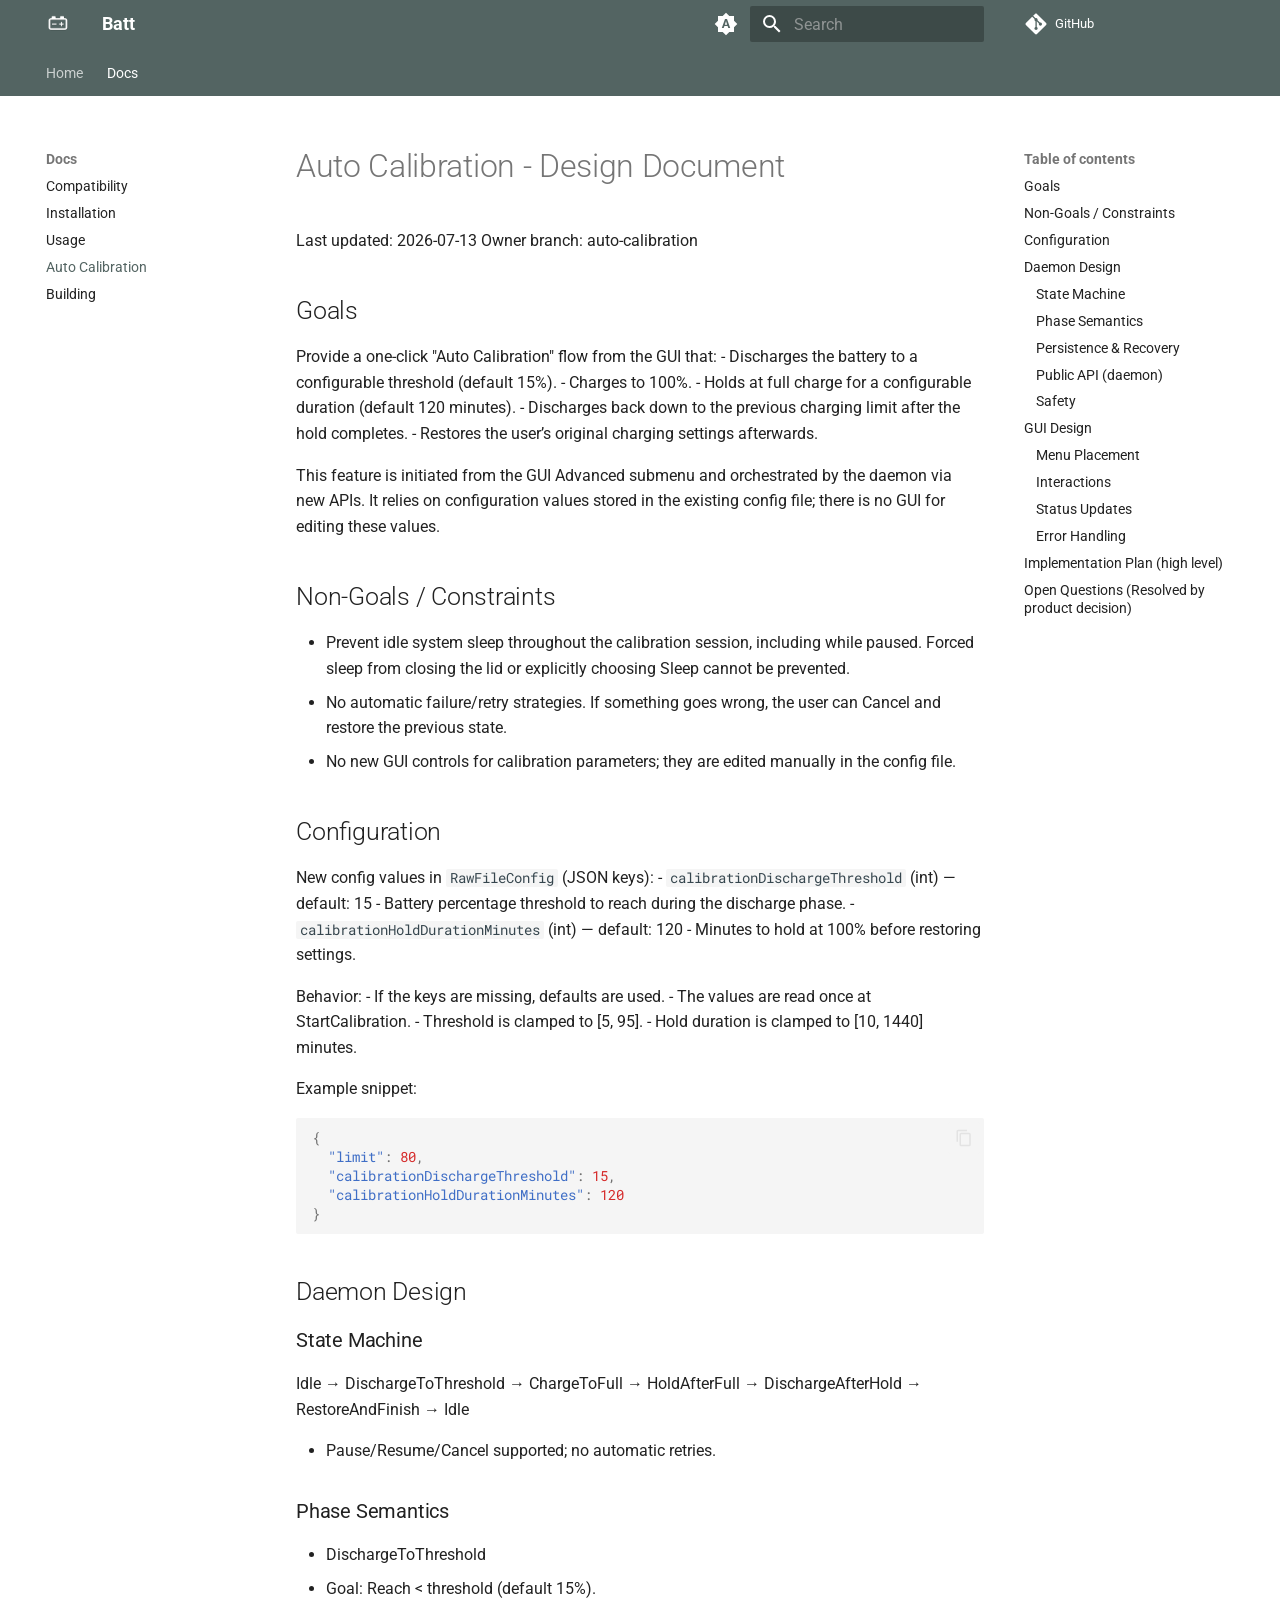
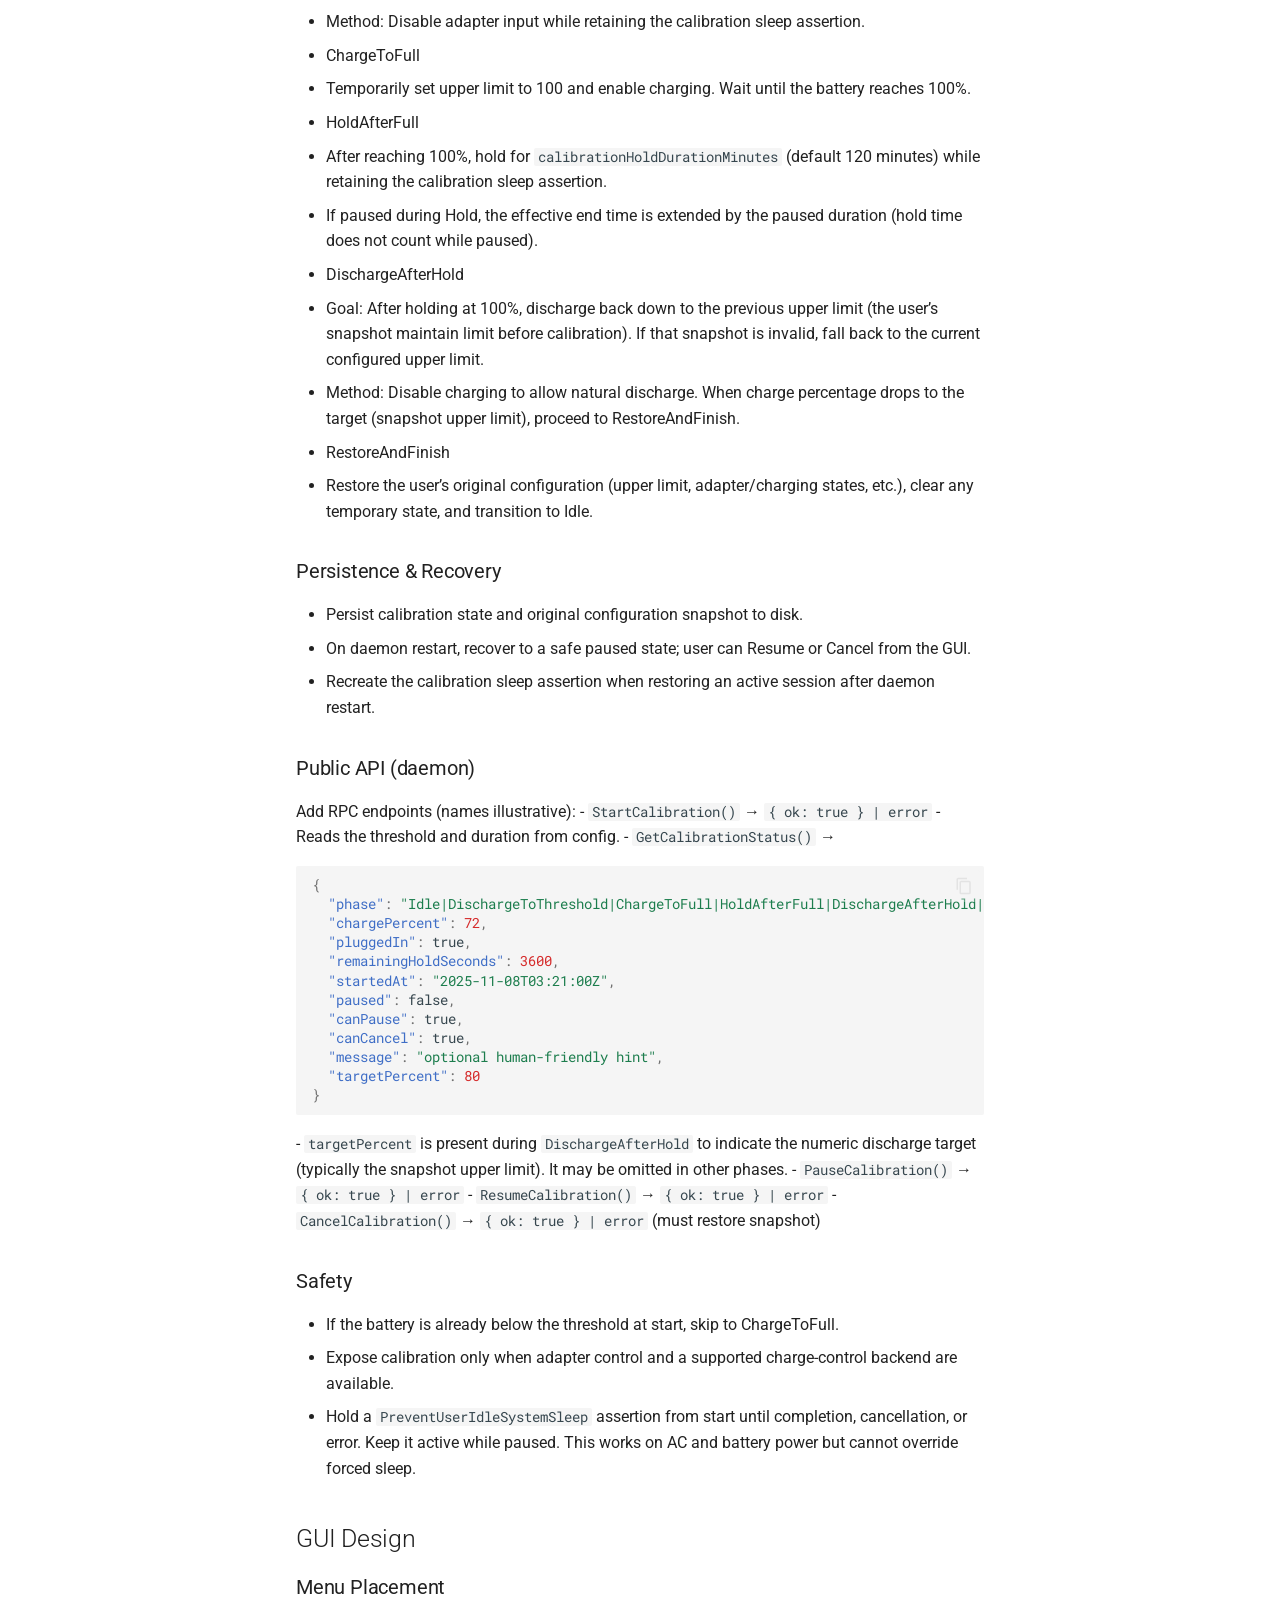
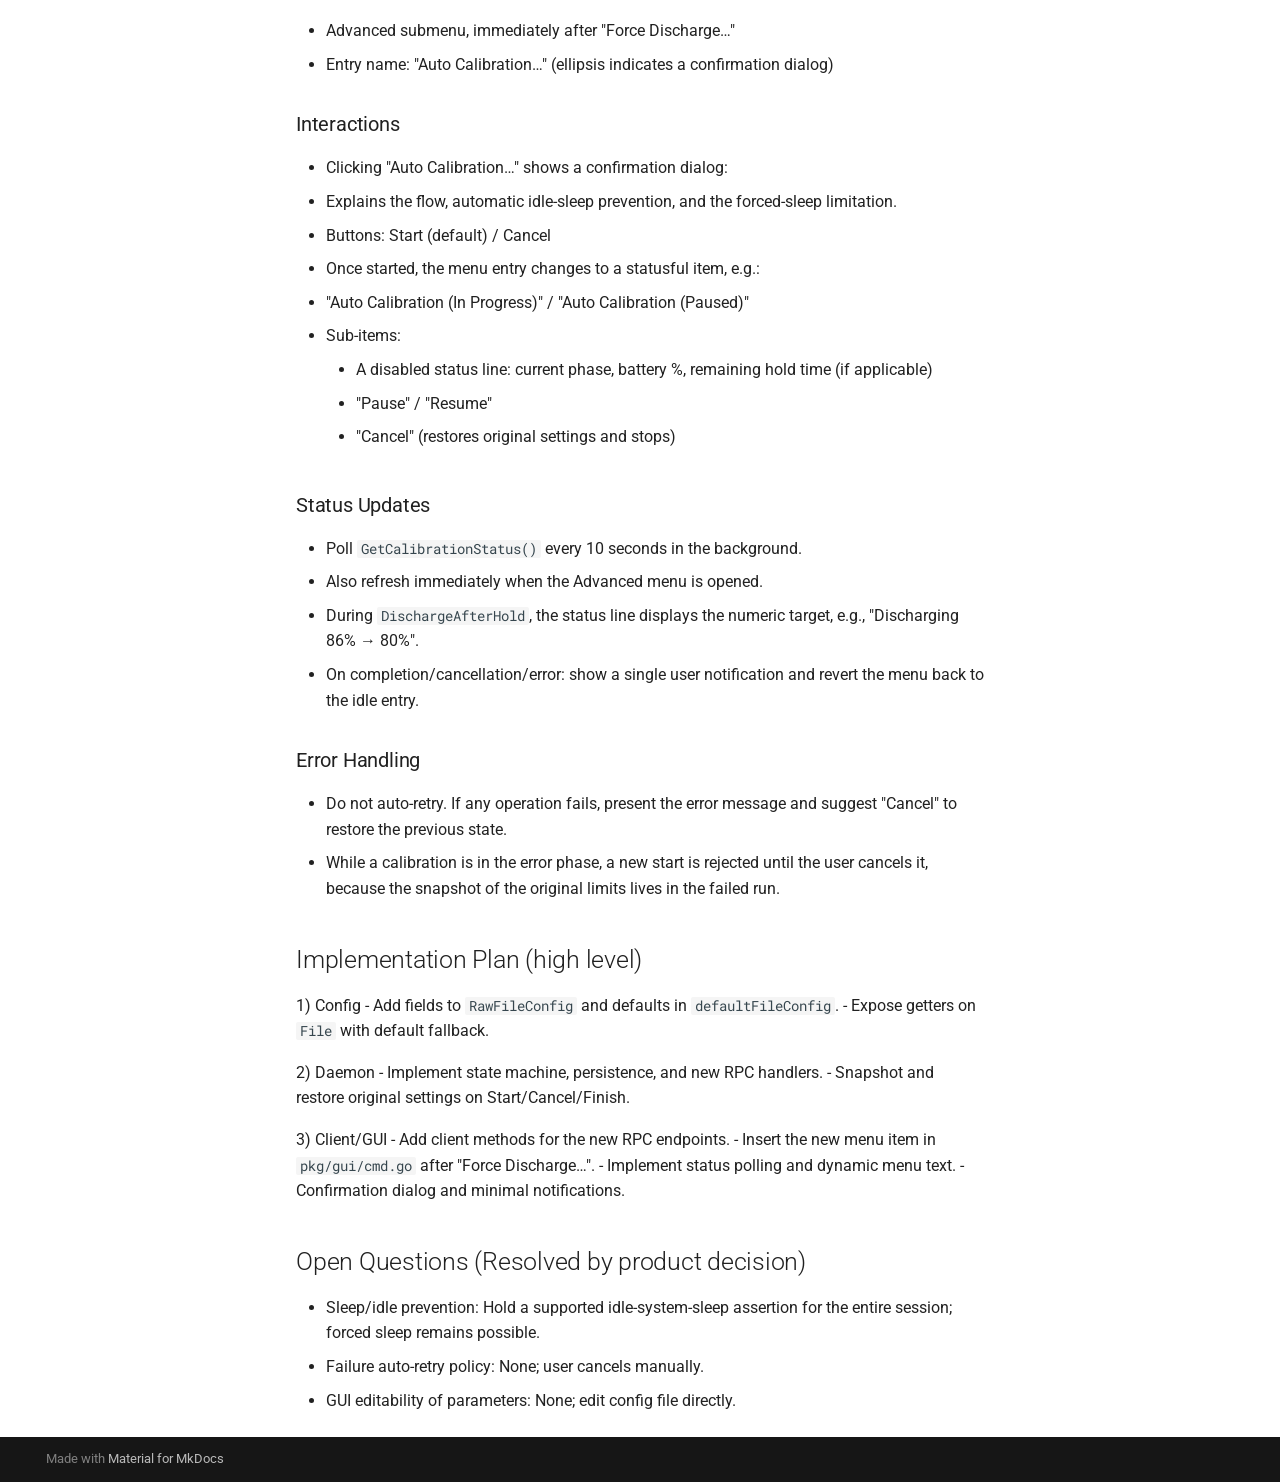
<file: auto-calibration/index.html>
<!doctype html>
<html lang="en" class="no-js">
  <head>
    
      <meta charset="utf-8">
      <meta name="viewport" content="width=device-width,initial-scale=1">
      
        <meta name="description" content="Control and limit battery charging on Apple Silicon MacBooks.">
      
      
        <meta name="author" content="charlie0129">
      
      
      
        <link rel="prev" href="../usage/">
      
      
        <link rel="next" href="../building/">
      
      
        
      
      
      <link rel="icon" href="../assets/icon.png">
      <meta name="generator" content="mkdocs-1.6.1, mkdocs-material-9.8.0">
    
    
      
        <title>Auto Calibration - Batt</title>
      
    
    
      <link rel="stylesheet" href="../assets/stylesheets/main.57a0d79d.min.css">
      
        
        <link rel="stylesheet" href="../assets/stylesheets/palette.fb2fffe2.min.css">
      
      


    
    
      
    
    
      
        
        
        <link rel="preconnect" href="https://fonts.gstatic.com" crossorigin>
        <link rel="stylesheet" href="https://fonts.googleapis.com/css?family=Roboto:300,300i,400,400i,700,700i%7CRoboto+Mono:400,400i,700,700i&display=fallback">
        <style>:root{--md-text-font:"Roboto";--md-code-font:"Roboto Mono"}</style>
      
    
    
      <link rel="stylesheet" href="../assets/stylesheets/extra.css">
    
    <script>__md_scope=new URL("..",location),__md_hash=e=>[...e].reduce(((e,_)=>(e<<5)-e+_.charCodeAt(0)),0),__md_get=(e,_=localStorage,t=__md_scope)=>JSON.parse(_.getItem(t.pathname+"."+e)),__md_set=(e,_,t=localStorage,a=__md_scope)=>{try{t.setItem(a.pathname+"."+e,JSON.stringify(_))}catch(e){}}</script>
    
      

    
    
  </head>
  
  
    
    
      
    
    
    
    
    <body dir="ltr" data-md-color-scheme="default" data-md-color-primary="custom" data-md-color-accent="custom">
  
    
    <input class="md-toggle" data-md-toggle="drawer" type="checkbox" id="__drawer" autocomplete="off">
    <input class="md-toggle" data-md-toggle="search" type="checkbox" id="__search" autocomplete="off">
    <label class="md-overlay" for="__drawer"></label>
    <div data-md-component="skip">
      
        
        <a href="#auto-calibration-design-document" class="md-skip">
          Skip to content
        </a>
      
    </div>
    <div data-md-component="announce">
      
    </div>
    
    
      

<header class="md-header" data-md-component="header">
  <nav class="md-header__inner md-grid" aria-label="Header">
    <a href=".." title="Batt" class="md-header__button md-logo" aria-label="Batt" data-md-component="logo">
      
  <img src="../assets/icon.png" alt="logo">

    </a>
    <label class="md-header__button md-icon" for="__drawer">
      
      <svg xmlns="http://www.w3.org/2000/svg" viewBox="0 0 24 24"><path d="M3 6h18v2H3zm0 5h18v2H3zm0 5h18v2H3z"/></svg>
    </label>
    <div class="md-header__title" data-md-component="header-title">
      <div class="md-header__ellipsis">
        <div class="md-header__topic">
          <span class="md-ellipsis">
            Batt
          </span>
        </div>
        <div class="md-header__topic" data-md-component="header-topic">
          <span class="md-ellipsis">
            
              Auto Calibration
            
          </span>
        </div>
      </div>
    </div>
    
      
        <form class="md-header__option" data-md-component="palette">
  
    
    
    
    <input class="md-option" data-md-color-media="(prefers-color-scheme)" data-md-color-scheme="default" data-md-color-primary="custom" data-md-color-accent="custom"  aria-label="Switch to light mode"  type="radio" name="__palette" id="__palette_0">
    
      <label class="md-header__button md-icon" title="Switch to light mode" for="__palette_1" hidden>
        <svg xmlns="http://www.w3.org/2000/svg" viewBox="0 0 24 24"><path d="m14.3 16-.7-2h-3.2l-.7 2H7.8L11 7h2l3.2 9zM20 8.69V4h-4.69L12 .69 8.69 4H4v4.69L.69 12 4 15.31V20h4.69L12 23.31 15.31 20H20v-4.69L23.31 12zm-9.15 3.96h2.3L12 9z"/></svg>
      </label>
    
  
    
    
    
    <input class="md-option" data-md-color-media="(prefers-color-scheme: light)" data-md-color-scheme="default" data-md-color-primary="custom" data-md-color-accent="custom"  aria-label="Switch to dark mode"  type="radio" name="__palette" id="__palette_1">
    
      <label class="md-header__button md-icon" title="Switch to dark mode" for="__palette_2" hidden>
        <svg xmlns="http://www.w3.org/2000/svg" viewBox="0 0 24 24"><path d="M12 8a4 4 0 0 0-4 4 4 4 0 0 0 4 4 4 4 0 0 0 4-4 4 4 0 0 0-4-4m0 10a6 6 0 0 1-6-6 6 6 0 0 1 6-6 6 6 0 0 1 6 6 6 6 0 0 1-6 6m8-9.31V4h-4.69L12 .69 8.69 4H4v4.69L.69 12 4 15.31V20h4.69L12 23.31 15.31 20H20v-4.69L23.31 12z"/></svg>
      </label>
    
  
    
    
    
    <input class="md-option" data-md-color-media="(prefers-color-scheme: dark)" data-md-color-scheme="batt" data-md-color-primary="custom" data-md-color-accent="custom"  aria-label="Switch to system preference"  type="radio" name="__palette" id="__palette_2">
    
      <label class="md-header__button md-icon" title="Switch to system preference" for="__palette_0" hidden>
        <svg xmlns="http://www.w3.org/2000/svg" viewBox="0 0 24 24"><path d="M12 18c-.89 0-1.74-.2-2.5-.55C11.56 16.5 13 14.42 13 12s-1.44-4.5-3.5-5.45C10.26 6.2 11.11 6 12 6a6 6 0 0 1 6 6 6 6 0 0 1-6 6m8-9.31V4h-4.69L12 .69 8.69 4H4v4.69L.69 12 4 15.31V20h4.69L12 23.31 15.31 20H20v-4.69L23.31 12z"/></svg>
      </label>
    
  
</form>
      
    
    
      <script>var palette=__md_get("__palette");if(palette&&palette.color){if("(prefers-color-scheme)"===palette.color.media){var media=matchMedia("(prefers-color-scheme: light)"),input=document.querySelector(media.matches?"[data-md-color-media='(prefers-color-scheme: light)']":"[data-md-color-media='(prefers-color-scheme: dark)']");palette.color.media=input.getAttribute("data-md-color-media"),palette.color.scheme=input.getAttribute("data-md-color-scheme"),palette.color.primary=input.getAttribute("data-md-color-primary"),palette.color.accent=input.getAttribute("data-md-color-accent")}for(var[key,value]of Object.entries(palette.color))document.body.setAttribute("data-md-color-"+key,value)}</script>
    
    
    
      
      
        <label class="md-header__button md-icon" for="__search">
          
          <svg xmlns="http://www.w3.org/2000/svg" viewBox="0 0 24 24"><path d="M9.5 3A6.5 6.5 0 0 1 16 9.5c0 1.61-.59 3.09-1.56 4.23l.27.27h.79l5 5-1.5 1.5-5-5v-.79l-.27-.27A6.52 6.52 0 0 1 9.5 16 6.5 6.5 0 0 1 3 9.5 6.5 6.5 0 0 1 9.5 3m0 2C7 5 5 7 5 9.5S7 14 9.5 14 14 12 14 9.5 12 5 9.5 5"/></svg>
        </label>
        <div class="md-search" data-md-component="search" role="dialog">
  <label class="md-search__overlay" for="__search"></label>
  <div class="md-search__inner" role="search">
    <form class="md-search__form" name="search">
      <input type="text" class="md-search__input" name="query" aria-label="Search" placeholder="Search" autocapitalize="off" autocorrect="off" autocomplete="off" spellcheck="false" data-md-component="search-query" required>
      <label class="md-search__icon md-icon" for="__search">
        
        <svg xmlns="http://www.w3.org/2000/svg" viewBox="0 0 24 24"><path d="M9.5 3A6.5 6.5 0 0 1 16 9.5c0 1.61-.59 3.09-1.56 4.23l.27.27h.79l5 5-1.5 1.5-5-5v-.79l-.27-.27A6.52 6.52 0 0 1 9.5 16 6.5 6.5 0 0 1 3 9.5 6.5 6.5 0 0 1 9.5 3m0 2C7 5 5 7 5 9.5S7 14 9.5 14 14 12 14 9.5 12 5 9.5 5"/></svg>
        
        <svg xmlns="http://www.w3.org/2000/svg" viewBox="0 0 24 24"><path d="M20 11v2H8l5.5 5.5-1.42 1.42L4.16 12l7.92-7.92L13.5 5.5 8 11z"/></svg>
      </label>
      <nav class="md-search__options" aria-label="Search">
        
        <button type="reset" class="md-search__icon md-icon" title="Clear" aria-label="Clear" tabindex="-1">
          
          <svg xmlns="http://www.w3.org/2000/svg" viewBox="0 0 24 24"><path d="M19 6.41 17.59 5 12 10.59 6.41 5 5 6.41 10.59 12 5 17.59 6.41 19 12 13.41 17.59 19 19 17.59 13.41 12z"/></svg>
        </button>
      </nav>
      
        <div class="md-search__suggest" data-md-component="search-suggest"></div>
      
    </form>
    <div class="md-search__output">
      <div class="md-search__scrollwrap" tabindex="0" data-md-scrollfix>
        <div class="md-search-result" data-md-component="search-result">
          <div class="md-search-result__meta">
            Initializing search
          </div>
          <ol class="md-search-result__list" role="presentation"></ol>
        </div>
      </div>
    </div>
  </div>
</div>
      
    
    
      <div class="md-header__source">
        <a href="https://github.com/charlie0129/batt" title="Go to repository" class="md-source" data-md-component="source">
  <div class="md-source__icon md-icon">
    
    <svg xmlns="http://www.w3.org/2000/svg" viewBox="0 0 448 512"><!--! Font Awesome Free 7.1.0 by @fontawesome - https://fontawesome.com License - https://fontawesome.com/license/free (Icons: CC BY 4.0, Fonts: SIL OFL 1.1, Code: MIT License) Copyright 2025 Fonticons, Inc.--><path d="M439.6 236.1 244 40.5c-5.4-5.5-12.8-8.5-20.4-8.5s-15 3-20.4 8.4L162.5 81l51.5 51.5c27.1-9.1 52.7 16.8 43.4 43.7l49.7 49.7c34.2-11.8 61.2 31 35.5 56.7-26.5 26.5-70.2-2.9-56-37.3L240.3 199v121.9c25.3 12.5 22.3 41.8 9.1 55-6.4 6.4-15.2 10.1-24.3 10.1s-17.8-3.6-24.3-10.1c-17.6-17.6-11.1-46.9 11.2-56v-123c-20.8-8.5-24.6-30.7-18.6-45L142.6 101 8.5 235.1C3 240.6 0 247.9 0 255.5s3 15 8.5 20.4l195.6 195.7c5.4 5.4 12.7 8.4 20.4 8.4s15-3 20.4-8.4l194.7-194.7c5.4-5.4 8.4-12.8 8.4-20.4s-3-15-8.4-20.4"/></svg>
  </div>
  <div class="md-source__repository">
    GitHub
  </div>
</a>
      </div>
    
  </nav>
  
</header>
    
    <div class="md-container" data-md-component="container">
      
      
        
          
            
<nav class="md-tabs" aria-label="Tabs" data-md-component="tabs">
  <div class="md-grid">
    <ul class="md-tabs__list">
      
        
  
  
  
  
    
    
      <li class="md-tabs__item">
        <a href=".." class="md-tabs__link">
          
  
  
  Home

        </a>
      </li>
    
  

      
        
  
  
  
    
  
  
    
    
      <li class="md-tabs__item md-tabs__item--active">
        <a href="../compatibility/" class="md-tabs__link">
          
  
  
  Docs

        </a>
      </li>
    
  

      
    </ul>
  </div>
</nav>
          
        
      
      <main class="md-main" data-md-component="main">
        <div class="md-main__inner md-grid">
          
            
              
              <div class="md-sidebar md-sidebar--primary" data-md-component="sidebar" data-md-type="navigation" >
                <div class="md-sidebar__scrollwrap">
                  <div class="md-sidebar__inner">
                    


  


<nav class="md-nav md-nav--primary md-nav--lifted" aria-label="Navigation" data-md-level="0">
  <label class="md-nav__title" for="__drawer">
    <a href=".." title="Batt" class="md-nav__button md-logo" aria-label="Batt" data-md-component="logo">
      
  <img src="../assets/icon.png" alt="logo">

    </a>
    Batt
  </label>
  
    <div class="md-nav__source">
      <a href="https://github.com/charlie0129/batt" title="Go to repository" class="md-source" data-md-component="source">
  <div class="md-source__icon md-icon">
    
    <svg xmlns="http://www.w3.org/2000/svg" viewBox="0 0 448 512"><!--! Font Awesome Free 7.1.0 by @fontawesome - https://fontawesome.com License - https://fontawesome.com/license/free (Icons: CC BY 4.0, Fonts: SIL OFL 1.1, Code: MIT License) Copyright 2025 Fonticons, Inc.--><path d="M439.6 236.1 244 40.5c-5.4-5.5-12.8-8.5-20.4-8.5s-15 3-20.4 8.4L162.5 81l51.5 51.5c27.1-9.1 52.7 16.8 43.4 43.7l49.7 49.7c34.2-11.8 61.2 31 35.5 56.7-26.5 26.5-70.2-2.9-56-37.3L240.3 199v121.9c25.3 12.5 22.3 41.8 9.1 55-6.4 6.4-15.2 10.1-24.3 10.1s-17.8-3.6-24.3-10.1c-17.6-17.6-11.1-46.9 11.2-56v-123c-20.8-8.5-24.6-30.7-18.6-45L142.6 101 8.5 235.1C3 240.6 0 247.9 0 255.5s3 15 8.5 20.4l195.6 195.7c5.4 5.4 12.7 8.4 20.4 8.4s15-3 20.4-8.4l194.7-194.7c5.4-5.4 8.4-12.8 8.4-20.4s-3-15-8.4-20.4"/></svg>
  </div>
  <div class="md-source__repository">
    GitHub
  </div>
</a>
    </div>
  
  <ul class="md-nav__list" data-md-scrollfix>
    
      
      
  
  
  
  
    
    
    
    
      
      
        
      
    
    
    <li class="md-nav__item md-nav__item--nested">
      
        
        
        <input class="md-nav__toggle md-toggle " type="checkbox" id="__nav_1" >
        
          
          <label class="md-nav__link" for="__nav_1" id="__nav_1_label" tabindex="0">
            
  
  
  <span class="md-ellipsis">
    
  
    Home
  

    
  </span>
  
  

            <span class="md-nav__icon md-icon"></span>
          </label>
        
        <nav class="md-nav" data-md-level="1" aria-labelledby="__nav_1_label" aria-expanded="false">
          <label class="md-nav__title" for="__nav_1">
            <span class="md-nav__icon md-icon"></span>
            
  
    Home
  

          </label>
          <ul class="md-nav__list" data-md-scrollfix>
            
              
                
  
  
  
  
    <li class="md-nav__item">
      <a href=".." class="md-nav__link">
        
  
  
  <span class="md-ellipsis">
    
  
    Batt
  

    
  </span>
  
  

      </a>
    </li>
  

              
            
              
                
  
  
  
  
    <li class="md-nav__item">
      <a href="../compatibility/" class="md-nav__link">
        
  
  
  <span class="md-ellipsis">
    
  
    Compatibility
  

    
  </span>
  
  

      </a>
    </li>
  

              
            
              
                
  
  
  
  
    <li class="md-nav__item">
      <a href="../installation/" class="md-nav__link">
        
  
  
  <span class="md-ellipsis">
    
  
    Installation
  

    
  </span>
  
  

      </a>
    </li>
  

              
            
              
                
  
  
  
  
    <li class="md-nav__item">
      <a href="../usage/" class="md-nav__link">
        
  
  
  <span class="md-ellipsis">
    
  
    Usage
  

    
  </span>
  
  

      </a>
    </li>
  

              
            
              
                
  
  
  
  
    <li class="md-nav__item">
      <a href="../building/" class="md-nav__link">
        
  
  
  <span class="md-ellipsis">
    
  
    Building
  

    
  </span>
  
  

      </a>
    </li>
  

              
            
              
                
  
  
  
  
    <li class="md-nav__item">
      <a href="../faq/" class="md-nav__link">
        
  
  
  <span class="md-ellipsis">
    
  
    FAQ
  

    
  </span>
  
  

      </a>
    </li>
  

              
            
              
                
  
  
  
  
    <li class="md-nav__item">
      <a href="../comparison/" class="md-nav__link">
        
  
  
  <span class="md-ellipsis">
    
  
    Comparison
  

    
  </span>
  
  

      </a>
    </li>
  

              
            
          </ul>
        </nav>
      
    </li>
  

    
      
      
  
  
    
  
  
  
    
    
    
    
      
        
        
      
      
        
      
    
    
    <li class="md-nav__item md-nav__item--active md-nav__item--section md-nav__item--nested">
      
        
        
        <input class="md-nav__toggle md-toggle " type="checkbox" id="__nav_2" checked>
        
          
          <label class="md-nav__link" for="__nav_2" id="__nav_2_label" tabindex="">
            
  
  
  <span class="md-ellipsis">
    
  
    Docs
  

    
  </span>
  
  

            <span class="md-nav__icon md-icon"></span>
          </label>
        
        <nav class="md-nav" data-md-level="1" aria-labelledby="__nav_2_label" aria-expanded="true">
          <label class="md-nav__title" for="__nav_2">
            <span class="md-nav__icon md-icon"></span>
            
  
    Docs
  

          </label>
          <ul class="md-nav__list" data-md-scrollfix>
            
              
                
  
  
  
  
    <li class="md-nav__item">
      <a href="../compatibility/" class="md-nav__link">
        
  
  
  <span class="md-ellipsis">
    
  
    Compatibility
  

    
  </span>
  
  

      </a>
    </li>
  

              
            
              
                
  
  
  
  
    <li class="md-nav__item">
      <a href="../installation/" class="md-nav__link">
        
  
  
  <span class="md-ellipsis">
    
  
    Installation
  

    
  </span>
  
  

      </a>
    </li>
  

              
            
              
                
  
  
  
  
    <li class="md-nav__item">
      <a href="../usage/" class="md-nav__link">
        
  
  
  <span class="md-ellipsis">
    
  
    Usage
  

    
  </span>
  
  

      </a>
    </li>
  

              
            
              
                
  
  
    
  
  
  
    <li class="md-nav__item md-nav__item--active">
      
      <input class="md-nav__toggle md-toggle" type="checkbox" id="__toc">
      
      
        
      
      
        <label class="md-nav__link md-nav__link--active" for="__toc">
          
  
  
  <span class="md-ellipsis">
    
  
    Auto Calibration
  

    
  </span>
  
  

          <span class="md-nav__icon md-icon"></span>
        </label>
      
      <a href="./" class="md-nav__link md-nav__link--active">
        
  
  
  <span class="md-ellipsis">
    
  
    Auto Calibration
  

    
  </span>
  
  

      </a>
      
        

<nav class="md-nav md-nav--secondary" aria-label="Table of contents">
  
  
  
    
  
  
    <label class="md-nav__title" for="__toc">
      <span class="md-nav__icon md-icon"></span>
      Table of contents
    </label>
    <ul class="md-nav__list" data-md-component="toc" data-md-scrollfix>
      
        <li class="md-nav__item">
  <a href="#goals" class="md-nav__link">
    <span class="md-ellipsis">
      
        Goals
      
    </span>
  </a>
  
</li>
      
        <li class="md-nav__item">
  <a href="#non-goals-constraints" class="md-nav__link">
    <span class="md-ellipsis">
      
        Non-Goals / Constraints
      
    </span>
  </a>
  
</li>
      
        <li class="md-nav__item">
  <a href="#configuration" class="md-nav__link">
    <span class="md-ellipsis">
      
        Configuration
      
    </span>
  </a>
  
</li>
      
        <li class="md-nav__item">
  <a href="#daemon-design" class="md-nav__link">
    <span class="md-ellipsis">
      
        Daemon Design
      
    </span>
  </a>
  
    <nav class="md-nav" aria-label="Daemon Design">
      <ul class="md-nav__list">
        
          <li class="md-nav__item">
  <a href="#state-machine" class="md-nav__link">
    <span class="md-ellipsis">
      
        State Machine
      
    </span>
  </a>
  
</li>
        
          <li class="md-nav__item">
  <a href="#phase-semantics" class="md-nav__link">
    <span class="md-ellipsis">
      
        Phase Semantics
      
    </span>
  </a>
  
</li>
        
          <li class="md-nav__item">
  <a href="#persistence-recovery" class="md-nav__link">
    <span class="md-ellipsis">
      
        Persistence &amp; Recovery
      
    </span>
  </a>
  
</li>
        
          <li class="md-nav__item">
  <a href="#public-api-daemon" class="md-nav__link">
    <span class="md-ellipsis">
      
        Public API (daemon)
      
    </span>
  </a>
  
</li>
        
          <li class="md-nav__item">
  <a href="#safety" class="md-nav__link">
    <span class="md-ellipsis">
      
        Safety
      
    </span>
  </a>
  
</li>
        
      </ul>
    </nav>
  
</li>
      
        <li class="md-nav__item">
  <a href="#gui-design" class="md-nav__link">
    <span class="md-ellipsis">
      
        GUI Design
      
    </span>
  </a>
  
    <nav class="md-nav" aria-label="GUI Design">
      <ul class="md-nav__list">
        
          <li class="md-nav__item">
  <a href="#menu-placement" class="md-nav__link">
    <span class="md-ellipsis">
      
        Menu Placement
      
    </span>
  </a>
  
</li>
        
          <li class="md-nav__item">
  <a href="#interactions" class="md-nav__link">
    <span class="md-ellipsis">
      
        Interactions
      
    </span>
  </a>
  
</li>
        
          <li class="md-nav__item">
  <a href="#status-updates" class="md-nav__link">
    <span class="md-ellipsis">
      
        Status Updates
      
    </span>
  </a>
  
</li>
        
          <li class="md-nav__item">
  <a href="#error-handling" class="md-nav__link">
    <span class="md-ellipsis">
      
        Error Handling
      
    </span>
  </a>
  
</li>
        
      </ul>
    </nav>
  
</li>
      
        <li class="md-nav__item">
  <a href="#implementation-plan-high-level" class="md-nav__link">
    <span class="md-ellipsis">
      
        Implementation Plan (high level)
      
    </span>
  </a>
  
</li>
      
        <li class="md-nav__item">
  <a href="#open-questions-resolved-by-product-decision" class="md-nav__link">
    <span class="md-ellipsis">
      
        Open Questions (Resolved by product decision)
      
    </span>
  </a>
  
</li>
      
    </ul>
  
</nav>
      
    </li>
  

              
            
              
                
  
  
  
  
    <li class="md-nav__item">
      <a href="../building/" class="md-nav__link">
        
  
  
  <span class="md-ellipsis">
    
  
    Building
  

    
  </span>
  
  

      </a>
    </li>
  

              
            
          </ul>
        </nav>
      
    </li>
  

    
  </ul>
</nav>
                  </div>
                </div>
              </div>
            
            
              
              <div class="md-sidebar md-sidebar--secondary" data-md-component="sidebar" data-md-type="toc" >
                <div class="md-sidebar__scrollwrap">
                  <div class="md-sidebar__inner">
                    

<nav class="md-nav md-nav--secondary" aria-label="Table of contents">
  
  
  
    
  
  
    <label class="md-nav__title" for="__toc">
      <span class="md-nav__icon md-icon"></span>
      Table of contents
    </label>
    <ul class="md-nav__list" data-md-component="toc" data-md-scrollfix>
      
        <li class="md-nav__item">
  <a href="#goals" class="md-nav__link">
    <span class="md-ellipsis">
      
        Goals
      
    </span>
  </a>
  
</li>
      
        <li class="md-nav__item">
  <a href="#non-goals-constraints" class="md-nav__link">
    <span class="md-ellipsis">
      
        Non-Goals / Constraints
      
    </span>
  </a>
  
</li>
      
        <li class="md-nav__item">
  <a href="#configuration" class="md-nav__link">
    <span class="md-ellipsis">
      
        Configuration
      
    </span>
  </a>
  
</li>
      
        <li class="md-nav__item">
  <a href="#daemon-design" class="md-nav__link">
    <span class="md-ellipsis">
      
        Daemon Design
      
    </span>
  </a>
  
    <nav class="md-nav" aria-label="Daemon Design">
      <ul class="md-nav__list">
        
          <li class="md-nav__item">
  <a href="#state-machine" class="md-nav__link">
    <span class="md-ellipsis">
      
        State Machine
      
    </span>
  </a>
  
</li>
        
          <li class="md-nav__item">
  <a href="#phase-semantics" class="md-nav__link">
    <span class="md-ellipsis">
      
        Phase Semantics
      
    </span>
  </a>
  
</li>
        
          <li class="md-nav__item">
  <a href="#persistence-recovery" class="md-nav__link">
    <span class="md-ellipsis">
      
        Persistence &amp; Recovery
      
    </span>
  </a>
  
</li>
        
          <li class="md-nav__item">
  <a href="#public-api-daemon" class="md-nav__link">
    <span class="md-ellipsis">
      
        Public API (daemon)
      
    </span>
  </a>
  
</li>
        
          <li class="md-nav__item">
  <a href="#safety" class="md-nav__link">
    <span class="md-ellipsis">
      
        Safety
      
    </span>
  </a>
  
</li>
        
      </ul>
    </nav>
  
</li>
      
        <li class="md-nav__item">
  <a href="#gui-design" class="md-nav__link">
    <span class="md-ellipsis">
      
        GUI Design
      
    </span>
  </a>
  
    <nav class="md-nav" aria-label="GUI Design">
      <ul class="md-nav__list">
        
          <li class="md-nav__item">
  <a href="#menu-placement" class="md-nav__link">
    <span class="md-ellipsis">
      
        Menu Placement
      
    </span>
  </a>
  
</li>
        
          <li class="md-nav__item">
  <a href="#interactions" class="md-nav__link">
    <span class="md-ellipsis">
      
        Interactions
      
    </span>
  </a>
  
</li>
        
          <li class="md-nav__item">
  <a href="#status-updates" class="md-nav__link">
    <span class="md-ellipsis">
      
        Status Updates
      
    </span>
  </a>
  
</li>
        
          <li class="md-nav__item">
  <a href="#error-handling" class="md-nav__link">
    <span class="md-ellipsis">
      
        Error Handling
      
    </span>
  </a>
  
</li>
        
      </ul>
    </nav>
  
</li>
      
        <li class="md-nav__item">
  <a href="#implementation-plan-high-level" class="md-nav__link">
    <span class="md-ellipsis">
      
        Implementation Plan (high level)
      
    </span>
  </a>
  
</li>
      
        <li class="md-nav__item">
  <a href="#open-questions-resolved-by-product-decision" class="md-nav__link">
    <span class="md-ellipsis">
      
        Open Questions (Resolved by product decision)
      
    </span>
  </a>
  
</li>
      
    </ul>
  
</nav>
                  </div>
                </div>
              </div>
            
          
          
            <div class="md-content" data-md-component="content">
              
              <article class="md-content__inner md-typeset">
                
                  


  
  


<h1 id="auto-calibration-design-document">Auto Calibration - Design Document<a class="headerlink" href="#auto-calibration-design-document" title="Permanent link">&para;</a></h1>
<p>Last updated: 2026-07-13
Owner branch: auto-calibration</p>
<h2 id="goals">Goals<a class="headerlink" href="#goals" title="Permanent link">&para;</a></h2>
<p>Provide a one-click "Auto Calibration" flow from the GUI that:
- Discharges the battery to a configurable threshold (default 15%).
- Charges to 100%.
- Holds at full charge for a configurable duration (default 120 minutes).
- Discharges back down to the previous charging limit after the hold completes.
- Restores the user’s original charging settings afterwards.</p>
<p>This feature is initiated from the GUI Advanced submenu and orchestrated by the daemon via new APIs. It relies on configuration values stored in the existing config file; there is no GUI for editing these values.</p>
<h2 id="non-goals-constraints">Non-Goals / Constraints<a class="headerlink" href="#non-goals-constraints" title="Permanent link">&para;</a></h2>
<ul>
<li>Prevent idle system sleep throughout the calibration session, including while paused. Forced sleep from closing the lid or explicitly choosing Sleep cannot be prevented.</li>
<li>No automatic failure/retry strategies. If something goes wrong, the user can Cancel and restore the previous state.</li>
<li>No new GUI controls for calibration parameters; they are edited manually in the config file.</li>
</ul>
<h2 id="configuration">Configuration<a class="headerlink" href="#configuration" title="Permanent link">&para;</a></h2>
<p>New config values in <code>RawFileConfig</code> (JSON keys):
- <code>calibrationDischargeThreshold</code> (int) — default: 15
  - Battery percentage threshold to reach during the discharge phase.
- <code>calibrationHoldDurationMinutes</code> (int) — default: 120
  - Minutes to hold at 100% before restoring settings.</p>
<p>Behavior:
- If the keys are missing, defaults are used.
- The values are read once at StartCalibration.
- Threshold is clamped to [5, 95].
- Hold duration is clamped to [10, 1440] minutes.</p>
<p>Example snippet:
<div class="highlight"><pre><span></span><code><span class="p">{</span>
<span class="w">  </span><span class="nt">"limit"</span><span class="p">:</span><span class="w"> </span><span class="mi">80</span><span class="p">,</span>
<span class="w">  </span><span class="nt">"calibrationDischargeThreshold"</span><span class="p">:</span><span class="w"> </span><span class="mi">15</span><span class="p">,</span>
<span class="w">  </span><span class="nt">"calibrationHoldDurationMinutes"</span><span class="p">:</span><span class="w"> </span><span class="mi">120</span>
<span class="p">}</span>
</code></pre></div></p>
<h2 id="daemon-design">Daemon Design<a class="headerlink" href="#daemon-design" title="Permanent link">&para;</a></h2>
<h3 id="state-machine">State Machine<a class="headerlink" href="#state-machine" title="Permanent link">&para;</a></h3>
<p>Idle → DischargeToThreshold → ChargeToFull → HoldAfterFull → DischargeAfterHold → RestoreAndFinish → Idle</p>
<ul>
<li>Pause/Resume/Cancel supported; no automatic retries.</li>
</ul>
<h3 id="phase-semantics">Phase Semantics<a class="headerlink" href="#phase-semantics" title="Permanent link">&para;</a></h3>
<ul>
<li>DischargeToThreshold</li>
<li>Goal: Reach &lt; threshold (default 15%).</li>
<li>
<p>Method: Disable adapter input while retaining the calibration sleep assertion.</p>
</li>
<li>
<p>ChargeToFull</p>
</li>
<li>
<p>Temporarily set upper limit to 100 and enable charging. Wait until the battery reaches 100%.</p>
</li>
<li>
<p>HoldAfterFull</p>
</li>
<li>After reaching 100%, hold for <code>calibrationHoldDurationMinutes</code> (default 120 minutes) while retaining the calibration sleep assertion.</li>
<li>
<p>If paused during Hold, the effective end time is extended by the paused duration (hold time does not count while paused).</p>
</li>
<li>
<p>DischargeAfterHold</p>
</li>
<li>Goal: After holding at 100%, discharge back down to the previous upper limit (the user’s snapshot maintain limit before calibration). If that snapshot is invalid, fall back to the current configured upper limit.</li>
<li>
<p>Method: Disable charging to allow natural discharge. When charge percentage drops to the target (snapshot upper limit), proceed to RestoreAndFinish.</p>
</li>
<li>
<p>RestoreAndFinish</p>
</li>
<li>Restore the user’s original configuration (upper limit, adapter/charging states, etc.), clear any temporary state, and transition to Idle.</li>
</ul>
<h3 id="persistence-recovery">Persistence &amp; Recovery<a class="headerlink" href="#persistence-recovery" title="Permanent link">&para;</a></h3>
<ul>
<li>Persist calibration state and original configuration snapshot to disk.</li>
<li>On daemon restart, recover to a safe paused state; user can Resume or Cancel from the GUI.</li>
<li>Recreate the calibration sleep assertion when restoring an active session after daemon restart.</li>
</ul>
<h3 id="public-api-daemon">Public API (daemon)<a class="headerlink" href="#public-api-daemon" title="Permanent link">&para;</a></h3>
<p>Add RPC endpoints (names illustrative):
- <code>StartCalibration()</code> → <code>{ ok: true } | error</code>
  - Reads the threshold and duration from config.
- <code>GetCalibrationStatus()</code> →
  <div class="highlight"><pre><span></span><code><span class="p">{</span>
<span class="w">  </span><span class="nt">"phase"</span><span class="p">:</span><span class="w"> </span><span class="s2">"Idle|DischargeToThreshold|ChargeToFull|HoldAfterFull|DischargeAfterHold|RestoreAndFinish|Error"</span><span class="p">,</span>
<span class="w">  </span><span class="nt">"chargePercent"</span><span class="p">:</span><span class="w"> </span><span class="mi">72</span><span class="p">,</span>
<span class="w">  </span><span class="nt">"pluggedIn"</span><span class="p">:</span><span class="w"> </span><span class="kc">true</span><span class="p">,</span>
<span class="w">  </span><span class="nt">"remainingHoldSeconds"</span><span class="p">:</span><span class="w"> </span><span class="mi">3600</span><span class="p">,</span>
<span class="w">  </span><span class="nt">"startedAt"</span><span class="p">:</span><span class="w"> </span><span class="s2">"2025-11-08T03:21:00Z"</span><span class="p">,</span>
<span class="w">  </span><span class="nt">"paused"</span><span class="p">:</span><span class="w"> </span><span class="kc">false</span><span class="p">,</span>
<span class="w">  </span><span class="nt">"canPause"</span><span class="p">:</span><span class="w"> </span><span class="kc">true</span><span class="p">,</span>
<span class="w">  </span><span class="nt">"canCancel"</span><span class="p">:</span><span class="w"> </span><span class="kc">true</span><span class="p">,</span>
<span class="w">  </span><span class="nt">"message"</span><span class="p">:</span><span class="w"> </span><span class="s2">"optional human-friendly hint"</span><span class="p">,</span>
<span class="w">  </span><span class="nt">"targetPercent"</span><span class="p">:</span><span class="w"> </span><span class="mi">80</span>
<span class="p">}</span>
</code></pre></div>
  - <code>targetPercent</code> is present during <code>DischargeAfterHold</code> to indicate the numeric discharge target (typically the snapshot upper limit). It may be omitted in other phases.
- <code>PauseCalibration()</code> → <code>{ ok: true } | error</code>
- <code>ResumeCalibration()</code> → <code>{ ok: true } | error</code>
- <code>CancelCalibration()</code> → <code>{ ok: true } | error</code> (must restore snapshot)</p>
<h3 id="safety">Safety<a class="headerlink" href="#safety" title="Permanent link">&para;</a></h3>
<ul>
<li>If the battery is already below the threshold at start, skip to ChargeToFull.</li>
<li>Expose calibration only when adapter control and a supported charge-control backend are available.</li>
<li>Hold a <code>PreventUserIdleSystemSleep</code> assertion from start until completion, cancellation, or error. Keep it active while paused. This works on AC and battery power but cannot override forced sleep.</li>
</ul>
<h2 id="gui-design">GUI Design<a class="headerlink" href="#gui-design" title="Permanent link">&para;</a></h2>
<h3 id="menu-placement">Menu Placement<a class="headerlink" href="#menu-placement" title="Permanent link">&para;</a></h3>
<ul>
<li>Advanced submenu, immediately after "Force Discharge…"</li>
<li>Entry name: "Auto Calibration…" (ellipsis indicates a confirmation dialog)</li>
</ul>
<h3 id="interactions">Interactions<a class="headerlink" href="#interactions" title="Permanent link">&para;</a></h3>
<ul>
<li>Clicking "Auto Calibration…" shows a confirmation dialog:</li>
<li>Explains the flow, automatic idle-sleep prevention, and the forced-sleep limitation.</li>
<li>
<p>Buttons: Start (default) / Cancel</p>
</li>
<li>
<p>Once started, the menu entry changes to a statusful item, e.g.:</p>
</li>
<li>"Auto Calibration (In Progress)" / "Auto Calibration (Paused)"</li>
<li>Sub-items:<ul>
<li>A disabled status line: current phase, battery %, remaining hold time (if applicable)</li>
<li>"Pause" / "Resume"</li>
<li>"Cancel" (restores original settings and stops)</li>
</ul>
</li>
</ul>
<h3 id="status-updates">Status Updates<a class="headerlink" href="#status-updates" title="Permanent link">&para;</a></h3>
<ul>
<li>Poll <code>GetCalibrationStatus()</code> every 10 seconds in the background.</li>
<li>Also refresh immediately when the Advanced menu is opened.</li>
<li>During <code>DischargeAfterHold</code>, the status line displays the numeric target, e.g., "Discharging 86% → 80%".</li>
<li>On completion/cancellation/error: show a single user notification and revert the menu back to the idle entry.</li>
</ul>
<h3 id="error-handling">Error Handling<a class="headerlink" href="#error-handling" title="Permanent link">&para;</a></h3>
<ul>
<li>Do not auto-retry. If any operation fails, present the error message and suggest "Cancel" to restore the previous state.</li>
<li>While a calibration is in the error phase, a new start is rejected until the user cancels it, because the snapshot of the original limits lives in the failed run.</li>
</ul>
<h2 id="implementation-plan-high-level">Implementation Plan (high level)<a class="headerlink" href="#implementation-plan-high-level" title="Permanent link">&para;</a></h2>
<p>1) Config
- Add fields to <code>RawFileConfig</code> and defaults in <code>defaultFileConfig</code>.
- Expose getters on <code>File</code> with default fallback.</p>
<p>2) Daemon
- Implement state machine, persistence, and new RPC handlers.
- Snapshot and restore original settings on Start/Cancel/Finish.</p>
<p>3) Client/GUI
- Add client methods for the new RPC endpoints.
- Insert the new menu item in <code>pkg/gui/cmd.go</code> after "Force Discharge…".
- Implement status polling and dynamic menu text.
- Confirmation dialog and minimal notifications.</p>
<h2 id="open-questions-resolved-by-product-decision">Open Questions (Resolved by product decision)<a class="headerlink" href="#open-questions-resolved-by-product-decision" title="Permanent link">&para;</a></h2>
<ul>
<li>Sleep/idle prevention: Hold a supported idle-system-sleep assertion for the entire session; forced sleep remains possible.</li>
<li>Failure auto-retry policy: None; user cancels manually.</li>
<li>GUI editability of parameters: None; edit config file directly.</li>
</ul>












                
              </article>
            </div>
          
          
<script>var target=document.getElementById(location.hash.slice(1));target&&target.name&&(target.checked=target.name.startsWith("__tabbed_"))</script>
        </div>
        
          <button type="button" class="md-top md-icon" data-md-component="top" hidden>
  
  <svg xmlns="http://www.w3.org/2000/svg" viewBox="0 0 24 24"><path d="M13 20h-2V8l-5.5 5.5-1.42-1.42L12 4.16l7.92 7.92-1.42 1.42L13 8z"/></svg>
  Back to top
</button>
        
      </main>
      
        <footer class="md-footer">
  
  <div class="md-footer-meta md-typeset">
    <div class="md-footer-meta__inner md-grid">
      <div class="md-copyright">
  
  
    Made with
    <a href="https://squidfunk.github.io/mkdocs-material/" target="_blank" rel="noopener">
      Material for MkDocs
    </a>
  
</div>
      
    </div>
  </div>
</footer>
      
    </div>
    <div class="md-dialog" data-md-component="dialog">
      <div class="md-dialog__inner md-typeset"></div>
    </div>
    
    
    
      
      
      <script id="__config" type="application/json">{"annotate": null, "base": "..", "features": ["navigation.tabs", "navigation.sections", "navigation.top", "content.code.copy", "search.suggest", "search.highlight"], "search": "../assets/javascripts/workers/search.a7633da7.min.js", "tags": null, "translations": {"clipboard.copied": "Copied to clipboard", "clipboard.copy": "Copy to clipboard", "search.result.more.one": "1 more on this page", "search.result.more.other": "# more on this page", "search.result.none": "No matching documents", "search.result.one": "1 matching document", "search.result.other": "# matching documents", "search.result.placeholder": "Type to start searching", "search.result.term.missing": "Missing", "select.version": "Select version"}, "version": null}</script>
    
    
      <script src="../assets/javascripts/bundle.c21346df.min.js"></script>
      
    
  </body>
</html>
</file>
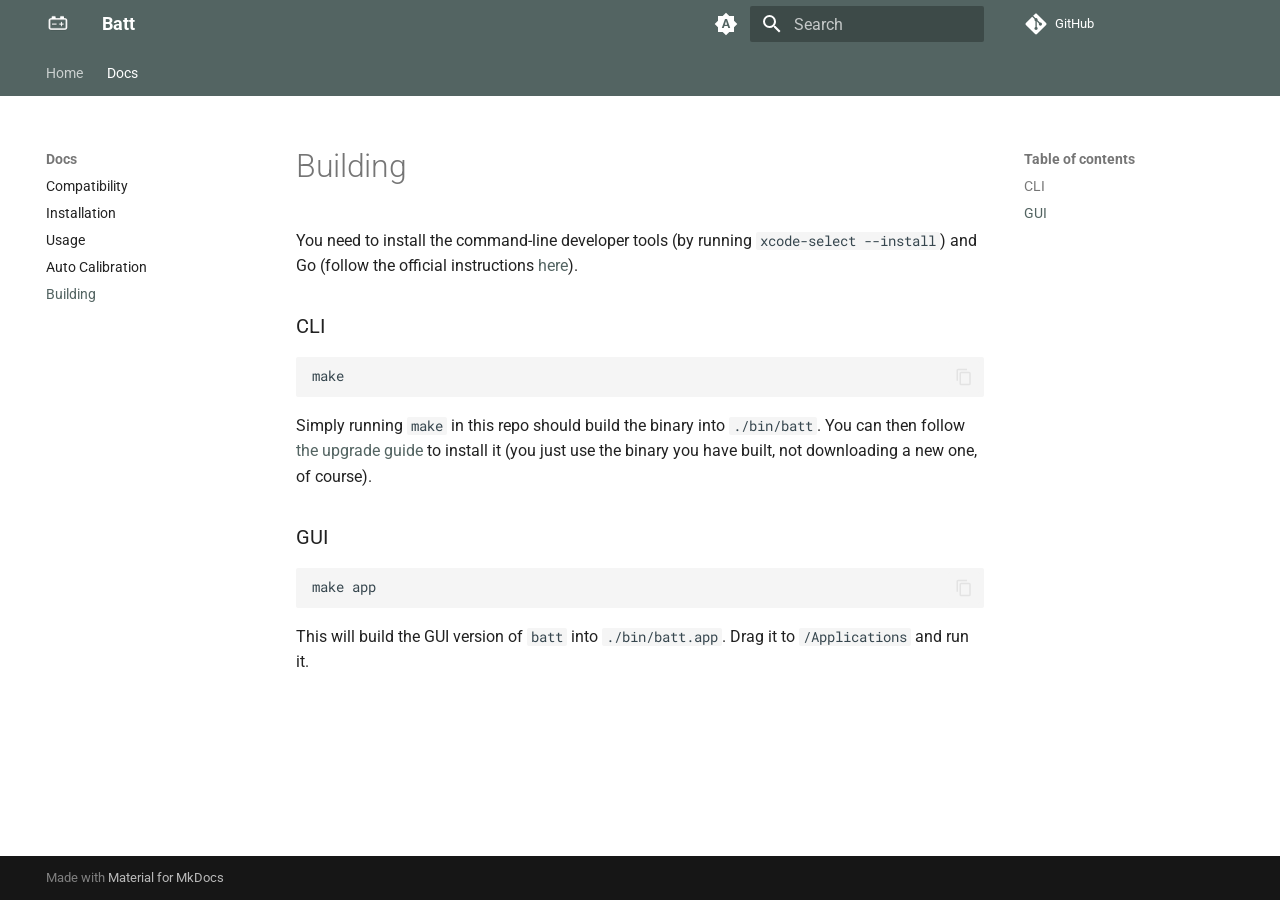
<file: building/index.html>
<!doctype html>
<html lang="en" class="no-js">
  <head>
    
      <meta charset="utf-8">
      <meta name="viewport" content="width=device-width,initial-scale=1">
      
        <meta name="description" content="Control and limit battery charging on Apple Silicon MacBooks.">
      
      
        <meta name="author" content="charlie0129">
      
      
      
        <link rel="prev" href="../auto-calibration/">
      
      
      
        
      
      
      <link rel="icon" href="../assets/icon.png">
      <meta name="generator" content="mkdocs-1.6.1, mkdocs-material-9.8.0">
    
    
      
        <title>Building - Batt</title>
      
    
    
      <link rel="stylesheet" href="../assets/stylesheets/main.57a0d79d.min.css">
      
        
        <link rel="stylesheet" href="../assets/stylesheets/palette.fb2fffe2.min.css">
      
      


    
    
      
    
    
      
        
        
        <link rel="preconnect" href="https://fonts.gstatic.com" crossorigin>
        <link rel="stylesheet" href="https://fonts.googleapis.com/css?family=Roboto:300,300i,400,400i,700,700i%7CRoboto+Mono:400,400i,700,700i&display=fallback">
        <style>:root{--md-text-font:"Roboto";--md-code-font:"Roboto Mono"}</style>
      
    
    
      <link rel="stylesheet" href="../assets/stylesheets/extra.css">
    
    <script>__md_scope=new URL("..",location),__md_hash=e=>[...e].reduce(((e,_)=>(e<<5)-e+_.charCodeAt(0)),0),__md_get=(e,_=localStorage,t=__md_scope)=>JSON.parse(_.getItem(t.pathname+"."+e)),__md_set=(e,_,t=localStorage,a=__md_scope)=>{try{t.setItem(a.pathname+"."+e,JSON.stringify(_))}catch(e){}}</script>
    
      

    
    
  </head>
  
  
    
    
      
    
    
    
    
    <body dir="ltr" data-md-color-scheme="default" data-md-color-primary="custom" data-md-color-accent="custom">
  
    
    <input class="md-toggle" data-md-toggle="drawer" type="checkbox" id="__drawer" autocomplete="off">
    <input class="md-toggle" data-md-toggle="search" type="checkbox" id="__search" autocomplete="off">
    <label class="md-overlay" for="__drawer"></label>
    <div data-md-component="skip">
      
        
        <a href="#building" class="md-skip">
          Skip to content
        </a>
      
    </div>
    <div data-md-component="announce">
      
    </div>
    
    
      

<header class="md-header" data-md-component="header">
  <nav class="md-header__inner md-grid" aria-label="Header">
    <a href=".." title="Batt" class="md-header__button md-logo" aria-label="Batt" data-md-component="logo">
      
  <img src="../assets/icon.png" alt="logo">

    </a>
    <label class="md-header__button md-icon" for="__drawer">
      
      <svg xmlns="http://www.w3.org/2000/svg" viewBox="0 0 24 24"><path d="M3 6h18v2H3zm0 5h18v2H3zm0 5h18v2H3z"/></svg>
    </label>
    <div class="md-header__title" data-md-component="header-title">
      <div class="md-header__ellipsis">
        <div class="md-header__topic">
          <span class="md-ellipsis">
            Batt
          </span>
        </div>
        <div class="md-header__topic" data-md-component="header-topic">
          <span class="md-ellipsis">
            
              Building
            
          </span>
        </div>
      </div>
    </div>
    
      
        <form class="md-header__option" data-md-component="palette">
  
    
    
    
    <input class="md-option" data-md-color-media="(prefers-color-scheme)" data-md-color-scheme="default" data-md-color-primary="custom" data-md-color-accent="custom"  aria-label="Switch to light mode"  type="radio" name="__palette" id="__palette_0">
    
      <label class="md-header__button md-icon" title="Switch to light mode" for="__palette_1" hidden>
        <svg xmlns="http://www.w3.org/2000/svg" viewBox="0 0 24 24"><path d="m14.3 16-.7-2h-3.2l-.7 2H7.8L11 7h2l3.2 9zM20 8.69V4h-4.69L12 .69 8.69 4H4v4.69L.69 12 4 15.31V20h4.69L12 23.31 15.31 20H20v-4.69L23.31 12zm-9.15 3.96h2.3L12 9z"/></svg>
      </label>
    
  
    
    
    
    <input class="md-option" data-md-color-media="(prefers-color-scheme: light)" data-md-color-scheme="default" data-md-color-primary="custom" data-md-color-accent="custom"  aria-label="Switch to dark mode"  type="radio" name="__palette" id="__palette_1">
    
      <label class="md-header__button md-icon" title="Switch to dark mode" for="__palette_2" hidden>
        <svg xmlns="http://www.w3.org/2000/svg" viewBox="0 0 24 24"><path d="M12 8a4 4 0 0 0-4 4 4 4 0 0 0 4 4 4 4 0 0 0 4-4 4 4 0 0 0-4-4m0 10a6 6 0 0 1-6-6 6 6 0 0 1 6-6 6 6 0 0 1 6 6 6 6 0 0 1-6 6m8-9.31V4h-4.69L12 .69 8.69 4H4v4.69L.69 12 4 15.31V20h4.69L12 23.31 15.31 20H20v-4.69L23.31 12z"/></svg>
      </label>
    
  
    
    
    
    <input class="md-option" data-md-color-media="(prefers-color-scheme: dark)" data-md-color-scheme="batt" data-md-color-primary="custom" data-md-color-accent="custom"  aria-label="Switch to system preference"  type="radio" name="__palette" id="__palette_2">
    
      <label class="md-header__button md-icon" title="Switch to system preference" for="__palette_0" hidden>
        <svg xmlns="http://www.w3.org/2000/svg" viewBox="0 0 24 24"><path d="M12 18c-.89 0-1.74-.2-2.5-.55C11.56 16.5 13 14.42 13 12s-1.44-4.5-3.5-5.45C10.26 6.2 11.11 6 12 6a6 6 0 0 1 6 6 6 6 0 0 1-6 6m8-9.31V4h-4.69L12 .69 8.69 4H4v4.69L.69 12 4 15.31V20h4.69L12 23.31 15.31 20H20v-4.69L23.31 12z"/></svg>
      </label>
    
  
</form>
      
    
    
      <script>var palette=__md_get("__palette");if(palette&&palette.color){if("(prefers-color-scheme)"===palette.color.media){var media=matchMedia("(prefers-color-scheme: light)"),input=document.querySelector(media.matches?"[data-md-color-media='(prefers-color-scheme: light)']":"[data-md-color-media='(prefers-color-scheme: dark)']");palette.color.media=input.getAttribute("data-md-color-media"),palette.color.scheme=input.getAttribute("data-md-color-scheme"),palette.color.primary=input.getAttribute("data-md-color-primary"),palette.color.accent=input.getAttribute("data-md-color-accent")}for(var[key,value]of Object.entries(palette.color))document.body.setAttribute("data-md-color-"+key,value)}</script>
    
    
    
      
      
        <label class="md-header__button md-icon" for="__search">
          
          <svg xmlns="http://www.w3.org/2000/svg" viewBox="0 0 24 24"><path d="M9.5 3A6.5 6.5 0 0 1 16 9.5c0 1.61-.59 3.09-1.56 4.23l.27.27h.79l5 5-1.5 1.5-5-5v-.79l-.27-.27A6.52 6.52 0 0 1 9.5 16 6.5 6.5 0 0 1 3 9.5 6.5 6.5 0 0 1 9.5 3m0 2C7 5 5 7 5 9.5S7 14 9.5 14 14 12 14 9.5 12 5 9.5 5"/></svg>
        </label>
        <div class="md-search" data-md-component="search" role="dialog">
  <label class="md-search__overlay" for="__search"></label>
  <div class="md-search__inner" role="search">
    <form class="md-search__form" name="search">
      <input type="text" class="md-search__input" name="query" aria-label="Search" placeholder="Search" autocapitalize="off" autocorrect="off" autocomplete="off" spellcheck="false" data-md-component="search-query" required>
      <label class="md-search__icon md-icon" for="__search">
        
        <svg xmlns="http://www.w3.org/2000/svg" viewBox="0 0 24 24"><path d="M9.5 3A6.5 6.5 0 0 1 16 9.5c0 1.61-.59 3.09-1.56 4.23l.27.27h.79l5 5-1.5 1.5-5-5v-.79l-.27-.27A6.52 6.52 0 0 1 9.5 16 6.5 6.5 0 0 1 3 9.5 6.5 6.5 0 0 1 9.5 3m0 2C7 5 5 7 5 9.5S7 14 9.5 14 14 12 14 9.5 12 5 9.5 5"/></svg>
        
        <svg xmlns="http://www.w3.org/2000/svg" viewBox="0 0 24 24"><path d="M20 11v2H8l5.5 5.5-1.42 1.42L4.16 12l7.92-7.92L13.5 5.5 8 11z"/></svg>
      </label>
      <nav class="md-search__options" aria-label="Search">
        
        <button type="reset" class="md-search__icon md-icon" title="Clear" aria-label="Clear" tabindex="-1">
          
          <svg xmlns="http://www.w3.org/2000/svg" viewBox="0 0 24 24"><path d="M19 6.41 17.59 5 12 10.59 6.41 5 5 6.41 10.59 12 5 17.59 6.41 19 12 13.41 17.59 19 19 17.59 13.41 12z"/></svg>
        </button>
      </nav>
      
        <div class="md-search__suggest" data-md-component="search-suggest"></div>
      
    </form>
    <div class="md-search__output">
      <div class="md-search__scrollwrap" tabindex="0" data-md-scrollfix>
        <div class="md-search-result" data-md-component="search-result">
          <div class="md-search-result__meta">
            Initializing search
          </div>
          <ol class="md-search-result__list" role="presentation"></ol>
        </div>
      </div>
    </div>
  </div>
</div>
      
    
    
      <div class="md-header__source">
        <a href="https://github.com/charlie0129/batt" title="Go to repository" class="md-source" data-md-component="source">
  <div class="md-source__icon md-icon">
    
    <svg xmlns="http://www.w3.org/2000/svg" viewBox="0 0 448 512"><!--! Font Awesome Free 7.1.0 by @fontawesome - https://fontawesome.com License - https://fontawesome.com/license/free (Icons: CC BY 4.0, Fonts: SIL OFL 1.1, Code: MIT License) Copyright 2025 Fonticons, Inc.--><path d="M439.6 236.1 244 40.5c-5.4-5.5-12.8-8.5-20.4-8.5s-15 3-20.4 8.4L162.5 81l51.5 51.5c27.1-9.1 52.7 16.8 43.4 43.7l49.7 49.7c34.2-11.8 61.2 31 35.5 56.7-26.5 26.5-70.2-2.9-56-37.3L240.3 199v121.9c25.3 12.5 22.3 41.8 9.1 55-6.4 6.4-15.2 10.1-24.3 10.1s-17.8-3.6-24.3-10.1c-17.6-17.6-11.1-46.9 11.2-56v-123c-20.8-8.5-24.6-30.7-18.6-45L142.6 101 8.5 235.1C3 240.6 0 247.9 0 255.5s3 15 8.5 20.4l195.6 195.7c5.4 5.4 12.7 8.4 20.4 8.4s15-3 20.4-8.4l194.7-194.7c5.4-5.4 8.4-12.8 8.4-20.4s-3-15-8.4-20.4"/></svg>
  </div>
  <div class="md-source__repository">
    GitHub
  </div>
</a>
      </div>
    
  </nav>
  
</header>
    
    <div class="md-container" data-md-component="container">
      
      
        
          
            
<nav class="md-tabs" aria-label="Tabs" data-md-component="tabs">
  <div class="md-grid">
    <ul class="md-tabs__list">
      
        
  
  
  
  
    
    
      <li class="md-tabs__item">
        <a href=".." class="md-tabs__link">
          
  
  
  Home

        </a>
      </li>
    
  

      
        
  
  
  
    
  
  
    
    
      <li class="md-tabs__item md-tabs__item--active">
        <a href="../compatibility/" class="md-tabs__link">
          
  
  
  Docs

        </a>
      </li>
    
  

      
    </ul>
  </div>
</nav>
          
        
      
      <main class="md-main" data-md-component="main">
        <div class="md-main__inner md-grid">
          
            
              
              <div class="md-sidebar md-sidebar--primary" data-md-component="sidebar" data-md-type="navigation" >
                <div class="md-sidebar__scrollwrap">
                  <div class="md-sidebar__inner">
                    


  


<nav class="md-nav md-nav--primary md-nav--lifted" aria-label="Navigation" data-md-level="0">
  <label class="md-nav__title" for="__drawer">
    <a href=".." title="Batt" class="md-nav__button md-logo" aria-label="Batt" data-md-component="logo">
      
  <img src="../assets/icon.png" alt="logo">

    </a>
    Batt
  </label>
  
    <div class="md-nav__source">
      <a href="https://github.com/charlie0129/batt" title="Go to repository" class="md-source" data-md-component="source">
  <div class="md-source__icon md-icon">
    
    <svg xmlns="http://www.w3.org/2000/svg" viewBox="0 0 448 512"><!--! Font Awesome Free 7.1.0 by @fontawesome - https://fontawesome.com License - https://fontawesome.com/license/free (Icons: CC BY 4.0, Fonts: SIL OFL 1.1, Code: MIT License) Copyright 2025 Fonticons, Inc.--><path d="M439.6 236.1 244 40.5c-5.4-5.5-12.8-8.5-20.4-8.5s-15 3-20.4 8.4L162.5 81l51.5 51.5c27.1-9.1 52.7 16.8 43.4 43.7l49.7 49.7c34.2-11.8 61.2 31 35.5 56.7-26.5 26.5-70.2-2.9-56-37.3L240.3 199v121.9c25.3 12.5 22.3 41.8 9.1 55-6.4 6.4-15.2 10.1-24.3 10.1s-17.8-3.6-24.3-10.1c-17.6-17.6-11.1-46.9 11.2-56v-123c-20.8-8.5-24.6-30.7-18.6-45L142.6 101 8.5 235.1C3 240.6 0 247.9 0 255.5s3 15 8.5 20.4l195.6 195.7c5.4 5.4 12.7 8.4 20.4 8.4s15-3 20.4-8.4l194.7-194.7c5.4-5.4 8.4-12.8 8.4-20.4s-3-15-8.4-20.4"/></svg>
  </div>
  <div class="md-source__repository">
    GitHub
  </div>
</a>
    </div>
  
  <ul class="md-nav__list" data-md-scrollfix>
    
      
      
  
  
  
  
    
    
    
    
      
      
        
      
    
    
    <li class="md-nav__item md-nav__item--nested">
      
        
        
        <input class="md-nav__toggle md-toggle " type="checkbox" id="__nav_1" >
        
          
          <label class="md-nav__link" for="__nav_1" id="__nav_1_label" tabindex="0">
            
  
  
  <span class="md-ellipsis">
    
  
    Home
  

    
  </span>
  
  

            <span class="md-nav__icon md-icon"></span>
          </label>
        
        <nav class="md-nav" data-md-level="1" aria-labelledby="__nav_1_label" aria-expanded="false">
          <label class="md-nav__title" for="__nav_1">
            <span class="md-nav__icon md-icon"></span>
            
  
    Home
  

          </label>
          <ul class="md-nav__list" data-md-scrollfix>
            
              
                
  
  
  
  
    <li class="md-nav__item">
      <a href=".." class="md-nav__link">
        
  
  
  <span class="md-ellipsis">
    
  
    Batt
  

    
  </span>
  
  

      </a>
    </li>
  

              
            
              
                
  
  
  
  
    <li class="md-nav__item">
      <a href="../compatibility/" class="md-nav__link">
        
  
  
  <span class="md-ellipsis">
    
  
    Compatibility
  

    
  </span>
  
  

      </a>
    </li>
  

              
            
              
                
  
  
  
  
    <li class="md-nav__item">
      <a href="../installation/" class="md-nav__link">
        
  
  
  <span class="md-ellipsis">
    
  
    Installation
  

    
  </span>
  
  

      </a>
    </li>
  

              
            
              
                
  
  
  
  
    <li class="md-nav__item">
      <a href="../usage/" class="md-nav__link">
        
  
  
  <span class="md-ellipsis">
    
  
    Usage
  

    
  </span>
  
  

      </a>
    </li>
  

              
            
              
                
  
  
    
  
  
  
    <li class="md-nav__item md-nav__item--active">
      
      <input class="md-nav__toggle md-toggle" type="checkbox" id="__toc">
      
      
        
      
      
        <label class="md-nav__link md-nav__link--active" for="__toc">
          
  
  
  <span class="md-ellipsis">
    
  
    Building
  

    
  </span>
  
  

          <span class="md-nav__icon md-icon"></span>
        </label>
      
      <a href="./" class="md-nav__link md-nav__link--active">
        
  
  
  <span class="md-ellipsis">
    
  
    Building
  

    
  </span>
  
  

      </a>
      
        

<nav class="md-nav md-nav--secondary" aria-label="Table of contents">
  
  
  
    
  
  
    <label class="md-nav__title" for="__toc">
      <span class="md-nav__icon md-icon"></span>
      Table of contents
    </label>
    <ul class="md-nav__list" data-md-component="toc" data-md-scrollfix>
      
        <li class="md-nav__item">
  <a href="#cli" class="md-nav__link">
    <span class="md-ellipsis">
      
        CLI
      
    </span>
  </a>
  
</li>
      
        <li class="md-nav__item">
  <a href="#gui" class="md-nav__link">
    <span class="md-ellipsis">
      
        GUI
      
    </span>
  </a>
  
</li>
      
    </ul>
  
</nav>
      
    </li>
  

              
            
              
                
  
  
  
  
    <li class="md-nav__item">
      <a href="../faq/" class="md-nav__link">
        
  
  
  <span class="md-ellipsis">
    
  
    FAQ
  

    
  </span>
  
  

      </a>
    </li>
  

              
            
              
                
  
  
  
  
    <li class="md-nav__item">
      <a href="../comparison/" class="md-nav__link">
        
  
  
  <span class="md-ellipsis">
    
  
    Comparison
  

    
  </span>
  
  

      </a>
    </li>
  

              
            
          </ul>
        </nav>
      
    </li>
  

    
      
      
  
  
    
  
  
  
    
    
    
    
      
        
        
      
      
        
      
    
    
    <li class="md-nav__item md-nav__item--active md-nav__item--section md-nav__item--nested">
      
        
        
        <input class="md-nav__toggle md-toggle " type="checkbox" id="__nav_2" checked>
        
          
          <label class="md-nav__link" for="__nav_2" id="__nav_2_label" tabindex="">
            
  
  
  <span class="md-ellipsis">
    
  
    Docs
  

    
  </span>
  
  

            <span class="md-nav__icon md-icon"></span>
          </label>
        
        <nav class="md-nav" data-md-level="1" aria-labelledby="__nav_2_label" aria-expanded="true">
          <label class="md-nav__title" for="__nav_2">
            <span class="md-nav__icon md-icon"></span>
            
  
    Docs
  

          </label>
          <ul class="md-nav__list" data-md-scrollfix>
            
              
                
  
  
  
  
    <li class="md-nav__item">
      <a href="../compatibility/" class="md-nav__link">
        
  
  
  <span class="md-ellipsis">
    
  
    Compatibility
  

    
  </span>
  
  

      </a>
    </li>
  

              
            
              
                
  
  
  
  
    <li class="md-nav__item">
      <a href="../installation/" class="md-nav__link">
        
  
  
  <span class="md-ellipsis">
    
  
    Installation
  

    
  </span>
  
  

      </a>
    </li>
  

              
            
              
                
  
  
  
  
    <li class="md-nav__item">
      <a href="../usage/" class="md-nav__link">
        
  
  
  <span class="md-ellipsis">
    
  
    Usage
  

    
  </span>
  
  

      </a>
    </li>
  

              
            
              
                
  
  
  
  
    <li class="md-nav__item">
      <a href="../auto-calibration/" class="md-nav__link">
        
  
  
  <span class="md-ellipsis">
    
  
    Auto Calibration
  

    
  </span>
  
  

      </a>
    </li>
  

              
            
              
                
  
  
    
  
  
  
    <li class="md-nav__item md-nav__item--active">
      
      <input class="md-nav__toggle md-toggle" type="checkbox" id="__toc">
      
      
        
      
      
        <label class="md-nav__link md-nav__link--active" for="__toc">
          
  
  
  <span class="md-ellipsis">
    
  
    Building
  

    
  </span>
  
  

          <span class="md-nav__icon md-icon"></span>
        </label>
      
      <a href="./" class="md-nav__link md-nav__link--active">
        
  
  
  <span class="md-ellipsis">
    
  
    Building
  

    
  </span>
  
  

      </a>
      
        

<nav class="md-nav md-nav--secondary" aria-label="Table of contents">
  
  
  
    
  
  
    <label class="md-nav__title" for="__toc">
      <span class="md-nav__icon md-icon"></span>
      Table of contents
    </label>
    <ul class="md-nav__list" data-md-component="toc" data-md-scrollfix>
      
        <li class="md-nav__item">
  <a href="#cli" class="md-nav__link">
    <span class="md-ellipsis">
      
        CLI
      
    </span>
  </a>
  
</li>
      
        <li class="md-nav__item">
  <a href="#gui" class="md-nav__link">
    <span class="md-ellipsis">
      
        GUI
      
    </span>
  </a>
  
</li>
      
    </ul>
  
</nav>
      
    </li>
  

              
            
          </ul>
        </nav>
      
    </li>
  

    
  </ul>
</nav>
                  </div>
                </div>
              </div>
            
            
              
              <div class="md-sidebar md-sidebar--secondary" data-md-component="sidebar" data-md-type="toc" >
                <div class="md-sidebar__scrollwrap">
                  <div class="md-sidebar__inner">
                    

<nav class="md-nav md-nav--secondary" aria-label="Table of contents">
  
  
  
    
  
  
    <label class="md-nav__title" for="__toc">
      <span class="md-nav__icon md-icon"></span>
      Table of contents
    </label>
    <ul class="md-nav__list" data-md-component="toc" data-md-scrollfix>
      
        <li class="md-nav__item">
  <a href="#cli" class="md-nav__link">
    <span class="md-ellipsis">
      
        CLI
      
    </span>
  </a>
  
</li>
      
        <li class="md-nav__item">
  <a href="#gui" class="md-nav__link">
    <span class="md-ellipsis">
      
        GUI
      
    </span>
  </a>
  
</li>
      
    </ul>
  
</nav>
                  </div>
                </div>
              </div>
            
          
          
            <div class="md-content" data-md-component="content">
              
              <article class="md-content__inner md-typeset">
                
                  


  
  


<h1 id="building">Building<a class="headerlink" href="#building" title="Permanent link">&para;</a></h1>
<p>You need to install the command-line developer tools (by running <code>xcode-select --install</code>) and Go (follow the official instructions <a href="https://go.dev/doc/install">here</a>).</p>
<h3 id="cli">CLI<a class="headerlink" href="#cli" title="Permanent link">&para;</a></h3>
<div class="highlight"><pre><span></span><code>make
</code></pre></div>
<p>Simply running <code>make</code> in this repo should build the binary into <code>./bin/batt</code>. You can then follow <a href="../faq/#how-to-upgrade">the upgrade guide</a> to install it (you just use the binary you have built, not downloading a new one, of course).</p>
<h3 id="gui">GUI<a class="headerlink" href="#gui" title="Permanent link">&para;</a></h3>
<div class="highlight"><pre><span></span><code>make<span class="w"> </span>app
</code></pre></div>
<p>This will build the GUI version of <code>batt</code> into <code>./bin/batt.app</code>. Drag it to <code>/Applications</code> and run it.</p>












                
              </article>
            </div>
          
          
<script>var target=document.getElementById(location.hash.slice(1));target&&target.name&&(target.checked=target.name.startsWith("__tabbed_"))</script>
        </div>
        
          <button type="button" class="md-top md-icon" data-md-component="top" hidden>
  
  <svg xmlns="http://www.w3.org/2000/svg" viewBox="0 0 24 24"><path d="M13 20h-2V8l-5.5 5.5-1.42-1.42L12 4.16l7.92 7.92-1.42 1.42L13 8z"/></svg>
  Back to top
</button>
        
      </main>
      
        <footer class="md-footer">
  
  <div class="md-footer-meta md-typeset">
    <div class="md-footer-meta__inner md-grid">
      <div class="md-copyright">
  
  
    Made with
    <a href="https://squidfunk.github.io/mkdocs-material/" target="_blank" rel="noopener">
      Material for MkDocs
    </a>
  
</div>
      
    </div>
  </div>
</footer>
      
    </div>
    <div class="md-dialog" data-md-component="dialog">
      <div class="md-dialog__inner md-typeset"></div>
    </div>
    
    
    
      
      
      <script id="__config" type="application/json">{"annotate": null, "base": "..", "features": ["navigation.tabs", "navigation.sections", "navigation.top", "content.code.copy", "search.suggest", "search.highlight"], "search": "../assets/javascripts/workers/search.a7633da7.min.js", "tags": null, "translations": {"clipboard.copied": "Copied to clipboard", "clipboard.copy": "Copy to clipboard", "search.result.more.one": "1 more on this page", "search.result.more.other": "# more on this page", "search.result.none": "No matching documents", "search.result.one": "1 matching document", "search.result.other": "# matching documents", "search.result.placeholder": "Type to start searching", "search.result.term.missing": "Missing", "select.version": "Select version"}, "version": null}</script>
    
    
      <script src="../assets/javascripts/bundle.c21346df.min.js"></script>
      
    
  </body>
</html>
</file>
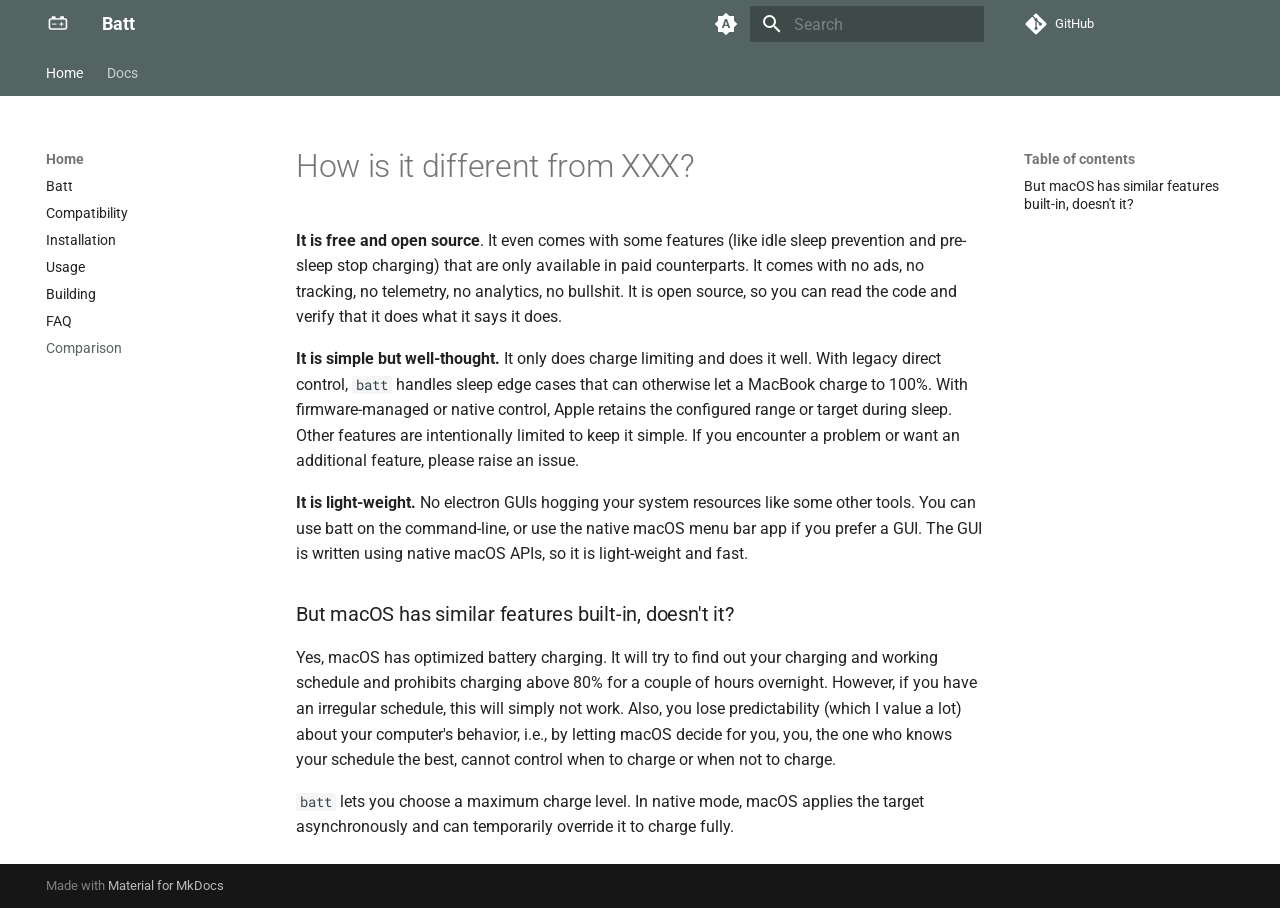
<file: comparison/index.html>
<!doctype html>
<html lang="en" class="no-js">
  <head>
    
      <meta charset="utf-8">
      <meta name="viewport" content="width=device-width,initial-scale=1">
      
        <meta name="description" content="Control and limit battery charging on Apple Silicon MacBooks.">
      
      
        <meta name="author" content="charlie0129">
      
      
      
        <link rel="prev" href="../faq/">
      
      
        <link rel="next" href="../compatibility/">
      
      
        
      
      
      <link rel="icon" href="../assets/icon.png">
      <meta name="generator" content="mkdocs-1.6.1, mkdocs-material-9.8.0">
    
    
      
        <title>Comparison - Batt</title>
      
    
    
      <link rel="stylesheet" href="../assets/stylesheets/main.57a0d79d.min.css">
      
        
        <link rel="stylesheet" href="../assets/stylesheets/palette.fb2fffe2.min.css">
      
      


    
    
      
    
    
      
        
        
        <link rel="preconnect" href="https://fonts.gstatic.com" crossorigin>
        <link rel="stylesheet" href="https://fonts.googleapis.com/css?family=Roboto:300,300i,400,400i,700,700i%7CRoboto+Mono:400,400i,700,700i&display=fallback">
        <style>:root{--md-text-font:"Roboto";--md-code-font:"Roboto Mono"}</style>
      
    
    
      <link rel="stylesheet" href="../assets/stylesheets/extra.css">
    
    <script>__md_scope=new URL("..",location),__md_hash=e=>[...e].reduce(((e,_)=>(e<<5)-e+_.charCodeAt(0)),0),__md_get=(e,_=localStorage,t=__md_scope)=>JSON.parse(_.getItem(t.pathname+"."+e)),__md_set=(e,_,t=localStorage,a=__md_scope)=>{try{t.setItem(a.pathname+"."+e,JSON.stringify(_))}catch(e){}}</script>
    
      

    
    
  </head>
  
  
    
    
      
    
    
    
    
    <body dir="ltr" data-md-color-scheme="default" data-md-color-primary="custom" data-md-color-accent="custom">
  
    
    <input class="md-toggle" data-md-toggle="drawer" type="checkbox" id="__drawer" autocomplete="off">
    <input class="md-toggle" data-md-toggle="search" type="checkbox" id="__search" autocomplete="off">
    <label class="md-overlay" for="__drawer"></label>
    <div data-md-component="skip">
      
        
        <a href="#how-is-it-different-from-xxx" class="md-skip">
          Skip to content
        </a>
      
    </div>
    <div data-md-component="announce">
      
    </div>
    
    
      

<header class="md-header" data-md-component="header">
  <nav class="md-header__inner md-grid" aria-label="Header">
    <a href=".." title="Batt" class="md-header__button md-logo" aria-label="Batt" data-md-component="logo">
      
  <img src="../assets/icon.png" alt="logo">

    </a>
    <label class="md-header__button md-icon" for="__drawer">
      
      <svg xmlns="http://www.w3.org/2000/svg" viewBox="0 0 24 24"><path d="M3 6h18v2H3zm0 5h18v2H3zm0 5h18v2H3z"/></svg>
    </label>
    <div class="md-header__title" data-md-component="header-title">
      <div class="md-header__ellipsis">
        <div class="md-header__topic">
          <span class="md-ellipsis">
            Batt
          </span>
        </div>
        <div class="md-header__topic" data-md-component="header-topic">
          <span class="md-ellipsis">
            
              Comparison
            
          </span>
        </div>
      </div>
    </div>
    
      
        <form class="md-header__option" data-md-component="palette">
  
    
    
    
    <input class="md-option" data-md-color-media="(prefers-color-scheme)" data-md-color-scheme="default" data-md-color-primary="custom" data-md-color-accent="custom"  aria-label="Switch to light mode"  type="radio" name="__palette" id="__palette_0">
    
      <label class="md-header__button md-icon" title="Switch to light mode" for="__palette_1" hidden>
        <svg xmlns="http://www.w3.org/2000/svg" viewBox="0 0 24 24"><path d="m14.3 16-.7-2h-3.2l-.7 2H7.8L11 7h2l3.2 9zM20 8.69V4h-4.69L12 .69 8.69 4H4v4.69L.69 12 4 15.31V20h4.69L12 23.31 15.31 20H20v-4.69L23.31 12zm-9.15 3.96h2.3L12 9z"/></svg>
      </label>
    
  
    
    
    
    <input class="md-option" data-md-color-media="(prefers-color-scheme: light)" data-md-color-scheme="default" data-md-color-primary="custom" data-md-color-accent="custom"  aria-label="Switch to dark mode"  type="radio" name="__palette" id="__palette_1">
    
      <label class="md-header__button md-icon" title="Switch to dark mode" for="__palette_2" hidden>
        <svg xmlns="http://www.w3.org/2000/svg" viewBox="0 0 24 24"><path d="M12 8a4 4 0 0 0-4 4 4 4 0 0 0 4 4 4 4 0 0 0 4-4 4 4 0 0 0-4-4m0 10a6 6 0 0 1-6-6 6 6 0 0 1 6-6 6 6 0 0 1 6 6 6 6 0 0 1-6 6m8-9.31V4h-4.69L12 .69 8.69 4H4v4.69L.69 12 4 15.31V20h4.69L12 23.31 15.31 20H20v-4.69L23.31 12z"/></svg>
      </label>
    
  
    
    
    
    <input class="md-option" data-md-color-media="(prefers-color-scheme: dark)" data-md-color-scheme="batt" data-md-color-primary="custom" data-md-color-accent="custom"  aria-label="Switch to system preference"  type="radio" name="__palette" id="__palette_2">
    
      <label class="md-header__button md-icon" title="Switch to system preference" for="__palette_0" hidden>
        <svg xmlns="http://www.w3.org/2000/svg" viewBox="0 0 24 24"><path d="M12 18c-.89 0-1.74-.2-2.5-.55C11.56 16.5 13 14.42 13 12s-1.44-4.5-3.5-5.45C10.26 6.2 11.11 6 12 6a6 6 0 0 1 6 6 6 6 0 0 1-6 6m8-9.31V4h-4.69L12 .69 8.69 4H4v4.69L.69 12 4 15.31V20h4.69L12 23.31 15.31 20H20v-4.69L23.31 12z"/></svg>
      </label>
    
  
</form>
      
    
    
      <script>var palette=__md_get("__palette");if(palette&&palette.color){if("(prefers-color-scheme)"===palette.color.media){var media=matchMedia("(prefers-color-scheme: light)"),input=document.querySelector(media.matches?"[data-md-color-media='(prefers-color-scheme: light)']":"[data-md-color-media='(prefers-color-scheme: dark)']");palette.color.media=input.getAttribute("data-md-color-media"),palette.color.scheme=input.getAttribute("data-md-color-scheme"),palette.color.primary=input.getAttribute("data-md-color-primary"),palette.color.accent=input.getAttribute("data-md-color-accent")}for(var[key,value]of Object.entries(palette.color))document.body.setAttribute("data-md-color-"+key,value)}</script>
    
    
    
      
      
        <label class="md-header__button md-icon" for="__search">
          
          <svg xmlns="http://www.w3.org/2000/svg" viewBox="0 0 24 24"><path d="M9.5 3A6.5 6.5 0 0 1 16 9.5c0 1.61-.59 3.09-1.56 4.23l.27.27h.79l5 5-1.5 1.5-5-5v-.79l-.27-.27A6.52 6.52 0 0 1 9.5 16 6.5 6.5 0 0 1 3 9.5 6.5 6.5 0 0 1 9.5 3m0 2C7 5 5 7 5 9.5S7 14 9.5 14 14 12 14 9.5 12 5 9.5 5"/></svg>
        </label>
        <div class="md-search" data-md-component="search" role="dialog">
  <label class="md-search__overlay" for="__search"></label>
  <div class="md-search__inner" role="search">
    <form class="md-search__form" name="search">
      <input type="text" class="md-search__input" name="query" aria-label="Search" placeholder="Search" autocapitalize="off" autocorrect="off" autocomplete="off" spellcheck="false" data-md-component="search-query" required>
      <label class="md-search__icon md-icon" for="__search">
        
        <svg xmlns="http://www.w3.org/2000/svg" viewBox="0 0 24 24"><path d="M9.5 3A6.5 6.5 0 0 1 16 9.5c0 1.61-.59 3.09-1.56 4.23l.27.27h.79l5 5-1.5 1.5-5-5v-.79l-.27-.27A6.52 6.52 0 0 1 9.5 16 6.5 6.5 0 0 1 3 9.5 6.5 6.5 0 0 1 9.5 3m0 2C7 5 5 7 5 9.5S7 14 9.5 14 14 12 14 9.5 12 5 9.5 5"/></svg>
        
        <svg xmlns="http://www.w3.org/2000/svg" viewBox="0 0 24 24"><path d="M20 11v2H8l5.5 5.5-1.42 1.42L4.16 12l7.92-7.92L13.5 5.5 8 11z"/></svg>
      </label>
      <nav class="md-search__options" aria-label="Search">
        
        <button type="reset" class="md-search__icon md-icon" title="Clear" aria-label="Clear" tabindex="-1">
          
          <svg xmlns="http://www.w3.org/2000/svg" viewBox="0 0 24 24"><path d="M19 6.41 17.59 5 12 10.59 6.41 5 5 6.41 10.59 12 5 17.59 6.41 19 12 13.41 17.59 19 19 17.59 13.41 12z"/></svg>
        </button>
      </nav>
      
        <div class="md-search__suggest" data-md-component="search-suggest"></div>
      
    </form>
    <div class="md-search__output">
      <div class="md-search__scrollwrap" tabindex="0" data-md-scrollfix>
        <div class="md-search-result" data-md-component="search-result">
          <div class="md-search-result__meta">
            Initializing search
          </div>
          <ol class="md-search-result__list" role="presentation"></ol>
        </div>
      </div>
    </div>
  </div>
</div>
      
    
    
      <div class="md-header__source">
        <a href="https://github.com/charlie0129/batt" title="Go to repository" class="md-source" data-md-component="source">
  <div class="md-source__icon md-icon">
    
    <svg xmlns="http://www.w3.org/2000/svg" viewBox="0 0 448 512"><!--! Font Awesome Free 7.1.0 by @fontawesome - https://fontawesome.com License - https://fontawesome.com/license/free (Icons: CC BY 4.0, Fonts: SIL OFL 1.1, Code: MIT License) Copyright 2025 Fonticons, Inc.--><path d="M439.6 236.1 244 40.5c-5.4-5.5-12.8-8.5-20.4-8.5s-15 3-20.4 8.4L162.5 81l51.5 51.5c27.1-9.1 52.7 16.8 43.4 43.7l49.7 49.7c34.2-11.8 61.2 31 35.5 56.7-26.5 26.5-70.2-2.9-56-37.3L240.3 199v121.9c25.3 12.5 22.3 41.8 9.1 55-6.4 6.4-15.2 10.1-24.3 10.1s-17.8-3.6-24.3-10.1c-17.6-17.6-11.1-46.9 11.2-56v-123c-20.8-8.5-24.6-30.7-18.6-45L142.6 101 8.5 235.1C3 240.6 0 247.9 0 255.5s3 15 8.5 20.4l195.6 195.7c5.4 5.4 12.7 8.4 20.4 8.4s15-3 20.4-8.4l194.7-194.7c5.4-5.4 8.4-12.8 8.4-20.4s-3-15-8.4-20.4"/></svg>
  </div>
  <div class="md-source__repository">
    GitHub
  </div>
</a>
      </div>
    
  </nav>
  
</header>
    
    <div class="md-container" data-md-component="container">
      
      
        
          
            
<nav class="md-tabs" aria-label="Tabs" data-md-component="tabs">
  <div class="md-grid">
    <ul class="md-tabs__list">
      
        
  
  
  
    
  
  
    
    
      <li class="md-tabs__item md-tabs__item--active">
        <a href=".." class="md-tabs__link">
          
  
  
  Home

        </a>
      </li>
    
  

      
        
  
  
  
  
    
    
      <li class="md-tabs__item">
        <a href="../compatibility/" class="md-tabs__link">
          
  
  
  Docs

        </a>
      </li>
    
  

      
    </ul>
  </div>
</nav>
          
        
      
      <main class="md-main" data-md-component="main">
        <div class="md-main__inner md-grid">
          
            
              
              <div class="md-sidebar md-sidebar--primary" data-md-component="sidebar" data-md-type="navigation" >
                <div class="md-sidebar__scrollwrap">
                  <div class="md-sidebar__inner">
                    


  


<nav class="md-nav md-nav--primary md-nav--lifted" aria-label="Navigation" data-md-level="0">
  <label class="md-nav__title" for="__drawer">
    <a href=".." title="Batt" class="md-nav__button md-logo" aria-label="Batt" data-md-component="logo">
      
  <img src="../assets/icon.png" alt="logo">

    </a>
    Batt
  </label>
  
    <div class="md-nav__source">
      <a href="https://github.com/charlie0129/batt" title="Go to repository" class="md-source" data-md-component="source">
  <div class="md-source__icon md-icon">
    
    <svg xmlns="http://www.w3.org/2000/svg" viewBox="0 0 448 512"><!--! Font Awesome Free 7.1.0 by @fontawesome - https://fontawesome.com License - https://fontawesome.com/license/free (Icons: CC BY 4.0, Fonts: SIL OFL 1.1, Code: MIT License) Copyright 2025 Fonticons, Inc.--><path d="M439.6 236.1 244 40.5c-5.4-5.5-12.8-8.5-20.4-8.5s-15 3-20.4 8.4L162.5 81l51.5 51.5c27.1-9.1 52.7 16.8 43.4 43.7l49.7 49.7c34.2-11.8 61.2 31 35.5 56.7-26.5 26.5-70.2-2.9-56-37.3L240.3 199v121.9c25.3 12.5 22.3 41.8 9.1 55-6.4 6.4-15.2 10.1-24.3 10.1s-17.8-3.6-24.3-10.1c-17.6-17.6-11.1-46.9 11.2-56v-123c-20.8-8.5-24.6-30.7-18.6-45L142.6 101 8.5 235.1C3 240.6 0 247.9 0 255.5s3 15 8.5 20.4l195.6 195.7c5.4 5.4 12.7 8.4 20.4 8.4s15-3 20.4-8.4l194.7-194.7c5.4-5.4 8.4-12.8 8.4-20.4s-3-15-8.4-20.4"/></svg>
  </div>
  <div class="md-source__repository">
    GitHub
  </div>
</a>
    </div>
  
  <ul class="md-nav__list" data-md-scrollfix>
    
      
      
  
  
    
  
  
  
    
    
    
    
      
        
        
      
      
        
      
    
    
    <li class="md-nav__item md-nav__item--active md-nav__item--section md-nav__item--nested">
      
        
        
        <input class="md-nav__toggle md-toggle " type="checkbox" id="__nav_1" checked>
        
          
          <label class="md-nav__link" for="__nav_1" id="__nav_1_label" tabindex="">
            
  
  
  <span class="md-ellipsis">
    
  
    Home
  

    
  </span>
  
  

            <span class="md-nav__icon md-icon"></span>
          </label>
        
        <nav class="md-nav" data-md-level="1" aria-labelledby="__nav_1_label" aria-expanded="true">
          <label class="md-nav__title" for="__nav_1">
            <span class="md-nav__icon md-icon"></span>
            
  
    Home
  

          </label>
          <ul class="md-nav__list" data-md-scrollfix>
            
              
                
  
  
  
  
    <li class="md-nav__item">
      <a href=".." class="md-nav__link">
        
  
  
  <span class="md-ellipsis">
    
  
    Batt
  

    
  </span>
  
  

      </a>
    </li>
  

              
            
              
                
  
  
  
  
    <li class="md-nav__item">
      <a href="../compatibility/" class="md-nav__link">
        
  
  
  <span class="md-ellipsis">
    
  
    Compatibility
  

    
  </span>
  
  

      </a>
    </li>
  

              
            
              
                
  
  
  
  
    <li class="md-nav__item">
      <a href="../installation/" class="md-nav__link">
        
  
  
  <span class="md-ellipsis">
    
  
    Installation
  

    
  </span>
  
  

      </a>
    </li>
  

              
            
              
                
  
  
  
  
    <li class="md-nav__item">
      <a href="../usage/" class="md-nav__link">
        
  
  
  <span class="md-ellipsis">
    
  
    Usage
  

    
  </span>
  
  

      </a>
    </li>
  

              
            
              
                
  
  
  
  
    <li class="md-nav__item">
      <a href="../building/" class="md-nav__link">
        
  
  
  <span class="md-ellipsis">
    
  
    Building
  

    
  </span>
  
  

      </a>
    </li>
  

              
            
              
                
  
  
  
  
    <li class="md-nav__item">
      <a href="../faq/" class="md-nav__link">
        
  
  
  <span class="md-ellipsis">
    
  
    FAQ
  

    
  </span>
  
  

      </a>
    </li>
  

              
            
              
                
  
  
    
  
  
  
    <li class="md-nav__item md-nav__item--active">
      
      <input class="md-nav__toggle md-toggle" type="checkbox" id="__toc">
      
      
        
      
      
        <label class="md-nav__link md-nav__link--active" for="__toc">
          
  
  
  <span class="md-ellipsis">
    
  
    Comparison
  

    
  </span>
  
  

          <span class="md-nav__icon md-icon"></span>
        </label>
      
      <a href="./" class="md-nav__link md-nav__link--active">
        
  
  
  <span class="md-ellipsis">
    
  
    Comparison
  

    
  </span>
  
  

      </a>
      
        

<nav class="md-nav md-nav--secondary" aria-label="Table of contents">
  
  
  
    
  
  
    <label class="md-nav__title" for="__toc">
      <span class="md-nav__icon md-icon"></span>
      Table of contents
    </label>
    <ul class="md-nav__list" data-md-component="toc" data-md-scrollfix>
      
        <li class="md-nav__item">
  <a href="#but-macos-has-similar-features-built-in-doesnt-it" class="md-nav__link">
    <span class="md-ellipsis">
      
        But macOS has similar features built-in, doesn't it?
      
    </span>
  </a>
  
</li>
      
    </ul>
  
</nav>
      
    </li>
  

              
            
          </ul>
        </nav>
      
    </li>
  

    
      
      
  
  
  
  
    
    
    
    
      
      
        
      
    
    
    <li class="md-nav__item md-nav__item--nested">
      
        
        
        <input class="md-nav__toggle md-toggle " type="checkbox" id="__nav_2" >
        
          
          <label class="md-nav__link" for="__nav_2" id="__nav_2_label" tabindex="0">
            
  
  
  <span class="md-ellipsis">
    
  
    Docs
  

    
  </span>
  
  

            <span class="md-nav__icon md-icon"></span>
          </label>
        
        <nav class="md-nav" data-md-level="1" aria-labelledby="__nav_2_label" aria-expanded="false">
          <label class="md-nav__title" for="__nav_2">
            <span class="md-nav__icon md-icon"></span>
            
  
    Docs
  

          </label>
          <ul class="md-nav__list" data-md-scrollfix>
            
              
                
  
  
  
  
    <li class="md-nav__item">
      <a href="../compatibility/" class="md-nav__link">
        
  
  
  <span class="md-ellipsis">
    
  
    Compatibility
  

    
  </span>
  
  

      </a>
    </li>
  

              
            
              
                
  
  
  
  
    <li class="md-nav__item">
      <a href="../installation/" class="md-nav__link">
        
  
  
  <span class="md-ellipsis">
    
  
    Installation
  

    
  </span>
  
  

      </a>
    </li>
  

              
            
              
                
  
  
  
  
    <li class="md-nav__item">
      <a href="../usage/" class="md-nav__link">
        
  
  
  <span class="md-ellipsis">
    
  
    Usage
  

    
  </span>
  
  

      </a>
    </li>
  

              
            
              
                
  
  
  
  
    <li class="md-nav__item">
      <a href="../auto-calibration/" class="md-nav__link">
        
  
  
  <span class="md-ellipsis">
    
  
    Auto Calibration
  

    
  </span>
  
  

      </a>
    </li>
  

              
            
              
                
  
  
  
  
    <li class="md-nav__item">
      <a href="../building/" class="md-nav__link">
        
  
  
  <span class="md-ellipsis">
    
  
    Building
  

    
  </span>
  
  

      </a>
    </li>
  

              
            
          </ul>
        </nav>
      
    </li>
  

    
  </ul>
</nav>
                  </div>
                </div>
              </div>
            
            
              
              <div class="md-sidebar md-sidebar--secondary" data-md-component="sidebar" data-md-type="toc" >
                <div class="md-sidebar__scrollwrap">
                  <div class="md-sidebar__inner">
                    

<nav class="md-nav md-nav--secondary" aria-label="Table of contents">
  
  
  
    
  
  
    <label class="md-nav__title" for="__toc">
      <span class="md-nav__icon md-icon"></span>
      Table of contents
    </label>
    <ul class="md-nav__list" data-md-component="toc" data-md-scrollfix>
      
        <li class="md-nav__item">
  <a href="#but-macos-has-similar-features-built-in-doesnt-it" class="md-nav__link">
    <span class="md-ellipsis">
      
        But macOS has similar features built-in, doesn't it?
      
    </span>
  </a>
  
</li>
      
    </ul>
  
</nav>
                  </div>
                </div>
              </div>
            
          
          
            <div class="md-content" data-md-component="content">
              
              <article class="md-content__inner md-typeset">
                
                  


  
  


<h1 id="how-is-it-different-from-xxx">How is it different from XXX?<a class="headerlink" href="#how-is-it-different-from-xxx" title="Permanent link">&para;</a></h1>
<p><strong>It is free and open source</strong>. It even comes with some features (like idle sleep prevention and pre-sleep stop charging) that are only available in paid counterparts. It comes with no ads, no tracking, no telemetry, no analytics, no bullshit. It is open source, so you can read the code and verify that it does what it says it does.</p>
<p><strong>It is simple but well-thought.</strong> It only does charge limiting and does it well. With legacy direct control, <code>batt</code> handles sleep edge cases that can otherwise let a MacBook charge to 100%. With firmware-managed or native control, Apple retains the configured range or target during sleep. Other features are intentionally limited to keep it simple. If you encounter a problem or want an additional feature, please raise an issue.</p>
<p><strong>It is light-weight.</strong> No electron GUIs hogging your system resources like some other tools. You can use batt on the command-line, or use the native macOS menu bar app if you prefer a GUI. The GUI is written using native macOS APIs, so it is light-weight and fast.</p>
<h3 id="but-macos-has-similar-features-built-in-doesnt-it">But macOS has similar features built-in, doesn't it?<a class="headerlink" href="#but-macos-has-similar-features-built-in-doesnt-it" title="Permanent link">&para;</a></h3>
<p>Yes, macOS has optimized battery charging. It will try to find out your charging and working schedule and prohibits charging above 80% for a couple of hours overnight. However, if you have an irregular schedule, this will simply not work. Also, you lose predictability (which I value a lot) about your computer's behavior, i.e., by letting macOS decide for you, you, the one who knows your schedule the best, cannot control when to charge or when not to charge.</p>
<p><code>batt</code> lets you choose a maximum charge level. In native mode, macOS applies the target asynchronously and can temporarily override it to charge fully.</p>












                
              </article>
            </div>
          
          
<script>var target=document.getElementById(location.hash.slice(1));target&&target.name&&(target.checked=target.name.startsWith("__tabbed_"))</script>
        </div>
        
          <button type="button" class="md-top md-icon" data-md-component="top" hidden>
  
  <svg xmlns="http://www.w3.org/2000/svg" viewBox="0 0 24 24"><path d="M13 20h-2V8l-5.5 5.5-1.42-1.42L12 4.16l7.92 7.92-1.42 1.42L13 8z"/></svg>
  Back to top
</button>
        
      </main>
      
        <footer class="md-footer">
  
  <div class="md-footer-meta md-typeset">
    <div class="md-footer-meta__inner md-grid">
      <div class="md-copyright">
  
  
    Made with
    <a href="https://squidfunk.github.io/mkdocs-material/" target="_blank" rel="noopener">
      Material for MkDocs
    </a>
  
</div>
      
    </div>
  </div>
</footer>
      
    </div>
    <div class="md-dialog" data-md-component="dialog">
      <div class="md-dialog__inner md-typeset"></div>
    </div>
    
    
    
      
      
      <script id="__config" type="application/json">{"annotate": null, "base": "..", "features": ["navigation.tabs", "navigation.sections", "navigation.top", "content.code.copy", "search.suggest", "search.highlight"], "search": "../assets/javascripts/workers/search.a7633da7.min.js", "tags": null, "translations": {"clipboard.copied": "Copied to clipboard", "clipboard.copy": "Copy to clipboard", "search.result.more.one": "1 more on this page", "search.result.more.other": "# more on this page", "search.result.none": "No matching documents", "search.result.one": "1 matching document", "search.result.other": "# matching documents", "search.result.placeholder": "Type to start searching", "search.result.term.missing": "Missing", "select.version": "Select version"}, "version": null}</script>
    
    
      <script src="../assets/javascripts/bundle.c21346df.min.js"></script>
      
    
  </body>
</html>
</file>
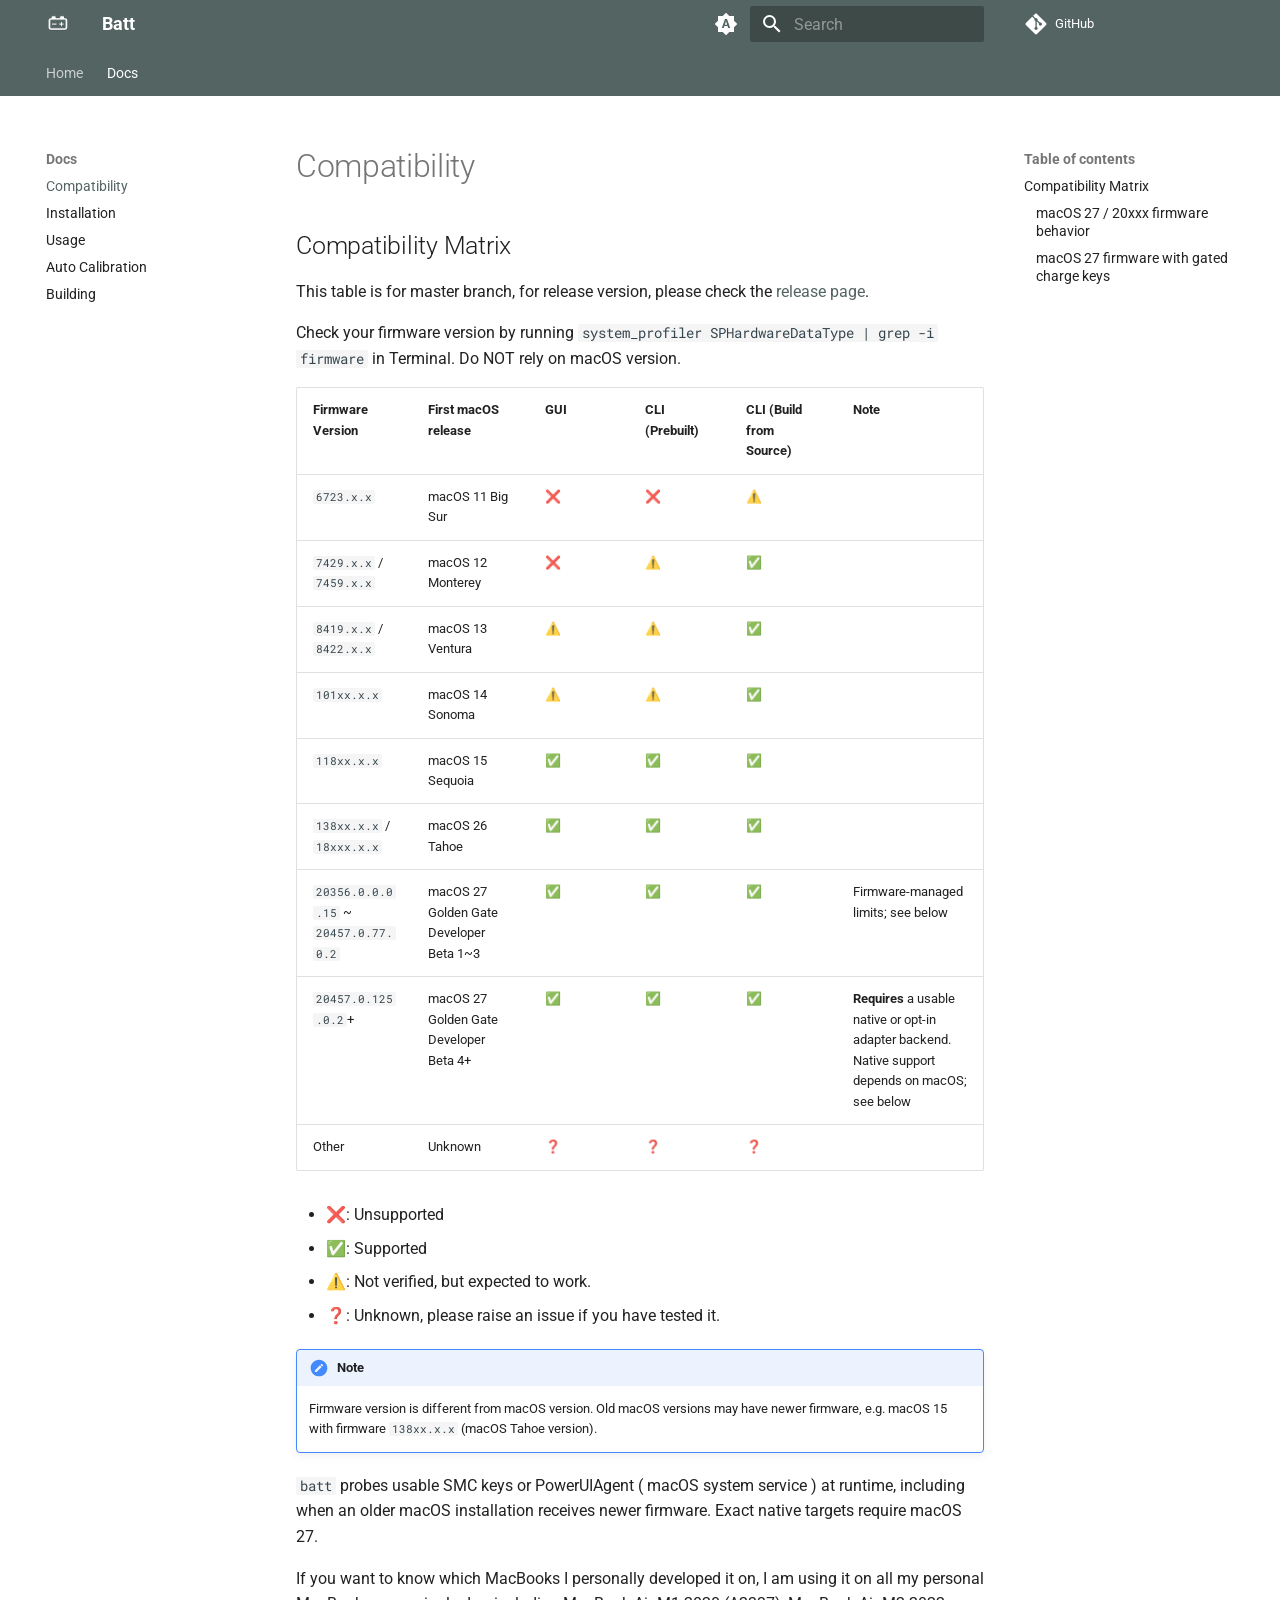
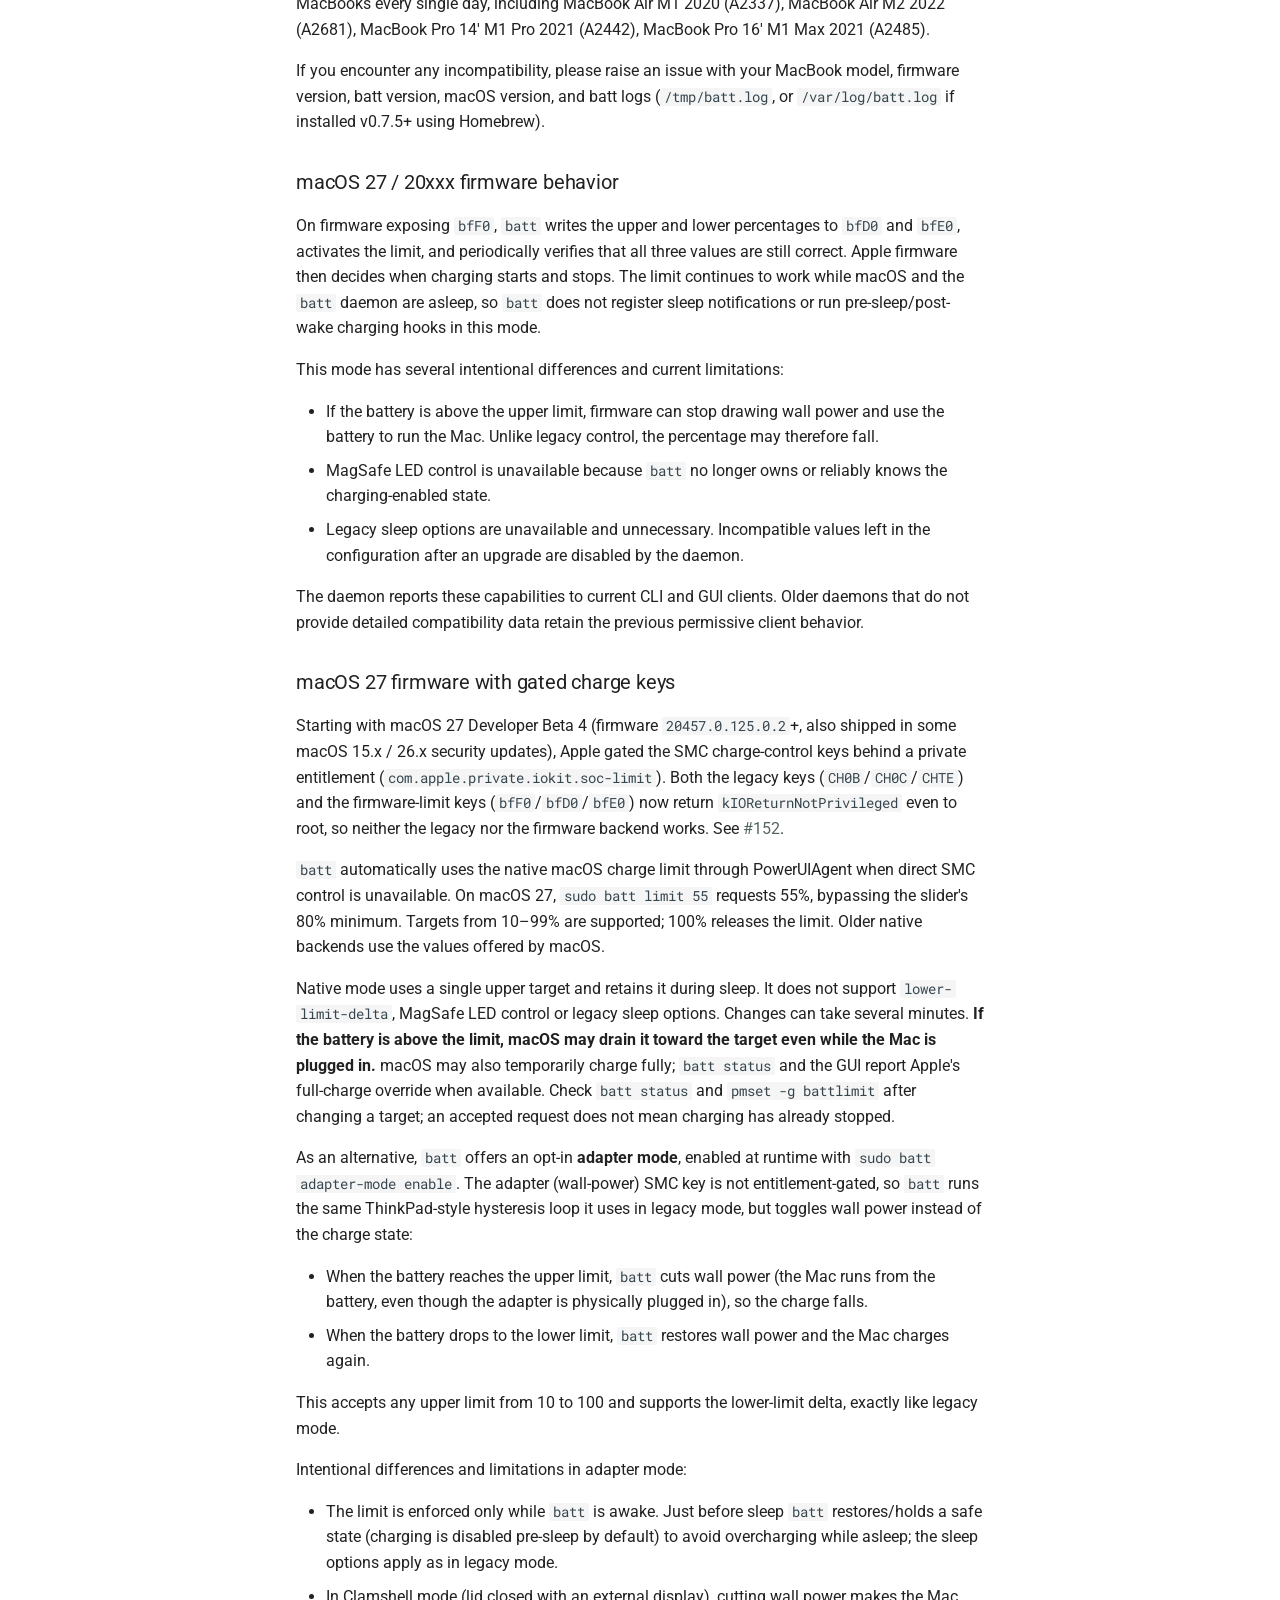
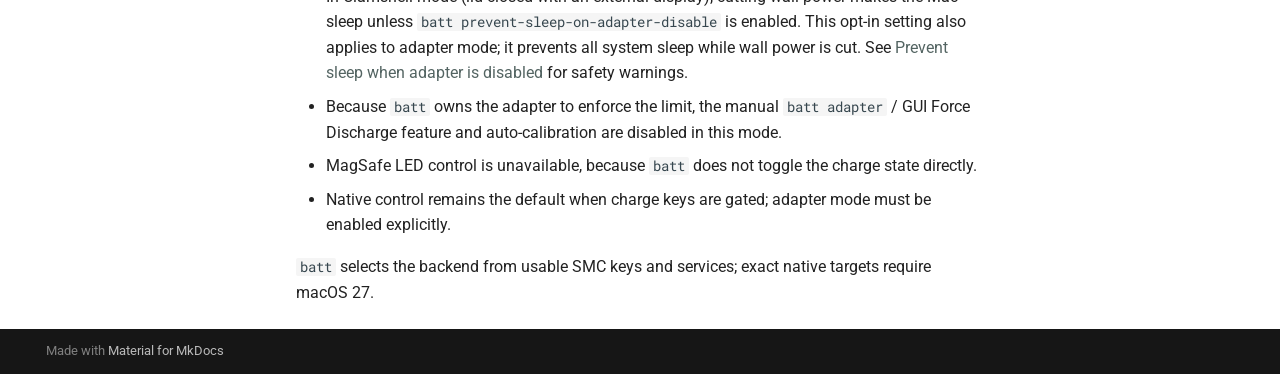
<file: compatibility/index.html>
<!doctype html>
<html lang="en" class="no-js">
  <head>
    
      <meta charset="utf-8">
      <meta name="viewport" content="width=device-width,initial-scale=1">
      
        <meta name="description" content="Control and limit battery charging on Apple Silicon MacBooks.">
      
      
        <meta name="author" content="charlie0129">
      
      
      
        <link rel="prev" href="../comparison/">
      
      
        <link rel="next" href="../installation/">
      
      
        
      
      
      <link rel="icon" href="../assets/icon.png">
      <meta name="generator" content="mkdocs-1.6.1, mkdocs-material-9.8.0">
    
    
      
        <title>Compatibility - Batt</title>
      
    
    
      <link rel="stylesheet" href="../assets/stylesheets/main.57a0d79d.min.css">
      
        
        <link rel="stylesheet" href="../assets/stylesheets/palette.fb2fffe2.min.css">
      
      


    
    
      
    
    
      
        
        
        <link rel="preconnect" href="https://fonts.gstatic.com" crossorigin>
        <link rel="stylesheet" href="https://fonts.googleapis.com/css?family=Roboto:300,300i,400,400i,700,700i%7CRoboto+Mono:400,400i,700,700i&display=fallback">
        <style>:root{--md-text-font:"Roboto";--md-code-font:"Roboto Mono"}</style>
      
    
    
      <link rel="stylesheet" href="../assets/stylesheets/extra.css">
    
    <script>__md_scope=new URL("..",location),__md_hash=e=>[...e].reduce(((e,_)=>(e<<5)-e+_.charCodeAt(0)),0),__md_get=(e,_=localStorage,t=__md_scope)=>JSON.parse(_.getItem(t.pathname+"."+e)),__md_set=(e,_,t=localStorage,a=__md_scope)=>{try{t.setItem(a.pathname+"."+e,JSON.stringify(_))}catch(e){}}</script>
    
      

    
    
  </head>
  
  
    
    
      
    
    
    
    
    <body dir="ltr" data-md-color-scheme="default" data-md-color-primary="custom" data-md-color-accent="custom">
  
    
    <input class="md-toggle" data-md-toggle="drawer" type="checkbox" id="__drawer" autocomplete="off">
    <input class="md-toggle" data-md-toggle="search" type="checkbox" id="__search" autocomplete="off">
    <label class="md-overlay" for="__drawer"></label>
    <div data-md-component="skip">
      
        
        <a href="#compatibility-matrix" class="md-skip">
          Skip to content
        </a>
      
    </div>
    <div data-md-component="announce">
      
    </div>
    
    
      

<header class="md-header" data-md-component="header">
  <nav class="md-header__inner md-grid" aria-label="Header">
    <a href=".." title="Batt" class="md-header__button md-logo" aria-label="Batt" data-md-component="logo">
      
  <img src="../assets/icon.png" alt="logo">

    </a>
    <label class="md-header__button md-icon" for="__drawer">
      
      <svg xmlns="http://www.w3.org/2000/svg" viewBox="0 0 24 24"><path d="M3 6h18v2H3zm0 5h18v2H3zm0 5h18v2H3z"/></svg>
    </label>
    <div class="md-header__title" data-md-component="header-title">
      <div class="md-header__ellipsis">
        <div class="md-header__topic">
          <span class="md-ellipsis">
            Batt
          </span>
        </div>
        <div class="md-header__topic" data-md-component="header-topic">
          <span class="md-ellipsis">
            
              Compatibility
            
          </span>
        </div>
      </div>
    </div>
    
      
        <form class="md-header__option" data-md-component="palette">
  
    
    
    
    <input class="md-option" data-md-color-media="(prefers-color-scheme)" data-md-color-scheme="default" data-md-color-primary="custom" data-md-color-accent="custom"  aria-label="Switch to light mode"  type="radio" name="__palette" id="__palette_0">
    
      <label class="md-header__button md-icon" title="Switch to light mode" for="__palette_1" hidden>
        <svg xmlns="http://www.w3.org/2000/svg" viewBox="0 0 24 24"><path d="m14.3 16-.7-2h-3.2l-.7 2H7.8L11 7h2l3.2 9zM20 8.69V4h-4.69L12 .69 8.69 4H4v4.69L.69 12 4 15.31V20h4.69L12 23.31 15.31 20H20v-4.69L23.31 12zm-9.15 3.96h2.3L12 9z"/></svg>
      </label>
    
  
    
    
    
    <input class="md-option" data-md-color-media="(prefers-color-scheme: light)" data-md-color-scheme="default" data-md-color-primary="custom" data-md-color-accent="custom"  aria-label="Switch to dark mode"  type="radio" name="__palette" id="__palette_1">
    
      <label class="md-header__button md-icon" title="Switch to dark mode" for="__palette_2" hidden>
        <svg xmlns="http://www.w3.org/2000/svg" viewBox="0 0 24 24"><path d="M12 8a4 4 0 0 0-4 4 4 4 0 0 0 4 4 4 4 0 0 0 4-4 4 4 0 0 0-4-4m0 10a6 6 0 0 1-6-6 6 6 0 0 1 6-6 6 6 0 0 1 6 6 6 6 0 0 1-6 6m8-9.31V4h-4.69L12 .69 8.69 4H4v4.69L.69 12 4 15.31V20h4.69L12 23.31 15.31 20H20v-4.69L23.31 12z"/></svg>
      </label>
    
  
    
    
    
    <input class="md-option" data-md-color-media="(prefers-color-scheme: dark)" data-md-color-scheme="batt" data-md-color-primary="custom" data-md-color-accent="custom"  aria-label="Switch to system preference"  type="radio" name="__palette" id="__palette_2">
    
      <label class="md-header__button md-icon" title="Switch to system preference" for="__palette_0" hidden>
        <svg xmlns="http://www.w3.org/2000/svg" viewBox="0 0 24 24"><path d="M12 18c-.89 0-1.74-.2-2.5-.55C11.56 16.5 13 14.42 13 12s-1.44-4.5-3.5-5.45C10.26 6.2 11.11 6 12 6a6 6 0 0 1 6 6 6 6 0 0 1-6 6m8-9.31V4h-4.69L12 .69 8.69 4H4v4.69L.69 12 4 15.31V20h4.69L12 23.31 15.31 20H20v-4.69L23.31 12z"/></svg>
      </label>
    
  
</form>
      
    
    
      <script>var palette=__md_get("__palette");if(palette&&palette.color){if("(prefers-color-scheme)"===palette.color.media){var media=matchMedia("(prefers-color-scheme: light)"),input=document.querySelector(media.matches?"[data-md-color-media='(prefers-color-scheme: light)']":"[data-md-color-media='(prefers-color-scheme: dark)']");palette.color.media=input.getAttribute("data-md-color-media"),palette.color.scheme=input.getAttribute("data-md-color-scheme"),palette.color.primary=input.getAttribute("data-md-color-primary"),palette.color.accent=input.getAttribute("data-md-color-accent")}for(var[key,value]of Object.entries(palette.color))document.body.setAttribute("data-md-color-"+key,value)}</script>
    
    
    
      
      
        <label class="md-header__button md-icon" for="__search">
          
          <svg xmlns="http://www.w3.org/2000/svg" viewBox="0 0 24 24"><path d="M9.5 3A6.5 6.5 0 0 1 16 9.5c0 1.61-.59 3.09-1.56 4.23l.27.27h.79l5 5-1.5 1.5-5-5v-.79l-.27-.27A6.52 6.52 0 0 1 9.5 16 6.5 6.5 0 0 1 3 9.5 6.5 6.5 0 0 1 9.5 3m0 2C7 5 5 7 5 9.5S7 14 9.5 14 14 12 14 9.5 12 5 9.5 5"/></svg>
        </label>
        <div class="md-search" data-md-component="search" role="dialog">
  <label class="md-search__overlay" for="__search"></label>
  <div class="md-search__inner" role="search">
    <form class="md-search__form" name="search">
      <input type="text" class="md-search__input" name="query" aria-label="Search" placeholder="Search" autocapitalize="off" autocorrect="off" autocomplete="off" spellcheck="false" data-md-component="search-query" required>
      <label class="md-search__icon md-icon" for="__search">
        
        <svg xmlns="http://www.w3.org/2000/svg" viewBox="0 0 24 24"><path d="M9.5 3A6.5 6.5 0 0 1 16 9.5c0 1.61-.59 3.09-1.56 4.23l.27.27h.79l5 5-1.5 1.5-5-5v-.79l-.27-.27A6.52 6.52 0 0 1 9.5 16 6.5 6.5 0 0 1 3 9.5 6.5 6.5 0 0 1 9.5 3m0 2C7 5 5 7 5 9.5S7 14 9.5 14 14 12 14 9.5 12 5 9.5 5"/></svg>
        
        <svg xmlns="http://www.w3.org/2000/svg" viewBox="0 0 24 24"><path d="M20 11v2H8l5.5 5.5-1.42 1.42L4.16 12l7.92-7.92L13.5 5.5 8 11z"/></svg>
      </label>
      <nav class="md-search__options" aria-label="Search">
        
        <button type="reset" class="md-search__icon md-icon" title="Clear" aria-label="Clear" tabindex="-1">
          
          <svg xmlns="http://www.w3.org/2000/svg" viewBox="0 0 24 24"><path d="M19 6.41 17.59 5 12 10.59 6.41 5 5 6.41 10.59 12 5 17.59 6.41 19 12 13.41 17.59 19 19 17.59 13.41 12z"/></svg>
        </button>
      </nav>
      
        <div class="md-search__suggest" data-md-component="search-suggest"></div>
      
    </form>
    <div class="md-search__output">
      <div class="md-search__scrollwrap" tabindex="0" data-md-scrollfix>
        <div class="md-search-result" data-md-component="search-result">
          <div class="md-search-result__meta">
            Initializing search
          </div>
          <ol class="md-search-result__list" role="presentation"></ol>
        </div>
      </div>
    </div>
  </div>
</div>
      
    
    
      <div class="md-header__source">
        <a href="https://github.com/charlie0129/batt" title="Go to repository" class="md-source" data-md-component="source">
  <div class="md-source__icon md-icon">
    
    <svg xmlns="http://www.w3.org/2000/svg" viewBox="0 0 448 512"><!--! Font Awesome Free 7.1.0 by @fontawesome - https://fontawesome.com License - https://fontawesome.com/license/free (Icons: CC BY 4.0, Fonts: SIL OFL 1.1, Code: MIT License) Copyright 2025 Fonticons, Inc.--><path d="M439.6 236.1 244 40.5c-5.4-5.5-12.8-8.5-20.4-8.5s-15 3-20.4 8.4L162.5 81l51.5 51.5c27.1-9.1 52.7 16.8 43.4 43.7l49.7 49.7c34.2-11.8 61.2 31 35.5 56.7-26.5 26.5-70.2-2.9-56-37.3L240.3 199v121.9c25.3 12.5 22.3 41.8 9.1 55-6.4 6.4-15.2 10.1-24.3 10.1s-17.8-3.6-24.3-10.1c-17.6-17.6-11.1-46.9 11.2-56v-123c-20.8-8.5-24.6-30.7-18.6-45L142.6 101 8.5 235.1C3 240.6 0 247.9 0 255.5s3 15 8.5 20.4l195.6 195.7c5.4 5.4 12.7 8.4 20.4 8.4s15-3 20.4-8.4l194.7-194.7c5.4-5.4 8.4-12.8 8.4-20.4s-3-15-8.4-20.4"/></svg>
  </div>
  <div class="md-source__repository">
    GitHub
  </div>
</a>
      </div>
    
  </nav>
  
</header>
    
    <div class="md-container" data-md-component="container">
      
      
        
          
            
<nav class="md-tabs" aria-label="Tabs" data-md-component="tabs">
  <div class="md-grid">
    <ul class="md-tabs__list">
      
        
  
  
  
  
    
    
      <li class="md-tabs__item">
        <a href=".." class="md-tabs__link">
          
  
  
  Home

        </a>
      </li>
    
  

      
        
  
  
  
    
  
  
    
    
      <li class="md-tabs__item md-tabs__item--active">
        <a href="./" class="md-tabs__link">
          
  
  
  Docs

        </a>
      </li>
    
  

      
    </ul>
  </div>
</nav>
          
        
      
      <main class="md-main" data-md-component="main">
        <div class="md-main__inner md-grid">
          
            
              
              <div class="md-sidebar md-sidebar--primary" data-md-component="sidebar" data-md-type="navigation" >
                <div class="md-sidebar__scrollwrap">
                  <div class="md-sidebar__inner">
                    


  


<nav class="md-nav md-nav--primary md-nav--lifted" aria-label="Navigation" data-md-level="0">
  <label class="md-nav__title" for="__drawer">
    <a href=".." title="Batt" class="md-nav__button md-logo" aria-label="Batt" data-md-component="logo">
      
  <img src="../assets/icon.png" alt="logo">

    </a>
    Batt
  </label>
  
    <div class="md-nav__source">
      <a href="https://github.com/charlie0129/batt" title="Go to repository" class="md-source" data-md-component="source">
  <div class="md-source__icon md-icon">
    
    <svg xmlns="http://www.w3.org/2000/svg" viewBox="0 0 448 512"><!--! Font Awesome Free 7.1.0 by @fontawesome - https://fontawesome.com License - https://fontawesome.com/license/free (Icons: CC BY 4.0, Fonts: SIL OFL 1.1, Code: MIT License) Copyright 2025 Fonticons, Inc.--><path d="M439.6 236.1 244 40.5c-5.4-5.5-12.8-8.5-20.4-8.5s-15 3-20.4 8.4L162.5 81l51.5 51.5c27.1-9.1 52.7 16.8 43.4 43.7l49.7 49.7c34.2-11.8 61.2 31 35.5 56.7-26.5 26.5-70.2-2.9-56-37.3L240.3 199v121.9c25.3 12.5 22.3 41.8 9.1 55-6.4 6.4-15.2 10.1-24.3 10.1s-17.8-3.6-24.3-10.1c-17.6-17.6-11.1-46.9 11.2-56v-123c-20.8-8.5-24.6-30.7-18.6-45L142.6 101 8.5 235.1C3 240.6 0 247.9 0 255.5s3 15 8.5 20.4l195.6 195.7c5.4 5.4 12.7 8.4 20.4 8.4s15-3 20.4-8.4l194.7-194.7c5.4-5.4 8.4-12.8 8.4-20.4s-3-15-8.4-20.4"/></svg>
  </div>
  <div class="md-source__repository">
    GitHub
  </div>
</a>
    </div>
  
  <ul class="md-nav__list" data-md-scrollfix>
    
      
      
  
  
  
  
    
    
    
    
      
      
        
      
    
    
    <li class="md-nav__item md-nav__item--nested">
      
        
        
        <input class="md-nav__toggle md-toggle " type="checkbox" id="__nav_1" >
        
          
          <label class="md-nav__link" for="__nav_1" id="__nav_1_label" tabindex="0">
            
  
  
  <span class="md-ellipsis">
    
  
    Home
  

    
  </span>
  
  

            <span class="md-nav__icon md-icon"></span>
          </label>
        
        <nav class="md-nav" data-md-level="1" aria-labelledby="__nav_1_label" aria-expanded="false">
          <label class="md-nav__title" for="__nav_1">
            <span class="md-nav__icon md-icon"></span>
            
  
    Home
  

          </label>
          <ul class="md-nav__list" data-md-scrollfix>
            
              
                
  
  
  
  
    <li class="md-nav__item">
      <a href=".." class="md-nav__link">
        
  
  
  <span class="md-ellipsis">
    
  
    Batt
  

    
  </span>
  
  

      </a>
    </li>
  

              
            
              
                
  
  
    
  
  
  
    <li class="md-nav__item md-nav__item--active">
      
      <input class="md-nav__toggle md-toggle" type="checkbox" id="__toc">
      
      
      
        <label class="md-nav__link md-nav__link--active" for="__toc">
          
  
  
  <span class="md-ellipsis">
    
  
    Compatibility
  

    
  </span>
  
  

          <span class="md-nav__icon md-icon"></span>
        </label>
      
      <a href="./" class="md-nav__link md-nav__link--active">
        
  
  
  <span class="md-ellipsis">
    
  
    Compatibility
  

    
  </span>
  
  

      </a>
      
        

<nav class="md-nav md-nav--secondary" aria-label="Table of contents">
  
  
  
  
    <label class="md-nav__title" for="__toc">
      <span class="md-nav__icon md-icon"></span>
      Table of contents
    </label>
    <ul class="md-nav__list" data-md-component="toc" data-md-scrollfix>
      
        <li class="md-nav__item">
  <a href="#compatibility-matrix" class="md-nav__link">
    <span class="md-ellipsis">
      
        Compatibility Matrix
      
    </span>
  </a>
  
    <nav class="md-nav" aria-label="Compatibility Matrix">
      <ul class="md-nav__list">
        
          <li class="md-nav__item">
  <a href="#macos-27-20xxx-firmware-behavior" class="md-nav__link">
    <span class="md-ellipsis">
      
        macOS 27 / 20xxx firmware behavior
      
    </span>
  </a>
  
</li>
        
          <li class="md-nav__item">
  <a href="#macos-27-firmware-with-gated-charge-keys" class="md-nav__link">
    <span class="md-ellipsis">
      
        macOS 27 firmware with gated charge keys
      
    </span>
  </a>
  
</li>
        
      </ul>
    </nav>
  
</li>
      
    </ul>
  
</nav>
      
    </li>
  

              
            
              
                
  
  
  
  
    <li class="md-nav__item">
      <a href="../installation/" class="md-nav__link">
        
  
  
  <span class="md-ellipsis">
    
  
    Installation
  

    
  </span>
  
  

      </a>
    </li>
  

              
            
              
                
  
  
  
  
    <li class="md-nav__item">
      <a href="../usage/" class="md-nav__link">
        
  
  
  <span class="md-ellipsis">
    
  
    Usage
  

    
  </span>
  
  

      </a>
    </li>
  

              
            
              
                
  
  
  
  
    <li class="md-nav__item">
      <a href="../building/" class="md-nav__link">
        
  
  
  <span class="md-ellipsis">
    
  
    Building
  

    
  </span>
  
  

      </a>
    </li>
  

              
            
              
                
  
  
  
  
    <li class="md-nav__item">
      <a href="../faq/" class="md-nav__link">
        
  
  
  <span class="md-ellipsis">
    
  
    FAQ
  

    
  </span>
  
  

      </a>
    </li>
  

              
            
              
                
  
  
  
  
    <li class="md-nav__item">
      <a href="../comparison/" class="md-nav__link">
        
  
  
  <span class="md-ellipsis">
    
  
    Comparison
  

    
  </span>
  
  

      </a>
    </li>
  

              
            
          </ul>
        </nav>
      
    </li>
  

    
      
      
  
  
    
  
  
  
    
    
    
    
      
        
        
      
      
        
      
    
    
    <li class="md-nav__item md-nav__item--active md-nav__item--section md-nav__item--nested">
      
        
        
        <input class="md-nav__toggle md-toggle " type="checkbox" id="__nav_2" checked>
        
          
          <label class="md-nav__link" for="__nav_2" id="__nav_2_label" tabindex="">
            
  
  
  <span class="md-ellipsis">
    
  
    Docs
  

    
  </span>
  
  

            <span class="md-nav__icon md-icon"></span>
          </label>
        
        <nav class="md-nav" data-md-level="1" aria-labelledby="__nav_2_label" aria-expanded="true">
          <label class="md-nav__title" for="__nav_2">
            <span class="md-nav__icon md-icon"></span>
            
  
    Docs
  

          </label>
          <ul class="md-nav__list" data-md-scrollfix>
            
              
                
  
  
    
  
  
  
    <li class="md-nav__item md-nav__item--active">
      
      <input class="md-nav__toggle md-toggle" type="checkbox" id="__toc">
      
      
      
        <label class="md-nav__link md-nav__link--active" for="__toc">
          
  
  
  <span class="md-ellipsis">
    
  
    Compatibility
  

    
  </span>
  
  

          <span class="md-nav__icon md-icon"></span>
        </label>
      
      <a href="./" class="md-nav__link md-nav__link--active">
        
  
  
  <span class="md-ellipsis">
    
  
    Compatibility
  

    
  </span>
  
  

      </a>
      
        

<nav class="md-nav md-nav--secondary" aria-label="Table of contents">
  
  
  
  
    <label class="md-nav__title" for="__toc">
      <span class="md-nav__icon md-icon"></span>
      Table of contents
    </label>
    <ul class="md-nav__list" data-md-component="toc" data-md-scrollfix>
      
        <li class="md-nav__item">
  <a href="#compatibility-matrix" class="md-nav__link">
    <span class="md-ellipsis">
      
        Compatibility Matrix
      
    </span>
  </a>
  
    <nav class="md-nav" aria-label="Compatibility Matrix">
      <ul class="md-nav__list">
        
          <li class="md-nav__item">
  <a href="#macos-27-20xxx-firmware-behavior" class="md-nav__link">
    <span class="md-ellipsis">
      
        macOS 27 / 20xxx firmware behavior
      
    </span>
  </a>
  
</li>
        
          <li class="md-nav__item">
  <a href="#macos-27-firmware-with-gated-charge-keys" class="md-nav__link">
    <span class="md-ellipsis">
      
        macOS 27 firmware with gated charge keys
      
    </span>
  </a>
  
</li>
        
      </ul>
    </nav>
  
</li>
      
    </ul>
  
</nav>
      
    </li>
  

              
            
              
                
  
  
  
  
    <li class="md-nav__item">
      <a href="../installation/" class="md-nav__link">
        
  
  
  <span class="md-ellipsis">
    
  
    Installation
  

    
  </span>
  
  

      </a>
    </li>
  

              
            
              
                
  
  
  
  
    <li class="md-nav__item">
      <a href="../usage/" class="md-nav__link">
        
  
  
  <span class="md-ellipsis">
    
  
    Usage
  

    
  </span>
  
  

      </a>
    </li>
  

              
            
              
                
  
  
  
  
    <li class="md-nav__item">
      <a href="../auto-calibration/" class="md-nav__link">
        
  
  
  <span class="md-ellipsis">
    
  
    Auto Calibration
  

    
  </span>
  
  

      </a>
    </li>
  

              
            
              
                
  
  
  
  
    <li class="md-nav__item">
      <a href="../building/" class="md-nav__link">
        
  
  
  <span class="md-ellipsis">
    
  
    Building
  

    
  </span>
  
  

      </a>
    </li>
  

              
            
          </ul>
        </nav>
      
    </li>
  

    
  </ul>
</nav>
                  </div>
                </div>
              </div>
            
            
              
              <div class="md-sidebar md-sidebar--secondary" data-md-component="sidebar" data-md-type="toc" >
                <div class="md-sidebar__scrollwrap">
                  <div class="md-sidebar__inner">
                    

<nav class="md-nav md-nav--secondary" aria-label="Table of contents">
  
  
  
  
    <label class="md-nav__title" for="__toc">
      <span class="md-nav__icon md-icon"></span>
      Table of contents
    </label>
    <ul class="md-nav__list" data-md-component="toc" data-md-scrollfix>
      
        <li class="md-nav__item">
  <a href="#compatibility-matrix" class="md-nav__link">
    <span class="md-ellipsis">
      
        Compatibility Matrix
      
    </span>
  </a>
  
    <nav class="md-nav" aria-label="Compatibility Matrix">
      <ul class="md-nav__list">
        
          <li class="md-nav__item">
  <a href="#macos-27-20xxx-firmware-behavior" class="md-nav__link">
    <span class="md-ellipsis">
      
        macOS 27 / 20xxx firmware behavior
      
    </span>
  </a>
  
</li>
        
          <li class="md-nav__item">
  <a href="#macos-27-firmware-with-gated-charge-keys" class="md-nav__link">
    <span class="md-ellipsis">
      
        macOS 27 firmware with gated charge keys
      
    </span>
  </a>
  
</li>
        
      </ul>
    </nav>
  
</li>
      
    </ul>
  
</nav>
                  </div>
                </div>
              </div>
            
          
          
            <div class="md-content" data-md-component="content">
              
              <article class="md-content__inner md-typeset">
                
                  


  
  


  <h1>Compatibility</h1>

<h2 id="compatibility-matrix">Compatibility Matrix<a class="headerlink" href="#compatibility-matrix" title="Permanent link">&para;</a></h2>
<p>This table is for master branch, for release version, please check the <a href="https://github.com/charlie0129/batt/releases">release page</a>.</p>
<p>Check your firmware version by running <code>system_profiler SPHardwareDataType | grep -i firmware</code> in Terminal. Do NOT rely on macOS version.</p>
<table>
<thead>
<tr>
<th>Firmware Version</th>
<th>First macOS release</th>
<th>GUI</th>
<th>CLI (Prebuilt)</th>
<th>CLI (Build from Source)</th>
<th>Note</th>
</tr>
</thead>
<tbody>
<tr>
<td><code>6723.x.x</code></td>
<td>macOS 11 Big Sur</td>
<td>❌</td>
<td>❌</td>
<td>⚠️</td>
<td></td>
</tr>
<tr>
<td><code>7429.x.x</code> / <code>7459.x.x</code></td>
<td>macOS 12 Monterey</td>
<td>❌</td>
<td>⚠️</td>
<td>✅</td>
<td></td>
</tr>
<tr>
<td><code>8419.x.x</code> / <code>8422.x.x</code></td>
<td>macOS 13 Ventura</td>
<td>⚠️</td>
<td>⚠️</td>
<td>✅</td>
<td></td>
</tr>
<tr>
<td><code>101xx.x.x</code></td>
<td>macOS 14 Sonoma</td>
<td>⚠️</td>
<td>⚠️</td>
<td>✅</td>
<td></td>
</tr>
<tr>
<td><code>118xx.x.x</code></td>
<td>macOS 15 Sequoia</td>
<td>✅</td>
<td>✅</td>
<td>✅</td>
<td></td>
</tr>
<tr>
<td><code>138xx.x.x</code> / <code>18xxx.x.x</code></td>
<td>macOS 26 Tahoe</td>
<td>✅</td>
<td>✅</td>
<td>✅</td>
<td></td>
</tr>
<tr>
<td><code>20356.0.0.0.15</code> ~ <code>20457.0.77.0.2</code></td>
<td>macOS 27 Golden Gate Developer Beta 1~3</td>
<td>✅</td>
<td>✅</td>
<td>✅</td>
<td>Firmware-managed limits; see below</td>
</tr>
<tr>
<td><code>20457.0.125.0.2</code>+</td>
<td>macOS 27 Golden Gate Developer Beta 4+</td>
<td>✅</td>
<td>✅</td>
<td>✅</td>
<td><strong>Requires</strong> a usable native or opt-in adapter backend. Native support depends on macOS; see below</td>
</tr>
<tr>
<td>Other</td>
<td>Unknown</td>
<td>❓</td>
<td>❓</td>
<td>❓</td>
<td></td>
</tr>
</tbody>
</table>
<ul>
<li>❌: Unsupported</li>
<li>✅: Supported</li>
<li>⚠️: Not verified, but expected to work.</li>
<li>❓: Unknown, please raise an issue if you have tested it.</li>
</ul>
<div class="admonition note">
<p class="admonition-title">Note</p>
<p>Firmware version is different from macOS version. Old macOS versions may have newer firmware, e.g. macOS 15 with firmware <code>138xx.x.x</code> (macOS Tahoe version).</p>
</div>
<p><code>batt</code> probes usable SMC keys or PowerUIAgent ( macOS system service ) at runtime, including when an older macOS installation receives newer firmware. Exact native targets require macOS 27.</p>
<p>If you want to know which MacBooks I personally developed it on, I am using it on all my personal MacBooks every single day, including MacBook Air M1 2020 (A2337), MacBook Air M2 2022 (A2681), MacBook Pro 14' M1 Pro 2021 (A2442), MacBook Pro 16' M1 Max 2021 (A2485).</p>
<p>If you encounter any incompatibility, please raise an issue with your MacBook model, firmware version, batt version, macOS version, and batt logs (<code>/tmp/batt.log</code>, or <code>/var/log/batt.log</code> if installed v0.7.5+ using Homebrew).</p>
<h3 id="macos-27-20xxx-firmware-behavior">macOS 27 / 20xxx firmware behavior<a class="headerlink" href="#macos-27-20xxx-firmware-behavior" title="Permanent link">&para;</a></h3>
<p>On firmware exposing <code>bfF0</code>, <code>batt</code> writes the upper and lower percentages to <code>bfD0</code> and <code>bfE0</code>, activates the limit, and periodically verifies that all three values are still correct. Apple firmware then decides when charging starts and stops. The limit continues to work while macOS and the <code>batt</code> daemon are asleep, so <code>batt</code> does not register sleep notifications or run pre-sleep/post-wake charging hooks in this mode.</p>
<p>This mode has several intentional differences and current limitations:</p>
<ul>
<li>If the battery is above the upper limit, firmware can stop drawing wall power and use the battery to run the Mac. Unlike legacy control, the percentage may therefore fall.</li>
<li>MagSafe LED control is unavailable because <code>batt</code> no longer owns or reliably knows the charging-enabled state.</li>
<li>Legacy sleep options are unavailable and unnecessary. Incompatible values left in the configuration after an upgrade are disabled by the daemon.</li>
</ul>
<p>The daemon reports these capabilities to current CLI and GUI clients. Older daemons that do not provide detailed compatibility data retain the previous permissive client behavior.</p>
<h3 id="macos-27-firmware-with-gated-charge-keys">macOS 27 firmware with gated charge keys<a class="headerlink" href="#macos-27-firmware-with-gated-charge-keys" title="Permanent link">&para;</a></h3>
<p>Starting with macOS 27 Developer Beta 4 (firmware <code>20457.0.125.0.2</code>+, also shipped in some macOS 15.x / 26.x security updates), Apple gated the SMC charge-control keys behind a private entitlement (<code>com.apple.private.iokit.soc-limit</code>). Both the legacy keys (<code>CH0B</code>/<code>CH0C</code>/<code>CHTE</code>) and the firmware-limit keys (<code>bfF0</code>/<code>bfD0</code>/<code>bfE0</code>) now return <code>kIOReturnNotPrivileged</code> even to root, so neither the legacy nor the firmware backend works. See <a href="https://github.com/charlie0129/batt/issues/152">#152</a>.</p>
<p><code>batt</code> automatically uses the native macOS charge limit through PowerUIAgent when direct SMC control is unavailable. On macOS 27, <code>sudo batt limit 55</code> requests 55%, bypassing the slider's 80% minimum. Targets from 10–99% are supported; 100% releases the limit. Older native backends use the values offered by macOS.</p>
<p>Native mode uses a single upper target and retains it during sleep. It does not support <code>lower-limit-delta</code>, MagSafe LED control or legacy sleep options. Changes can take several minutes. <strong>If the battery is above the limit, macOS may drain it toward the target even while the Mac is plugged in.</strong> macOS may also temporarily charge fully; <code>batt status</code> and the GUI report Apple's full-charge override when available. Check <code>batt status</code> and <code>pmset -g battlimit</code> after changing a target; an accepted request does not mean charging has already stopped.</p>
<p>As an alternative, <code>batt</code> offers an opt-in <strong>adapter mode</strong>, enabled at runtime with <code>sudo batt adapter-mode enable</code>. The adapter (wall-power) SMC key is not entitlement-gated, so <code>batt</code> runs the same ThinkPad-style hysteresis loop it uses in legacy mode, but toggles wall power instead of the charge state:</p>
<ul>
<li>When the battery reaches the upper limit, <code>batt</code> cuts wall power (the Mac runs from the battery, even though the adapter is physically plugged in), so the charge falls.</li>
<li>When the battery drops to the lower limit, <code>batt</code> restores wall power and the Mac charges again.</li>
</ul>
<p>This accepts any upper limit from 10 to 100 and supports the lower-limit delta, exactly like legacy mode.</p>
<p>Intentional differences and limitations in adapter mode:</p>
<ul>
<li>The limit is enforced only while <code>batt</code> is awake. Just before sleep <code>batt</code> restores/holds a safe state (charging is disabled pre-sleep by default) to avoid overcharging while asleep; the sleep options apply as in legacy mode.</li>
<li>In Clamshell mode (lid closed with an external display), cutting wall power makes the Mac sleep unless <code>batt prevent-sleep-on-adapter-disable</code> is enabled. This opt-in setting also applies to adapter mode; it prevents all system sleep while wall power is cut. See <a href="../usage/#prevent-sleep-when-adapter-is-disabled">Prevent sleep when adapter is disabled</a> for safety warnings.</li>
<li>Because <code>batt</code> owns the adapter to enforce the limit, the manual <code>batt adapter</code> / GUI Force Discharge feature and auto-calibration are disabled in this mode.</li>
<li>MagSafe LED control is unavailable, because <code>batt</code> does not toggle the charge state directly.</li>
<li>Native control remains the default when charge keys are gated; adapter mode must be enabled explicitly.</li>
</ul>
<p><code>batt</code> selects the backend from usable SMC keys and services; exact native targets require macOS 27.</p>












                
              </article>
            </div>
          
          
<script>var target=document.getElementById(location.hash.slice(1));target&&target.name&&(target.checked=target.name.startsWith("__tabbed_"))</script>
        </div>
        
          <button type="button" class="md-top md-icon" data-md-component="top" hidden>
  
  <svg xmlns="http://www.w3.org/2000/svg" viewBox="0 0 24 24"><path d="M13 20h-2V8l-5.5 5.5-1.42-1.42L12 4.16l7.92 7.92-1.42 1.42L13 8z"/></svg>
  Back to top
</button>
        
      </main>
      
        <footer class="md-footer">
  
  <div class="md-footer-meta md-typeset">
    <div class="md-footer-meta__inner md-grid">
      <div class="md-copyright">
  
  
    Made with
    <a href="https://squidfunk.github.io/mkdocs-material/" target="_blank" rel="noopener">
      Material for MkDocs
    </a>
  
</div>
      
    </div>
  </div>
</footer>
      
    </div>
    <div class="md-dialog" data-md-component="dialog">
      <div class="md-dialog__inner md-typeset"></div>
    </div>
    
    
    
      
      
      <script id="__config" type="application/json">{"annotate": null, "base": "..", "features": ["navigation.tabs", "navigation.sections", "navigation.top", "content.code.copy", "search.suggest", "search.highlight"], "search": "../assets/javascripts/workers/search.a7633da7.min.js", "tags": null, "translations": {"clipboard.copied": "Copied to clipboard", "clipboard.copy": "Copy to clipboard", "search.result.more.one": "1 more on this page", "search.result.more.other": "# more on this page", "search.result.none": "No matching documents", "search.result.one": "1 matching document", "search.result.other": "# matching documents", "search.result.placeholder": "Type to start searching", "search.result.term.missing": "Missing", "select.version": "Select version"}, "version": null}</script>
    
    
      <script src="../assets/javascripts/bundle.c21346df.min.js"></script>
      
    
  </body>
</html>
</file>
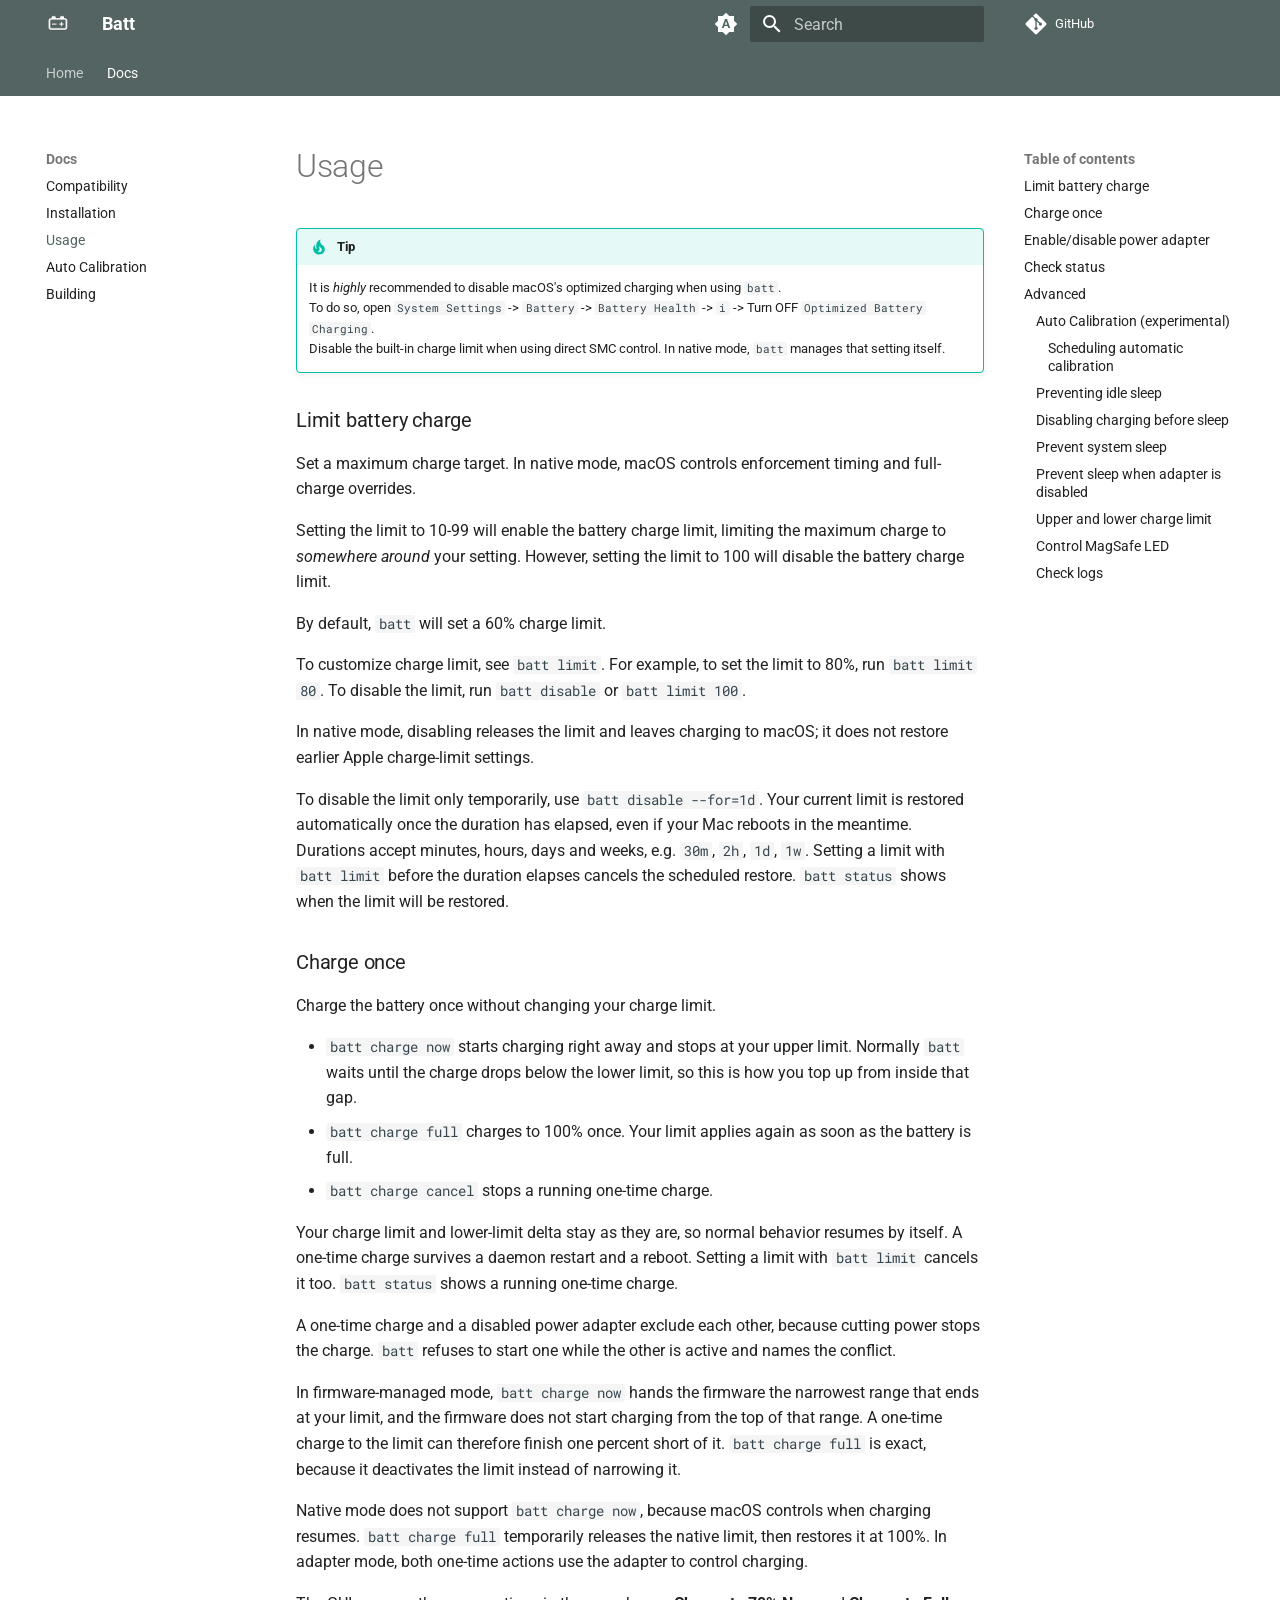
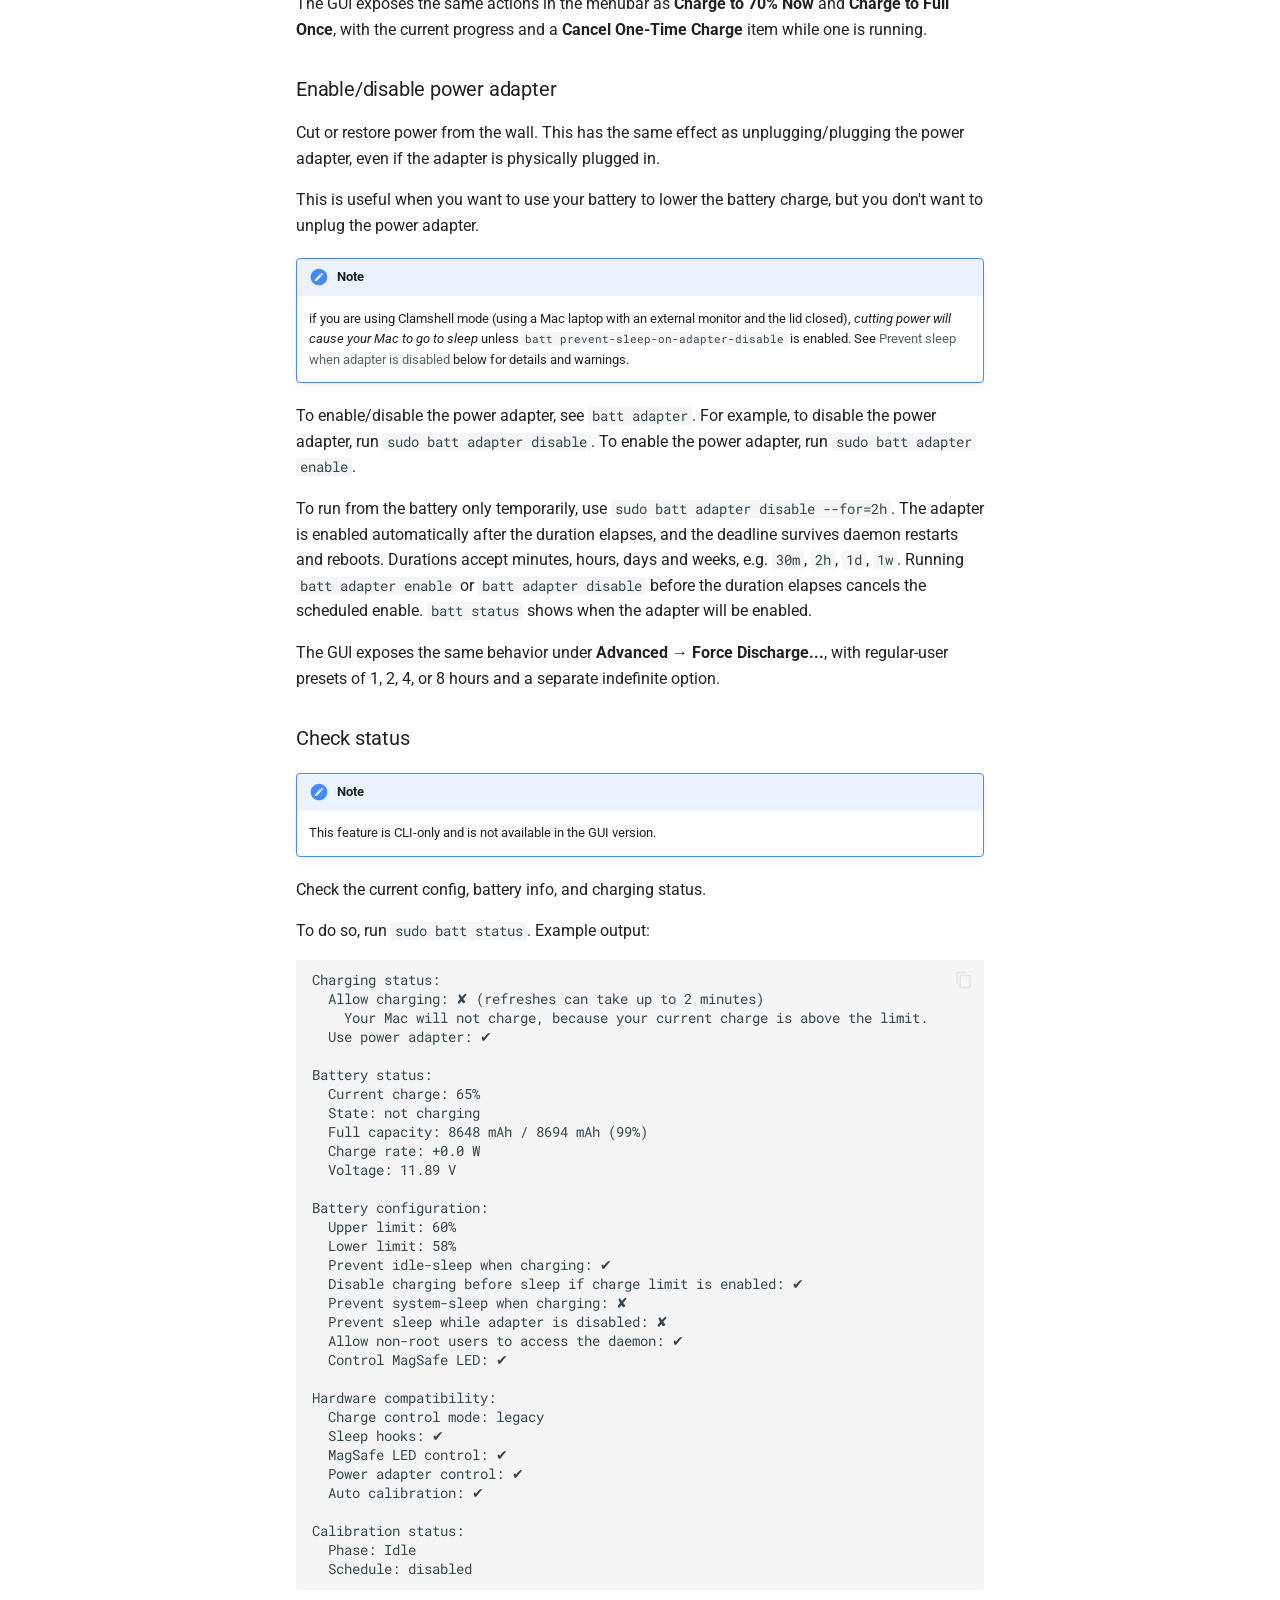
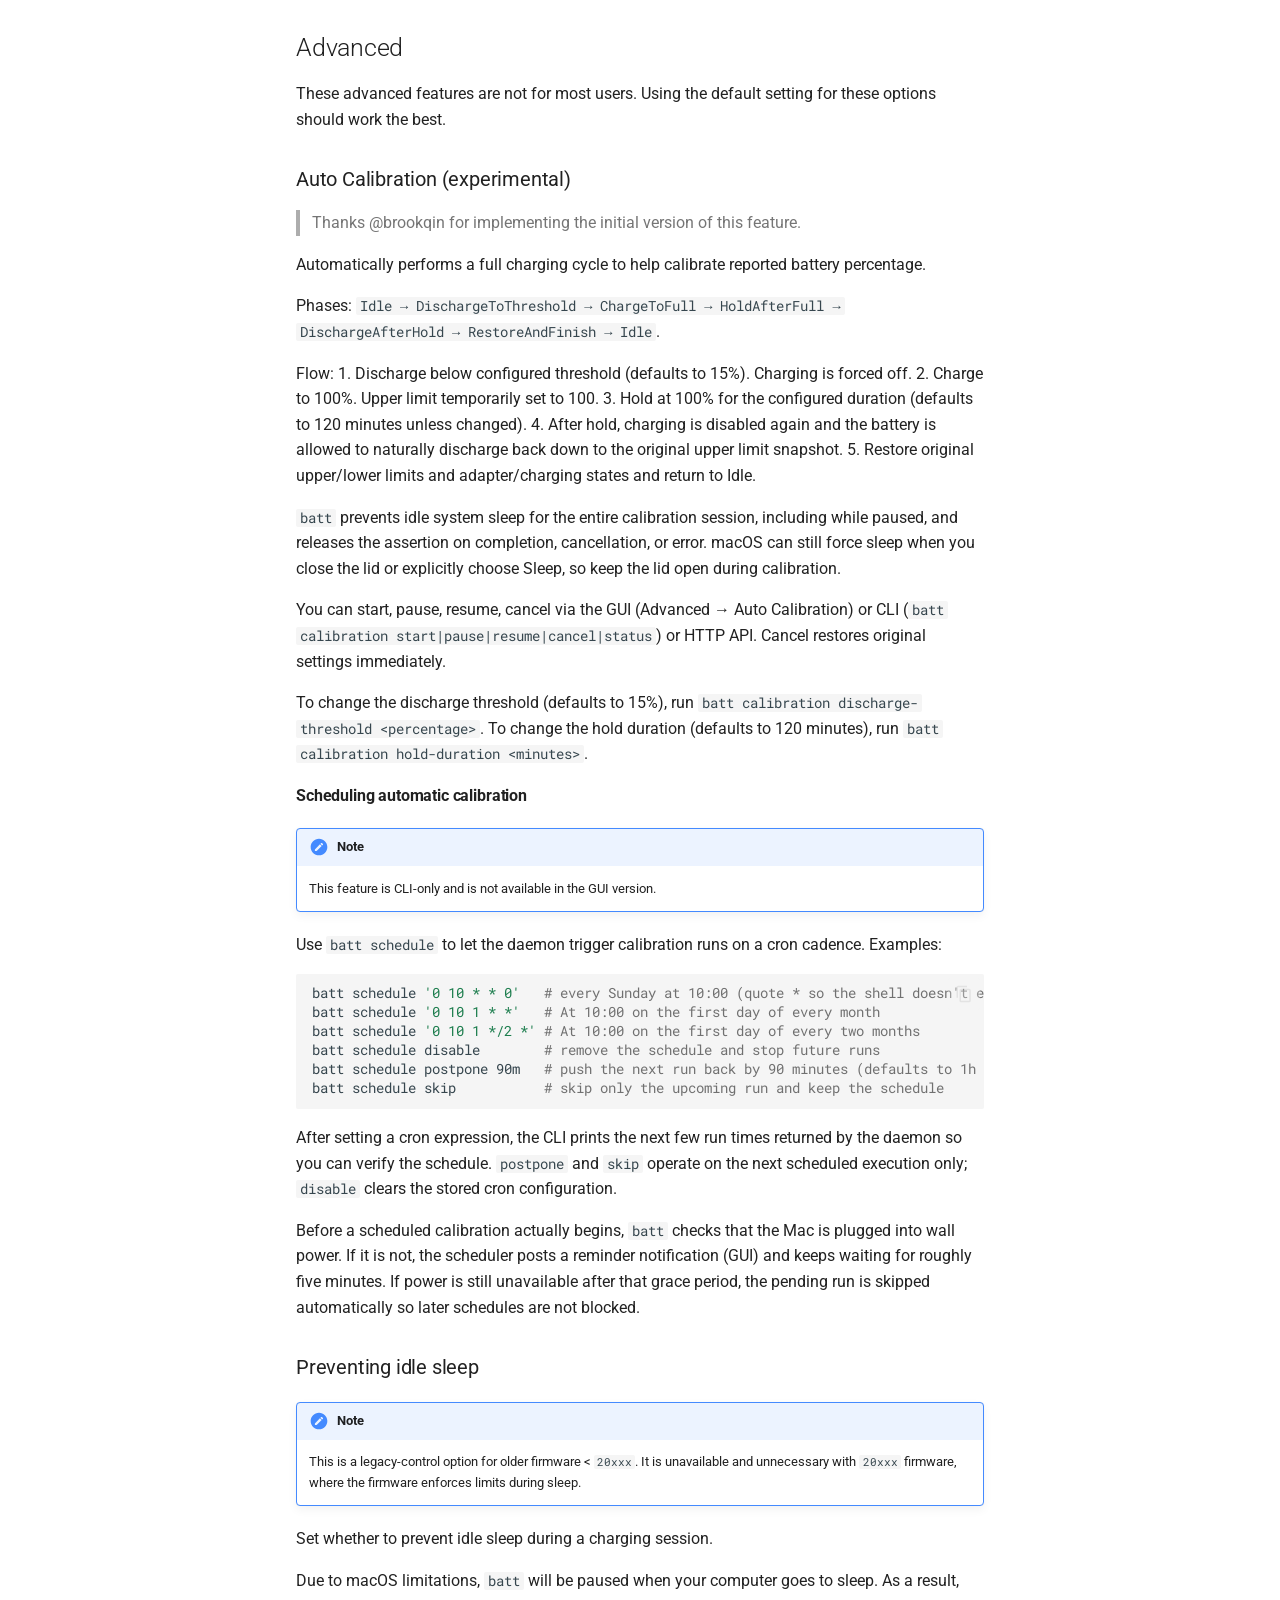
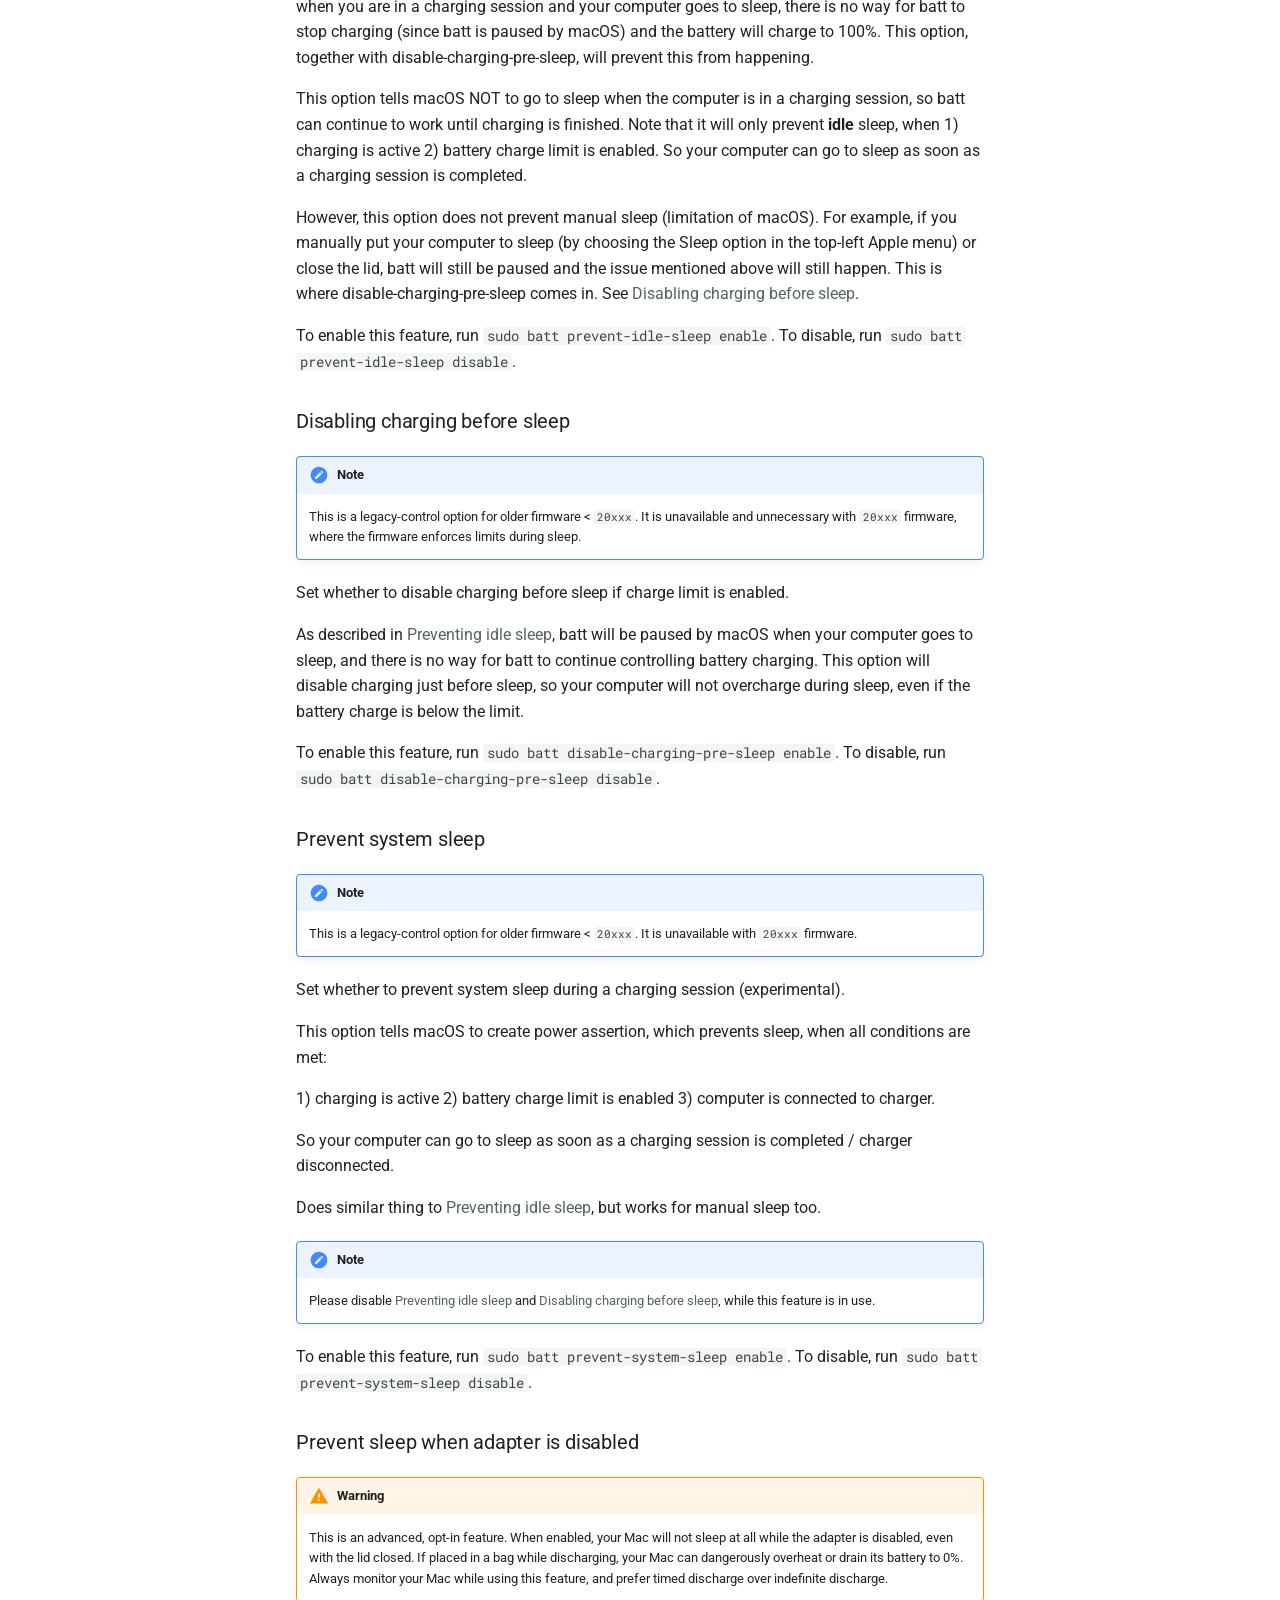
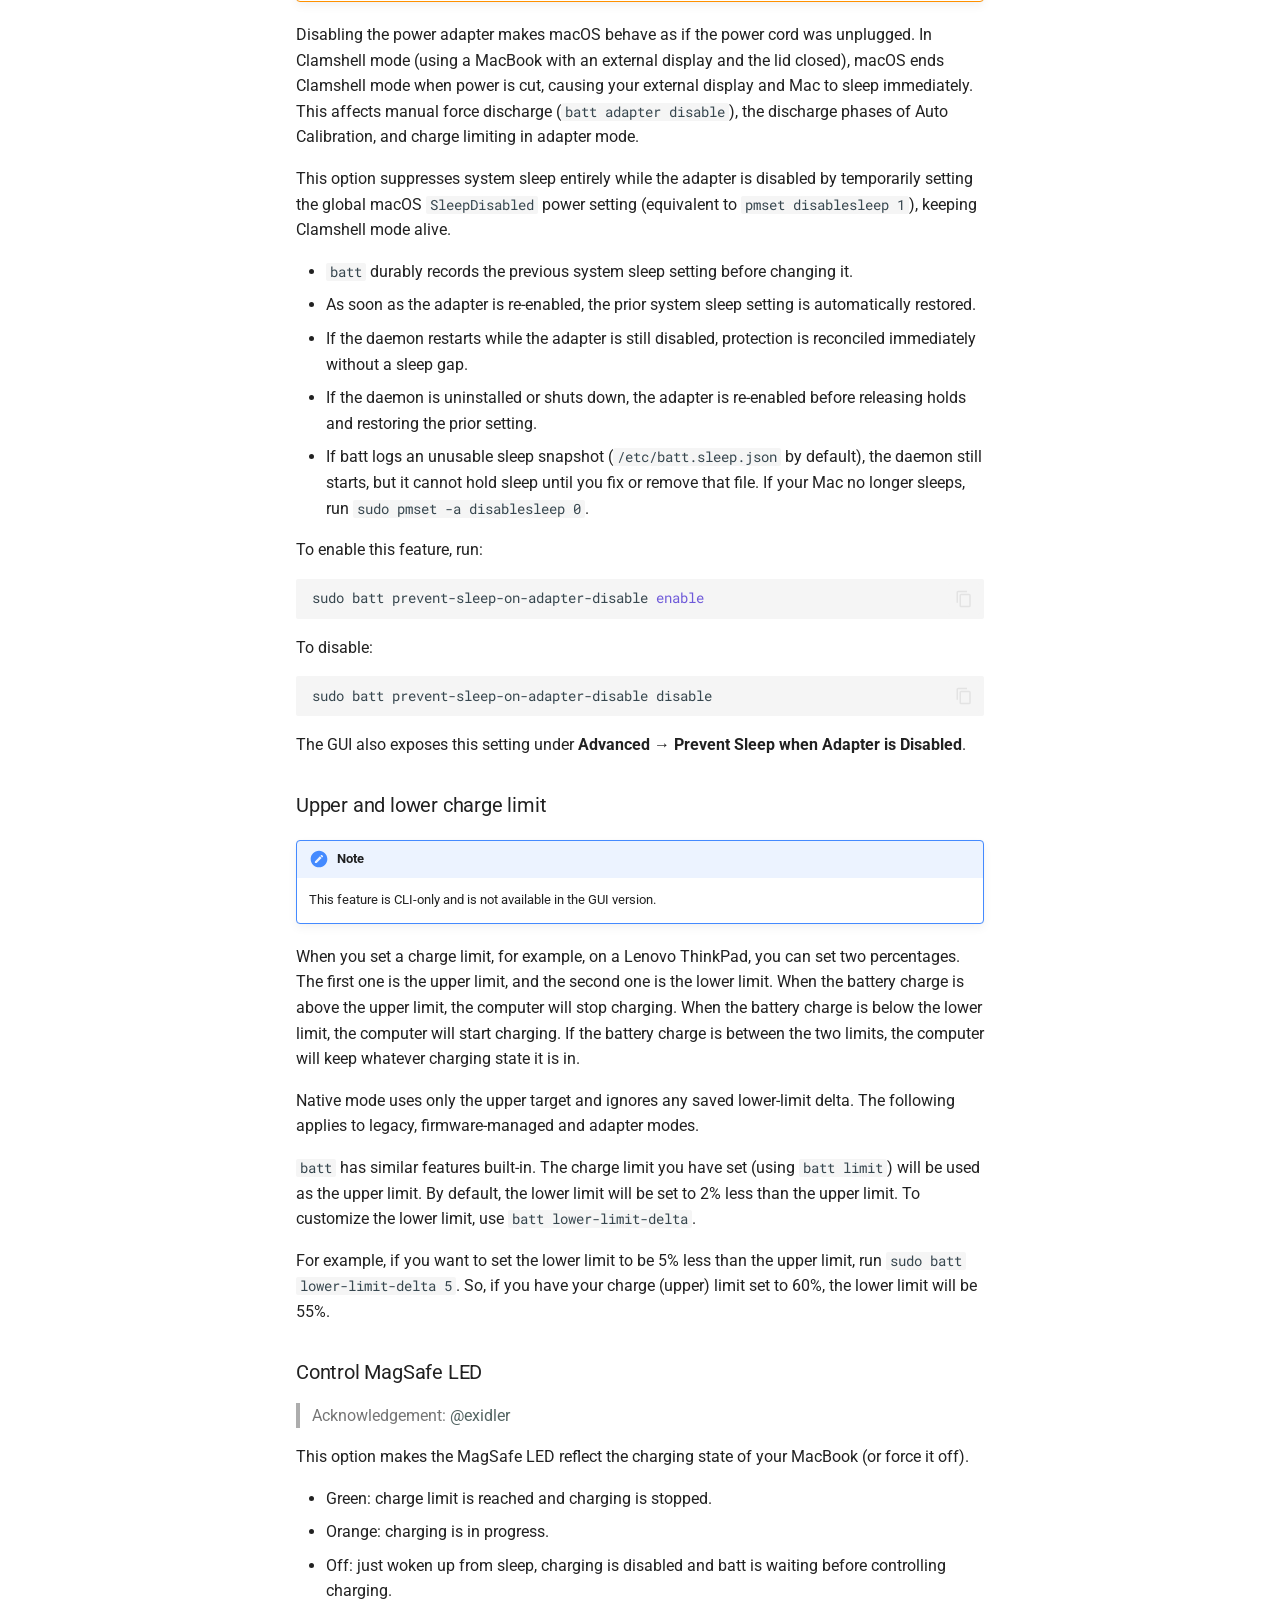
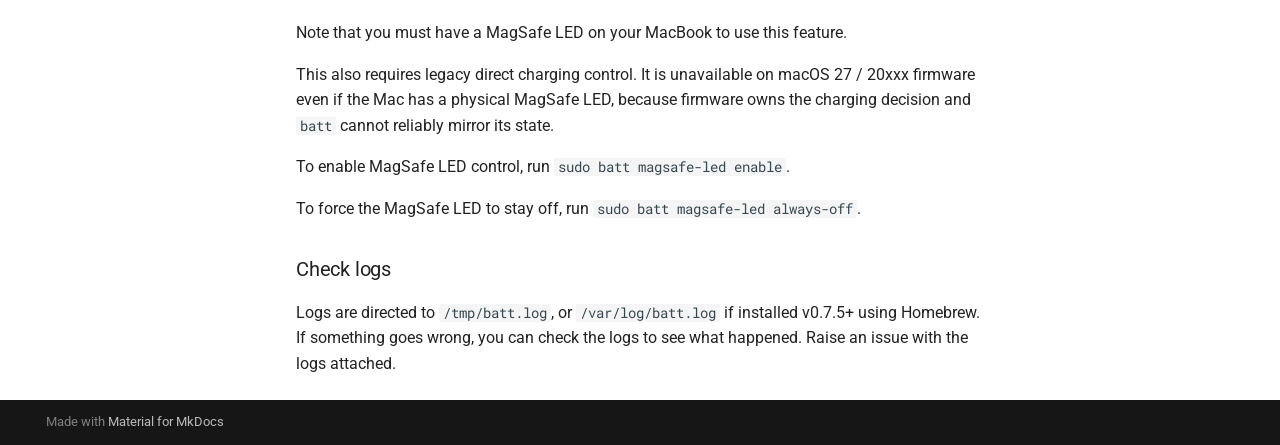
<file: usage/index.html>
<!doctype html>
<html lang="en" class="no-js">
  <head>
    
      <meta charset="utf-8">
      <meta name="viewport" content="width=device-width,initial-scale=1">
      
        <meta name="description" content="Control and limit battery charging on Apple Silicon MacBooks.">
      
      
        <meta name="author" content="charlie0129">
      
      
      
        <link rel="prev" href="../installation/">
      
      
        <link rel="next" href="../auto-calibration/">
      
      
        
      
      
      <link rel="icon" href="../assets/icon.png">
      <meta name="generator" content="mkdocs-1.6.1, mkdocs-material-9.8.0">
    
    
      
        <title>Usage - Batt</title>
      
    
    
      <link rel="stylesheet" href="../assets/stylesheets/main.57a0d79d.min.css">
      
        
        <link rel="stylesheet" href="../assets/stylesheets/palette.fb2fffe2.min.css">
      
      


    
    
      
    
    
      
        
        
        <link rel="preconnect" href="https://fonts.gstatic.com" crossorigin>
        <link rel="stylesheet" href="https://fonts.googleapis.com/css?family=Roboto:300,300i,400,400i,700,700i%7CRoboto+Mono:400,400i,700,700i&display=fallback">
        <style>:root{--md-text-font:"Roboto";--md-code-font:"Roboto Mono"}</style>
      
    
    
      <link rel="stylesheet" href="../assets/stylesheets/extra.css">
    
    <script>__md_scope=new URL("..",location),__md_hash=e=>[...e].reduce(((e,_)=>(e<<5)-e+_.charCodeAt(0)),0),__md_get=(e,_=localStorage,t=__md_scope)=>JSON.parse(_.getItem(t.pathname+"."+e)),__md_set=(e,_,t=localStorage,a=__md_scope)=>{try{t.setItem(a.pathname+"."+e,JSON.stringify(_))}catch(e){}}</script>
    
      

    
    
  </head>
  
  
    
    
      
    
    
    
    
    <body dir="ltr" data-md-color-scheme="default" data-md-color-primary="custom" data-md-color-accent="custom">
  
    
    <input class="md-toggle" data-md-toggle="drawer" type="checkbox" id="__drawer" autocomplete="off">
    <input class="md-toggle" data-md-toggle="search" type="checkbox" id="__search" autocomplete="off">
    <label class="md-overlay" for="__drawer"></label>
    <div data-md-component="skip">
      
        
        <a href="#usage" class="md-skip">
          Skip to content
        </a>
      
    </div>
    <div data-md-component="announce">
      
    </div>
    
    
      

<header class="md-header" data-md-component="header">
  <nav class="md-header__inner md-grid" aria-label="Header">
    <a href=".." title="Batt" class="md-header__button md-logo" aria-label="Batt" data-md-component="logo">
      
  <img src="../assets/icon.png" alt="logo">

    </a>
    <label class="md-header__button md-icon" for="__drawer">
      
      <svg xmlns="http://www.w3.org/2000/svg" viewBox="0 0 24 24"><path d="M3 6h18v2H3zm0 5h18v2H3zm0 5h18v2H3z"/></svg>
    </label>
    <div class="md-header__title" data-md-component="header-title">
      <div class="md-header__ellipsis">
        <div class="md-header__topic">
          <span class="md-ellipsis">
            Batt
          </span>
        </div>
        <div class="md-header__topic" data-md-component="header-topic">
          <span class="md-ellipsis">
            
              Usage
            
          </span>
        </div>
      </div>
    </div>
    
      
        <form class="md-header__option" data-md-component="palette">
  
    
    
    
    <input class="md-option" data-md-color-media="(prefers-color-scheme)" data-md-color-scheme="default" data-md-color-primary="custom" data-md-color-accent="custom"  aria-label="Switch to light mode"  type="radio" name="__palette" id="__palette_0">
    
      <label class="md-header__button md-icon" title="Switch to light mode" for="__palette_1" hidden>
        <svg xmlns="http://www.w3.org/2000/svg" viewBox="0 0 24 24"><path d="m14.3 16-.7-2h-3.2l-.7 2H7.8L11 7h2l3.2 9zM20 8.69V4h-4.69L12 .69 8.69 4H4v4.69L.69 12 4 15.31V20h4.69L12 23.31 15.31 20H20v-4.69L23.31 12zm-9.15 3.96h2.3L12 9z"/></svg>
      </label>
    
  
    
    
    
    <input class="md-option" data-md-color-media="(prefers-color-scheme: light)" data-md-color-scheme="default" data-md-color-primary="custom" data-md-color-accent="custom"  aria-label="Switch to dark mode"  type="radio" name="__palette" id="__palette_1">
    
      <label class="md-header__button md-icon" title="Switch to dark mode" for="__palette_2" hidden>
        <svg xmlns="http://www.w3.org/2000/svg" viewBox="0 0 24 24"><path d="M12 8a4 4 0 0 0-4 4 4 4 0 0 0 4 4 4 4 0 0 0 4-4 4 4 0 0 0-4-4m0 10a6 6 0 0 1-6-6 6 6 0 0 1 6-6 6 6 0 0 1 6 6 6 6 0 0 1-6 6m8-9.31V4h-4.69L12 .69 8.69 4H4v4.69L.69 12 4 15.31V20h4.69L12 23.31 15.31 20H20v-4.69L23.31 12z"/></svg>
      </label>
    
  
    
    
    
    <input class="md-option" data-md-color-media="(prefers-color-scheme: dark)" data-md-color-scheme="batt" data-md-color-primary="custom" data-md-color-accent="custom"  aria-label="Switch to system preference"  type="radio" name="__palette" id="__palette_2">
    
      <label class="md-header__button md-icon" title="Switch to system preference" for="__palette_0" hidden>
        <svg xmlns="http://www.w3.org/2000/svg" viewBox="0 0 24 24"><path d="M12 18c-.89 0-1.74-.2-2.5-.55C11.56 16.5 13 14.42 13 12s-1.44-4.5-3.5-5.45C10.26 6.2 11.11 6 12 6a6 6 0 0 1 6 6 6 6 0 0 1-6 6m8-9.31V4h-4.69L12 .69 8.69 4H4v4.69L.69 12 4 15.31V20h4.69L12 23.31 15.31 20H20v-4.69L23.31 12z"/></svg>
      </label>
    
  
</form>
      
    
    
      <script>var palette=__md_get("__palette");if(palette&&palette.color){if("(prefers-color-scheme)"===palette.color.media){var media=matchMedia("(prefers-color-scheme: light)"),input=document.querySelector(media.matches?"[data-md-color-media='(prefers-color-scheme: light)']":"[data-md-color-media='(prefers-color-scheme: dark)']");palette.color.media=input.getAttribute("data-md-color-media"),palette.color.scheme=input.getAttribute("data-md-color-scheme"),palette.color.primary=input.getAttribute("data-md-color-primary"),palette.color.accent=input.getAttribute("data-md-color-accent")}for(var[key,value]of Object.entries(palette.color))document.body.setAttribute("data-md-color-"+key,value)}</script>
    
    
    
      
      
        <label class="md-header__button md-icon" for="__search">
          
          <svg xmlns="http://www.w3.org/2000/svg" viewBox="0 0 24 24"><path d="M9.5 3A6.5 6.5 0 0 1 16 9.5c0 1.61-.59 3.09-1.56 4.23l.27.27h.79l5 5-1.5 1.5-5-5v-.79l-.27-.27A6.52 6.52 0 0 1 9.5 16 6.5 6.5 0 0 1 3 9.5 6.5 6.5 0 0 1 9.5 3m0 2C7 5 5 7 5 9.5S7 14 9.5 14 14 12 14 9.5 12 5 9.5 5"/></svg>
        </label>
        <div class="md-search" data-md-component="search" role="dialog">
  <label class="md-search__overlay" for="__search"></label>
  <div class="md-search__inner" role="search">
    <form class="md-search__form" name="search">
      <input type="text" class="md-search__input" name="query" aria-label="Search" placeholder="Search" autocapitalize="off" autocorrect="off" autocomplete="off" spellcheck="false" data-md-component="search-query" required>
      <label class="md-search__icon md-icon" for="__search">
        
        <svg xmlns="http://www.w3.org/2000/svg" viewBox="0 0 24 24"><path d="M9.5 3A6.5 6.5 0 0 1 16 9.5c0 1.61-.59 3.09-1.56 4.23l.27.27h.79l5 5-1.5 1.5-5-5v-.79l-.27-.27A6.52 6.52 0 0 1 9.5 16 6.5 6.5 0 0 1 3 9.5 6.5 6.5 0 0 1 9.5 3m0 2C7 5 5 7 5 9.5S7 14 9.5 14 14 12 14 9.5 12 5 9.5 5"/></svg>
        
        <svg xmlns="http://www.w3.org/2000/svg" viewBox="0 0 24 24"><path d="M20 11v2H8l5.5 5.5-1.42 1.42L4.16 12l7.92-7.92L13.5 5.5 8 11z"/></svg>
      </label>
      <nav class="md-search__options" aria-label="Search">
        
        <button type="reset" class="md-search__icon md-icon" title="Clear" aria-label="Clear" tabindex="-1">
          
          <svg xmlns="http://www.w3.org/2000/svg" viewBox="0 0 24 24"><path d="M19 6.41 17.59 5 12 10.59 6.41 5 5 6.41 10.59 12 5 17.59 6.41 19 12 13.41 17.59 19 19 17.59 13.41 12z"/></svg>
        </button>
      </nav>
      
        <div class="md-search__suggest" data-md-component="search-suggest"></div>
      
    </form>
    <div class="md-search__output">
      <div class="md-search__scrollwrap" tabindex="0" data-md-scrollfix>
        <div class="md-search-result" data-md-component="search-result">
          <div class="md-search-result__meta">
            Initializing search
          </div>
          <ol class="md-search-result__list" role="presentation"></ol>
        </div>
      </div>
    </div>
  </div>
</div>
      
    
    
      <div class="md-header__source">
        <a href="https://github.com/charlie0129/batt" title="Go to repository" class="md-source" data-md-component="source">
  <div class="md-source__icon md-icon">
    
    <svg xmlns="http://www.w3.org/2000/svg" viewBox="0 0 448 512"><!--! Font Awesome Free 7.1.0 by @fontawesome - https://fontawesome.com License - https://fontawesome.com/license/free (Icons: CC BY 4.0, Fonts: SIL OFL 1.1, Code: MIT License) Copyright 2025 Fonticons, Inc.--><path d="M439.6 236.1 244 40.5c-5.4-5.5-12.8-8.5-20.4-8.5s-15 3-20.4 8.4L162.5 81l51.5 51.5c27.1-9.1 52.7 16.8 43.4 43.7l49.7 49.7c34.2-11.8 61.2 31 35.5 56.7-26.5 26.5-70.2-2.9-56-37.3L240.3 199v121.9c25.3 12.5 22.3 41.8 9.1 55-6.4 6.4-15.2 10.1-24.3 10.1s-17.8-3.6-24.3-10.1c-17.6-17.6-11.1-46.9 11.2-56v-123c-20.8-8.5-24.6-30.7-18.6-45L142.6 101 8.5 235.1C3 240.6 0 247.9 0 255.5s3 15 8.5 20.4l195.6 195.7c5.4 5.4 12.7 8.4 20.4 8.4s15-3 20.4-8.4l194.7-194.7c5.4-5.4 8.4-12.8 8.4-20.4s-3-15-8.4-20.4"/></svg>
  </div>
  <div class="md-source__repository">
    GitHub
  </div>
</a>
      </div>
    
  </nav>
  
</header>
    
    <div class="md-container" data-md-component="container">
      
      
        
          
            
<nav class="md-tabs" aria-label="Tabs" data-md-component="tabs">
  <div class="md-grid">
    <ul class="md-tabs__list">
      
        
  
  
  
  
    
    
      <li class="md-tabs__item">
        <a href=".." class="md-tabs__link">
          
  
  
  Home

        </a>
      </li>
    
  

      
        
  
  
  
    
  
  
    
    
      <li class="md-tabs__item md-tabs__item--active">
        <a href="../compatibility/" class="md-tabs__link">
          
  
  
  Docs

        </a>
      </li>
    
  

      
    </ul>
  </div>
</nav>
          
        
      
      <main class="md-main" data-md-component="main">
        <div class="md-main__inner md-grid">
          
            
              
              <div class="md-sidebar md-sidebar--primary" data-md-component="sidebar" data-md-type="navigation" >
                <div class="md-sidebar__scrollwrap">
                  <div class="md-sidebar__inner">
                    


  


<nav class="md-nav md-nav--primary md-nav--lifted" aria-label="Navigation" data-md-level="0">
  <label class="md-nav__title" for="__drawer">
    <a href=".." title="Batt" class="md-nav__button md-logo" aria-label="Batt" data-md-component="logo">
      
  <img src="../assets/icon.png" alt="logo">

    </a>
    Batt
  </label>
  
    <div class="md-nav__source">
      <a href="https://github.com/charlie0129/batt" title="Go to repository" class="md-source" data-md-component="source">
  <div class="md-source__icon md-icon">
    
    <svg xmlns="http://www.w3.org/2000/svg" viewBox="0 0 448 512"><!--! Font Awesome Free 7.1.0 by @fontawesome - https://fontawesome.com License - https://fontawesome.com/license/free (Icons: CC BY 4.0, Fonts: SIL OFL 1.1, Code: MIT License) Copyright 2025 Fonticons, Inc.--><path d="M439.6 236.1 244 40.5c-5.4-5.5-12.8-8.5-20.4-8.5s-15 3-20.4 8.4L162.5 81l51.5 51.5c27.1-9.1 52.7 16.8 43.4 43.7l49.7 49.7c34.2-11.8 61.2 31 35.5 56.7-26.5 26.5-70.2-2.9-56-37.3L240.3 199v121.9c25.3 12.5 22.3 41.8 9.1 55-6.4 6.4-15.2 10.1-24.3 10.1s-17.8-3.6-24.3-10.1c-17.6-17.6-11.1-46.9 11.2-56v-123c-20.8-8.5-24.6-30.7-18.6-45L142.6 101 8.5 235.1C3 240.6 0 247.9 0 255.5s3 15 8.5 20.4l195.6 195.7c5.4 5.4 12.7 8.4 20.4 8.4s15-3 20.4-8.4l194.7-194.7c5.4-5.4 8.4-12.8 8.4-20.4s-3-15-8.4-20.4"/></svg>
  </div>
  <div class="md-source__repository">
    GitHub
  </div>
</a>
    </div>
  
  <ul class="md-nav__list" data-md-scrollfix>
    
      
      
  
  
  
  
    
    
    
    
      
      
        
      
    
    
    <li class="md-nav__item md-nav__item--nested">
      
        
        
        <input class="md-nav__toggle md-toggle " type="checkbox" id="__nav_1" >
        
          
          <label class="md-nav__link" for="__nav_1" id="__nav_1_label" tabindex="0">
            
  
  
  <span class="md-ellipsis">
    
  
    Home
  

    
  </span>
  
  

            <span class="md-nav__icon md-icon"></span>
          </label>
        
        <nav class="md-nav" data-md-level="1" aria-labelledby="__nav_1_label" aria-expanded="false">
          <label class="md-nav__title" for="__nav_1">
            <span class="md-nav__icon md-icon"></span>
            
  
    Home
  

          </label>
          <ul class="md-nav__list" data-md-scrollfix>
            
              
                
  
  
  
  
    <li class="md-nav__item">
      <a href=".." class="md-nav__link">
        
  
  
  <span class="md-ellipsis">
    
  
    Batt
  

    
  </span>
  
  

      </a>
    </li>
  

              
            
              
                
  
  
  
  
    <li class="md-nav__item">
      <a href="../compatibility/" class="md-nav__link">
        
  
  
  <span class="md-ellipsis">
    
  
    Compatibility
  

    
  </span>
  
  

      </a>
    </li>
  

              
            
              
                
  
  
  
  
    <li class="md-nav__item">
      <a href="../installation/" class="md-nav__link">
        
  
  
  <span class="md-ellipsis">
    
  
    Installation
  

    
  </span>
  
  

      </a>
    </li>
  

              
            
              
                
  
  
    
  
  
  
    <li class="md-nav__item md-nav__item--active">
      
      <input class="md-nav__toggle md-toggle" type="checkbox" id="__toc">
      
      
        
      
      
        <label class="md-nav__link md-nav__link--active" for="__toc">
          
  
  
  <span class="md-ellipsis">
    
  
    Usage
  

    
  </span>
  
  

          <span class="md-nav__icon md-icon"></span>
        </label>
      
      <a href="./" class="md-nav__link md-nav__link--active">
        
  
  
  <span class="md-ellipsis">
    
  
    Usage
  

    
  </span>
  
  

      </a>
      
        

<nav class="md-nav md-nav--secondary" aria-label="Table of contents">
  
  
  
    
  
  
    <label class="md-nav__title" for="__toc">
      <span class="md-nav__icon md-icon"></span>
      Table of contents
    </label>
    <ul class="md-nav__list" data-md-component="toc" data-md-scrollfix>
      
        <li class="md-nav__item">
  <a href="#limit-battery-charge" class="md-nav__link">
    <span class="md-ellipsis">
      
        Limit battery charge
      
    </span>
  </a>
  
</li>
      
        <li class="md-nav__item">
  <a href="#charge-once" class="md-nav__link">
    <span class="md-ellipsis">
      
        Charge once
      
    </span>
  </a>
  
</li>
      
        <li class="md-nav__item">
  <a href="#enabledisable-power-adapter" class="md-nav__link">
    <span class="md-ellipsis">
      
        Enable/disable power adapter
      
    </span>
  </a>
  
</li>
      
        <li class="md-nav__item">
  <a href="#check-status" class="md-nav__link">
    <span class="md-ellipsis">
      
        Check status
      
    </span>
  </a>
  
</li>
      
        <li class="md-nav__item">
  <a href="#advanced" class="md-nav__link">
    <span class="md-ellipsis">
      
        Advanced
      
    </span>
  </a>
  
    <nav class="md-nav" aria-label="Advanced">
      <ul class="md-nav__list">
        
          <li class="md-nav__item">
  <a href="#auto-calibration-experimental" class="md-nav__link">
    <span class="md-ellipsis">
      
        Auto Calibration (experimental)
      
    </span>
  </a>
  
    <nav class="md-nav" aria-label="Auto Calibration (experimental)">
      <ul class="md-nav__list">
        
          <li class="md-nav__item">
  <a href="#scheduling-automatic-calibration" class="md-nav__link">
    <span class="md-ellipsis">
      
        Scheduling automatic calibration
      
    </span>
  </a>
  
</li>
        
      </ul>
    </nav>
  
</li>
        
          <li class="md-nav__item">
  <a href="#preventing-idle-sleep" class="md-nav__link">
    <span class="md-ellipsis">
      
        Preventing idle sleep
      
    </span>
  </a>
  
</li>
        
          <li class="md-nav__item">
  <a href="#disabling-charging-before-sleep" class="md-nav__link">
    <span class="md-ellipsis">
      
        Disabling charging before sleep
      
    </span>
  </a>
  
</li>
        
          <li class="md-nav__item">
  <a href="#prevent-system-sleep" class="md-nav__link">
    <span class="md-ellipsis">
      
        Prevent system sleep
      
    </span>
  </a>
  
</li>
        
          <li class="md-nav__item">
  <a href="#prevent-sleep-when-adapter-is-disabled" class="md-nav__link">
    <span class="md-ellipsis">
      
        Prevent sleep when adapter is disabled
      
    </span>
  </a>
  
</li>
        
          <li class="md-nav__item">
  <a href="#upper-and-lower-charge-limit" class="md-nav__link">
    <span class="md-ellipsis">
      
        Upper and lower charge limit
      
    </span>
  </a>
  
</li>
        
          <li class="md-nav__item">
  <a href="#control-magsafe-led" class="md-nav__link">
    <span class="md-ellipsis">
      
        Control MagSafe LED
      
    </span>
  </a>
  
</li>
        
          <li class="md-nav__item">
  <a href="#check-logs" class="md-nav__link">
    <span class="md-ellipsis">
      
        Check logs
      
    </span>
  </a>
  
</li>
        
      </ul>
    </nav>
  
</li>
      
    </ul>
  
</nav>
      
    </li>
  

              
            
              
                
  
  
  
  
    <li class="md-nav__item">
      <a href="../building/" class="md-nav__link">
        
  
  
  <span class="md-ellipsis">
    
  
    Building
  

    
  </span>
  
  

      </a>
    </li>
  

              
            
              
                
  
  
  
  
    <li class="md-nav__item">
      <a href="../faq/" class="md-nav__link">
        
  
  
  <span class="md-ellipsis">
    
  
    FAQ
  

    
  </span>
  
  

      </a>
    </li>
  

              
            
              
                
  
  
  
  
    <li class="md-nav__item">
      <a href="../comparison/" class="md-nav__link">
        
  
  
  <span class="md-ellipsis">
    
  
    Comparison
  

    
  </span>
  
  

      </a>
    </li>
  

              
            
          </ul>
        </nav>
      
    </li>
  

    
      
      
  
  
    
  
  
  
    
    
    
    
      
        
        
      
      
        
      
    
    
    <li class="md-nav__item md-nav__item--active md-nav__item--section md-nav__item--nested">
      
        
        
        <input class="md-nav__toggle md-toggle " type="checkbox" id="__nav_2" checked>
        
          
          <label class="md-nav__link" for="__nav_2" id="__nav_2_label" tabindex="">
            
  
  
  <span class="md-ellipsis">
    
  
    Docs
  

    
  </span>
  
  

            <span class="md-nav__icon md-icon"></span>
          </label>
        
        <nav class="md-nav" data-md-level="1" aria-labelledby="__nav_2_label" aria-expanded="true">
          <label class="md-nav__title" for="__nav_2">
            <span class="md-nav__icon md-icon"></span>
            
  
    Docs
  

          </label>
          <ul class="md-nav__list" data-md-scrollfix>
            
              
                
  
  
  
  
    <li class="md-nav__item">
      <a href="../compatibility/" class="md-nav__link">
        
  
  
  <span class="md-ellipsis">
    
  
    Compatibility
  

    
  </span>
  
  

      </a>
    </li>
  

              
            
              
                
  
  
  
  
    <li class="md-nav__item">
      <a href="../installation/" class="md-nav__link">
        
  
  
  <span class="md-ellipsis">
    
  
    Installation
  

    
  </span>
  
  

      </a>
    </li>
  

              
            
              
                
  
  
    
  
  
  
    <li class="md-nav__item md-nav__item--active">
      
      <input class="md-nav__toggle md-toggle" type="checkbox" id="__toc">
      
      
        
      
      
        <label class="md-nav__link md-nav__link--active" for="__toc">
          
  
  
  <span class="md-ellipsis">
    
  
    Usage
  

    
  </span>
  
  

          <span class="md-nav__icon md-icon"></span>
        </label>
      
      <a href="./" class="md-nav__link md-nav__link--active">
        
  
  
  <span class="md-ellipsis">
    
  
    Usage
  

    
  </span>
  
  

      </a>
      
        

<nav class="md-nav md-nav--secondary" aria-label="Table of contents">
  
  
  
    
  
  
    <label class="md-nav__title" for="__toc">
      <span class="md-nav__icon md-icon"></span>
      Table of contents
    </label>
    <ul class="md-nav__list" data-md-component="toc" data-md-scrollfix>
      
        <li class="md-nav__item">
  <a href="#limit-battery-charge" class="md-nav__link">
    <span class="md-ellipsis">
      
        Limit battery charge
      
    </span>
  </a>
  
</li>
      
        <li class="md-nav__item">
  <a href="#charge-once" class="md-nav__link">
    <span class="md-ellipsis">
      
        Charge once
      
    </span>
  </a>
  
</li>
      
        <li class="md-nav__item">
  <a href="#enabledisable-power-adapter" class="md-nav__link">
    <span class="md-ellipsis">
      
        Enable/disable power adapter
      
    </span>
  </a>
  
</li>
      
        <li class="md-nav__item">
  <a href="#check-status" class="md-nav__link">
    <span class="md-ellipsis">
      
        Check status
      
    </span>
  </a>
  
</li>
      
        <li class="md-nav__item">
  <a href="#advanced" class="md-nav__link">
    <span class="md-ellipsis">
      
        Advanced
      
    </span>
  </a>
  
    <nav class="md-nav" aria-label="Advanced">
      <ul class="md-nav__list">
        
          <li class="md-nav__item">
  <a href="#auto-calibration-experimental" class="md-nav__link">
    <span class="md-ellipsis">
      
        Auto Calibration (experimental)
      
    </span>
  </a>
  
    <nav class="md-nav" aria-label="Auto Calibration (experimental)">
      <ul class="md-nav__list">
        
          <li class="md-nav__item">
  <a href="#scheduling-automatic-calibration" class="md-nav__link">
    <span class="md-ellipsis">
      
        Scheduling automatic calibration
      
    </span>
  </a>
  
</li>
        
      </ul>
    </nav>
  
</li>
        
          <li class="md-nav__item">
  <a href="#preventing-idle-sleep" class="md-nav__link">
    <span class="md-ellipsis">
      
        Preventing idle sleep
      
    </span>
  </a>
  
</li>
        
          <li class="md-nav__item">
  <a href="#disabling-charging-before-sleep" class="md-nav__link">
    <span class="md-ellipsis">
      
        Disabling charging before sleep
      
    </span>
  </a>
  
</li>
        
          <li class="md-nav__item">
  <a href="#prevent-system-sleep" class="md-nav__link">
    <span class="md-ellipsis">
      
        Prevent system sleep
      
    </span>
  </a>
  
</li>
        
          <li class="md-nav__item">
  <a href="#prevent-sleep-when-adapter-is-disabled" class="md-nav__link">
    <span class="md-ellipsis">
      
        Prevent sleep when adapter is disabled
      
    </span>
  </a>
  
</li>
        
          <li class="md-nav__item">
  <a href="#upper-and-lower-charge-limit" class="md-nav__link">
    <span class="md-ellipsis">
      
        Upper and lower charge limit
      
    </span>
  </a>
  
</li>
        
          <li class="md-nav__item">
  <a href="#control-magsafe-led" class="md-nav__link">
    <span class="md-ellipsis">
      
        Control MagSafe LED
      
    </span>
  </a>
  
</li>
        
          <li class="md-nav__item">
  <a href="#check-logs" class="md-nav__link">
    <span class="md-ellipsis">
      
        Check logs
      
    </span>
  </a>
  
</li>
        
      </ul>
    </nav>
  
</li>
      
    </ul>
  
</nav>
      
    </li>
  

              
            
              
                
  
  
  
  
    <li class="md-nav__item">
      <a href="../auto-calibration/" class="md-nav__link">
        
  
  
  <span class="md-ellipsis">
    
  
    Auto Calibration
  

    
  </span>
  
  

      </a>
    </li>
  

              
            
              
                
  
  
  
  
    <li class="md-nav__item">
      <a href="../building/" class="md-nav__link">
        
  
  
  <span class="md-ellipsis">
    
  
    Building
  

    
  </span>
  
  

      </a>
    </li>
  

              
            
          </ul>
        </nav>
      
    </li>
  

    
  </ul>
</nav>
                  </div>
                </div>
              </div>
            
            
              
              <div class="md-sidebar md-sidebar--secondary" data-md-component="sidebar" data-md-type="toc" >
                <div class="md-sidebar__scrollwrap">
                  <div class="md-sidebar__inner">
                    

<nav class="md-nav md-nav--secondary" aria-label="Table of contents">
  
  
  
    
  
  
    <label class="md-nav__title" for="__toc">
      <span class="md-nav__icon md-icon"></span>
      Table of contents
    </label>
    <ul class="md-nav__list" data-md-component="toc" data-md-scrollfix>
      
        <li class="md-nav__item">
  <a href="#limit-battery-charge" class="md-nav__link">
    <span class="md-ellipsis">
      
        Limit battery charge
      
    </span>
  </a>
  
</li>
      
        <li class="md-nav__item">
  <a href="#charge-once" class="md-nav__link">
    <span class="md-ellipsis">
      
        Charge once
      
    </span>
  </a>
  
</li>
      
        <li class="md-nav__item">
  <a href="#enabledisable-power-adapter" class="md-nav__link">
    <span class="md-ellipsis">
      
        Enable/disable power adapter
      
    </span>
  </a>
  
</li>
      
        <li class="md-nav__item">
  <a href="#check-status" class="md-nav__link">
    <span class="md-ellipsis">
      
        Check status
      
    </span>
  </a>
  
</li>
      
        <li class="md-nav__item">
  <a href="#advanced" class="md-nav__link">
    <span class="md-ellipsis">
      
        Advanced
      
    </span>
  </a>
  
    <nav class="md-nav" aria-label="Advanced">
      <ul class="md-nav__list">
        
          <li class="md-nav__item">
  <a href="#auto-calibration-experimental" class="md-nav__link">
    <span class="md-ellipsis">
      
        Auto Calibration (experimental)
      
    </span>
  </a>
  
    <nav class="md-nav" aria-label="Auto Calibration (experimental)">
      <ul class="md-nav__list">
        
          <li class="md-nav__item">
  <a href="#scheduling-automatic-calibration" class="md-nav__link">
    <span class="md-ellipsis">
      
        Scheduling automatic calibration
      
    </span>
  </a>
  
</li>
        
      </ul>
    </nav>
  
</li>
        
          <li class="md-nav__item">
  <a href="#preventing-idle-sleep" class="md-nav__link">
    <span class="md-ellipsis">
      
        Preventing idle sleep
      
    </span>
  </a>
  
</li>
        
          <li class="md-nav__item">
  <a href="#disabling-charging-before-sleep" class="md-nav__link">
    <span class="md-ellipsis">
      
        Disabling charging before sleep
      
    </span>
  </a>
  
</li>
        
          <li class="md-nav__item">
  <a href="#prevent-system-sleep" class="md-nav__link">
    <span class="md-ellipsis">
      
        Prevent system sleep
      
    </span>
  </a>
  
</li>
        
          <li class="md-nav__item">
  <a href="#prevent-sleep-when-adapter-is-disabled" class="md-nav__link">
    <span class="md-ellipsis">
      
        Prevent sleep when adapter is disabled
      
    </span>
  </a>
  
</li>
        
          <li class="md-nav__item">
  <a href="#upper-and-lower-charge-limit" class="md-nav__link">
    <span class="md-ellipsis">
      
        Upper and lower charge limit
      
    </span>
  </a>
  
</li>
        
          <li class="md-nav__item">
  <a href="#control-magsafe-led" class="md-nav__link">
    <span class="md-ellipsis">
      
        Control MagSafe LED
      
    </span>
  </a>
  
</li>
        
          <li class="md-nav__item">
  <a href="#check-logs" class="md-nav__link">
    <span class="md-ellipsis">
      
        Check logs
      
    </span>
  </a>
  
</li>
        
      </ul>
    </nav>
  
</li>
      
    </ul>
  
</nav>
                  </div>
                </div>
              </div>
            
          
          
            <div class="md-content" data-md-component="content">
              
              <article class="md-content__inner md-typeset">
                
                  


  
  


<h1 id="usage">Usage<a class="headerlink" href="#usage" title="Permanent link">&para;</a></h1>
<div class="admonition tip">
<p class="admonition-title">Tip</p>
<p>It is <em>highly</em> recommended to disable macOS's optimized charging when using <code>batt</code>. <br>
To do so, open <code>System Settings</code> -&gt; <code>Battery</code> -&gt; <code>Battery Health</code> -&gt; <code>i</code> -&gt; Turn OFF <code>Optimized Battery Charging</code>. <br>
Disable the built-in charge limit when using direct SMC control. In native mode, <code>batt</code> manages that setting itself.</p>
</div>
<h3 id="limit-battery-charge">Limit battery charge<a class="headerlink" href="#limit-battery-charge" title="Permanent link">&para;</a></h3>
<p>Set a maximum charge target. In native mode, macOS controls enforcement timing and full-charge overrides.</p>
<p>Setting the limit to 10-99 will enable the battery charge limit, limiting the maximum charge to <em>somewhere around</em> your setting. However, setting the limit to 100 will disable the battery charge limit.</p>
<p>By default, <code>batt</code> will set a 60% charge limit.</p>
<p>To customize charge limit, see <code>batt limit</code>. For example, to set the limit to 80%, run <code>batt limit 80</code>. To disable the limit, run <code>batt disable</code> or <code>batt limit 100</code>.</p>
<p>In native mode, disabling releases the limit and leaves charging to macOS; it does not restore earlier Apple charge-limit settings.</p>
<p>To disable the limit only temporarily, use <code>batt disable --for=1d</code>. Your current limit is restored automatically once the duration has elapsed, even if your Mac reboots in the meantime. Durations accept minutes, hours, days and weeks, e.g. <code>30m</code>, <code>2h</code>, <code>1d</code>, <code>1w</code>. Setting a limit with <code>batt limit</code> before the duration elapses cancels the scheduled restore. <code>batt status</code> shows when the limit will be restored.</p>
<h3 id="charge-once">Charge once<a class="headerlink" href="#charge-once" title="Permanent link">&para;</a></h3>
<p>Charge the battery once without changing your charge limit.</p>
<ul>
<li><code>batt charge now</code> starts charging right away and stops at your upper limit. Normally <code>batt</code> waits until the charge drops below the lower limit, so this is how you top up from inside that gap.</li>
<li><code>batt charge full</code> charges to 100% once. Your limit applies again as soon as the battery is full.</li>
<li><code>batt charge cancel</code> stops a running one-time charge.</li>
</ul>
<p>Your charge limit and lower-limit delta stay as they are, so normal behavior resumes by itself. A one-time charge survives a daemon restart and a reboot. Setting a limit with <code>batt limit</code> cancels it too. <code>batt status</code> shows a running one-time charge.</p>
<p>A one-time charge and a disabled power adapter exclude each other, because cutting power stops the charge. <code>batt</code> refuses to start one while the other is active and names the conflict.</p>
<p>In firmware-managed mode, <code>batt charge now</code> hands the firmware the narrowest range that ends at your limit, and the firmware does not start charging from the top of that range. A one-time charge to the limit can therefore finish one percent short of it. <code>batt charge full</code> is exact, because it deactivates the limit instead of narrowing it.</p>
<p>Native mode does not support <code>batt charge now</code>, because macOS controls when charging resumes. <code>batt charge full</code> temporarily releases the native limit, then restores it at 100%. In adapter mode, both one-time actions use the adapter to control charging.</p>
<p>The GUI exposes the same actions in the menubar as <strong>Charge to 70% Now</strong> and <strong>Charge to Full Once</strong>, with the current progress and a <strong>Cancel One-Time Charge</strong> item while one is running.</p>
<h3 id="enabledisable-power-adapter">Enable/disable power adapter<a class="headerlink" href="#enabledisable-power-adapter" title="Permanent link">&para;</a></h3>
<p>Cut or restore power from the wall. This has the same effect as unplugging/plugging the power adapter, even if the adapter is physically plugged in.</p>
<p>This is useful when you want to use your battery to lower the battery charge, but you don't want to unplug the power adapter.</p>
<div class="admonition note">
<p class="admonition-title">Note</p>
<p>if you are using Clamshell mode (using a Mac laptop with an external monitor and the lid closed), <em>cutting power will cause your Mac to go to sleep</em> unless <code>batt prevent-sleep-on-adapter-disable</code> is enabled. See <a href="#prevent-sleep-when-adapter-is-disabled">Prevent sleep when adapter is disabled</a> below for details and warnings.</p>
</div>
<p>To enable/disable the power adapter, see <code>batt adapter</code>. For example, to disable the power adapter, run <code>sudo batt adapter disable</code>. To enable the power adapter, run <code>sudo batt adapter enable</code>.</p>
<p>To run from the battery only temporarily, use <code>sudo batt adapter disable --for=2h</code>. The adapter is enabled automatically after the duration elapses, and the deadline survives daemon restarts and reboots. Durations accept minutes, hours, days and weeks, e.g. <code>30m</code>, <code>2h</code>, <code>1d</code>, <code>1w</code>. Running <code>batt adapter enable</code> or <code>batt adapter disable</code> before the duration elapses cancels the scheduled enable. <code>batt status</code> shows when the adapter will be enabled.</p>
<p>The GUI exposes the same behavior under <strong>Advanced → Force Discharge...</strong>, with regular-user presets of 1, 2, 4, or 8 hours and a separate indefinite option.</p>
<h3 id="check-status">Check status<a class="headerlink" href="#check-status" title="Permanent link">&para;</a></h3>
<div class="admonition note">
<p class="admonition-title">Note</p>
<p>This feature is CLI-only and is not available in the GUI version.</p>
</div>
<p>Check the current config, battery info, and charging status.</p>
<p>To do so, run <code>sudo batt status</code>. Example output:</p>
<div class="highlight"><pre><span></span><code>Charging status:
  Allow charging: ✘ (refreshes can take up to 2 minutes)
    Your Mac will not charge, because your current charge is above the limit.
  Use power adapter: ✔

Battery status:
  Current charge: 65%
  State: not charging
  Full capacity: 8648 mAh / 8694 mAh (99%)
  Charge rate: +0.0 W
  Voltage: 11.89 V

Battery configuration:
  Upper limit: 60%
  Lower limit: 58%
  Prevent idle-sleep when charging: ✔
  Disable charging before sleep if charge limit is enabled: ✔
  Prevent system-sleep when charging: ✘
  Prevent sleep while adapter is disabled: ✘
  Allow non-root users to access the daemon: ✔
  Control MagSafe LED: ✔

Hardware compatibility:
  Charge control mode: legacy
  Sleep hooks: ✔
  MagSafe LED control: ✔
  Power adapter control: ✔
  Auto calibration: ✔

Calibration status:
  Phase: Idle
  Schedule: disabled
</code></pre></div>
<h2 id="advanced">Advanced<a class="headerlink" href="#advanced" title="Permanent link">&para;</a></h2>
<p>These advanced features are not for most users. Using the default setting for these options should work the best.</p>
<h3 id="auto-calibration-experimental">Auto Calibration (experimental)<a class="headerlink" href="#auto-calibration-experimental" title="Permanent link">&para;</a></h3>
<blockquote>
<p>Thanks @brookqin for implementing the initial version of this feature.</p>
</blockquote>
<p>Automatically performs a full charging cycle to help calibrate reported battery percentage.</p>
<p>Phases: <code>Idle → DischargeToThreshold → ChargeToFull → HoldAfterFull → DischargeAfterHold → RestoreAndFinish → Idle</code>.</p>
<p>Flow:
1. Discharge below configured threshold (defaults to 15%). Charging is forced off.
2. Charge to 100%. Upper limit temporarily set to 100.
3. Hold at 100% for the configured duration (defaults to 120 minutes unless changed).
4. After hold, charging is disabled again and the battery is allowed to naturally discharge back down to the original upper limit snapshot.
5. Restore original upper/lower limits and adapter/charging states and return to Idle.</p>
<p><code>batt</code> prevents idle system sleep for the entire calibration session, including while paused, and releases the assertion on completion, cancellation, or error. macOS can still force sleep when you close the lid or explicitly choose Sleep, so keep the lid open during calibration.</p>
<p>You can start, pause, resume, cancel via the GUI (Advanced → Auto Calibration) or CLI (<code>batt calibration start|pause|resume|cancel|status</code>) or HTTP API. Cancel restores original settings immediately.</p>
<p>To change the discharge threshold (defaults to 15%), run <code>batt calibration discharge-threshold &lt;percentage&gt;</code>.
To change the hold duration (defaults to 120 minutes), run <code>batt calibration hold-duration &lt;minutes&gt;</code>.</p>
<h4 id="scheduling-automatic-calibration">Scheduling automatic calibration<a class="headerlink" href="#scheduling-automatic-calibration" title="Permanent link">&para;</a></h4>
<div class="admonition note">
<p class="admonition-title">Note</p>
<p>This feature is CLI-only and is not available in the GUI version.</p>
</div>
<p>Use <code>batt schedule</code> to let the daemon trigger calibration runs on a cron cadence. Examples:</p>
<div class="highlight"><pre><span></span><code>batt<span class="w"> </span>schedule<span class="w"> </span><span class="s1">'0 10 * * 0'</span><span class="w">   </span><span class="c1"># every Sunday at 10:00 (quote * so the shell doesn't expand it)</span>
batt<span class="w"> </span>schedule<span class="w"> </span><span class="s1">'0 10 1 * *'</span><span class="w">   </span><span class="c1"># At 10:00 on the first day of every month</span>
batt<span class="w"> </span>schedule<span class="w"> </span><span class="s1">'0 10 1 */2 *'</span><span class="w"> </span><span class="c1"># At 10:00 on the first day of every two months</span>
batt<span class="w"> </span>schedule<span class="w"> </span>disable<span class="w">        </span><span class="c1"># remove the schedule and stop future runs</span>
batt<span class="w"> </span>schedule<span class="w"> </span>postpone<span class="w"> </span>90m<span class="w">   </span><span class="c1"># push the next run back by 90 minutes (defaults to 1h if omitted)</span>
batt<span class="w"> </span>schedule<span class="w"> </span>skip<span class="w">           </span><span class="c1"># skip only the upcoming run and keep the schedule</span>
</code></pre></div>
<p>After setting a cron expression, the CLI prints the next few run times returned by the daemon so you can verify the schedule. <code>postpone</code> and <code>skip</code> operate on the next scheduled execution only; <code>disable</code> clears the stored cron configuration.</p>
<p>Before a scheduled calibration actually begins, <code>batt</code> checks that the Mac is plugged into wall power. If it is not, the scheduler posts a reminder notification (GUI) and keeps waiting for roughly five minutes. If power is still unavailable after that grace period, the pending run is skipped automatically so later schedules are not blocked.</p>
<h3 id="preventing-idle-sleep">Preventing idle sleep<a class="headerlink" href="#preventing-idle-sleep" title="Permanent link">&para;</a></h3>
<div class="admonition note">
<p class="admonition-title">Note</p>
<p>This is a legacy-control option for older firmware &lt; <code>20xxx</code>. It is unavailable and unnecessary with <code>20xxx</code> firmware, where the firmware enforces limits during sleep.</p>
</div>
<p>Set whether to prevent idle sleep during a charging session.</p>
<p>Due to macOS limitations, <code>batt</code> will be paused when your computer goes to sleep. As a result, when you are in a charging session and your computer goes to sleep, there is no way for batt to stop charging (since batt is paused by macOS) and the battery will charge to 100%. This option, together with disable-charging-pre-sleep, will prevent this from happening.</p>
<p>This option tells macOS NOT to go to sleep when the computer is in a charging session, so batt can continue to work until charging is finished. Note that it will only prevent <strong>idle</strong> sleep, when 1) charging is active 2) battery charge limit is enabled. So your computer can go to sleep as soon as a charging session is completed.</p>
<p>However, this option does not prevent manual sleep (limitation of macOS). For example, if you manually put your computer to sleep (by choosing the Sleep option in the top-left Apple menu) or close the lid, batt will still be paused and the issue mentioned above will still happen. This is where disable-charging-pre-sleep comes in. See <a href="#disabling-charging-before-sleep">Disabling charging before sleep</a>.</p>
<p>To enable this feature, run <code>sudo batt prevent-idle-sleep enable</code>. To disable, run <code>sudo batt prevent-idle-sleep disable</code>.</p>
<h3 id="disabling-charging-before-sleep">Disabling charging before sleep<a class="headerlink" href="#disabling-charging-before-sleep" title="Permanent link">&para;</a></h3>
<div class="admonition note">
<p class="admonition-title">Note</p>
<p>This is a legacy-control option for older firmware &lt; <code>20xxx</code>. It is unavailable and unnecessary with <code>20xxx</code> firmware, where the firmware enforces limits during sleep.</p>
</div>
<p>Set whether to disable charging before sleep if charge limit is enabled.</p>
<p>As described in <a href="#preventing-idle-sleep">Preventing idle sleep</a>, batt will be paused by macOS when your computer goes to sleep, and there is no way for batt to continue controlling battery charging. This option will disable charging just before sleep, so your computer will not overcharge during sleep, even if the battery charge is below the limit.</p>
<p>To enable this feature, run <code>sudo batt disable-charging-pre-sleep enable</code>. To disable, run <code>sudo batt disable-charging-pre-sleep disable</code>.</p>
<h3 id="prevent-system-sleep">Prevent system sleep<a class="headerlink" href="#prevent-system-sleep" title="Permanent link">&para;</a></h3>
<div class="admonition note">
<p class="admonition-title">Note</p>
<p>This is a legacy-control option for older firmware &lt; <code>20xxx</code>. It is unavailable with <code>20xxx</code> firmware.</p>
</div>
<p>Set whether to prevent system sleep during a charging session (experimental).</p>
<p>This option tells macOS to create power assertion, which prevents sleep, when all conditions are met:</p>
<p>1) charging is active
2) battery charge limit is enabled
3) computer is connected to charger.</p>
<p>So your computer can go to sleep as soon as a charging session is completed / charger disconnected.</p>
<p>Does similar thing to <a href="#preventing-idle-sleep">Preventing idle sleep</a>, but works for manual sleep too.</p>
<div class="admonition note">
<p class="admonition-title">Note</p>
<p>Please disable <a href="#preventing-idle-sleep">Preventing idle sleep</a> and <a href="#disabling-charging-before-sleep">Disabling charging before sleep</a>, while this feature is in use.</p>
</div>
<p>To enable this feature, run <code>sudo batt prevent-system-sleep enable</code>. To disable, run <code>sudo batt prevent-system-sleep disable</code>.</p>
<h3 id="prevent-sleep-when-adapter-is-disabled">Prevent sleep when adapter is disabled<a class="headerlink" href="#prevent-sleep-when-adapter-is-disabled" title="Permanent link">&para;</a></h3>
<div class="admonition warning">
<p class="admonition-title">Warning</p>
<p>This is an advanced, opt-in feature. When enabled, your Mac will not sleep at all while the adapter is disabled, even with the lid closed. If placed in a bag while discharging, your Mac can dangerously overheat or drain its battery to 0%. Always monitor your Mac while using this feature, and prefer timed discharge over indefinite discharge.</p>
</div>
<p>Disabling the power adapter makes macOS behave as if the power cord was unplugged. In Clamshell mode (using a MacBook with an external display and the lid closed), macOS ends Clamshell mode when power is cut, causing your external display and Mac to sleep immediately. This affects manual force discharge (<code>batt adapter disable</code>), the discharge phases of Auto Calibration, and charge limiting in adapter mode.</p>
<p>This option suppresses system sleep entirely while the adapter is disabled by temporarily setting the global macOS <code>SleepDisabled</code> power setting (equivalent to <code>pmset disablesleep 1</code>), keeping Clamshell mode alive.</p>
<ul>
<li><code>batt</code> durably records the previous system sleep setting before changing it.</li>
<li>As soon as the adapter is re-enabled, the prior system sleep setting is automatically restored.</li>
<li>If the daemon restarts while the adapter is still disabled, protection is reconciled immediately without a sleep gap.</li>
<li>If the daemon is uninstalled or shuts down, the adapter is re-enabled before releasing holds and restoring the prior setting.</li>
<li>If batt logs an unusable sleep snapshot (<code>/etc/batt.sleep.json</code> by default), the daemon still starts, but it cannot hold sleep until you fix or remove that file. If your Mac no longer sleeps, run <code>sudo pmset -a disablesleep 0</code>.</li>
</ul>
<p>To enable this feature, run:
<div class="highlight"><pre><span></span><code>sudo<span class="w"> </span>batt<span class="w"> </span>prevent-sleep-on-adapter-disable<span class="w"> </span><span class="nb">enable</span>
</code></pre></div></p>
<p>To disable:
<div class="highlight"><pre><span></span><code>sudo<span class="w"> </span>batt<span class="w"> </span>prevent-sleep-on-adapter-disable<span class="w"> </span>disable
</code></pre></div></p>
<p>The GUI also exposes this setting under <strong>Advanced → Prevent Sleep when Adapter is Disabled</strong>.</p>
<h3 id="upper-and-lower-charge-limit">Upper and lower charge limit<a class="headerlink" href="#upper-and-lower-charge-limit" title="Permanent link">&para;</a></h3>
<div class="admonition note">
<p class="admonition-title">Note</p>
<p>This feature is CLI-only and is not available in the GUI version.</p>
</div>
<p>When you set a charge limit, for example, on a Lenovo ThinkPad, you can set two percentages. The first one is the upper limit, and the second one is the lower limit. When the battery charge is above the upper limit, the computer will stop charging. When the battery charge is below the lower limit, the computer will start charging. If the battery charge is between the two limits, the computer will keep whatever charging state it is in.</p>
<p>Native mode uses only the upper target and ignores any saved lower-limit delta. The following applies to legacy, firmware-managed and adapter modes.</p>
<p><code>batt</code> has similar features built-in. The charge limit you have set (using <code>batt limit</code>) will be used as the upper limit. By default, the lower limit will be set to 2% less than the upper limit. To customize the lower limit, use <code>batt lower-limit-delta</code>.</p>
<p>For example, if you want to set the lower limit to be 5% less than the upper limit, run <code>sudo batt lower-limit-delta 5</code>. So, if you have your charge (upper) limit set to 60%, the lower limit will be 55%.</p>
<h3 id="control-magsafe-led">Control MagSafe LED<a class="headerlink" href="#control-magsafe-led" title="Permanent link">&para;</a></h3>
<blockquote>
<p>Acknowledgement: <a href="https://github.com/exidler">@exidler</a></p>
</blockquote>
<p>This option makes the MagSafe LED reflect the charging state of your MacBook (or force it off).</p>
<ul>
<li>Green: charge limit is reached and charging is stopped.</li>
<li>Orange: charging is in progress.</li>
<li>Off: just woken up from sleep, charging is disabled and batt is waiting before controlling charging.</li>
</ul>
<p>Note that you must have a MagSafe LED on your MacBook to use this feature.</p>
<p>This also requires legacy direct charging control. It is unavailable on macOS 27 / 20xxx firmware even if the Mac has a physical MagSafe LED, because firmware owns the charging decision and <code>batt</code> cannot reliably mirror its state.</p>
<p>To enable MagSafe LED control, run <code>sudo batt magsafe-led enable</code>.</p>
<p>To force the MagSafe LED to stay off, run <code>sudo batt magsafe-led always-off</code>.</p>
<h3 id="check-logs">Check logs<a class="headerlink" href="#check-logs" title="Permanent link">&para;</a></h3>
<p>Logs are directed to <code>/tmp/batt.log</code>, or <code>/var/log/batt.log</code> if installed v0.7.5+ using Homebrew. If something goes wrong, you can check the logs to see what happened. Raise an issue with the logs attached.</p>












                
              </article>
            </div>
          
          
<script>var target=document.getElementById(location.hash.slice(1));target&&target.name&&(target.checked=target.name.startsWith("__tabbed_"))</script>
        </div>
        
          <button type="button" class="md-top md-icon" data-md-component="top" hidden>
  
  <svg xmlns="http://www.w3.org/2000/svg" viewBox="0 0 24 24"><path d="M13 20h-2V8l-5.5 5.5-1.42-1.42L12 4.16l7.92 7.92-1.42 1.42L13 8z"/></svg>
  Back to top
</button>
        
      </main>
      
        <footer class="md-footer">
  
  <div class="md-footer-meta md-typeset">
    <div class="md-footer-meta__inner md-grid">
      <div class="md-copyright">
  
  
    Made with
    <a href="https://squidfunk.github.io/mkdocs-material/" target="_blank" rel="noopener">
      Material for MkDocs
    </a>
  
</div>
      
    </div>
  </div>
</footer>
      
    </div>
    <div class="md-dialog" data-md-component="dialog">
      <div class="md-dialog__inner md-typeset"></div>
    </div>
    
    
    
      
      
      <script id="__config" type="application/json">{"annotate": null, "base": "..", "features": ["navigation.tabs", "navigation.sections", "navigation.top", "content.code.copy", "search.suggest", "search.highlight"], "search": "../assets/javascripts/workers/search.a7633da7.min.js", "tags": null, "translations": {"clipboard.copied": "Copied to clipboard", "clipboard.copy": "Copy to clipboard", "search.result.more.one": "1 more on this page", "search.result.more.other": "# more on this page", "search.result.none": "No matching documents", "search.result.one": "1 matching document", "search.result.other": "# matching documents", "search.result.placeholder": "Type to start searching", "search.result.term.missing": "Missing", "select.version": "Select version"}, "version": null}</script>
    
    
      <script src="../assets/javascripts/bundle.c21346df.min.js"></script>
      
    
  </body>
</html>
</file>
<file: assets/stylesheets/extra.css>
/* Header */
:root {
    --batt-primary: #536462;
    --md-primary-fg-color: var(--batt-primary);
    --md-primary-fg-color--dark: var(--batt-primary);
    --md-primary-fg-color--light: var(--batt-primary);
}


/* Batt color scheme */
[data-md-color-scheme="batt"] {
    --md-default-bg-color: #222222;
    --md-default-bg-color--light: #222222;
    --md-default-bg-color--lighter: #222222;

    --md-default-fg-color: #ffffff;
    --md-default-fg-color--light: #eeeeee;
    --md-typeset-color: #ffffff;
    --md-typeset-a-color: #62aeff;

    --md-code-bg-color: #2e2e2e;
    --md-code-fg-color: #ffffff;

    --md-primary-bg-color: #ffffff;
    --md-primary-fg-color: var(--batt-primary);
}

/* Headings */
[data-md-color-scheme="batt"] .md-typeset h1,
[data-md-color-scheme="batt"] .md-typeset h2,
[data-md-color-scheme="batt"] .md-typeset h3 {
    color: #ffffff;
}

/* Table of contents */
[data-md-color-scheme="batt"] .md-nav--secondary .md-nav__title {
    color: #ffffff;
}

/* Admonitions */
[data-md-color-scheme="batt"] .md-typeset .admonition-title::before {
    background-color: #ffffff;
}
[data-md-color-scheme="batt"] .md-typeset .admonition,
[data-md-color-scheme="batt"] .md-typeset details {
    border-color: var(--batt-primary) !important;
    background-color: #2e2e2e;
    color: #ffffff;
    border-width: 0;
    border-left-width: 0px;
}

/* Admonition title backgrounds */
[data-md-color-scheme="batt"] .md-typeset .admonition-title {
    color: #ffffff;
}

[data-md-color-scheme="batt"] .admonition.note > .admonition-title { background: var(--batt-primary); }
[data-md-color-scheme="batt"] .admonition.info > .admonition-title { background: #54585c; }
[data-md-color-scheme="batt"] .admonition.tip > .admonition-title { background: #2e9e62; }
[data-md-color-scheme="batt"] .admonition.warning > .admonition-title { background: #dd841e; }
[data-md-color-scheme="batt"] .admonition.danger > .admonition-title { background: #b71c1c; }
[data-md-color-scheme="batt"] .admonition.example > .admonition-title { background: #1b639a; }
[data-md-color-scheme="batt"] .admonition.quote > .admonition-title { background: #455a64; }
</file>
<file: assets/stylesheets/main.57a0d79d.min.css>
@charset "UTF-8";html{box-sizing:border-box;-webkit-text-size-adjust:none;-moz-text-size-adjust:none;text-size-adjust:none}*,:after,:before{box-sizing:inherit}@media(prefers-reduced-motion){*,:after,:before{transition:none!important}}body{margin:0;-webkit-font-smoothing:antialiased;-moz-osx-font-smoothing:grayscale;--md-text-font-family:var(--md-text-font, _),
    -apple-system, BlinkMacSystemFont, Helvetica, Arial, sans-serif;--md-code-font-family:var(--md-code-font, _),
    SFMono-Regular, Consolas, Menlo, monospace}.md-typeset code:not(.focus-visible),a,button,input,label{-webkit-tap-highlight-color:transparent}a{color:inherit;text-decoration:none}hr{box-sizing:initial;display:block;height:.05rem;padding:0;overflow:visible;border:0}small{font-size:80%}sub,sup{line-height:1em}img{border-style:none}table{border-spacing:0;border-collapse:initial}td,th{font-weight:400;vertical-align:top}button{padding:0;margin:0;font-family:inherit;font-size:inherit;background:#0000;border:0}input{border:0;outline:none}:root{--md-primary-fg-color:#4051b5;--md-primary-fg-color--light:#5d6cc0;--md-primary-fg-color--dark:#303fa1;--md-primary-bg-color:#fff;--md-primary-bg-color--light:#ffffffb3;--md-accent-fg-color:#526cfe;--md-accent-fg-color--transparent:#526cfe1a;--md-accent-bg-color:#fff;--md-accent-bg-color--light:#ffffffb3;--md-typeset-table-sort-icon:url("data:image/svg+xml;charset=utf-8,<svg xmlns='http://www.w3.org/2000/svg' viewBox='0 0 24 24'><path d='m18 21-4-4h3V7h-3l4-4 4 4h-3v10h3M2 19v-2h10v2M2 13v-2h7v2M2 7V5h4v2z'/></svg>");--md-typeset-table-sort-icon--asc:url("data:image/svg+xml;charset=utf-8,<svg xmlns='http://www.w3.org/2000/svg' viewBox='0 0 24 24'><path d='M19 17h3l-4 4-4-4h3V3h2M2 17h10v2H2M6 5v2H2V5m0 6h7v2H2z'/></svg>");--md-typeset-table-sort-icon--desc:url("data:image/svg+xml;charset=utf-8,<svg xmlns='http://www.w3.org/2000/svg' viewBox='0 0 24 24'><path d='M19 7h3l-4-4-4 4h3v14h2M2 17h10v2H2M6 5v2H2V5m0 6h7v2H2z'/></svg>")}[data-md-color-scheme=default]{color-scheme:light}[data-md-color-scheme=default] img[src$="#gh-dark-mode-only"],[data-md-color-scheme=default] img[src$="#only-dark"]{display:none}:root,[data-md-color-scheme=default]{--md-hue:225deg;--md-default-fg-color:#000000de;--md-default-fg-color--light:#0000008a;--md-default-fg-color--lighter:#00000052;--md-default-fg-color--lightest:#00000012;--md-default-bg-color:#fff;--md-default-bg-color--light:#ffffffb3;--md-default-bg-color--lighter:#ffffff4d;--md-default-bg-color--lightest:#ffffff1f;--md-code-fg-color:#36464e;--md-code-bg-color:#f5f5f5;--md-code-bg-color--light:#f5f5f5b3;--md-code-bg-color--lighter:#f5f5f54d;--md-code-hl-color:#4287ff;--md-code-hl-color--light:#4287ff1a;--md-code-hl-number-color:#d52a2a;--md-code-hl-special-color:#db1457;--md-code-hl-function-color:#a846b9;--md-code-hl-constant-color:#6e59d9;--md-code-hl-keyword-color:#3f6ec6;--md-code-hl-string-color:#1c7d4d;--md-code-hl-name-color:var(--md-code-fg-color);--md-code-hl-operator-color:var(--md-default-fg-color--light);--md-code-hl-punctuation-color:var(--md-default-fg-color--light);--md-code-hl-comment-color:var(--md-default-fg-color--light);--md-code-hl-generic-color:var(--md-default-fg-color--light);--md-code-hl-variable-color:var(--md-default-fg-color--light);--md-typeset-color:var(--md-default-fg-color);--md-typeset-a-color:var(--md-primary-fg-color);--md-typeset-del-color:#f5503d26;--md-typeset-ins-color:#0bd57026;--md-typeset-kbd-color:#fafafa;--md-typeset-kbd-accent-color:#fff;--md-typeset-kbd-border-color:#b8b8b8;--md-typeset-mark-color:#ffff0080;--md-typeset-table-color:#0000001f;--md-typeset-table-color--light:#00000009;--md-admonition-fg-color:var(--md-default-fg-color);--md-admonition-bg-color:var(--md-default-bg-color);--md-warning-fg-color:#000000de;--md-warning-bg-color:#ff9;--md-footer-fg-color:#fff;--md-footer-fg-color--light:#ffffffb3;--md-footer-fg-color--lighter:#ffffff73;--md-footer-bg-color:#000000de;--md-footer-bg-color--dark:#00000052;--md-shadow-z1:0 0.2rem 0.5rem #0000000d,
    0 0 0.05rem #0000001a;--md-shadow-z2:0 0.2rem 0.5rem #0000001a,
    0 0 0.05rem #00000040;--md-shadow-z3:0 0.2rem 0.5rem #0003,
    0 0 0.05rem #00000059}.md-icon svg{display:block;width:1.2rem;height:1.2rem;fill:currentcolor}aside,body,input{font-family:var(--md-text-font-family);font-feature-settings:"kern","liga";color:var(--md-typeset-color)}code,kbd,pre{font-family:var(--md-code-font-family);font-feature-settings:"kern"}.md-typeset{font-size:.8rem;line-height:1.6;overflow-wrap:break-word;-webkit-print-color-adjust:exact;color-adjust:exact}@media print{.md-typeset{font-size:.68rem}.md-typeset code,.md-typeset kbd,.md-typeset pre{white-space:pre-wrap}}.md-typeset blockquote,.md-typeset dl,.md-typeset figure,.md-typeset ol,.md-typeset pre,.md-typeset ul{margin-top:1em;margin-bottom:1em}.md-typeset h1{margin:0 0 1.25em;font-size:2em;line-height:1.3;color:var(--md-default-fg-color--light)}.md-typeset h1,.md-typeset h2{font-weight:300;letter-spacing:-.01em}.md-typeset h2{margin:1.6em 0 .64em;font-size:1.5625em;line-height:1.4}.md-typeset h3{margin:1.6em 0 .8em;font-size:1.25em;font-weight:400;line-height:1.5;letter-spacing:-.01em}.md-typeset h2+h3{margin-top:.8em}.md-typeset h4{margin:1em 0;font-weight:700;letter-spacing:-.01em}.md-typeset h5,.md-typeset h6{margin:1.25em 0;font-size:.8em;font-weight:700;color:var(--md-default-fg-color--light);letter-spacing:-.01em}.md-typeset h5{text-transform:uppercase}.md-typeset h5 code{text-transform:none}.md-typeset hr{display:flow-root;margin:1.5em 0;border-bottom:.05rem solid var(--md-default-fg-color--lightest)}.md-typeset a{color:var(--md-typeset-a-color);word-break:break-word}.md-typeset a,.md-typeset a:before{transition:color 125ms}.md-typeset a:focus,.md-typeset a:hover{color:var(--md-accent-fg-color)}.md-typeset a:focus code,.md-typeset a:hover code{color:var(--md-accent-fg-color);background-color:var(--md-accent-fg-color--transparent)}.md-typeset a code{color:var(--md-typeset-a-color)}.md-typeset a.focus-visible{outline-color:var(--md-accent-fg-color);outline-offset:.2rem}.md-typeset code,.md-typeset kbd,.md-typeset pre{font-variant-ligatures:none;color:var(--md-code-fg-color);direction:ltr;transition:background-color 125ms}.md-typeset code{padding:0 .2941176471em;font-size:.85em;word-break:break-word;background-color:var(--md-code-bg-color);border-radius:.1rem;-webkit-box-decoration-break:clone;box-decoration-break:clone;transition:color 125ms,background-color 125ms}.md-typeset code:not(.focus-visible){outline:none}.md-typeset pre{position:relative;display:flow-root;line-height:1.4}.md-typeset pre>code{display:block;padding:.7720588235em 1.1764705882em;margin:0;overflow:auto;word-break:normal;touch-action:auto;scrollbar-color:var(--md-default-fg-color--lighter) #0000;scrollbar-width:thin;outline-color:var(--md-accent-fg-color);box-shadow:none;-webkit-box-decoration-break:slice;box-decoration-break:slice}.md-typeset pre>code:hover{scrollbar-color:var(--md-accent-fg-color) #0000}.md-typeset pre>code::-webkit-scrollbar{width:.2rem;height:.2rem}.md-typeset pre>code::-webkit-scrollbar-thumb{background-color:var(--md-default-fg-color--lighter)}.md-typeset pre>code::-webkit-scrollbar-thumb:hover{background-color:var(--md-accent-fg-color)}.md-typeset kbd{display:inline-block;padding:0 .6666666667em;font-size:.75em;color:var(--md-default-fg-color);word-break:break-word;vertical-align:text-top;background-color:var(--md-typeset-kbd-color);border-radius:.1rem;box-shadow:0 .1rem 0 .05rem var(--md-typeset-kbd-border-color),0 .1rem 0 var(--md-typeset-kbd-border-color),0 -.1rem .2rem var(--md-typeset-kbd-accent-color) inset}.md-typeset mark{color:inherit;word-break:break-word;background-color:var(--md-typeset-mark-color);-webkit-box-decoration-break:clone;box-decoration-break:clone}.md-typeset abbr{text-decoration:none;cursor:help}.md-typeset [data-preview],.md-typeset abbr{border-bottom:.05rem dotted var(--md-default-fg-color--light)}.md-typeset small{opacity:.75}[dir=ltr] .md-typeset sub,[dir=ltr] .md-typeset sup{margin-left:.078125em}[dir=rtl] .md-typeset sub,[dir=rtl] .md-typeset sup{margin-right:.078125em}[dir=ltr] .md-typeset blockquote{padding-left:.6rem;border-left:.2rem solid var(--md-default-fg-color--lighter)}[dir=rtl] .md-typeset blockquote{padding-right:.6rem;border-right:.2rem solid var(--md-default-fg-color--lighter)}.md-typeset blockquote{margin-left:0;margin-right:0;color:var(--md-default-fg-color--light)}.md-typeset ul{list-style-type:disc}.md-typeset ul[type]{list-style-type:revert-layer}[dir=ltr] .md-typeset ol,[dir=ltr] .md-typeset ol li ol,[dir=ltr] .md-typeset ol li ul,[dir=ltr] .md-typeset ul,[dir=ltr] .md-typeset ul li ol,[dir=ltr] .md-typeset ul li ul{margin-left:.625em}[dir=rtl] .md-typeset ol,[dir=rtl] .md-typeset ol li ol,[dir=rtl] .md-typeset ol li ul,[dir=rtl] .md-typeset ul,[dir=rtl] .md-typeset ul li ol,[dir=rtl] .md-typeset ul li ul{margin-right:.625em}.md-typeset ol,.md-typeset ul{padding:0}.md-typeset ol:not([hidden]),.md-typeset ul:not([hidden]){display:flow-root}.md-typeset ol ol,.md-typeset ul ol{list-style-type:lower-alpha}.md-typeset ol ol ol,.md-typeset ul ol ol{list-style-type:lower-roman}.md-typeset ol ol ol ol,.md-typeset ul ol ol ol{list-style-type:upper-alpha}.md-typeset ol ol ol ol ol,.md-typeset ul ol ol ol ol{list-style-type:upper-roman}.md-typeset ol[type],.md-typeset ul[type]{list-style-type:revert-layer}[dir=ltr] .md-typeset ol li,[dir=ltr] .md-typeset ul li{margin-left:1.25em}[dir=rtl] .md-typeset ol li,[dir=rtl] .md-typeset ul li{margin-right:1.25em}.md-typeset ol li,.md-typeset ul li{margin-bottom:.5em}.md-typeset ol li blockquote,.md-typeset ol li p,.md-typeset ul li blockquote,.md-typeset ul li p{margin:.5em 0}.md-typeset ol li:last-child,.md-typeset ul li:last-child{margin-bottom:0}.md-typeset ol li ol,.md-typeset ol li ul,.md-typeset ul li ol,.md-typeset ul li ul{margin-top:.5em;margin-bottom:.5em}[dir=ltr] .md-typeset dd{margin-left:1.875em}[dir=rtl] .md-typeset dd{margin-right:1.875em}.md-typeset dd{margin-top:1em;margin-bottom:1.5em}.md-typeset img,.md-typeset svg,.md-typeset video{max-width:100%;height:auto}.md-typeset img[align=left]{margin:1em 1em 1em 0}.md-typeset img[align=right]{margin:1em 0 1em 1em}.md-typeset img[align]:only-child{margin-top:0}.md-typeset figure{display:flow-root;width:fit-content;max-width:100%;margin:1em auto;text-align:center}.md-typeset figure img{display:block;margin:0 auto}.md-typeset figcaption{max-width:24rem;margin:1em auto;font-style:italic}.md-typeset iframe{max-width:100%}.md-typeset table:not([class]){display:inline-block;max-width:100%;overflow:auto;font-size:.64rem;touch-action:auto;background-color:var(--md-default-bg-color);border:.05rem solid var(--md-typeset-table-color);border-radius:.1rem}@media print{.md-typeset table:not([class]){display:table}}.md-typeset table:not([class])+*{margin-top:1.5em}.md-typeset table:not([class]) td>:first-child,.md-typeset table:not([class]) th>:first-child{margin-top:0}.md-typeset table:not([class]) td>:last-child,.md-typeset table:not([class]) th>:last-child{margin-bottom:0}.md-typeset table:not([class]) td:not([align]),.md-typeset table:not([class]) th:not([align]){text-align:left}[dir=rtl] .md-typeset table:not([class]) td:not([align]),[dir=rtl] .md-typeset table:not([class]) th:not([align]){text-align:right}.md-typeset table:not([class]) th{min-width:5rem;padding:.9375em 1.25em;font-weight:700;vertical-align:top}.md-typeset table:not([class]) td{padding:.9375em 1.25em;vertical-align:top;border-top:.05rem solid var(--md-typeset-table-color)}.md-typeset table:not([class]) tbody tr{transition:background-color 125ms}.md-typeset table:not([class]) tbody tr:hover{background-color:var(--md-typeset-table-color--light);box-shadow:0 .05rem 0 var(--md-default-bg-color) inset}.md-typeset table:not([class]) a{word-break:normal}.md-typeset table th[role=columnheader]{cursor:pointer}[dir=ltr] .md-typeset table th[role=columnheader]:after{margin-left:.5em}[dir=rtl] .md-typeset table th[role=columnheader]:after{margin-right:.5em}.md-typeset table th[role=columnheader]:after{display:inline-block;width:1.2em;height:1.2em;vertical-align:text-bottom;content:"";-webkit-mask-image:var(--md-typeset-table-sort-icon);mask-image:var(--md-typeset-table-sort-icon);-webkit-mask-repeat:no-repeat;mask-repeat:no-repeat;-webkit-mask-size:contain;mask-size:contain;transition:background-color 125ms}.md-typeset table th[role=columnheader]:hover:after{background-color:var(--md-default-fg-color--lighter)}.md-typeset table th[role=columnheader][aria-sort=ascending]:after{background-color:var(--md-default-fg-color--light);-webkit-mask-image:var(--md-typeset-table-sort-icon--asc);mask-image:var(--md-typeset-table-sort-icon--asc)}.md-typeset table th[role=columnheader][aria-sort=descending]:after{background-color:var(--md-default-fg-color--light);-webkit-mask-image:var(--md-typeset-table-sort-icon--desc);mask-image:var(--md-typeset-table-sort-icon--desc)}.md-typeset__scrollwrap{margin:1em -.8rem;overflow-x:auto;touch-action:auto}.md-typeset__table{display:inline-block;padding:0 .8rem;margin-bottom:.5em}@media print{.md-typeset__table{display:block}}html .md-typeset__table table{display:table;width:100%;margin:0;overflow:hidden}@media screen and (max-width:44.984375em){.md-content__inner>pre{margin:1em -.8rem}.md-content__inner>pre code{border-radius:0}}.md-typeset .md-author{position:relative;display:block;flex-shrink:0;width:1.6rem;height:1.6rem;overflow:hidden;border-radius:100%;transition:color 125ms,transform 125ms}.md-typeset .md-author img{display:block}.md-typeset .md-author--more{font-size:.6rem;font-weight:700;line-height:1.6rem;color:var(--md-default-fg-color--lighter);text-align:center;background:var(--md-default-fg-color--lightest)}.md-typeset .md-author--long{width:2.4rem;height:2.4rem}.md-typeset a.md-author{transform:scale(1)}.md-typeset a.md-author img{filter:grayscale(100%) opacity(75%);border-radius:100%;transition:filter 125ms}.md-typeset a.md-author:focus,.md-typeset a.md-author:hover{z-index:1;transform:scale(1.1)}.md-typeset a.md-author:focus img,.md-typeset a.md-author:hover img{filter:grayscale(0)}.md-banner{overflow:auto;color:var(--md-footer-fg-color);background-color:var(--md-footer-bg-color)}@media print{.md-banner{display:none}}.md-banner--warning{color:var(--md-warning-fg-color);background-color:var(--md-warning-bg-color)}.md-banner__inner{padding:0 .8rem;margin:.6rem auto;font-size:.7rem}[dir=ltr] .md-banner__button{float:right}[dir=rtl] .md-banner__button{float:left}.md-banner__button{color:inherit;cursor:pointer;transition:opacity .25s}.no-js .md-banner__button{display:none}.md-banner__button:hover{opacity:.7}html{height:100%;overflow-x:hidden;font-size:125%}@media screen and (min-width:100em){html{font-size:137.5%}}@media screen and (min-width:125em){html{font-size:150%}}body{position:relative;display:flex;flex-direction:column;width:100%;min-height:100%;font-size:.5rem;background-color:var(--md-default-bg-color)}@media print{body{display:block}}@media screen and (max-width:59.984375em){body[data-md-scrolllock]{position:fixed}}.md-grid{max-width:61rem;margin-left:auto;margin-right:auto}.md-container{display:flex;flex-grow:1;flex-direction:column}@media print{.md-container{display:block}}.md-main{flex-grow:1}.md-main__inner{display:flex;height:100%;margin-top:1.5rem}.md-ellipsis{overflow:hidden;text-overflow:ellipsis}.md-toggle{display:none}.md-option{position:absolute;width:0;height:0;opacity:0}.md-option:checked+label:not([hidden]){display:block}.md-option.focus-visible+label{outline-style:auto;outline-color:var(--md-accent-fg-color)}.md-skip{position:fixed;z-index:-1;padding:.3rem .5rem;margin:.5rem;font-size:.64rem;color:var(--md-default-bg-color);background-color:var(--md-default-fg-color);border-radius:.1rem;outline-color:var(--md-accent-fg-color);opacity:0;transform:translateY(.4rem)}.md-skip:focus{z-index:10;opacity:1;transition:transform .25s cubic-bezier(.4,0,.2,1),opacity 175ms 75ms;transform:translateY(0)}@page{margin:25mm}:root{--md-clipboard-icon:url("data:image/svg+xml;charset=utf-8,<svg xmlns='http://www.w3.org/2000/svg' viewBox='0 0 24 24'><path d='M19 21H8V7h11m0-2H8a2 2 0 0 0-2 2v14a2 2 0 0 0 2 2h11a2 2 0 0 0 2-2V7a2 2 0 0 0-2-2m-3-4H4a2 2 0 0 0-2 2v14h2V3h12z'/></svg>");--md-code-select-icon:url("data:image/svg+xml;charset=utf-8,<svg xmlns='http://www.w3.org/2000/svg' viewBox='0 0 24 24'><path d='M19 19h-4v2h4c1.1 0 2-.9 2-2v-4h-2m0-12h-4v2h4v4h2V5c0-1.1-.9-2-2-2M5 5h4V3H5c-1.1 0-2 .9-2 2v4h2m0 6H3v4c0 1.1.9 2 2 2h4v-2H5zm2-4h2v2H7zm4 0h2v2h-2zm4 0h2v2h-2zM7 7h2v2H7zm4 0h2v2h-2zm4 0h2v2h-2zm-8 8h2v2H7zm4 0h2v2h-2zm4 0h2v2h-2z'/></svg>");--md-code-copy-icon:url("data:image/svg+xml;charset=utf-8,<svg xmlns='http://www.w3.org/2000/svg' viewBox='0 0 24 24'><path d='M19 21H8V7h11m0-2H8a2 2 0 0 0-2 2v14a2 2 0 0 0 2 2h11a2 2 0 0 0 2-2V7a2 2 0 0 0-2-2m-3-4H4a2 2 0 0 0-2 2v14h2V3h12z'/></svg>")}.md-clipboard{z-index:1;width:1.5em;height:1.5em;color:var(--md-default-fg-color--lightest);cursor:pointer;border-radius:.1rem;outline-color:var(--md-accent-fg-color);outline-offset:.1rem;transition:color .25s}@media print{.md-clipboard{display:none}}.md-clipboard:not(.focus-visible){outline:none;-webkit-tap-highlight-color:transparent}:hover>.md-clipboard{color:var(--md-default-fg-color--light)}.md-clipboard:focus,.md-clipboard:hover{color:var(--md-accent-fg-color)}.md-clipboard:after{display:block;width:1.125em;height:1.125em;margin:0 auto;content:"";background-color:currentcolor;-webkit-mask-image:var(--md-clipboard-icon);mask-image:var(--md-clipboard-icon);-webkit-mask-repeat:no-repeat;mask-repeat:no-repeat;-webkit-mask-position:center;mask-position:center;-webkit-mask-size:contain;mask-size:contain}.md-clipboard--inline{cursor:pointer}.md-clipboard--inline code{transition:color .25s,background-color .25s}.md-clipboard--inline:focus code,.md-clipboard--inline:hover code{color:var(--md-accent-fg-color);background-color:var(--md-accent-fg-color--transparent)}.md-typeset .md-code__content{display:grid}.md-code__nav{position:absolute;top:.25em;right:.25em;z-index:1;display:flex;gap:.2rem;padding:.2rem;background-color:var(--md-code-bg-color--lighter);border-radius:.1rem;transition:background-color .25s}:hover>.md-code__nav{background-color:var(--md-code-bg-color--light)}.md-code__button{display:block;width:1.5em;height:1.5em;color:var(--md-default-fg-color--lightest);cursor:pointer;outline-color:var(--md-accent-fg-color);outline-offset:.1rem;transition:color .25s}:hover>*>.md-code__button{color:var(--md-default-fg-color--light)}.md-code__button.focus-visible,.md-code__button:hover{color:var(--md-accent-fg-color)}.md-code__button--active{color:var(--md-default-fg-color)!important}.md-code__button:after{display:block;width:1.125em;height:1.125em;margin:0 auto;content:"";background-color:currentcolor;-webkit-mask-repeat:no-repeat;mask-repeat:no-repeat;-webkit-mask-position:center;mask-position:center;-webkit-mask-size:contain;mask-size:contain}.md-code__button[data-md-type=select]:after{-webkit-mask-image:var(--md-code-select-icon);mask-image:var(--md-code-select-icon)}.md-code__button[data-md-type=copy]:after{-webkit-mask-image:var(--md-code-copy-icon);mask-image:var(--md-code-copy-icon)}@keyframes consent{0%{opacity:0;transform:translateY(100%)}to{opacity:1;transform:translateY(0)}}@keyframes overlay{0%{opacity:0}to{opacity:1}}.md-consent__overlay{position:fixed;top:0;z-index:5;width:100%;height:100%;background-color:#0000008a;-webkit-backdrop-filter:blur(.1rem);backdrop-filter:blur(.1rem);opacity:1;animation:overlay .25s both}.md-consent__inner{position:fixed;bottom:0;z-index:5;width:100%;max-height:100%;padding:0;overflow:auto;background-color:var(--md-default-bg-color);border:0;border-radius:.1rem;box-shadow:0 0 .2rem #0000001a,0 .2rem .4rem #0003;animation:consent .5s cubic-bezier(.1,.7,.1,1) both}.md-consent__form{padding:.8rem}.md-consent__settings{display:none;margin:1em 0}input:checked+.md-consent__settings{display:block}.md-consent__controls{margin-bottom:.8rem}.md-typeset .md-consent__controls .md-button{display:inline}@media screen and (max-width:44.984375em){.md-typeset .md-consent__controls .md-button{display:block;width:100%;margin-top:.4rem;text-align:center}}.md-consent label{cursor:pointer}.md-content{flex-grow:1;min-width:0}.md-content__inner{padding-top:.6rem;margin:0 .8rem 1.2rem}@media screen and (min-width:76.25em){[dir=ltr] .md-sidebar--primary:not([hidden])~.md-content>.md-content__inner,[dir=rtl] .md-sidebar--secondary:not([hidden])~.md-content>.md-content__inner{margin-left:1.2rem}[dir=ltr] .md-sidebar--secondary:not([hidden])~.md-content>.md-content__inner,[dir=rtl] .md-sidebar--primary:not([hidden])~.md-content>.md-content__inner{margin-right:1.2rem}}.md-content__inner:before{display:block;height:.4rem;content:""}.md-content__inner>:last-child{margin-bottom:0}[dir=ltr] .md-content__button{float:right;margin-left:.4rem}[dir=rtl] .md-content__button{float:left;margin-right:.4rem}.md-content__button{padding:0;margin:.4rem 0}@media print{.md-content__button{display:none}}.md-typeset .md-content__button{color:var(--md-default-fg-color--lighter)}.md-content__button svg{display:inline;vertical-align:top}[dir=rtl] .md-content__button svg{transform:scaleX(-1)}[dir=ltr] .md-dialog{right:.8rem}[dir=rtl] .md-dialog{left:.8rem}.md-dialog{position:fixed;bottom:.8rem;z-index:4;min-width:11.1rem;padding:.4rem .6rem;pointer-events:none;background-color:var(--md-default-fg-color);border-radius:.1rem;box-shadow:var(--md-shadow-z3);opacity:0;transition:transform 0s .4s,opacity .4s;transform:translateY(100%)}@media print{.md-dialog{display:none}}.md-dialog--active{pointer-events:auto;opacity:1;transition:transform .4s cubic-bezier(.075,.85,.175,1),opacity .4s;transform:translateY(0)}.md-dialog__inner{font-size:.7rem;color:var(--md-default-bg-color)}.md-feedback{margin:2em 0 1em;text-align:center}.md-feedback fieldset{padding:0;margin:0;border:none}.md-feedback__title{margin:1em auto;font-weight:700}.md-feedback__inner{position:relative}.md-feedback__list{position:relative;display:flex;flex-wrap:wrap;place-content:baseline center}.md-feedback__list:hover .md-icon:not(:disabled){color:var(--md-default-fg-color--lighter)}:disabled .md-feedback__list{min-height:1.8rem}.md-feedback__icon{flex-shrink:0;margin:0 .1rem;color:var(--md-default-fg-color--light);cursor:pointer;transition:color 125ms}.md-feedback__icon:not(:disabled).md-icon:hover{color:var(--md-accent-fg-color)}.md-feedback__icon:disabled{color:var(--md-default-fg-color--lightest);pointer-events:none}.md-feedback__note{position:relative;opacity:0;transition:transform .4s cubic-bezier(.1,.7,.1,1),opacity .15s;transform:translateY(.4rem)}.md-feedback__note>*{max-width:16rem;margin:0 auto}:disabled .md-feedback__note{opacity:1;transform:translateY(0)}@media print{.md-feedback,.md-footer{display:none}}.md-footer{color:var(--md-footer-fg-color);background-color:var(--md-footer-bg-color)}.md-footer__inner{justify-content:space-between;padding:.2rem;overflow:auto}.md-footer__inner:not([hidden]){display:flex}.md-footer__link{display:flex;flex-grow:.01;align-items:end;max-width:100%;margin-top:1rem;margin-bottom:.4rem;overflow:hidden;outline-color:var(--md-accent-fg-color);transition:opacity .25s}.md-footer__link:focus,.md-footer__link:hover{opacity:.7}[dir=rtl] .md-footer__link svg{transform:scaleX(-1)}@media screen and (max-width:44.984375em){.md-footer__link--prev{flex-shrink:0}.md-footer__link--prev .md-footer__title{display:none}}[dir=ltr] .md-footer__link--next{margin-left:auto}.md-footer__link--next{text-align:right}[dir=rtl] .md-footer__link--next{margin-right:auto;text-align:left}.md-footer__title{flex-grow:1;max-width:calc(100% - 2.4rem);padding:0 1rem;margin-bottom:.7rem;font-size:.9rem;white-space:nowrap}.md-footer__button{padding:.4rem;margin:.2rem}.md-footer__direction{font-size:.64rem;opacity:.7}.md-footer-meta{background-color:var(--md-footer-bg-color--dark)}.md-footer-meta__inner{display:flex;flex-wrap:wrap;justify-content:space-between;padding:.2rem}html .md-footer-meta.md-typeset a{color:var(--md-footer-fg-color--light)}html .md-footer-meta.md-typeset a:focus,html .md-footer-meta.md-typeset a:hover{color:var(--md-footer-fg-color)}.md-copyright{width:100%;padding:.4rem 0;margin:auto .6rem;font-size:.64rem;color:var(--md-footer-fg-color--lighter)}.md-copyright__highlight{color:var(--md-footer-fg-color--light)}.md-social{display:inline-flex;gap:.2rem;padding:.2rem 0 .6rem;margin:0 .4rem}@media screen and (min-width:45em){.md-copyright{width:auto}.md-social{padding:.6rem 0}}.md-social__link{display:inline-block;width:1.6rem;height:1.6rem;text-align:center}.md-social__link:before{line-height:1.9}.md-social__link svg{max-height:.8rem;vertical-align:-25%;fill:currentcolor}.md-typeset .md-button{display:inline-block;padding:.625em 2em;font-weight:700;color:var(--md-primary-fg-color);cursor:pointer;border:.1rem solid;border-radius:.1rem;transition:color 125ms,background-color 125ms,border-color 125ms}.md-typeset .md-button--primary{color:var(--md-primary-bg-color);background-color:var(--md-primary-fg-color);border-color:var(--md-primary-fg-color)}.md-typeset .md-button:focus,.md-typeset .md-button:hover{color:var(--md-accent-bg-color);background-color:var(--md-accent-fg-color);border-color:var(--md-accent-fg-color)}[dir=ltr] .md-typeset .md-input,[dir=rtl] .md-typeset .md-input{border-top-left-radius:.1rem}[dir=ltr] .md-typeset .md-input,[dir=rtl] .md-typeset .md-input{border-top-right-radius:.1rem}.md-typeset .md-input{height:1.8rem;padding:0 .6rem;font-size:.8rem;border-bottom:.1rem solid var(--md-default-fg-color--lighter);box-shadow:var(--md-shadow-z1);transition:border .25s,box-shadow .25s}.md-typeset .md-input:focus,.md-typeset .md-input:hover{border-bottom-color:var(--md-accent-fg-color);box-shadow:var(--md-shadow-z2)}.md-typeset .md-input--stretch{width:100%}.md-header{position:sticky;left:0;right:0;top:0;z-index:4;display:block;color:var(--md-primary-bg-color);background-color:var(--md-primary-fg-color);box-shadow:0 0 .2rem #0000,0 .2rem .4rem #0000}@media print{.md-header{display:none}}.md-header[hidden]{transition:transform .25s cubic-bezier(.8,0,.6,1),box-shadow .25s;transform:translateY(-100%)}.md-header--shadow{box-shadow:0 0 .2rem #0000001a,0 .2rem .4rem #0003;transition:transform .25s cubic-bezier(.1,.7,.1,1),box-shadow .25s}.md-header__inner{display:flex;align-items:center;padding:0 .2rem}.md-header__button{position:relative;z-index:1;padding:.4rem;margin:.2rem;color:currentcolor;vertical-align:middle;cursor:pointer;outline-color:var(--md-accent-fg-color);transition:opacity .25s}.md-header__button:hover{opacity:.7}.md-header__button:not([hidden]){display:inline-block}.md-header__button:not(.focus-visible){outline:none;-webkit-tap-highlight-color:transparent}.md-header__button.md-logo{padding:.4rem;margin:.2rem}@media screen and (max-width:76.234375em){.md-header__button.md-logo{display:none}}.md-header__button.md-logo img,.md-header__button.md-logo svg{display:block;width:auto;height:1.2rem;fill:currentcolor}@media screen and (min-width:60em){.md-header__button[for=__search]{display:none}}.no-js .md-header__button[for=__search]{display:none}[dir=rtl] .md-header__button[for=__search] svg{transform:scaleX(-1)}@media screen and (min-width:76.25em){.md-header__button[for=__drawer]{display:none}}.md-header__topic{position:absolute;display:flex;max-width:100%;white-space:nowrap;transition:transform .4s cubic-bezier(.1,.7,.1,1),opacity .15s}.md-header__topic+.md-header__topic{z-index:-1;pointer-events:none;opacity:0;transition:transform .4s cubic-bezier(1,.7,.1,.1),opacity .15s;transform:translateX(1.25rem)}[dir=rtl] .md-header__topic+.md-header__topic{transform:translateX(-1.25rem)}.md-draft,.md-header__topic:first-child,.md-nav__title{font-weight:700}[dir=ltr] .md-header__title{margin-left:1rem;margin-right:.4rem}[dir=rtl] .md-header__title{margin-right:1rem;margin-left:.4rem}.md-header__title{flex-grow:1;height:2.4rem;font-size:.9rem;line-height:2.4rem}.md-header__title--active .md-header__topic{z-index:-1;pointer-events:none;opacity:0;transition:transform .4s cubic-bezier(1,.7,.1,.1),opacity .15s;transform:translateX(-1.25rem)}[dir=rtl] .md-header__title--active .md-header__topic{transform:translateX(1.25rem)}.md-header__title--active .md-header__topic+.md-header__topic{z-index:0;pointer-events:auto;opacity:1;transition:transform .4s cubic-bezier(.1,.7,.1,1),opacity .15s;transform:translateX(0)}.md-header__title>.md-header__ellipsis{position:relative;width:100%;height:100%}.md-header__option{display:flex;flex-shrink:0;max-width:100%;white-space:nowrap;transition:max-width 0s .25s,opacity .25s .25s}[data-md-toggle=search]:checked~.md-header .md-header__option{max-width:0;opacity:0;transition:max-width,opacity}.md-header__option>input{bottom:0}.md-header__source{display:none}@media screen and (min-width:60em){[dir=ltr] .md-header__source{margin-left:1rem}[dir=rtl] .md-header__source{margin-right:1rem}.md-header__source{display:block;width:11.7rem;max-width:11.7rem}}@media screen and (min-width:76.25em){[dir=ltr] .md-header__source{margin-left:1.4rem}[dir=rtl] .md-header__source{margin-right:1.4rem}}.md-meta{font-size:.7rem;line-height:1.3;color:var(--md-default-fg-color--light)}.md-meta__list{display:inline-flex;flex-wrap:wrap;padding:0;margin:0;list-style:none}.md-meta__item:not(:last-child):after{margin-left:.2rem;margin-right:.2rem;content:"·"}.md-meta__link{color:var(--md-typeset-a-color)}.md-meta__link:focus,.md-meta__link:hover{color:var(--md-accent-fg-color)}.md-draft{display:inline-block;padding-left:.5714285714em;padding-right:.5714285714em;color:#fff;background-color:#ff1744;border-radius:.125em}:root{--md-nav-icon--prev:url("data:image/svg+xml;charset=utf-8,<svg xmlns='http://www.w3.org/2000/svg' viewBox='0 0 24 24'><path d='M20 11v2H8l5.5 5.5-1.42 1.42L4.16 12l7.92-7.92L13.5 5.5 8 11z'/></svg>");--md-nav-icon--next:url("data:image/svg+xml;charset=utf-8,<svg xmlns='http://www.w3.org/2000/svg' viewBox='0 0 24 24'><path d='M8.59 16.58 13.17 12 8.59 7.41 10 6l6 6-6 6z'/></svg>");--md-toc-icon:url("data:image/svg+xml;charset=utf-8,<svg xmlns='http://www.w3.org/2000/svg' viewBox='0 0 24 24'><path d='M3 9h14V7H3zm0 4h14v-2H3zm0 4h14v-2H3zm16 0h2v-2h-2zm0-10v2h2V7zm0 6h2v-2h-2z'/></svg>");--md-path-icon:url("data:image/svg+xml;charset=utf-8,<svg xmlns='http://www.w3.org/2000/svg' viewBox='0 0 24 24'><path d='M8.59 16.58 13.17 12 8.59 7.41 10 6l6 6-6 6z'/></svg>");--md-post-pin-icon:url("data:image/svg+xml;charset=utf-8,<svg xmlns='http://www.w3.org/2000/svg' viewBox='0 0 24 24'><path d='M16 12V4h1V2H7v2h1v8l-2 2v2h5.2v6h1.6v-6H18v-2z'/></svg>");--md-progress-value:0;--md-progress-delay:400ms;--md-search-result-icon:url("data:image/svg+xml;charset=utf-8,<svg xmlns='http://www.w3.org/2000/svg' viewBox='0 0 24 24'><path d='M14 2H6a2 2 0 0 0-2 2v16a2 2 0 0 0 2 2h7c-.41-.25-.8-.56-1.14-.9-.33-.33-.61-.7-.86-1.1H6V4h7v5h5v1.18c.71.16 1.39.43 2 .82V8zm6.31 16.9c1.33-2.11.69-4.9-1.4-6.22-2.11-1.33-4.91-.68-6.22 1.4-1.34 2.11-.69 4.89 1.4 6.22 1.46.93 3.32.93 4.79.02L22 23.39 23.39 22zm-3.81.1a2.5 2.5 0 0 1-2.5-2.5 2.5 2.5 0 0 1 2.5-2.5 2.5 2.5 0 0 1 2.5 2.5 2.5 2.5 0 0 1-2.5 2.5'/></svg>")}.md-nav,.md-nav__link .md-typeset{font-size:.7rem;line-height:1.3}.md-nav__title{display:block;padding:0 .6rem;overflow:hidden;color:var(--md-default-fg-color--light);text-overflow:ellipsis}.md-nav__title .md-nav__button{display:none}.md-nav__title .md-nav__button img{width:auto;height:100%}.md-nav__title .md-nav__button.md-logo img,.md-nav__title .md-nav__button.md-logo svg{display:block;width:auto;max-width:100%;height:2.4rem;object-fit:contain;fill:currentcolor}.md-nav__list{padding:0;margin:0;list-style:none}.md-nav__link{display:flex;gap:.4rem;align-items:flex-start;margin-top:.625em;scroll-snap-align:start;transition:color 125ms}.md-nav__link--passed,.md-nav__link--passed code{color:var(--md-default-fg-color--light)}.md-nav__item .md-nav__link--active,.md-nav__item .md-nav__link--active code{color:var(--md-typeset-a-color)}.md-nav__link .md-ellipsis{position:relative}.md-nav__link .md-ellipsis code{word-break:normal}[dir=ltr] .md-nav__link .md-icon:last-child{margin-left:auto}[dir=rtl] .md-nav__link .md-icon:last-child{margin-right:auto}.md-nav__link svg{position:relative;flex-shrink:0;height:1.3em;fill:currentcolor}.md-nav__link[for]:focus,.md-nav__link[for]:hover,.md-nav__link[href]:focus,.md-nav__link[href]:hover{color:var(--md-accent-fg-color);cursor:pointer}.md-nav__link[for]:focus code,.md-nav__link[for]:hover code,.md-nav__link[href]:focus code,.md-nav__link[href]:hover code{color:var(--md-accent-fg-color);background-color:var(--md-accent-fg-color--transparent)}.md-nav__link.focus-visible,.md-pagination__link.focus-visible{outline-color:var(--md-accent-fg-color);outline-offset:.2rem}.md-nav--primary .md-nav__link[for=__toc]{display:none}.md-nav--primary .md-nav__link[for=__toc] .md-icon:after{display:block;width:100%;height:100%;background-color:currentcolor;-webkit-mask-image:var(--md-toc-icon);mask-image:var(--md-toc-icon)}.md-nav--primary .md-nav__link[for=__toc]~.md-nav,.md-nav__source{display:none}.md-nav__container>.md-nav__link{margin-top:0}.md-nav__container>.md-nav__link:first-child{flex-grow:1;min-width:0}.md-nav__icon{flex-shrink:0}@media screen and (max-width:76.234375em){.md-nav--primary,.md-nav--primary .md-nav{position:absolute;left:0;right:0;top:0;z-index:1;display:flex;flex-direction:column;height:100%;background-color:var(--md-default-bg-color)}.md-nav--primary .md-nav__item,.md-nav--primary .md-nav__title{font-size:.8rem;line-height:1.5}.md-nav--primary .md-nav__title{position:relative;height:5.6rem;padding:3rem .8rem .2rem;line-height:2.4rem;color:var(--md-default-fg-color--light);white-space:nowrap;cursor:pointer;background-color:var(--md-default-fg-color--lightest)}[dir=ltr] .md-nav--primary .md-nav__title .md-nav__icon{left:.4rem}[dir=rtl] .md-nav--primary .md-nav__title .md-nav__icon{right:.4rem}.md-nav--primary .md-nav__title .md-nav__icon{position:absolute;top:.4rem;display:block;width:1.2rem;height:1.2rem;margin:.2rem}.md-nav--primary .md-nav__title .md-nav__icon:after{display:block;width:100%;height:100%;content:"";background-color:currentcolor;-webkit-mask-image:var(--md-nav-icon--prev);mask-image:var(--md-nav-icon--prev);-webkit-mask-repeat:no-repeat;mask-repeat:no-repeat;-webkit-mask-position:center;mask-position:center;-webkit-mask-size:contain;mask-size:contain}.md-nav--primary .md-nav__title~.md-nav__list{overflow-y:auto;touch-action:pan-y;scroll-snap-type:y mandatory;background-color:var(--md-default-bg-color);box-shadow:0 .05rem 0 var(--md-default-fg-color--lightest) inset}.md-nav--primary .md-nav__title~.md-nav__list>:first-child{border-top:0}.md-nav--primary .md-nav__title[for=__drawer]{font-weight:700;color:var(--md-primary-bg-color);background-color:var(--md-primary-fg-color)}.md-nav--primary .md-nav__title .md-logo{position:absolute;left:.2rem;right:.2rem;top:.2rem;display:block;padding:.4rem;margin:.2rem}.md-nav--primary .md-nav__list{flex:1}.md-nav--primary .md-nav__item{border-top:.05rem solid var(--md-default-fg-color--lightest)}.md-nav--primary .md-nav__item--active>.md-nav__link{color:var(--md-typeset-a-color)}.md-nav--primary .md-nav__item--active>.md-nav__link:focus,.md-nav--primary .md-nav__item--active>.md-nav__link:hover{color:var(--md-accent-fg-color)}.md-nav--primary .md-nav__link{padding:.6rem .8rem;margin-top:0}.md-nav--primary .md-nav__link svg{margin-top:.1em}.md-nav--primary .md-nav__link>.md-nav__link{padding:0}[dir=ltr] .md-nav--primary .md-nav__link .md-nav__icon{margin-right:-.2rem}[dir=rtl] .md-nav--primary .md-nav__link .md-nav__icon{margin-left:-.2rem}.md-nav--primary .md-nav__link .md-nav__icon{width:1.2rem;height:1.2rem;font-size:1.2rem}.md-nav--primary .md-nav__link .md-nav__icon:after{display:block;width:100%;height:100%;content:"";background-color:currentcolor;-webkit-mask-image:var(--md-nav-icon--next);mask-image:var(--md-nav-icon--next);-webkit-mask-repeat:no-repeat;mask-repeat:no-repeat;-webkit-mask-position:center;mask-position:center;-webkit-mask-size:contain;mask-size:contain}[dir=rtl] .md-nav--primary .md-nav__icon:after{transform:scale(-1)}.md-nav--primary .md-nav--secondary .md-nav{position:static;background-color:initial}[dir=ltr] .md-nav--primary .md-nav--secondary .md-nav .md-nav__link{padding-left:1.4rem}[dir=rtl] .md-nav--primary .md-nav--secondary .md-nav .md-nav__link{padding-right:1.4rem}[dir=ltr] .md-nav--primary .md-nav--secondary .md-nav .md-nav .md-nav__link{padding-left:2rem}[dir=rtl] .md-nav--primary .md-nav--secondary .md-nav .md-nav .md-nav__link{padding-right:2rem}[dir=ltr] .md-nav--primary .md-nav--secondary .md-nav .md-nav .md-nav .md-nav__link{padding-left:2.6rem}[dir=rtl] .md-nav--primary .md-nav--secondary .md-nav .md-nav .md-nav .md-nav__link{padding-right:2.6rem}[dir=ltr] .md-nav--primary .md-nav--secondary .md-nav .md-nav .md-nav .md-nav .md-nav__link{padding-left:3.2rem}[dir=rtl] .md-nav--primary .md-nav--secondary .md-nav .md-nav .md-nav .md-nav .md-nav__link{padding-right:3.2rem}.md-nav--secondary{background-color:initial}.md-nav__toggle~.md-nav{display:flex;opacity:0;transition:transform .25s cubic-bezier(.8,0,.6,1),opacity 125ms 50ms;transform:translateX(100%)}[dir=rtl] .md-nav__toggle~.md-nav{transform:translateX(-100%)}.md-nav__toggle:checked~.md-nav{opacity:1;transition:transform .25s cubic-bezier(.4,0,.2,1),opacity 125ms 125ms;transform:translateX(0)}.md-nav__toggle:checked~.md-nav>.md-nav__list{backface-visibility:hidden}}@media screen and (max-width:59.984375em){.md-nav--primary .md-nav__link[for=__toc]{display:flex}.md-nav--primary .md-nav__link[for=__toc] .md-icon:after{content:""}.md-nav--primary .md-nav__link[for=__toc]+.md-nav__link{display:none}.md-nav--primary .md-nav__link[for=__toc]~.md-nav{display:flex}.md-nav__source{display:block;padding:0 .2rem;color:var(--md-primary-bg-color);background-color:var(--md-primary-fg-color--dark)}}@media screen and (min-width:60em) and (max-width:76.234375em){.md-nav--integrated .md-nav__link[for=__toc]{display:flex}.md-nav--integrated .md-nav__link[for=__toc] .md-icon:after{content:""}.md-nav--integrated .md-nav__link[for=__toc]+.md-nav__link{display:none}.md-nav--integrated .md-nav__link[for=__toc]~.md-nav{display:flex}}@media screen and (min-width:60em){.md-nav{margin-bottom:-.4rem}.md-nav--secondary .md-nav__title{position:sticky;top:0;z-index:1;background:var(--md-default-bg-color);box-shadow:0 0 .4rem .4rem var(--md-default-bg-color)}.md-nav--secondary .md-nav__title[for=__toc]{scroll-snap-align:start}.md-nav--secondary .md-nav__title .md-nav__icon{display:none}[dir=ltr] .md-nav--secondary .md-nav__list{padding-left:.6rem}[dir=rtl] .md-nav--secondary .md-nav__list{padding-right:.6rem}.md-nav--secondary .md-nav__list{padding-bottom:.4rem}[dir=ltr] .md-nav--secondary .md-nav__item>.md-nav__link{margin-right:.4rem}[dir=rtl] .md-nav--secondary .md-nav__item>.md-nav__link{margin-left:.4rem}}@media screen and (min-width:76.25em){.md-nav{margin-bottom:-.4rem;transition:max-height .25s cubic-bezier(.86,0,.07,1)}.md-nav--primary .md-nav__title{position:sticky;top:0;z-index:1;background:var(--md-default-bg-color);box-shadow:0 0 .4rem .4rem var(--md-default-bg-color)}.md-nav--primary .md-nav__title[for=__drawer]{scroll-snap-align:start}.md-nav--primary .md-nav__title .md-nav__icon{display:none}[dir=ltr] .md-nav--primary .md-nav__list{padding-left:.6rem}[dir=rtl] .md-nav--primary .md-nav__list{padding-right:.6rem}.md-nav--primary .md-nav__list{padding-bottom:.4rem}[dir=ltr] .md-nav--primary .md-nav__item>.md-nav__link{margin-right:.4rem}[dir=rtl] .md-nav--primary .md-nav__item>.md-nav__link{margin-left:.4rem}.md-nav__toggle~.md-nav{display:grid;grid-template-rows:minmax(.4rem,0fr);visibility:collapse;opacity:0;transition:grid-template-rows .25s cubic-bezier(.86,0,.07,1),opacity .25s,visibility 0s .25s}.md-nav__toggle~.md-nav>.md-nav__list{overflow:hidden}.md-nav__toggle.md-toggle--indeterminate~.md-nav,.md-nav__toggle:checked~.md-nav{grid-template-rows:minmax(.4rem,1fr);visibility:visible;opacity:1;transition:grid-template-rows .25s cubic-bezier(.86,0,.07,1),opacity .15s .1s,visibility}.md-nav__toggle.md-toggle--indeterminate~.md-nav{transition:none}.md-nav__item--nested>.md-nav>.md-nav__title{display:none}.md-nav__item--section{display:block;margin:1.25em 0}.md-nav__item--section:last-child{margin-bottom:0}.md-nav__item--section>.md-nav__link{font-weight:700}.md-nav--lifted>.md-nav__list>.md-nav__item>[for],.md-nav__item--section>.md-nav__link[for]{color:var(--md-default-fg-color--light)}.md-nav--lifted>.md-nav__list>.md-nav__item--active>.md-nav__link:not(.md-nav__container),.md-nav__item--section>.md-nav__link:not(.md-nav__container){pointer-events:none}.md-nav__item--section>.md-nav__link .md-icon,.md-nav__item--section>.md-nav__link>[for]{display:none}[dir=ltr] .md-nav__item--section>.md-nav{margin-left:-.6rem}[dir=rtl] .md-nav__item--section>.md-nav{margin-right:-.6rem}.md-nav__item--section>.md-nav{display:block;visibility:visible;opacity:1}.md-nav__item--section>.md-nav>.md-nav__list>.md-nav__item{padding:0}.md-nav__icon{width:.9rem;height:.9rem;border-radius:100%;transition:background-color .25s}.md-nav__icon:hover{background-color:var(--md-accent-fg-color--transparent)}.md-nav__icon:after{display:inline-block;width:100%;height:100%;vertical-align:-.1rem;content:"";background-color:currentcolor;border-radius:100%;-webkit-mask-image:var(--md-nav-icon--next);mask-image:var(--md-nav-icon--next);-webkit-mask-repeat:no-repeat;mask-repeat:no-repeat;-webkit-mask-position:center;mask-position:center;-webkit-mask-size:contain;mask-size:contain;transition:transform .25s}[dir=rtl] .md-nav__icon:after{transform:rotate(180deg)}.md-nav__item--nested .md-nav__toggle:checked~.md-nav__link .md-nav__icon:after,.md-nav__item--nested .md-toggle--indeterminate~.md-nav__link .md-nav__icon:after{transform:rotate(90deg)}.md-nav--lifted>.md-nav__list>.md-nav__item,.md-nav--lifted>.md-nav__title{display:none}.md-nav--lifted>.md-nav__list>.md-nav__item--active{display:block}.md-nav--lifted>.md-nav__list>.md-nav__item--active>.md-nav__link{position:sticky;top:0;z-index:1;margin-top:0;background:var(--md-default-bg-color);box-shadow:0 0 .4rem .4rem var(--md-default-bg-color)}.md-nav--lifted>.md-nav__list>.md-nav__item--active.md-nav__item--section{margin:0}[dir=ltr] .md-nav--lifted>.md-nav__list>.md-nav__item>.md-nav:not(.md-nav--secondary){margin-left:-.6rem}[dir=rtl] .md-nav--lifted>.md-nav__list>.md-nav__item>.md-nav:not(.md-nav--secondary){margin-right:-.6rem}.md-nav--lifted .md-nav[data-md-level="1"]{grid-template-rows:minmax(.4rem,1fr);visibility:visible;opacity:1}[dir=ltr] .md-nav--integrated>.md-nav__list>.md-nav__item--active .md-nav--secondary{border-left:.05rem solid var(--md-primary-fg-color)}[dir=rtl] .md-nav--integrated>.md-nav__list>.md-nav__item--active .md-nav--secondary{border-right:.05rem solid var(--md-primary-fg-color)}.md-nav--integrated>.md-nav__list>.md-nav__item--active .md-nav--secondary{display:block;margin-bottom:1.25em;visibility:visible;opacity:1}.md-nav--integrated>.md-nav__list>.md-nav__item--active .md-nav--secondary>.md-nav__list{padding-bottom:0;overflow:visible}.md-nav--integrated>.md-nav__list>.md-nav__item--active .md-nav--secondary>.md-nav__title{display:none}}.md-pagination{gap:.4rem;font-size:.8rem;font-weight:700}.md-pagination,.md-pagination>*{display:flex;align-items:center;justify-content:center}.md-pagination>*{min-width:1.8rem;height:1.8rem;text-align:center;border-radius:.2rem}.md-pagination__current{color:var(--md-default-fg-color--light);background-color:var(--md-default-fg-color--lightest)}.md-pagination__link{transition:color 125ms,background-color 125ms}.md-pagination__link:focus,.md-pagination__link:hover{color:var(--md-accent-fg-color);background-color:var(--md-accent-fg-color--transparent)}.md-pagination__link:focus svg,.md-pagination__link:hover svg{color:var(--md-accent-fg-color)}.md-pagination__link svg{display:block;width:1.2rem;max-height:100%;color:var(--md-default-fg-color--lighter);fill:currentcolor}.md-path{padding-top:1.2rem;margin:0 .8rem;overflow:auto;font-size:.7rem}.md-path:not([hidden]){display:block}@media screen and (min-width:76.25em){.md-path{margin:0 1.2rem}}.md-path__list{display:flex;gap:.2rem;align-items:center;padding:0;margin:0;list-style:none}.md-path__item:not(:first-child){display:inline-flex;gap:.2rem;white-space:nowrap}.md-path__item:not(:first-child):before{display:inline;width:.8rem;height:.8rem;content:"";background-color:var(--md-default-fg-color--lighter);-webkit-mask-image:var(--md-path-icon);mask-image:var(--md-path-icon)}.md-path__link{display:flex;align-items:center;color:var(--md-default-fg-color--light)}.md-path__link:focus,.md-path__link:hover,.md-post .md-post__meta a:focus,.md-post .md-post__meta a:hover{color:var(--md-accent-fg-color)}.md-post__back{padding-bottom:1.2rem;margin-bottom:1.2rem;border-bottom:.05rem solid var(--md-default-fg-color--lightest)}@media screen and (max-width:76.234375em){.md-post__back{display:none}}[dir=rtl] .md-post__back svg{transform:scaleX(-1)}.md-post__authors{display:flex;flex-direction:column;gap:.6rem;margin:0 .6rem 1.2rem}.md-post .md-post__meta a{transition:color 125ms}.md-post__title{font-weight:700;color:var(--md-default-fg-color--light)}.md-post--excerpt{margin-bottom:3.2rem}.md-post--excerpt .md-post__header{display:flex;gap:.6rem;align-items:center;min-height:1.6rem}.md-post--excerpt .md-post__authors{display:inline-flex;flex-direction:row;gap:.2rem;align-items:center;min-height:2.4rem;margin:0}[dir=ltr] .md-post--excerpt .md-post__meta .md-meta__list{margin-right:.4rem}[dir=rtl] .md-post--excerpt .md-post__meta .md-meta__list{margin-left:.4rem}.md-post--excerpt .md-post__content>:first-child{--md-scroll-margin:6rem;margin-top:0}.md-post>.md-nav--secondary{margin:1em 0}.md-pin{padding:.2rem;margin-top:-.05rem;background:var(--md-default-fg-color--lightest);border-radius:1rem}.md-pin:after{display:block;width:.6rem;height:.6rem;margin:0 auto;content:"";background-color:currentcolor;-webkit-mask-image:var(--md-post-pin-icon);mask-image:var(--md-post-pin-icon);-webkit-mask-repeat:no-repeat;mask-repeat:no-repeat;-webkit-mask-position:center;mask-position:center;-webkit-mask-size:contain;mask-size:contain}.md-profile{display:flex;gap:.6rem;align-items:center;width:100%;font-size:.7rem;line-height:1.4}.md-profile__description{flex-grow:1}.md-content--post{display:flex}.md-content--post>.md-content__inner{flex-grow:1;min-width:0}@media screen and (min-width:76.25em){[dir=ltr] .md-content--post>.md-content__inner{margin-left:1.2rem}[dir=rtl] .md-content--post>.md-content__inner{margin-right:1.2rem}}@media screen and (max-width:76.234375em){.md-content--post{flex-flow:column-reverse}.md-sidebar.md-sidebar--post{position:static;width:100%;padding:0}.md-sidebar.md-sidebar--post .md-sidebar__scrollwrap{overflow:visible}.md-sidebar.md-sidebar--post .md-sidebar__inner{padding:0}.md-sidebar.md-sidebar--post .md-post__meta{margin-left:.6rem;margin-right:.6rem}.md-sidebar.md-sidebar--post .md-nav__item{display:inline;border:none}.md-sidebar.md-sidebar--post .md-nav__list{display:inline-flex;flex-wrap:wrap;gap:.6rem;padding-top:.6rem;padding-bottom:.6rem}.md-sidebar.md-sidebar--post .md-nav__link{padding:0}.md-sidebar.md-sidebar--post .md-nav{position:static;height:auto;margin-bottom:0}}.md-progress{position:fixed;top:0;z-index:4;width:100%;height:.075rem;background:var(--md-primary-bg-color);opacity:min(clamp(0,var(--md-progress-value),1),clamp(0,100 - var(--md-progress-value),1));transition:transform .5s cubic-bezier(.19,1,.22,1),opacity .25s var(--md-progress-delay);transform:scaleX(calc(var(--md-progress-value) * 1%));transform-origin:left}.md-search{position:relative}.no-js .md-search{display:none}.md-search__overlay{z-index:1;opacity:0}@media screen and (max-width:59.984375em){[dir=ltr] .md-search__overlay{left:-2.2rem}[dir=rtl] .md-search__overlay{right:-2.2rem}.md-search__overlay{position:absolute;top:-1rem;width:2rem;height:2rem;overflow:hidden;pointer-events:none;background-color:var(--md-default-bg-color);border-radius:1rem;transition:transform .3s .1s,opacity .2s .2s;transform-origin:center}[data-md-toggle=search]:checked~.md-header .md-search__overlay{opacity:1;transition:transform .4s,opacity .1s}}@media screen and (min-width:60em){.md-search{padding:.2rem 0}[dir=ltr] .md-search__overlay{left:0}[dir=rtl] .md-search__overlay{right:0}.md-search__overlay{position:fixed;top:0;width:0;height:0;cursor:pointer;background-color:#0000008a;transition:width 0s .25s,height 0s .25s,opacity .25s}[data-md-toggle=search]:checked~.md-header .md-search__overlay{width:100%;height:200vh;opacity:1;transition:width,height,opacity .25s}}@media screen and (max-width:29.984375em){[data-md-toggle=search]:checked~.md-header .md-search__overlay{transform:scale(45)}}@media screen and (min-width:30em) and (max-width:44.984375em){[data-md-toggle=search]:checked~.md-header .md-search__overlay{transform:scale(60)}}@media screen and (min-width:45em) and (max-width:59.984375em){[data-md-toggle=search]:checked~.md-header .md-search__overlay{transform:scale(75)}}.md-search__inner,.md-search__scrollwrap,.md-sidebar__scrollwrap{backface-visibility:hidden}@media screen and (max-width:59.984375em){[dir=ltr] .md-search__inner{left:0}.md-search__inner{position:fixed;top:0;z-index:2;width:0;height:0;overflow:hidden;opacity:0;transition:width 0s .3s,height 0s .3s,transform .15s cubic-bezier(.4,0,.2,1) .15s,opacity .15s .15s;transform:translateX(5%)}[dir=rtl] .md-search__inner{right:0;transform:translateX(-5%)}[data-md-toggle=search]:checked~.md-header .md-search__inner{width:100%;height:100%;opacity:1;transition:width,height,transform .15s cubic-bezier(.1,.7,.1,1) .15s,opacity .15s .15s;transform:translateX(0)}}@media screen and (min-width:60em){[dir=ltr] .md-search__inner{float:right}[dir=rtl] .md-search__inner{float:left}.md-search__inner{position:relative;width:11.7rem;padding:.1rem 0;transition:width .25s cubic-bezier(.1,.7,.1,1)}}@media screen and (min-width:60em) and (max-width:76.234375em){[data-md-toggle=search]:checked~.md-header .md-search__inner{width:23.4rem}}@media screen and (min-width:76.25em){[data-md-toggle=search]:checked~.md-header .md-search__inner{width:34.4rem}}.md-search__form{position:relative;z-index:2;height:2.4rem;background-color:var(--md-default-bg-color);box-shadow:0 0 .6rem #0000;transition:color .25s,background-color .25s}@media screen and (min-width:60em){.md-search__form{height:1.8rem;background-color:#00000042;border-radius:.1rem}.md-search__form:hover{background-color:#ffffff1f}}[data-md-toggle=search]:checked~.md-header .md-search__form{color:var(--md-default-fg-color);background-color:var(--md-default-bg-color);border-radius:.1rem .1rem 0 0;box-shadow:0 0 .6rem #00000012}[dir=ltr] .md-search__input{padding-left:3.6rem;padding-right:2.2rem}[dir=rtl] .md-search__input{padding-right:3.6rem;padding-left:2.2rem}.md-search__input{position:relative;z-index:2;width:100%;height:100%;font-size:.9rem;text-overflow:ellipsis;background:#0000}.md-search__input::placeholder{transition:color .25s}.md-search__input::placeholder,.md-search__input~.md-search__icon{color:var(--md-default-fg-color--light)}.md-search__input::-ms-clear{display:none}@media screen and (max-width:59.984375em){.md-search__input{width:100%;height:2.4rem;font-size:.9rem}}.md-search__icon{display:inline-block;width:1.2rem;height:1.2rem;cursor:pointer;transition:color .25s,opacity .25s}.md-search__icon:hover{opacity:.7}[dir=ltr] .md-search__icon[for=__search]{left:.5rem}[dir=rtl] .md-search__icon[for=__search]{right:.5rem}.md-search__icon[for=__search]{position:absolute;top:.3rem;z-index:2}[dir=rtl] .md-search__icon[for=__search] svg{transform:scaleX(-1)}@media screen and (max-width:59.984375em){[dir=ltr] .md-search__icon[for=__search]{left:.8rem}[dir=rtl] .md-search__icon[for=__search]{right:.8rem}.md-search__icon[for=__search]{top:.6rem}.md-search__icon[for=__search] svg:first-child{display:none}}@media screen and (min-width:60em){[dir=ltr] .md-search__input{padding-left:2.2rem}[dir=rtl] .md-search__input{padding-right:2.2rem}.md-search__input{font-size:.8rem;color:inherit}.md-search__input::placeholder{color:var(--md-primary-bg-color--light)}.md-search__input+.md-search__icon{color:var(--md-primary-bg-color)}[data-md-toggle=search]:checked~.md-header .md-search__input{text-overflow:clip}[data-md-toggle=search]:checked~.md-header .md-search__input+.md-search__icon{color:var(--md-default-fg-color--light)}[data-md-toggle=search]:checked~.md-header .md-search__input::placeholder{color:#0000}.md-search__icon[for=__search]{pointer-events:none}.md-search__icon[for=__search] svg:last-child{display:none}}[dir=ltr] .md-search__options{right:.5rem}[dir=rtl] .md-search__options{left:.5rem}.md-search__options{position:absolute;top:.3rem;z-index:2;pointer-events:none}@media screen and (max-width:59.984375em){[dir=ltr] .md-search__options{right:.8rem}[dir=rtl] .md-search__options{left:.8rem}.md-search__options{top:.6rem}}[dir=ltr] .md-search__options>.md-icon{margin-left:.2rem}[dir=rtl] .md-search__options>.md-icon{margin-right:.2rem}.md-search__options>.md-icon{color:var(--md-default-fg-color--light);opacity:0;transition:transform .15s cubic-bezier(.1,.7,.1,1),opacity .15s;transform:scale(.75)}.md-search__options>.md-icon:not(.focus-visible){outline:none;-webkit-tap-highlight-color:transparent}[data-md-toggle=search]:checked~.md-header .md-search__input:valid~.md-search__options>.md-icon{pointer-events:auto;opacity:1;transform:scale(1)}[data-md-toggle=search]:checked~.md-header .md-search__input:valid~.md-search__options>.md-icon:hover{opacity:.7}[dir=ltr] .md-search__suggest{padding-left:3.6rem;padding-right:2.2rem}[dir=rtl] .md-search__suggest{padding-right:3.6rem;padding-left:2.2rem}.md-search__suggest{position:absolute;top:0;display:flex;align-items:center;width:100%;height:100%;font-size:.9rem;color:var(--md-default-fg-color--lighter);white-space:pre;opacity:0;transition:opacity 50ms}[data-md-toggle=search]:checked~.md-header .md-search__suggest{opacity:1;transition:opacity .3s .1s}[dir=ltr] .md-search__output,[dir=rtl] .md-search__output{border-bottom-left-radius:.1rem}[dir=ltr] .md-search__output,[dir=rtl] .md-search__output{border-bottom-right-radius:.1rem}.md-search__output{position:absolute;z-index:1;width:100%;overflow:hidden}@media screen and (max-width:59.984375em){.md-search__output{top:2.4rem;bottom:0}}.md-search__scrollwrap{height:100%;overflow-y:auto;touch-action:pan-y;background-color:var(--md-default-bg-color)}@media(max-resolution:1dppx){.md-search__scrollwrap{transform:translateZ(0)}}@media screen and (min-width:60em) and (max-width:76.234375em){.md-search__scrollwrap{width:23.4rem}}@media screen and (min-width:76.25em){.md-search__scrollwrap{width:34.4rem}}@media screen and (min-width:60em){[dir=ltr] .md-search__suggest{padding-left:2.2rem}[dir=rtl] .md-search__suggest{padding-right:2.2rem}.md-search__suggest{font-size:.8rem}.md-search__output{top:1.9rem;opacity:0;transition:opacity .4s}[data-md-toggle=search]:checked~.md-header .md-search__output{box-shadow:var(--md-shadow-z3);opacity:1}.md-search__scrollwrap{max-height:0;scrollbar-color:var(--md-default-fg-color--lighter) #0000;scrollbar-width:thin}[data-md-toggle=search]:checked~.md-header .md-search__scrollwrap{max-height:75vh}.md-search__scrollwrap:hover{scrollbar-color:var(--md-accent-fg-color) #0000}.md-search__scrollwrap::-webkit-scrollbar{width:.2rem;height:.2rem}.md-search__scrollwrap::-webkit-scrollbar-thumb{background-color:var(--md-default-fg-color--lighter)}.md-search__scrollwrap::-webkit-scrollbar-thumb:hover{background-color:var(--md-accent-fg-color)}}.md-search-result{color:var(--md-default-fg-color);word-break:break-word}.md-search-result__meta{padding:0 .8rem;font-size:.64rem;line-height:1.8rem;color:var(--md-default-fg-color--light);scroll-snap-align:start;background-color:var(--md-default-fg-color--lightest)}@media screen and (min-width:60em){[dir=ltr] .md-search-result__meta{padding-left:2.2rem}[dir=rtl] .md-search-result__meta{padding-right:2.2rem}}.md-search-result__list{padding:0;margin:0;list-style:none;-webkit-user-select:none;user-select:none}.md-search-result__item{box-shadow:0 -.05rem var(--md-default-fg-color--lightest)}.md-search-result__item:first-child{box-shadow:none}.md-search-result__link{display:block;scroll-snap-align:start;outline:none;transition:background-color .25s}.md-search-result__link:focus,.md-search-result__link:hover{background-color:var(--md-accent-fg-color--transparent)}.md-search-result__link:last-child p:last-child{margin-bottom:.6rem}.md-search-result__more>summary{position:sticky;top:0;z-index:1;display:block;cursor:pointer;scroll-snap-align:start;outline:none}.md-search-result__more>summary::marker{display:none}.md-search-result__more>summary::-webkit-details-marker{display:none}.md-search-result__more>summary>div{padding:.75em .8rem;font-size:.64rem;color:var(--md-typeset-a-color);transition:color .25s,background-color .25s}@media screen and (min-width:60em){[dir=ltr] .md-search-result__more>summary>div{padding-left:2.2rem}[dir=rtl] .md-search-result__more>summary>div{padding-right:2.2rem}}.md-search-result__more>summary:focus>div,.md-search-result__more>summary:hover>div{color:var(--md-accent-fg-color);background-color:var(--md-accent-fg-color--transparent)}.md-search-result__more[open]>summary{background-color:var(--md-default-bg-color)}.md-search-result__article{position:relative;padding:0 .8rem;overflow:hidden}@media screen and (min-width:60em){[dir=ltr] .md-search-result__article{padding-left:2.2rem}[dir=rtl] .md-search-result__article{padding-right:2.2rem}}[dir=ltr] .md-search-result__icon{left:0}[dir=rtl] .md-search-result__icon{right:0}.md-search-result__icon{position:absolute;width:1.2rem;height:1.2rem;margin:.5rem;color:var(--md-default-fg-color--light)}@media screen and (max-width:59.984375em){.md-search-result__icon{display:none}}.md-search-result__icon:after{display:inline-block;width:100%;height:100%;content:"";background-color:currentcolor;-webkit-mask-image:var(--md-search-result-icon);mask-image:var(--md-search-result-icon);-webkit-mask-repeat:no-repeat;mask-repeat:no-repeat;-webkit-mask-position:center;mask-position:center;-webkit-mask-size:contain;mask-size:contain}[dir=rtl] .md-search-result__icon:after{transform:scaleX(-1)}.md-search-result .md-typeset{font-size:.64rem;line-height:1.6;color:var(--md-default-fg-color--light)}.md-search-result .md-typeset h1{margin:.55rem 0;font-size:.8rem;font-weight:400;line-height:1.4;color:var(--md-default-fg-color)}.md-search-result .md-typeset h1 mark,.md-search-result .md-typeset h2 mark{text-decoration:none}.md-search-result .md-typeset h2{font-weight:700;line-height:1.6}.md-search-result .md-typeset h2,.md-search-result__terms{margin:.5em 0;font-size:.64rem;color:var(--md-default-fg-color)}.md-search-result__terms{display:block;font-style:italic}.md-search-result mark{color:var(--md-accent-fg-color);text-decoration:underline;background-color:initial}.md-select{position:relative;z-index:1}.md-select__inner{position:absolute;top:calc(100% - .2rem);left:50%;max-height:0;margin-top:.2rem;color:var(--md-default-fg-color);background-color:var(--md-default-bg-color);border-radius:.1rem;box-shadow:var(--md-shadow-z2);opacity:0;transition:transform .25s 375ms,opacity .25s .25s,max-height 0s .5s;transform:translate3d(-50%,.3rem,0)}.md-select:focus-within .md-select__inner,.md-select:hover .md-select__inner{max-height:10rem;opacity:1;transition:transform .25s cubic-bezier(.1,.7,.1,1),opacity .25s,max-height;transform:translate3d(-50%,0,0)}.md-select__inner:after{position:absolute;top:0;left:50%;width:0;height:0;margin-top:-.2rem;margin-left:-.2rem;content:"";border:.2rem solid #0000;border-top:0;border-bottom-color:var(--md-default-bg-color)}.md-select__list{max-height:inherit;padding:0;margin:0;overflow:auto;font-size:.8rem;list-style-type:none;border-radius:.1rem}.md-select__item{line-height:1.8rem}[dir=ltr] .md-select__link{padding-left:.6rem;padding-right:1.2rem}[dir=rtl] .md-select__link{padding-right:.6rem;padding-left:1.2rem}.md-select__link{display:block;width:100%;cursor:pointer;scroll-snap-align:start;outline:none;transition:background-color .25s,color .25s}.md-select__link:focus,.md-select__link:hover{color:var(--md-accent-fg-color)}.md-select__link:focus{background-color:var(--md-default-fg-color--lightest)}.md-sidebar{position:sticky;top:2.4rem;flex-shrink:0;align-self:flex-start;width:12.1rem;padding:1.2rem 0}@media print{.md-sidebar{display:none}}@media screen and (max-width:76.234375em){[dir=ltr] .md-sidebar--primary{left:-12.1rem}[dir=rtl] .md-sidebar--primary{right:-12.1rem}.md-sidebar--primary{position:fixed;top:0;z-index:5;display:block;width:12.1rem;height:100%;background-color:var(--md-default-bg-color);transition:transform .25s cubic-bezier(.4,0,.2,1),box-shadow .25s;transform:translateX(0)}[data-md-toggle=drawer]:checked~.md-container .md-sidebar--primary{box-shadow:var(--md-shadow-z3);transform:translateX(12.1rem)}[dir=rtl] [data-md-toggle=drawer]:checked~.md-container .md-sidebar--primary{transform:translateX(-12.1rem)}.md-sidebar--primary .md-sidebar__scrollwrap{position:absolute;top:0;right:0;bottom:0;left:0;margin:0;overflow:hidden;scroll-snap-type:none}}@media screen and (min-width:76.25em){.md-sidebar{height:0}.no-js .md-sidebar{height:auto}.md-header--lifted~.md-container .md-sidebar{top:4.8rem}}.md-sidebar--secondary{display:none;order:2}@media screen and (min-width:60em){.md-sidebar--secondary{height:0}.no-js .md-sidebar--secondary{height:auto}.md-sidebar--secondary:not([hidden]){display:block}.md-sidebar--secondary .md-sidebar__scrollwrap{touch-action:pan-y}.md-sidebar__scrollwrap{scrollbar-gutter:stable;scrollbar-width:thin}}.md-sidebar__scrollwrap{margin:0 .2rem;overflow-y:auto;scrollbar-color:var(--md-default-fg-color--lighter) #0000}.md-sidebar__scrollwrap::-webkit-scrollbar{width:.2rem;height:.2rem}.md-sidebar__scrollwrap:focus-within,.md-sidebar__scrollwrap:hover{scrollbar-color:var(--md-accent-fg-color) #0000}.md-sidebar__scrollwrap:focus-within::-webkit-scrollbar-thumb,.md-sidebar__scrollwrap:hover::-webkit-scrollbar-thumb{background-color:var(--md-default-fg-color--lighter)}.md-sidebar__scrollwrap:focus-within::-webkit-scrollbar-thumb:hover,.md-sidebar__scrollwrap:hover::-webkit-scrollbar-thumb:hover{background-color:var(--md-accent-fg-color)}@supports selector(::-webkit-scrollbar){.md-sidebar__scrollwrap{scrollbar-gutter:auto}[dir=ltr] .md-sidebar__inner{padding-right:calc(100% - 11.5rem)}[dir=rtl] .md-sidebar__inner{padding-left:calc(100% - 11.5rem)}}@media screen and (max-width:76.234375em){.md-overlay{position:fixed;top:0;z-index:5;width:0;height:0;background-color:#0000008a;opacity:0;transition:width 0s .25s,height 0s .25s,opacity .25s}[data-md-toggle=drawer]:checked~.md-overlay{width:100%;height:100%;opacity:1;transition:width,height,opacity .25s}}@keyframes facts{0%{height:0}to{height:.65rem}}@keyframes fact{0%{opacity:0;transform:translateY(100%)}50%{opacity:0}to{opacity:1;transform:translateY(0)}}:root{--md-source-forks-icon:url("data:image/svg+xml;charset=utf-8,<svg xmlns='http://www.w3.org/2000/svg' viewBox='0 0 16 16'><path d='M5 5.372v.878c0 .414.336.75.75.75h4.5a.75.75 0 0 0 .75-.75v-.878a2.25 2.25 0 1 1 1.5 0v.878a2.25 2.25 0 0 1-2.25 2.25h-1.5v2.128a2.251 2.251 0 1 1-1.5 0V8.5h-1.5A2.25 2.25 0 0 1 3.5 6.25v-.878a2.25 2.25 0 1 1 1.5 0M5 3.25a.75.75 0 1 0-1.5 0 .75.75 0 0 0 1.5 0m6.75.75a.75.75 0 1 0 0-1.5.75.75 0 0 0 0 1.5m-3 8.75a.75.75 0 1 0-1.5 0 .75.75 0 0 0 1.5 0'/></svg>");--md-source-repositories-icon:url("data:image/svg+xml;charset=utf-8,<svg xmlns='http://www.w3.org/2000/svg' viewBox='0 0 16 16'><path d='M2 2.5A2.5 2.5 0 0 1 4.5 0h8.75a.75.75 0 0 1 .75.75v12.5a.75.75 0 0 1-.75.75h-2.5a.75.75 0 0 1 0-1.5h1.75v-2h-8a1 1 0 0 0-.714 1.7.75.75 0 1 1-1.072 1.05A2.5 2.5 0 0 1 2 11.5Zm10.5-1h-8a1 1 0 0 0-1 1v6.708A2.5 2.5 0 0 1 4.5 9h8ZM5 12.25a.25.25 0 0 1 .25-.25h3.5a.25.25 0 0 1 .25.25v3.25a.25.25 0 0 1-.4.2l-1.45-1.087a.25.25 0 0 0-.3 0L5.4 15.7a.25.25 0 0 1-.4-.2Z'/></svg>");--md-source-stars-icon:url("data:image/svg+xml;charset=utf-8,<svg xmlns='http://www.w3.org/2000/svg' viewBox='0 0 16 16'><path d='M8 .25a.75.75 0 0 1 .673.418l1.882 3.815 4.21.612a.75.75 0 0 1 .416 1.279l-3.046 2.97.719 4.192a.751.751 0 0 1-1.088.791L8 12.347l-3.766 1.98a.75.75 0 0 1-1.088-.79l.72-4.194L.818 6.374a.75.75 0 0 1 .416-1.28l4.21-.611L7.327.668A.75.75 0 0 1 8 .25m0 2.445L6.615 5.5a.75.75 0 0 1-.564.41l-3.097.45 2.24 2.184a.75.75 0 0 1 .216.664l-.528 3.084 2.769-1.456a.75.75 0 0 1 .698 0l2.77 1.456-.53-3.084a.75.75 0 0 1 .216-.664l2.24-2.183-3.096-.45a.75.75 0 0 1-.564-.41z'/></svg>");--md-source-version-icon:url("data:image/svg+xml;charset=utf-8,<svg xmlns='http://www.w3.org/2000/svg' viewBox='0 0 16 16'><path d='M1 7.775V2.75C1 1.784 1.784 1 2.75 1h5.025c.464 0 .91.184 1.238.513l6.25 6.25a1.75 1.75 0 0 1 0 2.474l-5.026 5.026a1.75 1.75 0 0 1-2.474 0l-6.25-6.25A1.75 1.75 0 0 1 1 7.775m1.5 0c0 .066.026.13.073.177l6.25 6.25a.25.25 0 0 0 .354 0l5.025-5.025a.25.25 0 0 0 0-.354l-6.25-6.25a.25.25 0 0 0-.177-.073H2.75a.25.25 0 0 0-.25.25ZM6 5a1 1 0 1 1 0 2 1 1 0 0 1 0-2'/></svg>");--md-status:url("data:image/svg+xml;charset=utf-8,<svg xmlns='http://www.w3.org/2000/svg' viewBox='0 0 24 24'><path d='M11 9h2V7h-2m1 13c-4.41 0-8-3.59-8-8s3.59-8 8-8 8 3.59 8 8-3.59 8-8 8m0-18A10 10 0 0 0 2 12a10 10 0 0 0 10 10 10 10 0 0 0 10-10A10 10 0 0 0 12 2m-1 15h2v-6h-2z'/></svg>");--md-status--new:url("data:image/svg+xml;charset=utf-8,<svg xmlns='http://www.w3.org/2000/svg' viewBox='0 0 24 24'><path d='m23 12-2.44-2.78.34-3.68-3.61-.82-1.89-3.18L12 3 8.6 1.54 6.71 4.72l-3.61.81.34 3.68L1 12l2.44 2.78-.34 3.69 3.61.82 1.89 3.18L12 21l3.4 1.46 1.89-3.18 3.61-.82-.34-3.68zm-10 5h-2v-2h2zm0-4h-2V7h2z'/></svg>");--md-status--deprecated:url("data:image/svg+xml;charset=utf-8,<svg xmlns='http://www.w3.org/2000/svg' viewBox='0 0 24 24'><path d='M9 3v1H4v2h1v13a2 2 0 0 0 2 2h10a2 2 0 0 0 2-2V6h1V4h-5V3zm0 5h2v9H9zm4 0h2v9h-2z'/></svg>");--md-status--encrypted:url("data:image/svg+xml;charset=utf-8,<svg xmlns='http://www.w3.org/2000/svg' viewBox='0 0 24 24'><path d='M12 1 3 5v6c0 5.55 3.84 10.74 9 12 5.16-1.26 9-6.45 9-12V5zm0 6c1.4 0 2.8 1.1 2.8 2.5V11c.6 0 1.2.6 1.2 1.3v3.5c0 .6-.6 1.2-1.3 1.2H9.2c-.6 0-1.2-.6-1.2-1.3v-3.5c0-.6.6-1.2 1.2-1.2V9.5C9.2 8.1 10.6 7 12 7m0 1.2c-.8 0-1.5.5-1.5 1.3V11h3V9.5c0-.8-.7-1.3-1.5-1.3'/></svg>");--md-tag-icon:url("data:image/svg+xml;charset=utf-8,<svg xmlns='http://www.w3.org/2000/svg' viewBox='0 0 24 24'><path d='m5.41 21 .71-4h-4l.35-2h4l1.06-6h-4l.35-2h4l.71-4h2l-.71 4h6l.71-4h2l-.71 4h4l-.35 2h-4l-1.06 6h4l-.35 2h-4l-.71 4h-2l.71-4h-6l-.71 4zM9.53 9l-1.06 6h6l1.06-6z'/></svg>")}.md-source{display:block;font-size:.65rem;line-height:1.2;white-space:nowrap;outline-color:var(--md-accent-fg-color);backface-visibility:hidden;transition:opacity .25s}.md-source:hover{opacity:.7}.md-source__icon{display:inline-block;width:2rem;height:2.4rem;vertical-align:middle}[dir=ltr] .md-source__icon svg{margin-left:.6rem}[dir=rtl] .md-source__icon svg{margin-right:.6rem}.md-source__icon svg{margin-top:.6rem}[dir=ltr] .md-source__icon+.md-source__repository{padding-left:2rem;margin-left:-2rem}[dir=rtl] .md-source__icon+.md-source__repository{padding-right:2rem;margin-right:-2rem}[dir=ltr] .md-source__repository{margin-left:.6rem}[dir=rtl] .md-source__repository{margin-right:.6rem}.md-source__repository{display:inline-block;max-width:calc(100% - 1.2rem);overflow:hidden;text-overflow:ellipsis;vertical-align:middle}.md-source__facts{display:flex;gap:.4rem;width:100%;padding:0;margin:.1rem 0 0;overflow:hidden;font-size:.55rem;list-style-type:none;opacity:.75}.md-source__repository--active .md-source__facts{animation:facts .25s ease-in}.md-source__fact{overflow:hidden;text-overflow:ellipsis}.md-source__repository--active .md-source__fact{animation:fact .4s ease-out}[dir=ltr] .md-source__fact:before{margin-right:.1rem}[dir=rtl] .md-source__fact:before{margin-left:.1rem}.md-source__fact:before{display:inline-block;width:.6rem;height:.6rem;vertical-align:text-top;content:"";background-color:currentcolor;-webkit-mask-repeat:no-repeat;mask-repeat:no-repeat;-webkit-mask-position:center;mask-position:center;-webkit-mask-size:contain;mask-size:contain}.md-source__fact:nth-child(1n+2){flex-shrink:0}.md-source__fact--version:before{-webkit-mask-image:var(--md-source-version-icon);mask-image:var(--md-source-version-icon)}.md-source__fact--stars:before{-webkit-mask-image:var(--md-source-stars-icon);mask-image:var(--md-source-stars-icon)}.md-source__fact--forks:before{-webkit-mask-image:var(--md-source-forks-icon);mask-image:var(--md-source-forks-icon)}.md-source__fact--repositories:before{-webkit-mask-image:var(--md-source-repositories-icon);mask-image:var(--md-source-repositories-icon)}.md-source-file{margin:1em 0}[dir=ltr] .md-source-file__fact{margin-right:.6rem}[dir=rtl] .md-source-file__fact{margin-left:.6rem}.md-source-file__fact{display:inline-flex;gap:.3rem;align-items:center;font-size:.68rem;color:var(--md-default-fg-color--light)}.md-source-file__fact .md-icon{flex-shrink:0;margin-bottom:.05rem}[dir=ltr] .md-source-file__fact .md-author{float:left}[dir=rtl] .md-source-file__fact .md-author{float:right}.md-source-file__fact .md-author,[dir=rtl] .md-tabs__list{margin-right:.2rem}.md-source-file__fact svg{width:.9rem}.md-status:after{display:inline-block;width:1.125em;height:1.125em;vertical-align:text-bottom;content:"";background-color:var(--md-default-fg-color--light);-webkit-mask-image:var(--md-status);mask-image:var(--md-status);-webkit-mask-repeat:no-repeat;mask-repeat:no-repeat;-webkit-mask-position:center;mask-position:center;-webkit-mask-size:contain;mask-size:contain}.md-status:hover:after{background-color:currentcolor}.md-status--new:after{-webkit-mask-image:var(--md-status--new);mask-image:var(--md-status--new)}.md-status--deprecated:after{-webkit-mask-image:var(--md-status--deprecated);mask-image:var(--md-status--deprecated)}.md-status--encrypted:after{-webkit-mask-image:var(--md-status--encrypted);mask-image:var(--md-status--encrypted)}.md-tabs{z-index:3;display:block;width:100%;overflow:auto;line-height:1.3;color:var(--md-primary-bg-color);background-color:var(--md-primary-fg-color)}@media print{.md-tabs{display:none}}@media screen and (max-width:76.234375em){.md-tabs{display:none}}.md-tabs[hidden]{pointer-events:none}[dir=ltr] .md-tabs__list{margin-left:.2rem}.md-tabs__list{display:flex;padding:0;margin:0;overflow:auto;white-space:nowrap;list-style:none;contain:content;scrollbar-width:none}.md-tabs__list::-webkit-scrollbar{display:none}.md-tabs__item{height:2.4rem;padding-left:.6rem;padding-right:.6rem}.md-tabs__item--active .md-tabs__link{color:inherit;opacity:1}.md-tabs__link{display:flex;margin-top:.8rem;font-size:.7rem;outline-color:var(--md-accent-fg-color);outline-offset:.2rem;backface-visibility:hidden;opacity:.7;transition:transform .4s cubic-bezier(.1,.7,.1,1),opacity .25s}.md-tabs__link:focus,.md-tabs__link:hover{color:inherit;opacity:1}[dir=ltr] .md-tabs__link svg{margin-right:.4rem}[dir=rtl] .md-tabs__link svg{margin-left:.4rem}.md-tabs__link svg{height:1.3em;fill:currentcolor}.md-tabs__item:nth-child(2) .md-tabs__link{transition-delay:20ms}.md-tabs__item:nth-child(3) .md-tabs__link{transition-delay:40ms}.md-tabs__item:nth-child(4) .md-tabs__link{transition-delay:60ms}.md-tabs__item:nth-child(5) .md-tabs__link{transition-delay:80ms}.md-tabs__item:nth-child(6) .md-tabs__link{transition-delay:.1s}.md-tabs__item:nth-child(7) .md-tabs__link{transition-delay:.12s}.md-tabs__item:nth-child(8) .md-tabs__link{transition-delay:.14s}.md-tabs__item:nth-child(9) .md-tabs__link{transition-delay:.16s}.md-tabs__item:nth-child(10) .md-tabs__link{transition-delay:.18s}.md-tabs__item:nth-child(11) .md-tabs__link{transition-delay:.2s}.md-tabs__item:nth-child(12) .md-tabs__link{transition-delay:.22s}.md-tabs__item:nth-child(13) .md-tabs__link{transition-delay:.24s}.md-tabs__item:nth-child(14) .md-tabs__link{transition-delay:.26s}.md-tabs__item:nth-child(15) .md-tabs__link{transition-delay:.28s}.md-tabs__item:nth-child(16) .md-tabs__link{transition-delay:.3s}.md-tabs[hidden] .md-tabs__link{opacity:0;transition:transform 0s .1s,opacity .1s;transform:translateY(50%)}.md-typeset .md-tags:not([hidden]){display:inline-flex;flex-wrap:wrap;gap:.5em;margin-top:-.125em;margin-bottom:.75em}.md-typeset .md-tag{display:inline-flex;gap:.5em;align-items:center;padding:.3125em .78125em;font-size:.64rem;font-size:calc(min(.8em,.64rem));font-weight:700;line-height:1.6;letter-spacing:normal;background:var(--md-default-fg-color--lightest);border-radius:2.4rem}.md-typeset .md-tag[href]{color:inherit;outline:none;-webkit-tap-highlight-color:transparent;transition:color 125ms,background-color 125ms}.md-typeset .md-tag[href]:focus,.md-typeset .md-tag[href]:hover{color:var(--md-accent-bg-color);background-color:var(--md-accent-fg-color)}[id]>.md-typeset .md-tag{vertical-align:text-top}.md-typeset .md-tag-shadow{opacity:.5}.md-typeset .md-tag-icon:before{display:inline-block;width:1.2em;height:1.2em;vertical-align:text-bottom;content:"";background-color:var(--md-default-fg-color--lighter);-webkit-mask-image:var(--md-tag-icon);mask-image:var(--md-tag-icon);-webkit-mask-repeat:no-repeat;mask-repeat:no-repeat;-webkit-mask-position:center;mask-position:center;-webkit-mask-size:contain;mask-size:contain;transition:background-color 125ms}.md-typeset .md-tag-icon[href]:focus:before,.md-typeset .md-tag-icon[href]:hover:before{background-color:var(--md-accent-bg-color)}@keyframes pulse{0%{transform:scale(.95)}75%{transform:scale(1)}to{transform:scale(.95)}}:root{--md-annotation-bg-icon:url("data:image/svg+xml;charset=utf-8,<svg xmlns='http://www.w3.org/2000/svg' viewBox='0 0 24 24'><path d='M12 2A10 10 0 0 0 2 12a10 10 0 0 0 10 10 10 10 0 0 0 10-10A10 10 0 0 0 12 2'/></svg>");--md-annotation-icon:url("data:image/svg+xml;charset=utf-8,<svg xmlns='http://www.w3.org/2000/svg' viewBox='0 0 24 24'><path d='M17 13h-4v4h-2v-4H7v-2h4V7h2v4h4m-5-9A10 10 0 0 0 2 12a10 10 0 0 0 10 10 10 10 0 0 0 10-10A10 10 0 0 0 12 2'/></svg>");--md-tooltip-width:20rem;--md-tooltip-tail:0.3rem}.md-tooltip{position:absolute;top:var(--md-tooltip-y);left:clamp(.8rem + var(--md-tooltip-0,0rem),var(--md-tooltip-x),100vw - .8rem + var(--md-tooltip-0,0rem) - var(--md-tooltip-width));z-index:0;width:var(--md-tooltip-width);max-width:calc(100vw - 1.6rem);font-family:var(--md-text-font-family);color:var(--md-default-fg-color);background-color:var(--md-default-bg-color);border-radius:.1rem;box-shadow:var(--md-shadow-z2);opacity:0;transition:transform 0s .25s,opacity .25s,z-index .25s;transform:translateY(-.4rem);backface-visibility:hidden}.md-tooltip--active{z-index:2;opacity:1;transition:transform .25s cubic-bezier(.1,.7,.1,1),opacity .25s,z-index;transform:translateY(0)}.md-tooltip--inline{width:auto;font-weight:700;-webkit-user-select:none;user-select:none}.md-tooltip--inline:not(.md-tooltip--active){transform:translateY(.2rem) scale(.9)}.md-tooltip--inline .md-tooltip__inner{padding:.2rem .4rem;font-size:.5rem}[hidden]+.md-tooltip--inline{display:none}.focus-visible>.md-tooltip,.md-tooltip:target{outline:var(--md-accent-fg-color) auto}.md-tooltip__inner{padding:.8rem;font-size:.64rem}.md-tooltip2__inner.md-typeset>:first-child,.md-tooltip__inner.md-typeset>:first-child{margin-top:0}.md-tooltip2__inner.md-typeset>:last-child,.md-tooltip__inner.md-typeset>:last-child{margin-bottom:0}.md-annotation{font-style:normal;font-weight:400;text-align:initial;white-space:normal;vertical-align:text-bottom;outline:none}[dir=rtl] .md-annotation{direction:rtl}code .md-annotation{font-family:var(--md-code-font-family);font-size:inherit}.md-annotation:not([hidden]){display:inline-block;line-height:1.25}.md-annotation__index{position:relative;z-index:0;display:inline-block;margin-left:.4ch;margin-right:.4ch;vertical-align:text-top;cursor:pointer;-webkit-user-select:none;user-select:none;outline:none;overflow:hidden;border-radius:.01px}.md-annotation .md-annotation__index{transition:z-index .25s}@media screen{.md-annotation__index{width:2.2ch}[data-md-visible]>.md-annotation__index{animation:pulse 2s infinite}.md-annotation__index:before{background:var(--md-default-bg-color);-webkit-mask-image:var(--md-annotation-bg-icon);mask-image:var(--md-annotation-bg-icon)}.md-annotation__index:after,.md-annotation__index:before{position:absolute;top:-.1ch;z-index:-1;width:2.2ch;height:2.2ch;content:"";-webkit-mask-repeat:no-repeat;mask-repeat:no-repeat;-webkit-mask-position:center;mask-position:center;-webkit-mask-size:contain;mask-size:contain}.md-annotation__index:after{background-color:var(--md-default-fg-color--lighter);-webkit-mask-image:var(--md-annotation-icon);mask-image:var(--md-annotation-icon);transition:background-color .25s,transform .25s;transform:scale(1.0001)}.md-tooltip--active+.md-annotation__index:after{transform:rotate(45deg)}.md-tooltip--active+.md-annotation__index:after,:hover>.md-annotation__index:after{background-color:var(--md-accent-fg-color)}}.md-tooltip--active+.md-annotation__index{z-index:2;transition-duration:0s;animation-play-state:paused}.md-annotation__index [data-md-annotation-id]{display:inline-block}@media print{.md-annotation__index [data-md-annotation-id]{padding:0 .6ch;font-weight:700;color:var(--md-default-bg-color);white-space:nowrap;background:var(--md-default-fg-color--lighter);border-radius:2ch}.md-annotation__index [data-md-annotation-id]:after{content:attr(data-md-annotation-id)}}.md-typeset .md-annotation-list{list-style:none!important;counter-reset:annotation}.md-typeset .md-annotation-list li{position:relative}[dir=ltr] .md-typeset .md-annotation-list li:before{left:-2.125em}[dir=rtl] .md-typeset .md-annotation-list li:before{right:-2.125em}.md-typeset .md-annotation-list li:before{position:absolute;top:.25em;min-width:2ch;height:2ch;padding:0 .6ch;font-size:.8875em;font-weight:700;line-height:1.25;color:var(--md-default-bg-color);text-align:center;content:counter(annotation);counter-increment:annotation;background:var(--md-default-fg-color--lighter);border-radius:2ch}.md-tooltip2{position:absolute;top:calc(var(--md-tooltip-host-y) + var(--md-tooltip-y));z-index:0;width:100%;font-family:var(--md-text-font-family);color:var(--md-default-fg-color);pointer-events:none;opacity:0;transition:transform 0s .25s,opacity .25s,z-index .25s;transform:translateY(-.4rem);transform-origin:calc(var(--md-tooltip-host-x) + var(--md-tooltip-x)) 0;backface-visibility:hidden}.md-tooltip2:before{position:absolute;left:clamp(1.2rem,var(--md-tooltip-host-x) + var(--md-tooltip-x) - var(--md-tooltip-tail),100vw - 1.2rem - 2 * var(--md-tooltip-tail));z-index:1;display:block;content:"";border-left:var(--md-tooltip-tail) solid #0000;border-right:var(--md-tooltip-tail) solid #0000}.md-tooltip2--top:before{bottom:calc(.025rem + -1 * var(--md-tooltip-tail));filter:drop-shadow(0 1px 0 hsla(0,0%,0%,.05));border-top:var(--md-tooltip-tail) solid var(--md-default-bg-color)}.md-tooltip2--bottom:before{top:calc(.025rem + -1 * var(--md-tooltip-tail));filter:drop-shadow(0 -1px 0 hsla(0,0%,0%,.05));border-bottom:var(--md-tooltip-tail) solid var(--md-default-bg-color)}.md-tooltip2--active{z-index:2;opacity:1;transition:transform .4s cubic-bezier(0,1,.5,1),opacity .25s,z-index;transform:translateY(0)}.md-tooltip2__inner{position:relative;left:clamp(.8rem,-.8rem + var(--md-tooltip-host-x),100vw - .8rem - var(--md-tooltip-width));max-width:calc(100vw - 1.6rem);max-height:40vh;scrollbar-gutter:stable;scrollbar-width:thin;background-color:var(--md-default-bg-color);border-radius:.1rem;box-shadow:var(--md-shadow-z2)}.md-tooltip2__inner::-webkit-scrollbar{width:.2rem;height:.2rem}.md-tooltip2__inner::-webkit-scrollbar-thumb{background-color:var(--md-default-fg-color--lighter)}.md-tooltip2__inner::-webkit-scrollbar-thumb:hover{background-color:var(--md-accent-fg-color)}[role=dialog]>.md-tooltip2__inner{width:var(--md-tooltip-width);padding:0 .8rem;overflow:auto;font-size:.64rem;pointer-events:auto}[role=dialog]>.md-tooltip2__inner:after,[role=dialog]>.md-tooltip2__inner:before{position:sticky;z-index:10;display:block;width:100%;height:.8rem;content:""}[role=dialog]>.md-tooltip2__inner:before{top:0;background:linear-gradient(var(--md-default-bg-color),#0000 75%)}[role=dialog]>.md-tooltip2__inner:after{bottom:0;background:linear-gradient(#0000,var(--md-default-bg-color) 75%)}[role=tooltip]>.md-tooltip2__inner{left:clamp(.8rem,var(--md-tooltip-host-x) + var(--md-tooltip-x) - var(--md-tooltip-width) / 2,100vw - .8rem - var(--md-tooltip-width));width:fit-content;max-width:calc(min(100vw - 1.6rem,400px));padding:.2rem .4rem;font-size:.5rem;font-weight:700;-webkit-user-select:none;user-select:none}[dir=ltr] .md-top{margin-left:50%}.md-top{position:fixed;top:3.2rem;z-index:2;display:block;padding:.4rem .8rem;font-size:.7rem;color:var(--md-default-fg-color--light);cursor:pointer;background-color:var(--md-default-bg-color);border-radius:1.6rem;outline:none;box-shadow:var(--md-shadow-z2);transition:color 125ms,background-color 125ms,transform 125ms cubic-bezier(.4,0,.2,1),opacity 125ms;transform:translate(-50%)}@media print{.md-top{display:none}}[dir=rtl] .md-top{margin-right:50%;transform:translate(50%)}.md-top[hidden]{pointer-events:none;opacity:0;transition-duration:0s;transform:translate(-50%,.2rem)}[dir=rtl] .md-top[hidden]{transform:translate(50%,.2rem)}.md-top:focus,.md-top:hover{color:var(--md-accent-bg-color);background-color:var(--md-accent-fg-color)}.md-top svg{display:inline-block;vertical-align:-.5em}@keyframes hoverfix{0%{pointer-events:none}}:root{--md-version-icon:url("data:image/svg+xml;charset=utf-8,<svg xmlns='http://www.w3.org/2000/svg' viewBox='0 0 320 512'>\3c !--! Font Awesome Free 7.1.0 by @fontawesome - https://fontawesome.com License - https://fontawesome.com/license/free (Icons: CC BY 4.0, Fonts: SIL OFL 1.1, Code: MIT License) Copyright 2025 Fonticons, Inc.--><path d='M140.3 376.8c12.6 10.2 31.1 9.5 42.8-2.2l128-128c9.2-9.2 11.9-22.9 6.9-34.9S301.4 192 288.5 192h-256c-12.9 0-24.6 7.8-29.6 19.8s-2.2 25.7 7 34.8l128 128z'/></svg>");--md-admonition-icon--note:url("data:image/svg+xml;charset=utf-8,<svg xmlns='http://www.w3.org/2000/svg' viewBox='0 0 24 24'><path d='M12 2C6.47 2 2 6.47 2 12s4.47 10 10 10 10-4.47 10-10S17.53 2 12 2m3.1 5.07c.14 0 .28.05.4.16l1.27 1.27c.23.22.23.57 0 .78l-1 1-2.05-2.05 1-1c.1-.11.24-.16.38-.16m-1.97 1.74 2.06 2.06-6.06 6.06H7.07v-2.06z'/></svg>");--md-admonition-icon--abstract:url("data:image/svg+xml;charset=utf-8,<svg xmlns='http://www.w3.org/2000/svg' viewBox='0 0 24 24'><path d='M17 9H7V7h10m0 6H7v-2h10m-3 6H7v-2h7M12 3a1 1 0 0 1 1 1 1 1 0 0 1-1 1 1 1 0 0 1-1-1 1 1 0 0 1 1-1m7 0h-4.18C14.4 1.84 13.3 1 12 1s-2.4.84-2.82 2H5a2 2 0 0 0-2 2v14a2 2 0 0 0 2 2h14a2 2 0 0 0 2-2V5a2 2 0 0 0-2-2'/></svg>");--md-admonition-icon--info:url("data:image/svg+xml;charset=utf-8,<svg xmlns='http://www.w3.org/2000/svg' viewBox='0 0 24 24'><path d='M13 9h-2V7h2m0 10h-2v-6h2m-1-9A10 10 0 0 0 2 12a10 10 0 0 0 10 10 10 10 0 0 0 10-10A10 10 0 0 0 12 2'/></svg>");--md-admonition-icon--tip:url("data:image/svg+xml;charset=utf-8,<svg xmlns='http://www.w3.org/2000/svg' viewBox='0 0 24 24'><path d='M17.66 11.2c-.23-.3-.51-.56-.77-.82-.67-.6-1.43-1.03-2.07-1.66C13.33 7.26 13 4.85 13.95 3c-.95.23-1.78.75-2.49 1.32-2.59 2.08-3.61 5.75-2.39 8.9.04.1.08.2.08.33 0 .22-.15.42-.35.5-.23.1-.47.04-.66-.12a.6.6 0 0 1-.14-.17c-1.13-1.43-1.31-3.48-.55-5.12C5.78 10 4.87 12.3 5 14.47c.06.5.12 1 .29 1.5.14.6.41 1.2.71 1.73 1.08 1.73 2.95 2.97 4.96 3.22 2.14.27 4.43-.12 6.07-1.6 1.83-1.66 2.47-4.32 1.53-6.6l-.13-.26c-.21-.46-.77-1.26-.77-1.26m-3.16 6.3c-.28.24-.74.5-1.1.6-1.12.4-2.24-.16-2.9-.82 1.19-.28 1.9-1.16 2.11-2.05.17-.8-.15-1.46-.28-2.23-.12-.74-.1-1.37.17-2.06.19.38.39.76.63 1.06.77 1 1.98 1.44 2.24 2.8.04.14.06.28.06.43.03.82-.33 1.72-.93 2.27'/></svg>");--md-admonition-icon--success:url("data:image/svg+xml;charset=utf-8,<svg xmlns='http://www.w3.org/2000/svg' viewBox='0 0 24 24'><path d='M21 7 9 19l-5.5-5.5 1.41-1.41L9 16.17 19.59 5.59z'/></svg>");--md-admonition-icon--question:url("data:image/svg+xml;charset=utf-8,<svg xmlns='http://www.w3.org/2000/svg' viewBox='0 0 24 24'><path d='m15.07 11.25-.9.92C13.45 12.89 13 13.5 13 15h-2v-.5c0-1.11.45-2.11 1.17-2.83l1.24-1.26c.37-.36.59-.86.59-1.41a2 2 0 0 0-2-2 2 2 0 0 0-2 2H8a4 4 0 0 1 4-4 4 4 0 0 1 4 4 3.2 3.2 0 0 1-.93 2.25M13 19h-2v-2h2M12 2A10 10 0 0 0 2 12a10 10 0 0 0 10 10 10 10 0 0 0 10-10c0-5.53-4.5-10-10-10'/></svg>");--md-admonition-icon--warning:url("data:image/svg+xml;charset=utf-8,<svg xmlns='http://www.w3.org/2000/svg' viewBox='0 0 24 24'><path d='M13 14h-2V9h2m0 9h-2v-2h2M1 21h22L12 2z'/></svg>");--md-admonition-icon--failure:url("data:image/svg+xml;charset=utf-8,<svg xmlns='http://www.w3.org/2000/svg' viewBox='0 0 24 24'><path d='M19 6.41 17.59 5 12 10.59 6.41 5 5 6.41 10.59 12 5 17.59 6.41 19 12 13.41 17.59 19 19 17.59 13.41 12z'/></svg>");--md-admonition-icon--danger:url("data:image/svg+xml;charset=utf-8,<svg xmlns='http://www.w3.org/2000/svg' viewBox='0 0 24 24'><path d='m11.5 20 4.86-9.73H13V4l-5 9.73h3.5zM12 2c2.75 0 5.1 1 7.05 2.95S22 9.25 22 12s-1 5.1-2.95 7.05S14.75 22 12 22s-5.1-1-7.05-2.95S2 14.75 2 12s1-5.1 2.95-7.05S9.25 2 12 2'/></svg>");--md-admonition-icon--bug:url("data:image/svg+xml;charset=utf-8,<svg xmlns='http://www.w3.org/2000/svg' viewBox='0 0 24 24'><path d='M11 13h2v1h-2zm10-8v6c0 5.5-3.8 10.7-9 12-5.2-1.3-9-6.5-9-12V5l9-4zm-4 5h-2.2c-.2-.6-.6-1.1-1.1-1.5l1.2-1.2-.7-.7L12.8 8H12c-.2 0-.5 0-.7.1L9.9 6.6l-.8.8 1.2 1.2c-.5.3-.9.8-1.1 1.4H7v1h2v1H7v1h2v1H7v1h2.2c.4 1.2 1.5 2 2.8 2s2.4-.8 2.8-2H17v-1h-2v-1h2v-1h-2v-1h2zm-6 2h2v-1h-2z'/></svg>");--md-admonition-icon--example:url("data:image/svg+xml;charset=utf-8,<svg xmlns='http://www.w3.org/2000/svg' viewBox='0 0 24 24'><path d='M7 2v2h1v14a4 4 0 0 0 4 4 4 4 0 0 0 4-4V4h1V2zm4 14c-.6 0-1-.4-1-1s.4-1 1-1 1 .4 1 1-.4 1-1 1m2-4c-.6 0-1-.4-1-1s.4-1 1-1 1 .4 1 1-.4 1-1 1m1-5h-4V4h4z'/></svg>");--md-admonition-icon--quote:url("data:image/svg+xml;charset=utf-8,<svg xmlns='http://www.w3.org/2000/svg' viewBox='0 0 24 24'><path d='M14 17h3l2-4V7h-6v6h3M6 17h3l2-4V7H5v6h3z'/></svg>");--md-footnotes-icon:url("data:image/svg+xml;charset=utf-8,<svg xmlns='http://www.w3.org/2000/svg' viewBox='0 0 24 24'><path d='M19 7v4H5.83l3.58-3.59L8 6l-6 6 6 6 1.41-1.42L5.83 13H21V7z'/></svg>");--md-details-icon:url("data:image/svg+xml;charset=utf-8,<svg xmlns='http://www.w3.org/2000/svg' viewBox='0 0 24 24'><path d='M8.59 16.58 13.17 12 8.59 7.41 10 6l6 6-6 6z'/></svg>");--md-tabbed-icon--prev:url("data:image/svg+xml;charset=utf-8,<svg xmlns='http://www.w3.org/2000/svg' viewBox='0 0 24 24'><path d='M15.41 16.58 10.83 12l4.58-4.59L14 6l-6 6 6 6z'/></svg>");--md-tabbed-icon--next:url("data:image/svg+xml;charset=utf-8,<svg xmlns='http://www.w3.org/2000/svg' viewBox='0 0 24 24'><path d='M8.59 16.58 13.17 12 8.59 7.41 10 6l6 6-6 6z'/></svg>");--md-tasklist-icon:url("data:image/svg+xml;charset=utf-8,<svg xmlns='http://www.w3.org/2000/svg' viewBox='0 0 24 24'><path d='M1 12C1 5.925 5.925 1 12 1s11 4.925 11 11-4.925 11-11 11S1 18.075 1 12m16.28-2.72a.75.75 0 0 0-.018-1.042.75.75 0 0 0-1.042-.018l-5.97 5.97-2.47-2.47a.75.75 0 0 0-1.042.018.75.75 0 0 0-.018 1.042l3 3a.75.75 0 0 0 1.06 0Z'/></svg>");--md-tasklist-icon--checked:url("data:image/svg+xml;charset=utf-8,<svg xmlns='http://www.w3.org/2000/svg' viewBox='0 0 24 24'><path d='M1 12C1 5.925 5.925 1 12 1s11 4.925 11 11-4.925 11-11 11S1 18.075 1 12m16.28-2.72a.75.75 0 0 0-.018-1.042.75.75 0 0 0-1.042-.018l-5.97 5.97-2.47-2.47a.75.75 0 0 0-1.042.018.75.75 0 0 0-.018 1.042l3 3a.75.75 0 0 0 1.06 0Z'/></svg>")}.md-version{flex-shrink:0;height:2.4rem;font-size:.8rem}[dir=ltr] .md-version__current{margin-left:1.4rem;margin-right:.4rem}[dir=rtl] .md-version__current{margin-right:1.4rem;margin-left:.4rem}.md-version__current{position:relative;top:.05rem;color:inherit;cursor:pointer;outline:none}[dir=ltr] .md-version__current:after{margin-left:.4rem}[dir=rtl] .md-version__current:after{margin-right:.4rem}.md-version__current:after{display:inline-block;width:.4rem;height:.6rem;content:"";background-color:currentcolor;-webkit-mask-image:var(--md-version-icon);mask-image:var(--md-version-icon);-webkit-mask-repeat:no-repeat;mask-repeat:no-repeat;-webkit-mask-position:center;mask-position:center;-webkit-mask-size:contain;mask-size:contain}.md-version__alias{margin-left:.3rem;opacity:.7}.md-version__list{position:absolute;top:.15rem;z-index:3;max-height:0;padding:0;margin:.2rem .8rem;overflow:auto;color:var(--md-default-fg-color);list-style-type:none;scroll-snap-type:y mandatory;background-color:var(--md-default-bg-color);border-radius:.1rem;box-shadow:var(--md-shadow-z2);opacity:0;transition:max-height 0s .5s,opacity .25s .25s}.md-version:focus-within .md-version__list,.md-version:hover .md-version__list{max-height:10rem;opacity:1;transition:max-height,opacity .25s}@media(hover:none),(pointer:coarse){.md-version:hover .md-version__list{animation:hoverfix .25s forwards}.md-version:focus-within .md-version__list{animation:none}}.md-version__item{line-height:1.8rem}[dir=ltr] .md-version__link{padding-left:.6rem;padding-right:1.2rem}[dir=rtl] .md-version__link{padding-right:.6rem;padding-left:1.2rem}.md-version__link{display:block;width:100%;white-space:nowrap;cursor:pointer;scroll-snap-align:start;outline:none;transition:color .25s,background-color .25s}.md-version__link:focus,.md-version__link:hover{color:var(--md-accent-fg-color)}.md-version__link:focus{background-color:var(--md-default-fg-color--lightest)}.md-typeset .admonition,.md-typeset details{display:flow-root;padding:0 .6rem;margin:1.5625em 0;font-size:.64rem;color:var(--md-admonition-fg-color);background-color:var(--md-admonition-bg-color);border:.075rem solid #448aff;border-radius:.2rem;box-shadow:var(--md-shadow-z1);transition:box-shadow 125ms;page-break-inside:avoid}@media print{.md-typeset .admonition,.md-typeset details{box-shadow:none}}.md-typeset .admonition:focus-within,.md-typeset details:focus-within{box-shadow:0 0 0 .2rem #448aff1a}.md-typeset .admonition>*,.md-typeset details>*{box-sizing:border-box}.md-typeset .admonition .admonition,.md-typeset .admonition details,.md-typeset details .admonition,.md-typeset details details{margin-top:1em;margin-bottom:1em}.md-typeset .admonition .md-typeset__scrollwrap,.md-typeset details .md-typeset__scrollwrap{margin:1em -.6rem}.md-typeset .admonition .md-typeset__table,.md-typeset details .md-typeset__table{padding:0 .6rem}.md-typeset .admonition>.tabbed-set:only-child,.md-typeset details>.tabbed-set:only-child{margin-top:0}html .md-typeset .admonition>:last-child,html .md-typeset details>:last-child{margin-bottom:.6rem}[dir=ltr] .md-typeset .admonition-title,[dir=ltr] .md-typeset summary{padding-left:2rem;padding-right:.6rem;border-left-width:.2rem;border-top-left-radius:.1rem}[dir=rtl] .md-typeset .admonition-title,[dir=rtl] .md-typeset summary{padding-right:2rem;padding-left:.6rem;border-right-width:.2rem;border-top-left-radius:.1rem}[dir=ltr] .md-typeset .admonition-title,[dir=ltr] .md-typeset summary,[dir=rtl] .md-typeset .admonition-title,[dir=rtl] .md-typeset summary{border-top-right-radius:.1rem}.md-typeset .admonition-title,.md-typeset summary{position:relative;padding-top:.4rem;padding-bottom:.4rem;margin:0 -.6rem;font-weight:700;background-color:#448aff1a;border:none}html .md-typeset .admonition-title:last-child,html .md-typeset summary:last-child{margin-bottom:0}[dir=ltr] .md-typeset .admonition-title:before,[dir=ltr] .md-typeset summary:before{left:.6rem}[dir=rtl] .md-typeset .admonition-title:before,[dir=rtl] .md-typeset summary:before{right:.6rem}.md-typeset .admonition-title:before,.md-typeset summary:before{position:absolute;top:.625em;width:1rem;height:1rem;content:"";background-color:#448aff;-webkit-mask-image:var(--md-admonition-icon--note);mask-image:var(--md-admonition-icon--note);-webkit-mask-repeat:no-repeat;mask-repeat:no-repeat;-webkit-mask-position:center;mask-position:center;-webkit-mask-size:contain;mask-size:contain}.md-typeset .admonition-title code,.md-typeset summary code{box-shadow:0 0 0 .05rem var(--md-default-fg-color--lightest)}.md-typeset .admonition.note,.md-typeset details.note{border-color:#448aff}.md-typeset .admonition.note:focus-within,.md-typeset details.note:focus-within{box-shadow:0 0 0 .2rem #448aff1a}.md-typeset .note>.admonition-title,.md-typeset .note>summary{background-color:#448aff1a}.md-typeset .note>.admonition-title:before,.md-typeset .note>summary:before{background-color:#448aff;-webkit-mask-image:var(--md-admonition-icon--note);mask-image:var(--md-admonition-icon--note)}.md-typeset .note>.admonition-title:after,.md-typeset .note>summary:after{color:#448aff}.md-typeset .admonition.abstract,.md-typeset details.abstract{border-color:#00b0ff}.md-typeset .admonition.abstract:focus-within,.md-typeset details.abstract:focus-within{box-shadow:0 0 0 .2rem #00b0ff1a}.md-typeset .abstract>.admonition-title,.md-typeset .abstract>summary{background-color:#00b0ff1a}.md-typeset .abstract>.admonition-title:before,.md-typeset .abstract>summary:before{background-color:#00b0ff;-webkit-mask-image:var(--md-admonition-icon--abstract);mask-image:var(--md-admonition-icon--abstract)}.md-typeset .abstract>.admonition-title:after,.md-typeset .abstract>summary:after{color:#00b0ff}.md-typeset .admonition.info,.md-typeset details.info{border-color:#00b8d4}.md-typeset .admonition.info:focus-within,.md-typeset details.info:focus-within{box-shadow:0 0 0 .2rem #00b8d41a}.md-typeset .info>.admonition-title,.md-typeset .info>summary{background-color:#00b8d41a}.md-typeset .info>.admonition-title:before,.md-typeset .info>summary:before{background-color:#00b8d4;-webkit-mask-image:var(--md-admonition-icon--info);mask-image:var(--md-admonition-icon--info)}.md-typeset .info>.admonition-title:after,.md-typeset .info>summary:after{color:#00b8d4}.md-typeset .admonition.tip,.md-typeset details.tip{border-color:#00bfa5}.md-typeset .admonition.tip:focus-within,.md-typeset details.tip:focus-within{box-shadow:0 0 0 .2rem #00bfa51a}.md-typeset .tip>.admonition-title,.md-typeset .tip>summary{background-color:#00bfa51a}.md-typeset .tip>.admonition-title:before,.md-typeset .tip>summary:before{background-color:#00bfa5;-webkit-mask-image:var(--md-admonition-icon--tip);mask-image:var(--md-admonition-icon--tip)}.md-typeset .tip>.admonition-title:after,.md-typeset .tip>summary:after{color:#00bfa5}.md-typeset .admonition.success,.md-typeset details.success{border-color:#00c853}.md-typeset .admonition.success:focus-within,.md-typeset details.success:focus-within{box-shadow:0 0 0 .2rem #00c8531a}.md-typeset .success>.admonition-title,.md-typeset .success>summary{background-color:#00c8531a}.md-typeset .success>.admonition-title:before,.md-typeset .success>summary:before{background-color:#00c853;-webkit-mask-image:var(--md-admonition-icon--success);mask-image:var(--md-admonition-icon--success)}.md-typeset .success>.admonition-title:after,.md-typeset .success>summary:after{color:#00c853}.md-typeset .admonition.question,.md-typeset details.question{border-color:#64dd17}.md-typeset .admonition.question:focus-within,.md-typeset details.question:focus-within{box-shadow:0 0 0 .2rem #64dd171a}.md-typeset .question>.admonition-title,.md-typeset .question>summary{background-color:#64dd171a}.md-typeset .question>.admonition-title:before,.md-typeset .question>summary:before{background-color:#64dd17;-webkit-mask-image:var(--md-admonition-icon--question);mask-image:var(--md-admonition-icon--question)}.md-typeset .question>.admonition-title:after,.md-typeset .question>summary:after{color:#64dd17}.md-typeset .admonition.warning,.md-typeset details.warning{border-color:#ff9100}.md-typeset .admonition.warning:focus-within,.md-typeset details.warning:focus-within{box-shadow:0 0 0 .2rem #ff91001a}.md-typeset .warning>.admonition-title,.md-typeset .warning>summary{background-color:#ff91001a}.md-typeset .warning>.admonition-title:before,.md-typeset .warning>summary:before{background-color:#ff9100;-webkit-mask-image:var(--md-admonition-icon--warning);mask-image:var(--md-admonition-icon--warning)}.md-typeset .warning>.admonition-title:after,.md-typeset .warning>summary:after{color:#ff9100}.md-typeset .admonition.failure,.md-typeset details.failure{border-color:#ff5252}.md-typeset .admonition.failure:focus-within,.md-typeset details.failure:focus-within{box-shadow:0 0 0 .2rem #ff52521a}.md-typeset .failure>.admonition-title,.md-typeset .failure>summary{background-color:#ff52521a}.md-typeset .failure>.admonition-title:before,.md-typeset .failure>summary:before{background-color:#ff5252;-webkit-mask-image:var(--md-admonition-icon--failure);mask-image:var(--md-admonition-icon--failure)}.md-typeset .failure>.admonition-title:after,.md-typeset .failure>summary:after{color:#ff5252}.md-typeset .admonition.danger,.md-typeset details.danger{border-color:#ff1744}.md-typeset .admonition.danger:focus-within,.md-typeset details.danger:focus-within{box-shadow:0 0 0 .2rem #ff17441a}.md-typeset .danger>.admonition-title,.md-typeset .danger>summary{background-color:#ff17441a}.md-typeset .danger>.admonition-title:before,.md-typeset .danger>summary:before{background-color:#ff1744;-webkit-mask-image:var(--md-admonition-icon--danger);mask-image:var(--md-admonition-icon--danger)}.md-typeset .danger>.admonition-title:after,.md-typeset .danger>summary:after{color:#ff1744}.md-typeset .admonition.bug,.md-typeset details.bug{border-color:#f50057}.md-typeset .admonition.bug:focus-within,.md-typeset details.bug:focus-within{box-shadow:0 0 0 .2rem #f500571a}.md-typeset .bug>.admonition-title,.md-typeset .bug>summary{background-color:#f500571a}.md-typeset .bug>.admonition-title:before,.md-typeset .bug>summary:before{background-color:#f50057;-webkit-mask-image:var(--md-admonition-icon--bug);mask-image:var(--md-admonition-icon--bug)}.md-typeset .bug>.admonition-title:after,.md-typeset .bug>summary:after{color:#f50057}.md-typeset .admonition.example,.md-typeset details.example{border-color:#7c4dff}.md-typeset .admonition.example:focus-within,.md-typeset details.example:focus-within{box-shadow:0 0 0 .2rem #7c4dff1a}.md-typeset .example>.admonition-title,.md-typeset .example>summary{background-color:#7c4dff1a}.md-typeset .example>.admonition-title:before,.md-typeset .example>summary:before{background-color:#7c4dff;-webkit-mask-image:var(--md-admonition-icon--example);mask-image:var(--md-admonition-icon--example)}.md-typeset .example>.admonition-title:after,.md-typeset .example>summary:after{color:#7c4dff}.md-typeset .admonition.quote,.md-typeset details.quote{border-color:#9e9e9e}.md-typeset .admonition.quote:focus-within,.md-typeset details.quote:focus-within{box-shadow:0 0 0 .2rem #9e9e9e1a}.md-typeset .quote>.admonition-title,.md-typeset .quote>summary{background-color:#9e9e9e1a}.md-typeset .quote>.admonition-title:before,.md-typeset .quote>summary:before{background-color:#9e9e9e;-webkit-mask-image:var(--md-admonition-icon--quote);mask-image:var(--md-admonition-icon--quote)}.md-typeset .quote>.admonition-title:after,.md-typeset .quote>summary:after{color:#9e9e9e}.md-typeset .footnote{font-size:.64rem;color:var(--md-default-fg-color--light)}[dir=ltr] .md-typeset .footnote>ol{margin-left:0}[dir=rtl] .md-typeset .footnote>ol{margin-right:0}.md-typeset .footnote>ol>li{transition:color 125ms}.md-typeset .footnote>ol>li:target{color:var(--md-default-fg-color)}.md-typeset .footnote>ol>li:focus-within .footnote-backref{opacity:1;transition:none;transform:translateX(0)}.md-typeset .footnote>ol>li:hover .footnote-backref,.md-typeset .footnote>ol>li:target .footnote-backref{opacity:1;transform:translateX(0)}.md-typeset .footnote>ol>li>:first-child{margin-top:0}.md-typeset .footnote-ref{font-size:.75em;font-weight:700}html .md-typeset .footnote-ref{outline-offset:.1rem}.md-typeset [id^="fnref:"]:target>.footnote-ref{outline:auto}.md-typeset .footnote-backref{display:inline-block;font-size:0;color:var(--md-typeset-a-color);vertical-align:text-bottom;opacity:0;transition:color .25s,transform .25s .25s,opacity 125ms .25s;transform:translateX(.25rem)}@media print{.md-typeset .footnote-backref{color:var(--md-typeset-a-color);opacity:1;transform:translateX(0)}}[dir=rtl] .md-typeset .footnote-backref{transform:translateX(-.25rem)}.md-typeset .footnote-backref:hover{color:var(--md-accent-fg-color)}.md-typeset .footnote-backref:before{display:inline-block;width:.8rem;height:.8rem;content:"";background-color:currentcolor;-webkit-mask-image:var(--md-footnotes-icon);mask-image:var(--md-footnotes-icon);-webkit-mask-repeat:no-repeat;mask-repeat:no-repeat;-webkit-mask-position:center;mask-position:center;-webkit-mask-size:contain;mask-size:contain}[dir=rtl] .md-typeset .footnote-backref:before{transform:scaleX(-1)}[dir=ltr] .md-typeset .headerlink{margin-left:.5rem}[dir=rtl] .md-typeset .headerlink{margin-right:.5rem}.md-typeset .headerlink{display:inline-block;color:var(--md-default-fg-color--lighter);opacity:0;transition:color .25s,opacity 125ms}@media print{.md-typeset .headerlink{display:none}}.md-typeset .headerlink:focus,.md-typeset :hover>.headerlink,.md-typeset :target>.headerlink{opacity:1;transition:color .25s,opacity 125ms}.md-typeset .headerlink:focus,.md-typeset .headerlink:hover,.md-typeset :target>.headerlink{color:var(--md-accent-fg-color)}.md-typeset :target{--md-scroll-margin:3.6rem;--md-scroll-offset:0rem;scroll-margin-top:calc(var(--md-scroll-margin) - var(--md-scroll-offset))}@media screen and (min-width:76.25em){.md-header--lifted~.md-container .md-typeset :target{--md-scroll-margin:6rem}}.md-typeset h1:target,.md-typeset h2:target,.md-typeset h3:target{--md-scroll-offset:0.2rem}.md-typeset h4:target{--md-scroll-offset:0.15rem}.md-typeset div.arithmatex{overflow:auto}@media screen and (max-width:44.984375em){.md-typeset div.arithmatex{margin:0 -.8rem}.md-typeset div.arithmatex>*{width:min-content}}.md-typeset div.arithmatex>*{padding:0 .8rem;margin-left:auto!important;margin-right:auto!important;touch-action:auto}.md-typeset div.arithmatex>* mjx-container{margin:0!important}.md-typeset div.arithmatex mjx-assistive-mml{height:0}.md-typeset .katex-html svg{max-width:revert}.md-typeset del.critic{background-color:var(--md-typeset-del-color)}.md-typeset .critic.comment,.md-typeset del.critic,.md-typeset ins.critic{-webkit-box-decoration-break:clone;box-decoration-break:clone}.md-typeset ins.critic{background-color:var(--md-typeset-ins-color)}.md-typeset .critic.comment{color:var(--md-code-hl-comment-color)}.md-typeset .critic.comment:before{content:"/* "}.md-typeset .critic.comment:after{content:" */"}.md-typeset .critic.block{display:block;padding-left:.8rem;padding-right:.8rem;margin:1em 0;overflow:auto;box-shadow:none}.md-typeset .critic.block>:first-child{margin-top:.5em}.md-typeset .critic.block>:last-child{margin-bottom:.5em}.md-typeset details{display:flow-root;padding-top:0;overflow:visible}.md-typeset details[open]>summary:after{transform:rotate(90deg)}.md-typeset details:not([open]){padding-bottom:0;box-shadow:none}.md-typeset details:not([open])>summary{border-radius:.1rem}[dir=ltr] .md-typeset summary{padding-right:1.8rem;border-top-left-radius:.1rem}[dir=rtl] .md-typeset summary{padding-left:1.8rem;border-top-left-radius:.1rem}[dir=ltr] .md-typeset summary,[dir=rtl] .md-typeset summary{border-top-right-radius:.1rem}.md-typeset summary{display:block;min-height:1rem;overflow:hidden;cursor:pointer}.md-typeset summary.focus-visible{outline-color:var(--md-accent-fg-color);outline-offset:.2rem}.md-typeset summary:not(.focus-visible){outline:none;-webkit-tap-highlight-color:transparent}[dir=ltr] .md-typeset summary:after{right:.4rem}.md-typeset summary:after{position:absolute;top:.625em;width:1rem;height:1rem;content:"";background-color:currentcolor;-webkit-mask-image:var(--md-details-icon);mask-image:var(--md-details-icon);-webkit-mask-repeat:no-repeat;mask-repeat:no-repeat;-webkit-mask-position:center;mask-position:center;-webkit-mask-size:contain;mask-size:contain;transition:transform .25s;transform:rotate(0deg)}[dir=rtl] .md-typeset summary:after{left:.4rem;transform:rotate(180deg)}.md-typeset summary::marker{display:none}.md-typeset summary::-webkit-details-marker{display:none}.md-typeset .emojione,.md-typeset .gemoji,.md-typeset .twemoji{--md-icon-size:1.125em;display:inline-flex;height:var(--md-icon-size);vertical-align:text-top}.md-typeset .emojione svg,.md-typeset .gemoji svg,.md-typeset .twemoji svg{width:var(--md-icon-size);max-height:100%;fill:currentcolor}.md-typeset .lg,.md-typeset .xl,.md-typeset .xxl,.md-typeset .xxxl{vertical-align:text-bottom}.md-typeset .middle{vertical-align:middle}.md-typeset .lg{--md-icon-size:1.5em}.md-typeset .xl{--md-icon-size:2.25em}.md-typeset .xxl{--md-icon-size:3em}.md-typeset .xxxl{--md-icon-size:4em}.highlight .o,.highlight .ow{color:var(--md-code-hl-operator-color)}.highlight .p{color:var(--md-code-hl-punctuation-color)}.highlight .cpf,.highlight .l,.highlight .s,.highlight .s1,.highlight .s2,.highlight .sb,.highlight .sc,.highlight .si,.highlight .ss{color:var(--md-code-hl-string-color)}.highlight .cp,.highlight .se,.highlight .sh,.highlight .sr,.highlight .sx{color:var(--md-code-hl-special-color)}.highlight .il,.highlight .m,.highlight .mb,.highlight .mf,.highlight .mh,.highlight .mi,.highlight .mo{color:var(--md-code-hl-number-color)}.highlight .k,.highlight .kd,.highlight .kn,.highlight .kp,.highlight .kr,.highlight .kt{color:var(--md-code-hl-keyword-color)}.highlight .kc,.highlight .n{color:var(--md-code-hl-name-color)}.highlight .bp,.highlight .nb,.highlight .no{color:var(--md-code-hl-constant-color)}.highlight .nc,.highlight .ne,.highlight .nf,.highlight .nn{color:var(--md-code-hl-function-color)}.highlight .nd,.highlight .ni,.highlight .nl,.highlight .nt{color:var(--md-code-hl-keyword-color)}.highlight .c,.highlight .c1,.highlight .ch,.highlight .cm,.highlight .cs,.highlight .sd{color:var(--md-code-hl-comment-color)}.highlight .na,.highlight .nv,.highlight .vc,.highlight .vg,.highlight .vi{color:var(--md-code-hl-variable-color)}.highlight .ge,.highlight .gh,.highlight .go,.highlight .gp,.highlight .gr,.highlight .gs,.highlight .gt,.highlight .gu{color:var(--md-code-hl-generic-color)}.highlight .gd,.highlight .gi{padding:0 .125em;margin:0 -.125em;border-radius:.1rem}.highlight .gd{background-color:var(--md-typeset-del-color)}.highlight .gi{background-color:var(--md-typeset-ins-color)}.highlight .hll{display:block;padding:0 1.1764705882em;margin:0 -1.1764705882em;background-color:var(--md-code-hl-color--light);box-shadow:2px 0 0 0 var(--md-code-hl-color) inset}.highlight span.filename{position:relative;display:flow-root;padding:.6617647059em 1.1764705882em;margin-top:1em;font-size:.85em;font-weight:700;background-color:var(--md-code-bg-color);border-bottom:.05rem solid var(--md-default-fg-color--lightest);border-top-left-radius:.1rem;border-top-right-radius:.1rem}.highlight span.filename+pre{margin-top:0}.highlight span.filename+pre>code{border-top-left-radius:0;border-top-right-radius:0}.highlight [data-linenos]:before{position:sticky;left:-1.1764705882em;z-index:3;float:left;padding-left:1.1764705882em;margin-right:1.1764705882em;margin-left:-1.1764705882em;color:var(--md-default-fg-color--light);content:attr(data-linenos);-webkit-user-select:none;user-select:none;background-color:var(--md-code-bg-color);box-shadow:-.05rem 0 var(--md-default-fg-color--lightest) inset}.highlight code a[id]{position:absolute;visibility:hidden}.highlight code[data-md-copying]{display:initial}.highlight code[data-md-copying] .hll{display:contents}.highlight code[data-md-copying] .md-annotation{display:none}.highlighttable{display:flow-root}.highlighttable tbody,.highlighttable td{display:block;padding:0}.highlighttable tr{display:flex}.highlighttable pre{margin:0}.highlighttable th.filename{flex-grow:1;padding:0;text-align:left}.highlighttable th.filename span.filename{margin-top:0}.highlighttable .linenos{padding:.7720588235em 0 .7720588235em 1.1764705882em;font-size:.85em;-webkit-user-select:none;user-select:none;background-color:var(--md-code-bg-color);border-top-left-radius:.1rem;border-bottom-left-radius:.1rem}.highlighttable .linenodiv{box-shadow:-.05rem 0 var(--md-default-fg-color--lightest) inset}.highlighttable .linenodiv pre{color:var(--md-default-fg-color--light);text-align:right}.highlighttable .linenodiv span[class]{padding-right:.5882352941em}.highlighttable .code{flex:1;min-width:0}.linenodiv a{color:inherit}.md-typeset .highlighttable{margin:1em 0;direction:ltr}.md-typeset .highlighttable>tbody>tr>.code>div>pre>code{border-top-left-radius:0;border-bottom-left-radius:0}.md-typeset .highlight+.result{padding:0 1em;margin-top:calc(-1.125em);overflow:visible;border:.05rem solid var(--md-code-bg-color);border-top-width:.1rem;border-bottom-right-radius:.1rem;border-bottom-left-radius:.1rem}.md-typeset .highlight+.result:after{display:block;clear:both;content:""}@media screen and (max-width:44.984375em){.md-content__inner>.highlight{margin:1em -.8rem}.md-content__inner>.highlight>.filename,.md-content__inner>.highlight>.highlighttable>tbody>tr>.code>div>pre>code,.md-content__inner>.highlight>.highlighttable>tbody>tr>.filename span.filename,.md-content__inner>.highlight>.highlighttable>tbody>tr>.linenos,.md-content__inner>.highlight>pre>code{border-radius:0}.md-content__inner>.highlight+.result{margin-left:-.8rem;margin-right:-.8rem;border-left-width:0;border-right-width:0;border-radius:0}}.md-typeset .keys kbd:after,.md-typeset .keys kbd:before{position:relative;margin:0;color:inherit;-moz-osx-font-smoothing:initial;-webkit-font-smoothing:initial}.md-typeset .keys span{padding:0 .2em;color:var(--md-default-fg-color--light)}.md-typeset .keys .key-alt:before,.md-typeset .keys .key-left-alt:before,.md-typeset .keys .key-right-alt:before{padding-right:.4em;content:"⎇"}.md-typeset .keys .key-command:before,.md-typeset .keys .key-left-command:before,.md-typeset .keys .key-right-command:before{padding-right:.4em;content:"⌘"}.md-typeset .keys .key-control:before,.md-typeset .keys .key-left-control:before,.md-typeset .keys .key-right-control:before{padding-right:.4em;content:"⌃"}.md-typeset .keys .key-left-meta:before,.md-typeset .keys .key-meta:before,.md-typeset .keys .key-right-meta:before{padding-right:.4em;content:"◆"}.md-typeset .keys .key-left-option:before,.md-typeset .keys .key-option:before,.md-typeset .keys .key-right-option:before{padding-right:.4em;content:"⌥"}.md-typeset .keys .key-left-shift:before,.md-typeset .keys .key-right-shift:before,.md-typeset .keys .key-shift:before{padding-right:.4em;content:"⇧"}.md-typeset .keys .key-left-super:before,.md-typeset .keys .key-right-super:before,.md-typeset .keys .key-super:before{padding-right:.4em;content:"❖"}.md-typeset .keys .key-left-windows:before,.md-typeset .keys .key-right-windows:before,.md-typeset .keys .key-windows:before{padding-right:.4em;content:"⊞"}.md-typeset .keys .key-arrow-down:before{padding-right:.4em;content:"↓"}.md-typeset .keys .key-arrow-left:before{padding-right:.4em;content:"←"}.md-typeset .keys .key-arrow-right:before{padding-right:.4em;content:"→"}.md-typeset .keys .key-arrow-up:before{padding-right:.4em;content:"↑"}.md-typeset .keys .key-backspace:before{padding-right:.4em;content:"⌫"}.md-typeset .keys .key-backtab:before{padding-right:.4em;content:"⇤"}.md-typeset .keys .key-caps-lock:before{padding-right:.4em;content:"⇪"}.md-typeset .keys .key-clear:before{padding-right:.4em;content:"⌧"}.md-typeset .keys .key-context-menu:before{padding-right:.4em;content:"☰"}.md-typeset .keys .key-delete:before{padding-right:.4em;content:"⌦"}.md-typeset .keys .key-eject:before{padding-right:.4em;content:"⏏"}.md-typeset .keys .key-end:before{padding-right:.4em;content:"⤓"}.md-typeset .keys .key-escape:before{padding-right:.4em;content:"⎋"}.md-typeset .keys .key-home:before{padding-right:.4em;content:"⤒"}.md-typeset .keys .key-insert:before{padding-right:.4em;content:"⎀"}.md-typeset .keys .key-page-down:before{padding-right:.4em;content:"⇟"}.md-typeset .keys .key-page-up:before{padding-right:.4em;content:"⇞"}.md-typeset .keys .key-print-screen:before{padding-right:.4em;content:"⎙"}.md-typeset .keys .key-tab:after{padding-left:.4em;content:"⇥"}.md-typeset .keys .key-num-enter:after{padding-left:.4em;content:"⌤"}.md-typeset .keys .key-enter:after{padding-left:.4em;content:"⏎"}.md-typeset .tabbed-set{position:relative;display:flex;flex-flow:column wrap;margin:1em 0;border-radius:.1rem}.md-typeset .tabbed-set>input{position:absolute;width:0;height:0;opacity:0}.md-typeset .tabbed-set>input:target{--md-scroll-offset:0.625em}.md-typeset .tabbed-set>input.focus-visible~.tabbed-labels:before{background-color:var(--md-accent-fg-color)}.md-typeset .tabbed-labels{display:flex;max-width:100%;overflow:auto;scrollbar-width:none;box-shadow:0 -.05rem var(--md-default-fg-color--lightest) inset;-ms-overflow-style:none}@media print{.md-typeset .tabbed-labels{display:contents}.md-typeset .tabbed-labels>label:first-child{order:1}.md-typeset .tabbed-labels>label:nth-child(2){order:2}.md-typeset .tabbed-labels>label:nth-child(3){order:3}.md-typeset .tabbed-labels>label:nth-child(4){order:4}.md-typeset .tabbed-labels>label:nth-child(5){order:5}.md-typeset .tabbed-labels>label:nth-child(6){order:6}.md-typeset .tabbed-labels>label:nth-child(7){order:7}.md-typeset .tabbed-labels>label:nth-child(8){order:8}.md-typeset .tabbed-labels>label:nth-child(9){order:9}.md-typeset .tabbed-labels>label:nth-child(10){order:10}.md-typeset .tabbed-labels>label:nth-child(11){order:11}.md-typeset .tabbed-labels>label:nth-child(12){order:12}.md-typeset .tabbed-labels>label:nth-child(13){order:13}.md-typeset .tabbed-labels>label:nth-child(14){order:14}.md-typeset .tabbed-labels>label:nth-child(15){order:15}.md-typeset .tabbed-labels>label:nth-child(16){order:16}.md-typeset .tabbed-labels>label:nth-child(17){order:17}.md-typeset .tabbed-labels>label:nth-child(18){order:18}.md-typeset .tabbed-labels>label:nth-child(19){order:19}.md-typeset .tabbed-labels>label:nth-child(20){order:20}}@media screen{.js .md-typeset .tabbed-labels{position:relative}.js .md-typeset .tabbed-labels:before{position:absolute;bottom:0;left:0;display:block;width:var(--md-indicator-width);height:2px;content:"";background:var(--md-default-fg-color);transition:width 225ms,background-color .25s,transform .25s;transition-timing-function:cubic-bezier(.4,0,.2,1);transform:translateX(var(--md-indicator-x))}}.md-typeset .tabbed-labels::-webkit-scrollbar{display:none}.md-typeset .tabbed-labels>label{flex-shrink:0;width:auto;padding:.78125em 1.25em .625em;font-size:.64rem;font-weight:700;color:var(--md-default-fg-color--light);white-space:nowrap;cursor:pointer;scroll-margin-inline-start:1rem;border-bottom:.1rem solid #0000;border-radius:.1rem .1rem 0 0;transition:background-color .25s,color .25s}.md-typeset .tabbed-labels>label:hover{color:var(--md-default-fg-color)}.md-typeset .tabbed-labels>label>[href]:first-child{color:inherit}.md-typeset .tabbed-labels--linked>label{padding:0}.md-typeset .tabbed-labels--linked>label>a{display:block;padding:.78125em 1.25em .625em}.md-typeset .tabbed-content{width:100%}@media print{.md-typeset .tabbed-content{display:contents}}.md-typeset .tabbed-block{display:none}@media print{.md-typeset .tabbed-block{display:block}.md-typeset .tabbed-block:first-child{order:1}.md-typeset .tabbed-block:nth-child(2){order:2}.md-typeset .tabbed-block:nth-child(3){order:3}.md-typeset .tabbed-block:nth-child(4){order:4}.md-typeset .tabbed-block:nth-child(5){order:5}.md-typeset .tabbed-block:nth-child(6){order:6}.md-typeset .tabbed-block:nth-child(7){order:7}.md-typeset .tabbed-block:nth-child(8){order:8}.md-typeset .tabbed-block:nth-child(9){order:9}.md-typeset .tabbed-block:nth-child(10){order:10}.md-typeset .tabbed-block:nth-child(11){order:11}.md-typeset .tabbed-block:nth-child(12){order:12}.md-typeset .tabbed-block:nth-child(13){order:13}.md-typeset .tabbed-block:nth-child(14){order:14}.md-typeset .tabbed-block:nth-child(15){order:15}.md-typeset .tabbed-block:nth-child(16){order:16}.md-typeset .tabbed-block:nth-child(17){order:17}.md-typeset .tabbed-block:nth-child(18){order:18}.md-typeset .tabbed-block:nth-child(19){order:19}.md-typeset .tabbed-block:nth-child(20){order:20}}.md-typeset .tabbed-block>.highlight:first-child>pre,.md-typeset .tabbed-block>pre:first-child{margin:0}.md-typeset .tabbed-block>.highlight:first-child>pre>code,.md-typeset .tabbed-block>pre:first-child>code{border-top-left-radius:0;border-top-right-radius:0}.md-typeset .tabbed-block>.highlight:first-child>.filename{margin:0;border-top-left-radius:0;border-top-right-radius:0}.md-typeset .tabbed-block>.highlight:first-child>.highlighttable{margin:0}.md-typeset .tabbed-block>.highlight:first-child>.highlighttable>tbody>tr>.filename span.filename,.md-typeset .tabbed-block>.highlight:first-child>.highlighttable>tbody>tr>.linenos{margin:0;border-top-left-radius:0;border-top-right-radius:0}.md-typeset .tabbed-block>.highlight:first-child>.highlighttable>tbody>tr>.code>div>pre>code{border-top-left-radius:0;border-top-right-radius:0}.md-typeset .tabbed-block>.highlight:first-child+.result{margin-top:-.125em}.md-typeset .tabbed-block>.tabbed-set{margin:0}.md-typeset .tabbed-button{display:block;align-self:center;width:.9rem;height:.9rem;margin-top:.1rem;color:var(--md-default-fg-color--light);pointer-events:auto;cursor:pointer;border-radius:100%;transition:background-color .25s}.md-typeset .tabbed-button:hover{color:var(--md-accent-fg-color);background-color:var(--md-accent-fg-color--transparent)}.md-typeset .tabbed-button:after{display:block;width:100%;height:100%;content:"";background-color:currentcolor;-webkit-mask-image:var(--md-tabbed-icon--prev);mask-image:var(--md-tabbed-icon--prev);-webkit-mask-repeat:no-repeat;mask-repeat:no-repeat;-webkit-mask-position:center;mask-position:center;-webkit-mask-size:contain;mask-size:contain;transition:background-color .25s,transform .25s}.md-typeset .tabbed-control{position:absolute;display:flex;justify-content:start;width:1.2rem;height:1.9rem;pointer-events:none;background:linear-gradient(to right,var(--md-default-bg-color) 60%,#0000);transition:opacity 125ms}[dir=rtl] .md-typeset .tabbed-control{transform:rotate(180deg)}.md-typeset .tabbed-control[hidden]{opacity:0}.md-typeset .tabbed-control--next{right:0;justify-content:end;background:linear-gradient(to left,var(--md-default-bg-color) 60%,#0000)}.md-typeset .tabbed-control--next .tabbed-button:after{-webkit-mask-image:var(--md-tabbed-icon--next);mask-image:var(--md-tabbed-icon--next)}@media screen and (max-width:44.984375em){[dir=ltr] .md-content__inner>.tabbed-set .tabbed-labels,[dir=rtl] .md-content__inner>.tabbed-set .tabbed-labels:after{padding-left:.8rem}[dir=ltr] .md-content__inner>.tabbed-set .tabbed-labels:after,[dir=rtl] .md-content__inner>.tabbed-set .tabbed-labels{padding-right:.8rem}.md-content__inner>.tabbed-set .tabbed-labels{max-width:100vw;margin:0 -.8rem;scroll-padding-inline-start:.8rem}.md-content__inner>.tabbed-set .tabbed-labels:after{content:""}[dir=ltr] .md-content__inner>.tabbed-set .tabbed-labels~.tabbed-control--prev,[dir=rtl] .md-content__inner>.tabbed-set .tabbed-labels~.tabbed-control--next{padding-left:.8rem;margin-left:-.8rem}[dir=ltr] .md-content__inner>.tabbed-set .tabbed-labels~.tabbed-control--next,[dir=rtl] .md-content__inner>.tabbed-set .tabbed-labels~.tabbed-control--prev{padding-right:.8rem;margin-right:-.8rem}.md-content__inner>.tabbed-set .tabbed-labels~.tabbed-control--next,.md-content__inner>.tabbed-set .tabbed-labels~.tabbed-control--prev{width:2rem}}@media screen{.md-typeset .tabbed-set>input:first-child:checked~.tabbed-labels>:first-child,.md-typeset .tabbed-set>input:nth-child(10):checked~.tabbed-labels>:nth-child(10),.md-typeset .tabbed-set>input:nth-child(11):checked~.tabbed-labels>:nth-child(11),.md-typeset .tabbed-set>input:nth-child(12):checked~.tabbed-labels>:nth-child(12),.md-typeset .tabbed-set>input:nth-child(13):checked~.tabbed-labels>:nth-child(13),.md-typeset .tabbed-set>input:nth-child(14):checked~.tabbed-labels>:nth-child(14),.md-typeset .tabbed-set>input:nth-child(15):checked~.tabbed-labels>:nth-child(15),.md-typeset .tabbed-set>input:nth-child(16):checked~.tabbed-labels>:nth-child(16),.md-typeset .tabbed-set>input:nth-child(17):checked~.tabbed-labels>:nth-child(17),.md-typeset .tabbed-set>input:nth-child(18):checked~.tabbed-labels>:nth-child(18),.md-typeset .tabbed-set>input:nth-child(19):checked~.tabbed-labels>:nth-child(19),.md-typeset .tabbed-set>input:nth-child(2):checked~.tabbed-labels>:nth-child(2),.md-typeset .tabbed-set>input:nth-child(20):checked~.tabbed-labels>:nth-child(20),.md-typeset .tabbed-set>input:nth-child(3):checked~.tabbed-labels>:nth-child(3),.md-typeset .tabbed-set>input:nth-child(4):checked~.tabbed-labels>:nth-child(4),.md-typeset .tabbed-set>input:nth-child(5):checked~.tabbed-labels>:nth-child(5),.md-typeset .tabbed-set>input:nth-child(6):checked~.tabbed-labels>:nth-child(6),.md-typeset .tabbed-set>input:nth-child(7):checked~.tabbed-labels>:nth-child(7),.md-typeset .tabbed-set>input:nth-child(8):checked~.tabbed-labels>:nth-child(8),.md-typeset .tabbed-set>input:nth-child(9):checked~.tabbed-labels>:nth-child(9){color:var(--md-default-fg-color)}.md-typeset .no-js .tabbed-set>input:first-child:checked~.tabbed-labels>:first-child,.md-typeset .no-js .tabbed-set>input:nth-child(10):checked~.tabbed-labels>:nth-child(10),.md-typeset .no-js .tabbed-set>input:nth-child(11):checked~.tabbed-labels>:nth-child(11),.md-typeset .no-js .tabbed-set>input:nth-child(12):checked~.tabbed-labels>:nth-child(12),.md-typeset .no-js .tabbed-set>input:nth-child(13):checked~.tabbed-labels>:nth-child(13),.md-typeset .no-js .tabbed-set>input:nth-child(14):checked~.tabbed-labels>:nth-child(14),.md-typeset .no-js .tabbed-set>input:nth-child(15):checked~.tabbed-labels>:nth-child(15),.md-typeset .no-js .tabbed-set>input:nth-child(16):checked~.tabbed-labels>:nth-child(16),.md-typeset .no-js .tabbed-set>input:nth-child(17):checked~.tabbed-labels>:nth-child(17),.md-typeset .no-js .tabbed-set>input:nth-child(18):checked~.tabbed-labels>:nth-child(18),.md-typeset .no-js .tabbed-set>input:nth-child(19):checked~.tabbed-labels>:nth-child(19),.md-typeset .no-js .tabbed-set>input:nth-child(2):checked~.tabbed-labels>:nth-child(2),.md-typeset .no-js .tabbed-set>input:nth-child(20):checked~.tabbed-labels>:nth-child(20),.md-typeset .no-js .tabbed-set>input:nth-child(3):checked~.tabbed-labels>:nth-child(3),.md-typeset .no-js .tabbed-set>input:nth-child(4):checked~.tabbed-labels>:nth-child(4),.md-typeset .no-js .tabbed-set>input:nth-child(5):checked~.tabbed-labels>:nth-child(5),.md-typeset .no-js .tabbed-set>input:nth-child(6):checked~.tabbed-labels>:nth-child(6),.md-typeset .no-js .tabbed-set>input:nth-child(7):checked~.tabbed-labels>:nth-child(7),.md-typeset .no-js .tabbed-set>input:nth-child(8):checked~.tabbed-labels>:nth-child(8),.md-typeset .no-js .tabbed-set>input:nth-child(9):checked~.tabbed-labels>:nth-child(9),.md-typeset [role=dialog] .tabbed-set>input:first-child:checked~.tabbed-labels>:first-child,.md-typeset [role=dialog] .tabbed-set>input:nth-child(10):checked~.tabbed-labels>:nth-child(10),.md-typeset [role=dialog] .tabbed-set>input:nth-child(11):checked~.tabbed-labels>:nth-child(11),.md-typeset [role=dialog] .tabbed-set>input:nth-child(12):checked~.tabbed-labels>:nth-child(12),.md-typeset [role=dialog] .tabbed-set>input:nth-child(13):checked~.tabbed-labels>:nth-child(13),.md-typeset [role=dialog] .tabbed-set>input:nth-child(14):checked~.tabbed-labels>:nth-child(14),.md-typeset [role=dialog] .tabbed-set>input:nth-child(15):checked~.tabbed-labels>:nth-child(15),.md-typeset [role=dialog] .tabbed-set>input:nth-child(16):checked~.tabbed-labels>:nth-child(16),.md-typeset [role=dialog] .tabbed-set>input:nth-child(17):checked~.tabbed-labels>:nth-child(17),.md-typeset [role=dialog] .tabbed-set>input:nth-child(18):checked~.tabbed-labels>:nth-child(18),.md-typeset [role=dialog] .tabbed-set>input:nth-child(19):checked~.tabbed-labels>:nth-child(19),.md-typeset [role=dialog] .tabbed-set>input:nth-child(2):checked~.tabbed-labels>:nth-child(2),.md-typeset [role=dialog] .tabbed-set>input:nth-child(20):checked~.tabbed-labels>:nth-child(20),.md-typeset [role=dialog] .tabbed-set>input:nth-child(3):checked~.tabbed-labels>:nth-child(3),.md-typeset [role=dialog] .tabbed-set>input:nth-child(4):checked~.tabbed-labels>:nth-child(4),.md-typeset [role=dialog] .tabbed-set>input:nth-child(5):checked~.tabbed-labels>:nth-child(5),.md-typeset [role=dialog] .tabbed-set>input:nth-child(6):checked~.tabbed-labels>:nth-child(6),.md-typeset [role=dialog] .tabbed-set>input:nth-child(7):checked~.tabbed-labels>:nth-child(7),.md-typeset [role=dialog] .tabbed-set>input:nth-child(8):checked~.tabbed-labels>:nth-child(8),.md-typeset [role=dialog] .tabbed-set>input:nth-child(9):checked~.tabbed-labels>:nth-child(9),.no-js .md-typeset .tabbed-set>input:first-child:checked~.tabbed-labels>:first-child,.no-js .md-typeset .tabbed-set>input:nth-child(10):checked~.tabbed-labels>:nth-child(10),.no-js .md-typeset .tabbed-set>input:nth-child(11):checked~.tabbed-labels>:nth-child(11),.no-js .md-typeset .tabbed-set>input:nth-child(12):checked~.tabbed-labels>:nth-child(12),.no-js .md-typeset .tabbed-set>input:nth-child(13):checked~.tabbed-labels>:nth-child(13),.no-js .md-typeset .tabbed-set>input:nth-child(14):checked~.tabbed-labels>:nth-child(14),.no-js .md-typeset .tabbed-set>input:nth-child(15):checked~.tabbed-labels>:nth-child(15),.no-js .md-typeset .tabbed-set>input:nth-child(16):checked~.tabbed-labels>:nth-child(16),.no-js .md-typeset .tabbed-set>input:nth-child(17):checked~.tabbed-labels>:nth-child(17),.no-js .md-typeset .tabbed-set>input:nth-child(18):checked~.tabbed-labels>:nth-child(18),.no-js .md-typeset .tabbed-set>input:nth-child(19):checked~.tabbed-labels>:nth-child(19),.no-js .md-typeset .tabbed-set>input:nth-child(2):checked~.tabbed-labels>:nth-child(2),.no-js .md-typeset .tabbed-set>input:nth-child(20):checked~.tabbed-labels>:nth-child(20),.no-js .md-typeset .tabbed-set>input:nth-child(3):checked~.tabbed-labels>:nth-child(3),.no-js .md-typeset .tabbed-set>input:nth-child(4):checked~.tabbed-labels>:nth-child(4),.no-js .md-typeset .tabbed-set>input:nth-child(5):checked~.tabbed-labels>:nth-child(5),.no-js .md-typeset .tabbed-set>input:nth-child(6):checked~.tabbed-labels>:nth-child(6),.no-js .md-typeset .tabbed-set>input:nth-child(7):checked~.tabbed-labels>:nth-child(7),.no-js .md-typeset .tabbed-set>input:nth-child(8):checked~.tabbed-labels>:nth-child(8),.no-js .md-typeset .tabbed-set>input:nth-child(9):checked~.tabbed-labels>:nth-child(9),[role=dialog] .md-typeset .tabbed-set>input:first-child:checked~.tabbed-labels>:first-child,[role=dialog] .md-typeset .tabbed-set>input:nth-child(10):checked~.tabbed-labels>:nth-child(10),[role=dialog] .md-typeset .tabbed-set>input:nth-child(11):checked~.tabbed-labels>:nth-child(11),[role=dialog] .md-typeset .tabbed-set>input:nth-child(12):checked~.tabbed-labels>:nth-child(12),[role=dialog] .md-typeset .tabbed-set>input:nth-child(13):checked~.tabbed-labels>:nth-child(13),[role=dialog] .md-typeset .tabbed-set>input:nth-child(14):checked~.tabbed-labels>:nth-child(14),[role=dialog] .md-typeset .tabbed-set>input:nth-child(15):checked~.tabbed-labels>:nth-child(15),[role=dialog] .md-typeset .tabbed-set>input:nth-child(16):checked~.tabbed-labels>:nth-child(16),[role=dialog] .md-typeset .tabbed-set>input:nth-child(17):checked~.tabbed-labels>:nth-child(17),[role=dialog] .md-typeset .tabbed-set>input:nth-child(18):checked~.tabbed-labels>:nth-child(18),[role=dialog] .md-typeset .tabbed-set>input:nth-child(19):checked~.tabbed-labels>:nth-child(19),[role=dialog] .md-typeset .tabbed-set>input:nth-child(2):checked~.tabbed-labels>:nth-child(2),[role=dialog] .md-typeset .tabbed-set>input:nth-child(20):checked~.tabbed-labels>:nth-child(20),[role=dialog] .md-typeset .tabbed-set>input:nth-child(3):checked~.tabbed-labels>:nth-child(3),[role=dialog] .md-typeset .tabbed-set>input:nth-child(4):checked~.tabbed-labels>:nth-child(4),[role=dialog] .md-typeset .tabbed-set>input:nth-child(5):checked~.tabbed-labels>:nth-child(5),[role=dialog] .md-typeset .tabbed-set>input:nth-child(6):checked~.tabbed-labels>:nth-child(6),[role=dialog] .md-typeset .tabbed-set>input:nth-child(7):checked~.tabbed-labels>:nth-child(7),[role=dialog] .md-typeset .tabbed-set>input:nth-child(8):checked~.tabbed-labels>:nth-child(8),[role=dialog] .md-typeset .tabbed-set>input:nth-child(9):checked~.tabbed-labels>:nth-child(9){border-color:var(--md-default-fg-color)}}.md-typeset .tabbed-set>input:first-child.focus-visible~.tabbed-labels>:first-child,.md-typeset .tabbed-set>input:nth-child(10).focus-visible~.tabbed-labels>:nth-child(10),.md-typeset .tabbed-set>input:nth-child(11).focus-visible~.tabbed-labels>:nth-child(11),.md-typeset .tabbed-set>input:nth-child(12).focus-visible~.tabbed-labels>:nth-child(12),.md-typeset .tabbed-set>input:nth-child(13).focus-visible~.tabbed-labels>:nth-child(13),.md-typeset .tabbed-set>input:nth-child(14).focus-visible~.tabbed-labels>:nth-child(14),.md-typeset .tabbed-set>input:nth-child(15).focus-visible~.tabbed-labels>:nth-child(15),.md-typeset .tabbed-set>input:nth-child(16).focus-visible~.tabbed-labels>:nth-child(16),.md-typeset .tabbed-set>input:nth-child(17).focus-visible~.tabbed-labels>:nth-child(17),.md-typeset .tabbed-set>input:nth-child(18).focus-visible~.tabbed-labels>:nth-child(18),.md-typeset .tabbed-set>input:nth-child(19).focus-visible~.tabbed-labels>:nth-child(19),.md-typeset .tabbed-set>input:nth-child(2).focus-visible~.tabbed-labels>:nth-child(2),.md-typeset .tabbed-set>input:nth-child(20).focus-visible~.tabbed-labels>:nth-child(20),.md-typeset .tabbed-set>input:nth-child(3).focus-visible~.tabbed-labels>:nth-child(3),.md-typeset .tabbed-set>input:nth-child(4).focus-visible~.tabbed-labels>:nth-child(4),.md-typeset .tabbed-set>input:nth-child(5).focus-visible~.tabbed-labels>:nth-child(5),.md-typeset .tabbed-set>input:nth-child(6).focus-visible~.tabbed-labels>:nth-child(6),.md-typeset .tabbed-set>input:nth-child(7).focus-visible~.tabbed-labels>:nth-child(7),.md-typeset .tabbed-set>input:nth-child(8).focus-visible~.tabbed-labels>:nth-child(8),.md-typeset .tabbed-set>input:nth-child(9).focus-visible~.tabbed-labels>:nth-child(9){color:var(--md-accent-fg-color)}.md-typeset .tabbed-set>input:first-child:checked~.tabbed-content>:first-child,.md-typeset .tabbed-set>input:nth-child(10):checked~.tabbed-content>:nth-child(10),.md-typeset .tabbed-set>input:nth-child(11):checked~.tabbed-content>:nth-child(11),.md-typeset .tabbed-set>input:nth-child(12):checked~.tabbed-content>:nth-child(12),.md-typeset .tabbed-set>input:nth-child(13):checked~.tabbed-content>:nth-child(13),.md-typeset .tabbed-set>input:nth-child(14):checked~.tabbed-content>:nth-child(14),.md-typeset .tabbed-set>input:nth-child(15):checked~.tabbed-content>:nth-child(15),.md-typeset .tabbed-set>input:nth-child(16):checked~.tabbed-content>:nth-child(16),.md-typeset .tabbed-set>input:nth-child(17):checked~.tabbed-content>:nth-child(17),.md-typeset .tabbed-set>input:nth-child(18):checked~.tabbed-content>:nth-child(18),.md-typeset .tabbed-set>input:nth-child(19):checked~.tabbed-content>:nth-child(19),.md-typeset .tabbed-set>input:nth-child(2):checked~.tabbed-content>:nth-child(2),.md-typeset .tabbed-set>input:nth-child(20):checked~.tabbed-content>:nth-child(20),.md-typeset .tabbed-set>input:nth-child(3):checked~.tabbed-content>:nth-child(3),.md-typeset .tabbed-set>input:nth-child(4):checked~.tabbed-content>:nth-child(4),.md-typeset .tabbed-set>input:nth-child(5):checked~.tabbed-content>:nth-child(5),.md-typeset .tabbed-set>input:nth-child(6):checked~.tabbed-content>:nth-child(6),.md-typeset .tabbed-set>input:nth-child(7):checked~.tabbed-content>:nth-child(7),.md-typeset .tabbed-set>input:nth-child(8):checked~.tabbed-content>:nth-child(8),.md-typeset .tabbed-set>input:nth-child(9):checked~.tabbed-content>:nth-child(9){display:block}.md-typeset .task-list-item{position:relative;list-style-type:none}[dir=ltr] .md-typeset .task-list-item [type=checkbox]{left:-2em}[dir=rtl] .md-typeset .task-list-item [type=checkbox]{right:-2em}.md-typeset .task-list-item [type=checkbox]{position:absolute;top:.45em}.md-typeset .task-list-control [type=checkbox]{z-index:-1;opacity:0}[dir=ltr] .md-typeset .task-list-indicator:before{left:-1.5em}[dir=rtl] .md-typeset .task-list-indicator:before{right:-1.5em}.md-typeset .task-list-indicator:before{position:absolute;top:.15em;width:1.25em;height:1.25em;content:"";background-color:var(--md-default-fg-color--lightest);-webkit-mask-image:var(--md-tasklist-icon);mask-image:var(--md-tasklist-icon);-webkit-mask-repeat:no-repeat;mask-repeat:no-repeat;-webkit-mask-position:center;mask-position:center;-webkit-mask-size:contain;mask-size:contain}.md-typeset [type=checkbox]:checked+.task-list-indicator:before{background-color:#00e676;-webkit-mask-image:var(--md-tasklist-icon--checked);mask-image:var(--md-tasklist-icon--checked)}@media print{.giscus,[id=__comments]{display:none}}:root>*{--md-mermaid-font-family:var(--md-text-font-family), sans-serif;--md-mermaid-edge-color:var(--md-code-fg-color);--md-mermaid-node-bg-color:var(--md-accent-fg-color--transparent);--md-mermaid-node-fg-color:var(--md-accent-fg-color);--md-mermaid-label-bg-color:var(--md-default-bg-color);--md-mermaid-label-fg-color:var(--md-code-fg-color);--md-mermaid-sequence-actor-bg-color:var(--md-mermaid-label-bg-color);--md-mermaid-sequence-actor-fg-color:var(--md-mermaid-label-fg-color);--md-mermaid-sequence-actor-border-color:var(--md-mermaid-node-fg-color);--md-mermaid-sequence-actor-line-color:var(--md-default-fg-color--lighter);--md-mermaid-sequence-actorman-bg-color:var(--md-mermaid-label-bg-color);--md-mermaid-sequence-actorman-line-color:var(--md-mermaid-node-fg-color);--md-mermaid-sequence-box-bg-color:var(--md-mermaid-node-bg-color);--md-mermaid-sequence-box-fg-color:var(--md-mermaid-edge-color);--md-mermaid-sequence-label-bg-color:var(--md-mermaid-node-bg-color);--md-mermaid-sequence-label-fg-color:var(--md-mermaid-node-fg-color);--md-mermaid-sequence-loop-bg-color:var(--md-mermaid-node-bg-color);--md-mermaid-sequence-loop-fg-color:var(--md-mermaid-edge-color);--md-mermaid-sequence-loop-border-color:var(--md-mermaid-node-fg-color);--md-mermaid-sequence-message-fg-color:var(--md-mermaid-edge-color);--md-mermaid-sequence-message-line-color:var(--md-mermaid-edge-color);--md-mermaid-sequence-note-bg-color:var(--md-mermaid-label-bg-color);--md-mermaid-sequence-note-fg-color:var(--md-mermaid-edge-color);--md-mermaid-sequence-note-border-color:var(--md-mermaid-label-fg-color);--md-mermaid-sequence-number-bg-color:var(--md-mermaid-node-fg-color);--md-mermaid-sequence-number-fg-color:var(--md-accent-bg-color)}.mermaid{margin:1em 0;line-height:normal}.md-typeset .grid{display:grid;grid-template-columns:repeat(auto-fit,minmax(min(100%,16rem),1fr));grid-gap:.4rem;margin:1em 0}.md-typeset .grid.cards>ol,.md-typeset .grid.cards>ul{display:contents}.md-typeset .grid.cards>ol>li,.md-typeset .grid.cards>ul>li,.md-typeset .grid>.card{display:block;padding:.8rem;margin:0;border:.05rem solid var(--md-default-fg-color--lightest);border-radius:.1rem;transition:border .25s,box-shadow .25s}.md-typeset .grid.cards>ol>li:focus-within,.md-typeset .grid.cards>ol>li:hover,.md-typeset .grid.cards>ul>li:focus-within,.md-typeset .grid.cards>ul>li:hover,.md-typeset .grid>.card:focus-within,.md-typeset .grid>.card:hover{border-color:#0000;box-shadow:var(--md-shadow-z2)}.md-typeset .grid.cards>ol>li>hr,.md-typeset .grid.cards>ul>li>hr,.md-typeset .grid>.card>hr{margin-top:1em;margin-bottom:1em}.md-typeset .grid.cards>ol>li>:first-child,.md-typeset .grid.cards>ul>li>:first-child,.md-typeset .grid>.card>:first-child{margin-top:0}.md-typeset .grid.cards>ol>li>:last-child,.md-typeset .grid.cards>ul>li>:last-child,.md-typeset .grid>.card>:last-child{margin-bottom:0}.md-typeset .grid>*,.md-typeset .grid>.admonition,.md-typeset .grid>.highlight>*,.md-typeset .grid>.highlighttable,.md-typeset .grid>.md-typeset details,.md-typeset .grid>.tabbed-set,.md-typeset .grid>details,.md-typeset .grid>pre{margin-top:0;margin-bottom:0}.md-typeset .grid>.highlight>pre:only-child,.md-typeset .grid>.highlight>pre>code,.md-typeset .grid>.highlighttable,.md-typeset .grid>.highlighttable>tbody,.md-typeset .grid>.highlighttable>tbody>tr,.md-typeset .grid>.highlighttable>tbody>tr>.code,.md-typeset .grid>.highlighttable>tbody>tr>.code>.highlight,.md-typeset .grid>.highlighttable>tbody>tr>.code>.highlight>pre,.md-typeset .grid>.highlighttable>tbody>tr>.code>.highlight>pre>code{height:100%}@media screen and (min-width:45em){[dir=ltr] .md-typeset .inline{float:left;margin-right:.8rem}[dir=rtl] .md-typeset .inline{float:right;margin-left:.8rem}.md-typeset .inline{width:11.7rem;margin-top:0;margin-bottom:.8rem}[dir=ltr] .md-typeset .inline.end{float:right;margin-left:.8rem;margin-right:0}[dir=rtl] .md-typeset .inline.end{float:left;margin-right:.8rem;margin-left:0}}
</file>
<file: assets/stylesheets/palette.fb2fffe2.min.css>
@media screen{[data-md-color-scheme=slate]{color-scheme:dark;--md-default-fg-color:hsla(var(--md-hue), 15%, 90%, 0.82);--md-default-fg-color--light:hsla(var(--md-hue), 15%, 90%, 0.56);--md-default-fg-color--lighter:hsla(var(--md-hue), 15%, 90%, 0.32);--md-default-fg-color--lightest:hsla(var(--md-hue), 15%, 90%, 0.12);--md-default-bg-color:hsla(var(--md-hue), 15%, 14%, 1);--md-default-bg-color--light:hsla(var(--md-hue), 15%, 14%, 0.54);--md-default-bg-color--lighter:hsla(var(--md-hue), 15%, 14%, 0.26);--md-default-bg-color--lightest:hsla(var(--md-hue), 15%, 14%, 0.07);--md-code-fg-color:hsla(var(--md-hue), 18%, 86%, 0.82);--md-code-bg-color:hsla(var(--md-hue), 15%, 18%, 1);--md-code-bg-color--light:hsla(var(--md-hue), 15%, 18%, 0.9);--md-code-bg-color--lighter:hsla(var(--md-hue), 15%, 18%, 0.54);--md-code-hl-color:#2977ff;--md-code-hl-color--light:#2977ff1a;--md-code-hl-number-color:#e6695b;--md-code-hl-special-color:#f06090;--md-code-hl-function-color:#c973d9;--md-code-hl-constant-color:#9383e2;--md-code-hl-keyword-color:#6791e0;--md-code-hl-string-color:#2fb170;--md-code-hl-name-color:var(--md-code-fg-color);--md-code-hl-operator-color:var(--md-default-fg-color--light);--md-code-hl-punctuation-color:var(--md-default-fg-color--light);--md-code-hl-comment-color:var(--md-default-fg-color--light);--md-code-hl-generic-color:var(--md-default-fg-color--light);--md-code-hl-variable-color:var(--md-default-fg-color--light);--md-typeset-color:var(--md-default-fg-color);--md-typeset-a-color:var(--md-primary-fg-color);--md-typeset-kbd-color:hsla(var(--md-hue), 15%, 90%, 0.12);--md-typeset-kbd-accent-color:hsla(var(--md-hue), 15%, 90%, 0.2);--md-typeset-kbd-border-color:hsla(var(--md-hue), 15%, 14%, 1);--md-typeset-mark-color:#4287ff4d;--md-typeset-table-color:hsla(var(--md-hue), 15%, 95%, 0.12);--md-typeset-table-color--light:hsla(var(--md-hue), 15%, 95%, 0.035);--md-admonition-fg-color:var(--md-default-fg-color);--md-admonition-bg-color:var(--md-default-bg-color);--md-footer-bg-color:hsla(var(--md-hue), 15%, 10%, 0.87);--md-footer-bg-color--dark:hsla(var(--md-hue), 15%, 8%, 1);--md-shadow-z1:0 0.2rem 0.5rem #0000000d,
      0 0 0.05rem #0000001a;--md-shadow-z2:0 0.2rem 0.5rem #00000040,
      0 0 0.05rem #00000040;--md-shadow-z3:0 0.2rem 0.5rem #0006,
      0 0 0.05rem #00000059}[data-md-color-scheme=slate] img[src$="#gh-light-mode-only"],[data-md-color-scheme=slate] img[src$="#only-light"]{display:none}[data-md-color-scheme=slate][data-md-color-primary=pink]{--md-typeset-a-color:#ed5487}[data-md-color-scheme=slate][data-md-color-primary=purple]{--md-typeset-a-color:#c46fd3}[data-md-color-scheme=slate][data-md-color-primary=deep-purple]{--md-typeset-a-color:#a47bea}[data-md-color-scheme=slate][data-md-color-primary=indigo]{--md-typeset-a-color:#5488e8}[data-md-color-scheme=slate][data-md-color-primary=teal]{--md-typeset-a-color:#00ccb8}[data-md-color-scheme=slate][data-md-color-primary=green]{--md-typeset-a-color:#71c174}[data-md-color-scheme=slate][data-md-color-primary=deep-orange]{--md-typeset-a-color:#ff764d}[data-md-color-scheme=slate][data-md-color-primary=brown]{--md-typeset-a-color:#c1775c}[data-md-color-scheme=slate][data-md-color-primary=black],[data-md-color-scheme=slate][data-md-color-primary=blue-grey],[data-md-color-scheme=slate][data-md-color-primary=grey],[data-md-color-scheme=slate][data-md-color-primary=white]{--md-typeset-a-color:#5e8bde}[data-md-color-switching] *,[data-md-color-switching] :after,[data-md-color-switching] :before{transition-duration:0s!important}}[data-md-color-accent=red]{--md-accent-fg-color:#ff1a47;--md-accent-fg-color--transparent:#ff1a471a}[data-md-color-accent=blue],[data-md-color-accent=cyan],[data-md-color-accent=deep-purple],[data-md-color-accent=green],[data-md-color-accent=indigo],[data-md-color-accent=light-blue],[data-md-color-accent=light-green],[data-md-color-accent=pink],[data-md-color-accent=purple],[data-md-color-accent=red],[data-md-color-accent=teal]{--md-accent-bg-color:#fff;--md-accent-bg-color--light:#ffffffb3}[data-md-color-accent=pink]{--md-accent-fg-color:#f50056;--md-accent-fg-color--transparent:#f500561a}[data-md-color-accent=purple]{--md-accent-fg-color:#df41fb;--md-accent-fg-color--transparent:#df41fb1a}[data-md-color-accent=deep-purple]{--md-accent-fg-color:#7c4dff;--md-accent-fg-color--transparent:#7c4dff1a}[data-md-color-accent=indigo]{--md-accent-fg-color:#526cfe;--md-accent-fg-color--transparent:#526cfe1a}[data-md-color-accent=blue]{--md-accent-fg-color:#4287ff;--md-accent-fg-color--transparent:#4287ff1a}[data-md-color-accent=light-blue]{--md-accent-fg-color:#0091eb;--md-accent-fg-color--transparent:#0091eb1a}[data-md-color-accent=cyan]{--md-accent-fg-color:#00bad6;--md-accent-fg-color--transparent:#00bad61a}[data-md-color-accent=teal]{--md-accent-fg-color:#00bda4;--md-accent-fg-color--transparent:#00bda41a}[data-md-color-accent=green]{--md-accent-fg-color:#00c753;--md-accent-fg-color--transparent:#00c7531a}[data-md-color-accent=light-green]{--md-accent-fg-color:#63de17;--md-accent-fg-color--transparent:#63de171a}[data-md-color-accent=lime]{--md-accent-fg-color:#b0eb00;--md-accent-fg-color--transparent:#b0eb001a}[data-md-color-accent=amber],[data-md-color-accent=lime],[data-md-color-accent=orange],[data-md-color-accent=yellow]{--md-accent-bg-color:#000000de;--md-accent-bg-color--light:#0000008a}[data-md-color-accent=yellow]{--md-accent-fg-color:hsl(50,100%,50%);--md-accent-fg-color--transparent:hsla(50,100%,50%,.1)}[data-md-color-accent=amber]{--md-accent-fg-color:#fa0;--md-accent-fg-color--transparent:#ffaa001a}[data-md-color-accent=orange]{--md-accent-fg-color:hsl(34,100%,50%);--md-accent-fg-color--transparent:hsla(34,100%,50%,.1)}[data-md-color-accent=deep-orange]{--md-accent-fg-color:#ff6e42;--md-accent-fg-color--transparent:#ff6e421a;--md-accent-bg-color:#fff;--md-accent-bg-color--light:#ffffffb3}[data-md-color-primary=red]{--md-primary-fg-color:#ef5552;--md-primary-fg-color--light:#e57171;--md-primary-fg-color--dark:#e53734}[data-md-color-primary=blue],[data-md-color-primary=cyan],[data-md-color-primary=deep-purple],[data-md-color-primary=green],[data-md-color-primary=indigo],[data-md-color-primary=light-blue],[data-md-color-primary=light-green],[data-md-color-primary=pink],[data-md-color-primary=purple],[data-md-color-primary=red],[data-md-color-primary=teal]{--md-primary-bg-color:#fff;--md-primary-bg-color--light:#ffffffb3}[data-md-color-primary=pink]{--md-primary-fg-color:#e92063;--md-primary-fg-color--light:#ec417a;--md-primary-fg-color--dark:#c3185d}[data-md-color-primary=purple]{--md-primary-fg-color:#ab47bd;--md-primary-fg-color--light:#bb69c9;--md-primary-fg-color--dark:#8c24a8}[data-md-color-primary=deep-purple]{--md-primary-fg-color:#7e56c2;--md-primary-fg-color--light:#9574cd;--md-primary-fg-color--dark:#673ab6}[data-md-color-primary=indigo]{--md-primary-fg-color:#4051b5;--md-primary-fg-color--light:#5d6cc0;--md-primary-fg-color--dark:#303fa1}[data-md-color-primary=blue]{--md-primary-fg-color:#2094f3;--md-primary-fg-color--light:hsl(207,90%,61%);--md-primary-fg-color--dark:#1975d2}[data-md-color-primary=light-blue]{--md-primary-fg-color:#02a6f2;--md-primary-fg-color--light:#28b5f6;--md-primary-fg-color--dark:#0287cf}[data-md-color-primary=cyan]{--md-primary-fg-color:#00bdd6;--md-primary-fg-color--light:#25c5da;--md-primary-fg-color--dark:#0097a8}[data-md-color-primary=teal]{--md-primary-fg-color:#009485;--md-primary-fg-color--light:#26a699;--md-primary-fg-color--dark:#007a6c}[data-md-color-primary=green]{--md-primary-fg-color:#4cae4f;--md-primary-fg-color--light:#68bb6c;--md-primary-fg-color--dark:#398e3d}[data-md-color-primary=light-green]{--md-primary-fg-color:#8bc34b;--md-primary-fg-color--light:#9ccc66;--md-primary-fg-color--dark:#689f38}[data-md-color-primary=lime]{--md-primary-fg-color:#cbdc38;--md-primary-fg-color--light:#d3e156;--md-primary-fg-color--dark:#b0b52c}[data-md-color-primary=amber],[data-md-color-primary=lime],[data-md-color-primary=orange],[data-md-color-primary=yellow]{--md-primary-bg-color:#000000de;--md-primary-bg-color--light:#0000008a}[data-md-color-primary=yellow]{--md-primary-fg-color:#ffec3d;--md-primary-fg-color--light:#ffee57;--md-primary-fg-color--dark:#fbc02d}[data-md-color-primary=amber]{--md-primary-fg-color:#ffc105;--md-primary-fg-color--light:#ffc929;--md-primary-fg-color--dark:hsl(38,100%,50%)}[data-md-color-primary=orange]{--md-primary-fg-color:#ffa724;--md-primary-fg-color--light:#ffa724;--md-primary-fg-color--dark:#fa8900}[data-md-color-primary=deep-orange]{--md-primary-fg-color:#ff6e42;--md-primary-fg-color--light:#ff8a66;--md-primary-fg-color--dark:#f4511f}[data-md-color-primary=blue-grey],[data-md-color-primary=brown],[data-md-color-primary=deep-orange],[data-md-color-primary=grey]{--md-primary-bg-color:#fff;--md-primary-bg-color--light:#ffffffb3}[data-md-color-primary=brown]{--md-primary-fg-color:#795649;--md-primary-fg-color--light:#8d6e62;--md-primary-fg-color--dark:#5d4037}[data-md-color-primary=grey]{--md-primary-fg-color:#757575;--md-primary-fg-color--light:#9e9e9e;--md-primary-fg-color--dark:#616161;--md-typeset-a-color:#4051b5}[data-md-color-primary=blue-grey]{--md-primary-fg-color:#546d78;--md-primary-fg-color--light:#607c8a;--md-primary-fg-color--dark:#455a63;--md-typeset-a-color:#4051b5}[data-md-color-primary=light-green]:not([data-md-color-scheme=slate]){--md-typeset-a-color:#72ad2e}[data-md-color-primary=lime]:not([data-md-color-scheme=slate]){--md-typeset-a-color:#8b990a}[data-md-color-primary=yellow]:not([data-md-color-scheme=slate]){--md-typeset-a-color:#b8a500}[data-md-color-primary=amber]:not([data-md-color-scheme=slate]){--md-typeset-a-color:#d19d00}[data-md-color-primary=orange]:not([data-md-color-scheme=slate]){--md-typeset-a-color:#e68a00}[data-md-color-primary=white]{--md-primary-fg-color:hsla(var(--md-hue), 0%, 100%, 1);--md-primary-fg-color--light:hsla(var(--md-hue), 0%, 100%, 0.7);--md-primary-fg-color--dark:hsla(var(--md-hue), 0%, 0%, 0.07);--md-primary-bg-color:hsla(var(--md-hue), 0%, 0%, 0.87);--md-primary-bg-color--light:hsla(var(--md-hue), 0%, 0%, 0.54);--md-typeset-a-color:#4051b5}[data-md-color-primary=white] .md-button{color:var(--md-typeset-a-color)}[data-md-color-primary=white] .md-button--primary{color:hsla(var(--md-hue),0%,100%,1);background-color:var(--md-typeset-a-color);border-color:var(--md-typeset-a-color)}@media screen and (min-width:60em){[data-md-color-primary=white] .md-search__form{background-color:hsla(var(--md-hue),0%,0%,.07)}[data-md-color-primary=white] .md-search__form:hover{background-color:hsla(var(--md-hue),0%,0%,.32)}[data-md-color-primary=white] .md-search__input+.md-search__icon{color:hsla(var(--md-hue),0%,0%,.87)}}@media screen and (min-width:76.25em){[data-md-color-primary=white] .md-tabs{border-bottom:.05rem solid #00000012}}[data-md-color-primary=black]{--md-primary-fg-color:hsla(var(--md-hue), 15%, 9%, 1);--md-primary-fg-color--light:hsla(var(--md-hue), 15%, 9%, 0.54);--md-primary-fg-color--dark:hsla(var(--md-hue), 15%, 9%, 1);--md-primary-bg-color:hsla(var(--md-hue), 15%, 100%, 1);--md-primary-bg-color--light:hsla(var(--md-hue), 15%, 100%, 0.7);--md-typeset-a-color:#4051b5}[data-md-color-primary=black] .md-button{color:var(--md-typeset-a-color)}[data-md-color-primary=black] .md-button--primary{color:hsla(var(--md-hue),0%,100%,1);background-color:var(--md-typeset-a-color);border-color:var(--md-typeset-a-color)}[data-md-color-primary=black] .md-header{background-color:hsla(var(--md-hue),15%,9%,1)}@media screen and (max-width:59.984375em){[data-md-color-primary=black] .md-nav__source{background-color:hsla(var(--md-hue),15%,11%,.87)}}@media screen and (max-width:76.234375em){html [data-md-color-primary=black] .md-nav--primary .md-nav__title[for=__drawer]{background-color:hsla(var(--md-hue),15%,9%,1)}}@media screen and (min-width:76.25em){[data-md-color-primary=black] .md-tabs{background-color:hsla(var(--md-hue),15%,9%,1)}}
</file>
